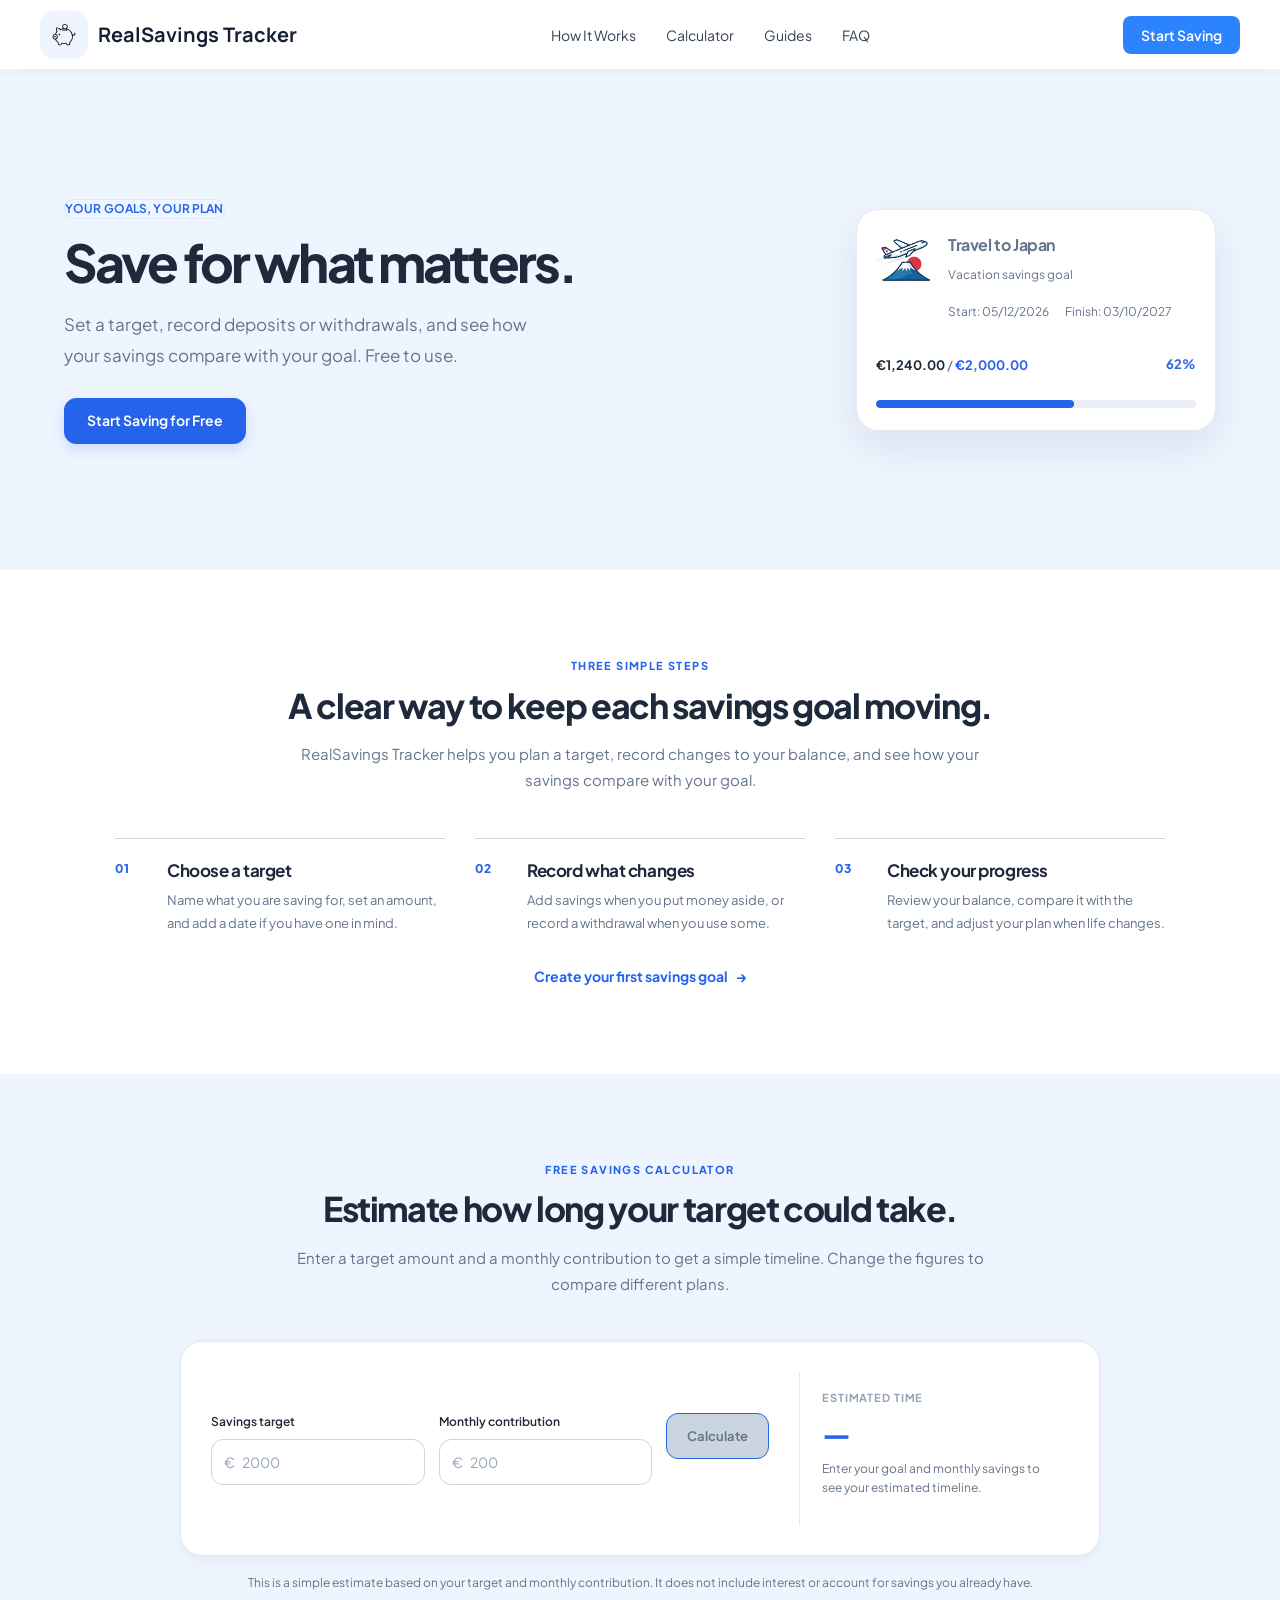
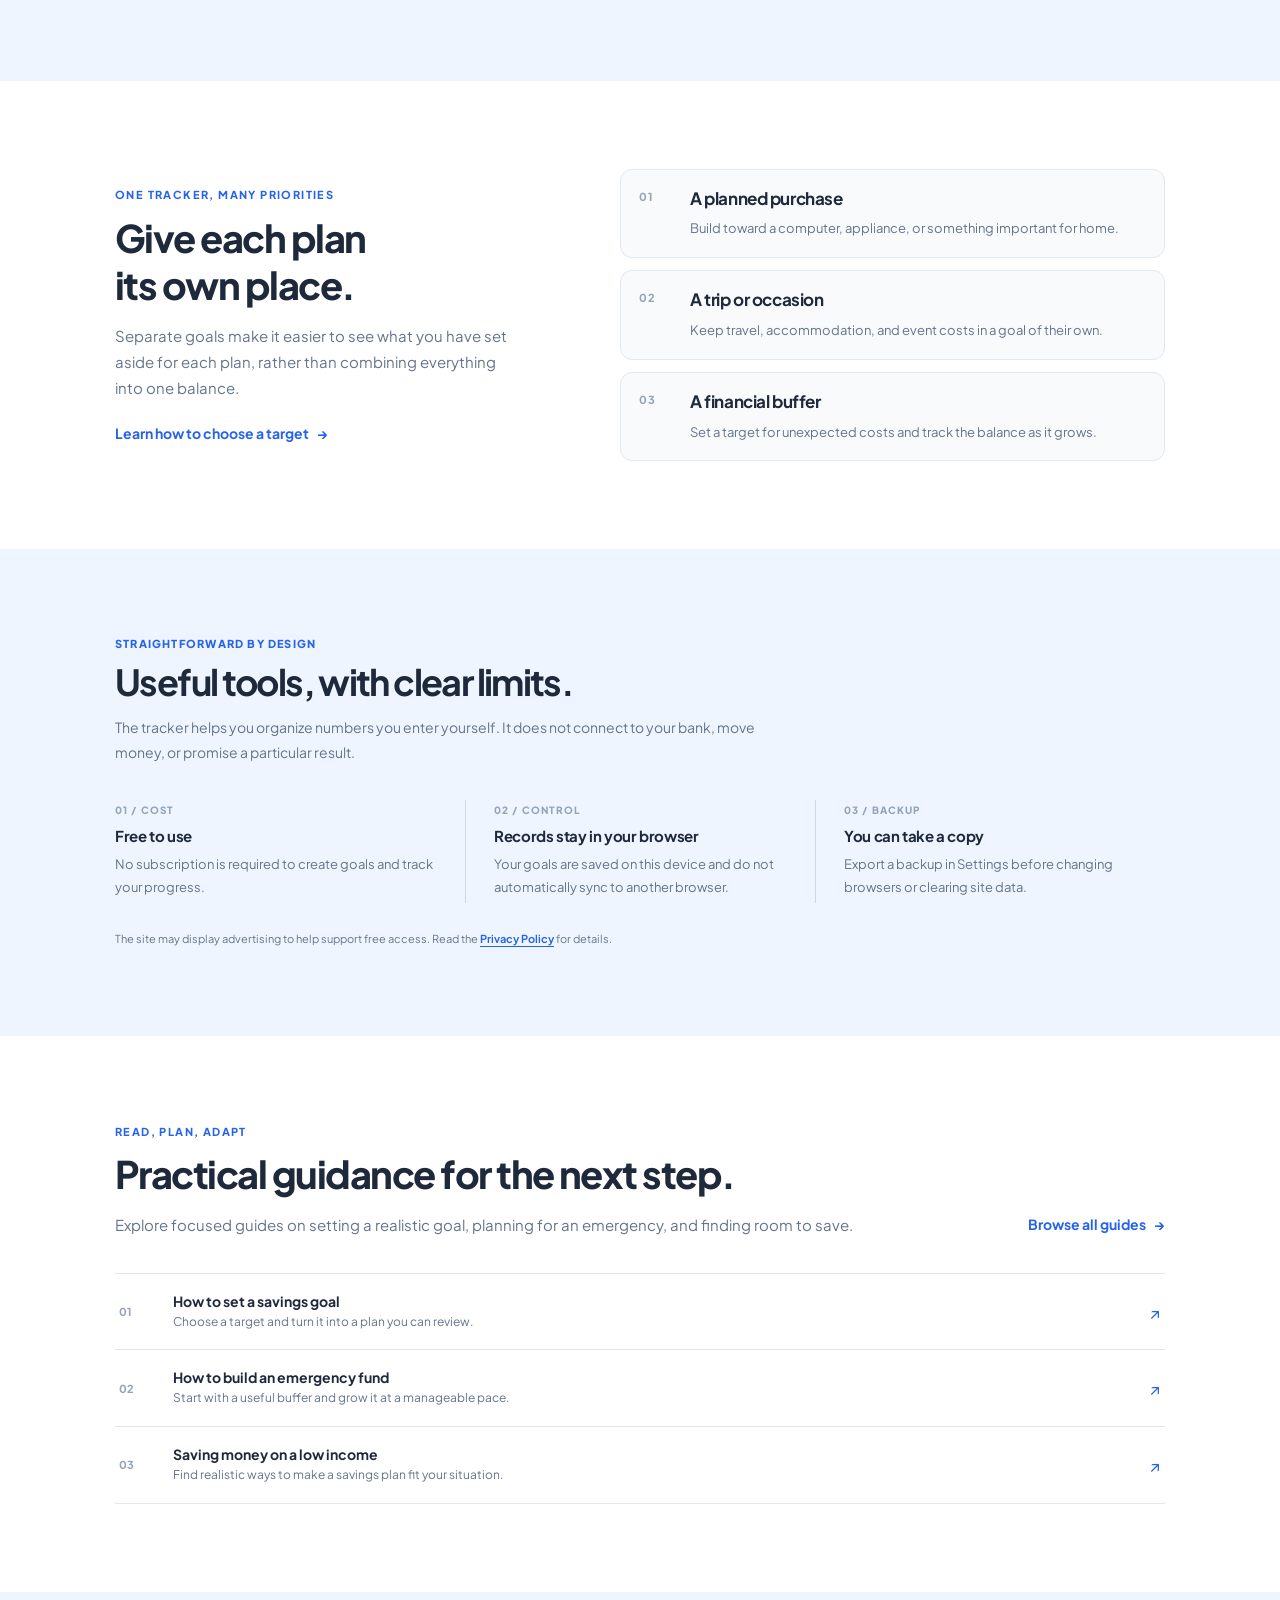
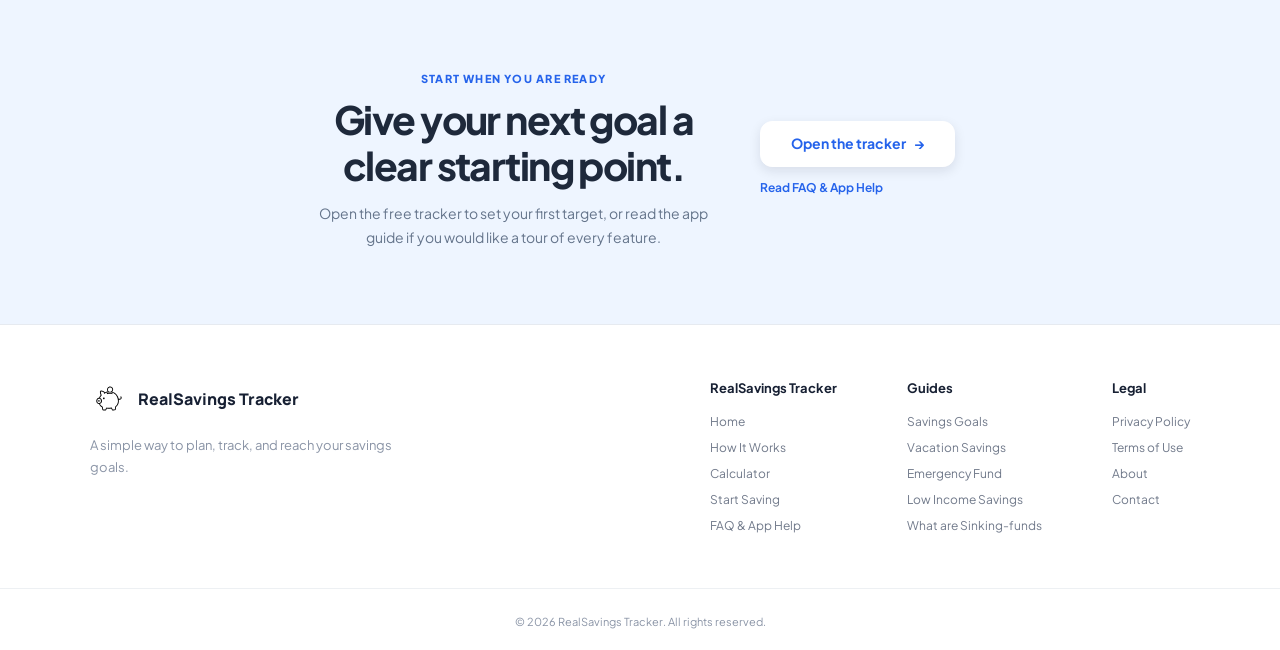
<file: index.html>
<!DOCTYPE html>
<html lang="en">
    <head>
        <meta charset="UTF-8">
        <meta name="viewport" content="width=device-width, initial-scale=1.0">
        <meta name="theme-color" content="#2563EB">

        <title>Free Savings Goal Tracker | RealSavings Tracker</title>

        <meta name="description" content="Track savings goals for free. Set targets, record deposits and withdrawals, and estimate timelines with RealSavings Tracker. Your records stay in your browser.">

        <meta name="robots" content="index, follow">
        <link rel="canonical" href="https://realsavingstracker.com/">

        <!-- OPEN GRAPH -->
        <meta property="og:title" content="RealSavings Tracker | Free Savings Goal Tracker">
        <meta property="og:description" content="Plan savings goals, record deposits and withdrawals, and review your progress with a free tracker. Your records stay in your browser.">
        <meta property="og:type" content="website">
        <meta property="og:url" content="https://realsavingstracker.com/">
        <meta property="og:image" content="https://realsavingstracker.com/assets/images/PiggyBank_Icon.svg">
        <meta property="og:site_name" content="RealSavings Tracker">

        <!-- TWITTER / X -->
        <meta name="twitter:card" content="summary">
        <meta name="twitter:title" content="RealSavings Tracker | Free Savings Goal Tracker">
        <meta name="twitter:description" content="A free savings goal tracker to plan targets, record deposits and withdrawals, and follow progress in your browser.">
        <meta name="twitter:image" content="https://realsavingstracker.com/assets/images/PiggyBank_Icon.svg">

        <!-- ADSENSE -->
        <script async
            src="https://pagead2.googlesyndication.com/pagead/js/adsbygoogle.js?client=ca-pub-4976959702384134"
            crossorigin="anonymous"></script>

        <!-- FONTS AND STYLES -->
        <link rel="icon" type="image/x-icon" href="./assets/images/favicon.ico">

        <link href="https://fonts.googleapis.com/css2?family=Inter:wght@400;500;600;700&family=Manrope:wght@400;500;600;700;800&family=Plus+Jakarta+Sans:wght@400;500;600;700;800&display=swap" rel="stylesheet">

        <link href="./assets/css/landing.css" rel="stylesheet">
        <link href="./assets/css/landing-refresh.css" rel="stylesheet">
        <link href="./assets/css/components.css" rel="stylesheet">

        <!-- STRUCTURED DATA -->
        <script type="application/ld+json">
        {
            "@context": "https://schema.org",
            "@type": "WebApplication",
            "name": "RealSavings Tracker",
            "url": "https://realsavingstracker.com/",
            "description": "A free, browser-based savings goal tracker for setting targets, recording deposits and withdrawals, and reviewing progress.",
            "applicationCategory": "FinanceApplication",
            "operatingSystem": "Any",
            "isAccessibleForFree": true
        }
        </script>


    </head>

    <body>
        <!-- HEADER -->
        <div id="header"></div>

        <main>
            <!-- HERO -->
            <section class="hero landingSection--tint">
                <div class="heroContent">
                    <span class="heroLabel">YOUR GOALS, YOUR PLAN</span>

                    <h1>Save for what matters.</h1>

                    <p>
                        Set a target, record deposits or withdrawals, and see
                        how your savings compare with your goal. Free to use.
                    </p>

                    <a href="./app.html" class="heroButton">Start Saving for Free</a>
                </div>

                <div class="heroVisual">
                    <div class="heroGoalCard">
                        <div class="heroGoalInfo">
                            <div class="heroGoalPicture">
                                <img
                                    draggable="false"
                                    src="./assets/images/travel.jpeg"
                                    alt="Airplane flying over Mount Fuji with the Japanese flag on its tail">
                            </div>

                            <div class="heroGoalDetails">
                                <p class="heroGoalTitle">Travel to Japan</p>
                                <p class="heroGoalSubtitle">Vacation savings goal</p>

                                <div class="heroGoalDates">
                                    <span id="heroGoalStartDate">Start:</span>
                                    <span id="heroGoalFinishDate">Finish:</span>
                                </div>
                            </div>
                        </div>

                        <div class="heroGoalProgressInfo">
                            <p><strong data-currency-value="1240">€1,240</strong> / <span data-currency-value="2000">€2,000</span></p>
                            <span>62%</span>
                        </div>

                        <div class="heroGoalProgressBar">
                            <div></div>
                        </div>
                    </div>
                </div>
            </section>

            <!-- HOW IT WORKS -->
            <section class="howItWorks landingSection--white" id="howItWorks">
                <div class="sectionHeading">
                    <span>THREE SIMPLE STEPS</span>
                    <h2>A clear way to keep each savings goal moving.</h2>
                    <p>
                        RealSavings Tracker helps you plan a target, record changes
                        to your balance, and see how your savings compare with your goal.
                    </p>
                </div>

                <ol class="journeySteps">
                    <li class="journeyStep">
                        <span class="journeyStepNumber">01</span>
                        <div>
                            <h3>Choose a target</h3>
                            <p>Name what you are saving for, set an amount, and add a date if you have one in mind.</p>
                        </div>
                    </li>
                    <li class="journeyStep">
                        <span class="journeyStepNumber">02</span>
                        <div>
                            <h3>Record what changes</h3>
                            <p>Add savings when you put money aside, or record a withdrawal when you use some.</p>
                        </div>
                    </li>
                    <li class="journeyStep">
                        <span class="journeyStepNumber">03</span>
                        <div>
                            <h3>Check your progress</h3>
                            <p>Review your balance, compare it with the target, and adjust your plan when life changes.</p>
                        </div>
                    </li>
                </ol>

                <div class="sectionAction">
                    <a href="./app.html" class="textActionLink">Create your first savings goal <span aria-hidden="true">→</span></a>
                </div>
            </section>

            <!-- SAVINGS CALCULATOR -->
            <section class="savingsCalculator landingSection--tint" id="savingsCalculator">
                <div class="sectionHeading">
                    <span>FREE SAVINGS CALCULATOR</span>
                    <h2>Estimate how long your target could take.</h2>
                    <p>
                        Enter a target amount and a monthly contribution to get a simple timeline.
                        Change the figures to compare different plans.
                    </p>
                </div>

                <div class="calculatorCard">
                    <div class="calculatorInputs">
                        <div class="calculatorInput">
                            <label for="calculatorTarget">Savings target</label>
                            <div class="inputWrapper">
                                <span data-currency-symbol>€</span>
                                <input type="number" id="calculatorTarget" placeholder="2000" min="0" step="0.01">
                            </div>
                        </div>

                        <div class="calculatorInput">
                            <label for="calculatorMonthly">Monthly contribution</label>
                            <div class="inputWrapper">
                                <span data-currency-symbol>€</span>
                                <input type="number" id="calculatorMonthly" placeholder="200" min="0" step="0.01">
                            </div>
                        </div>

                        <button type="button" id="calculateSavingsButton" disabled>Calculate</button>
                        <p id="calculatorError" aria-live="polite"></p>
                    </div>

                    <div class="calculatorResult" aria-live="polite">
                        <span>Estimated time</span>
                        <strong id="calculatorResultValue">—</strong>
                        <p>Enter a target and monthly amount to see an estimate.</p>
                        <p id="calculatorResultDate"></p>
                    </div>
                </div>

                <p class="calculatorNote">
                    This is a simple estimate based on your target and monthly contribution.
                    It does not include interest or account for savings you already have.
                </p>
            </section>

            <!-- EXAMPLES OF SAVINGS GOALS -->
            <section class="goalExamples landingSection--white" id="goalExamples">
                <div class="planLayout">
                    <div class="sectionHeading editorialHeading">
                        <span>ONE TRACKER, MANY PRIORITIES</span>
                        <h2>Give each plan its own place.</h2>
                        <p>
                            Separate goals make it easier to see what you have set aside
                            for each plan, rather than combining everything into one balance.
                        </p>
                        <a class="textActionLink" href="./guides/how-to-set-a-savings-goal.html">
                            Learn how to choose a target <span aria-hidden="true">→</span>
                        </a>
                    </div>

                    <ul class="savingsUseCases">
                        <li>
                            <span>01</span>
                            <div><h3>A planned purchase</h3><p>Build toward a computer, appliance, or something important for home.</p></div>
                        </li>
                        <li>
                            <span>02</span>
                            <div><h3>A trip or occasion</h3><p>Keep travel, accommodation, and event costs in a goal of their own.</p></div>
                        </li>
                        <li>
                            <span>03</span>
                            <div><h3>A financial buffer</h3><p>Set a target for unexpected costs and track the balance as it grows.</p></div>
                        </li>
                    </ul>
                </div>
            </section>

            <!-- FREE, MANUAL, LOCAL -->
            <section class="trustSection landingSection--tint" id="privacy">
                <div class="trustSectionIntro">
                    <span>STRAIGHTFORWARD BY DESIGN</span>
                    <h2>Useful tools, with clear limits.</h2>
                    <p>
                        The tracker helps you organize numbers you enter yourself.
                        It does not connect to your bank, move money, or promise a particular result.
                    </p>
                </div>

                <div class="trustFacts">
                    <article>
                        <span>01 / COST</span>
                        <h3>Free to use</h3>
                        <p>No subscription is required to create goals and track your progress.</p>
                    </article>
                    <article>
                        <span>02 / CONTROL</span>
                        <h3>Records stay in your browser</h3>
                        <p>Your goals are saved on this device and do not automatically sync to another browser.</p>
                    </article>
                    <article>
                        <span>03 / BACKUP</span>
                        <h3>You can take a copy</h3>
                        <p>Export a backup in Settings before changing browsers or clearing site data.</p>
                    </article>
                </div>

                <p class="trustFinePrint">
                    The site may display advertising to help support free access.
                    Read the <a href="./privacy.html">Privacy Policy</a> for details.
                </p>
            </section>

            <!-- SAVINGS GUIDES -->
            <section class="guideSection landingSection--white" id="savingsGuides">
                <div class="guideSectionIntro">
                    <div class="sectionHeading editorialHeading">
                        <span>READ, PLAN, ADAPT</span>
                        <h2>Practical guidance for the next step.</h2>
                        <p>
                            Explore focused guides on setting a realistic goal,
                            planning for an emergency, and finding room to save.
                        </p>
                    </div>
                    <a class="textActionLink guideIndexLink" href="./guides/">
                        Browse all guides <span aria-hidden="true">→</span>
                    </a>
                </div>

                <ul class="guideList">
                    <li>
                        <a href="./guides/how-to-set-a-savings-goal.html">
                            <span class="guideNumber">01</span>
                            <span class="guideLinkText"><strong>How to set a savings goal</strong><small>Choose a target and turn it into a plan you can review.</small></span>
                            <span class="guideArrow" aria-hidden="true">↗</span>
                        </a>
                    </li>
                    <li>
                        <a href="./guides/how-to-build-an-emergency-fund.html">
                            <span class="guideNumber">02</span>
                            <span class="guideLinkText"><strong>How to build an emergency fund</strong><small>Start with a useful buffer and grow it at a manageable pace.</small></span>
                            <span class="guideArrow" aria-hidden="true">↗</span>
                        </a>
                    </li>
                    <li>
                        <a href="./guides/how-to-save-money-on-a-low-income.html">
                            <span class="guideNumber">03</span>
                            <span class="guideLinkText"><strong>Saving money on a low income</strong><small>Find realistic ways to make a savings plan fit your situation.</small></span>
                            <span class="guideArrow" aria-hidden="true">↗</span>
                        </a>
                    </li>
                </ul>
            </section>

            <!-- APP HELP AND FINAL ACTION -->
            <section class="finalCta landingSection--tint">
                <div class="finalCtaContent">
                    <div>
                        <span>START WHEN YOU ARE READY</span>
                        <h2>Give your next goal a clear starting point.</h2>
                        <p>
                            Open the free tracker to set your first target, or read the app guide
                            if you would like a tour of every feature.
                        </p>
                    </div>
                    <div class="finalCtaActions">
                        <a href="./app.html" class="finalCtaButton">Open the tracker <span aria-hidden="true">→</span></a>
                        <a href="./faq.html">Read FAQ &amp; App Help</a>
                    </div>
                </div>
            </section>
        </main>

        <!-- FOOTER -->
        <div id="footer"></div>

        <!-- SHARED COMPONENTS AND LANDING PAGE FUNCTIONALITY -->
        <script src="./assets/script/currency.js"></script>
        <script src="./assets/script/components.js"></script>
        <script src="./assets/script/landing.js"></script>
    </body>
</html>
</file>
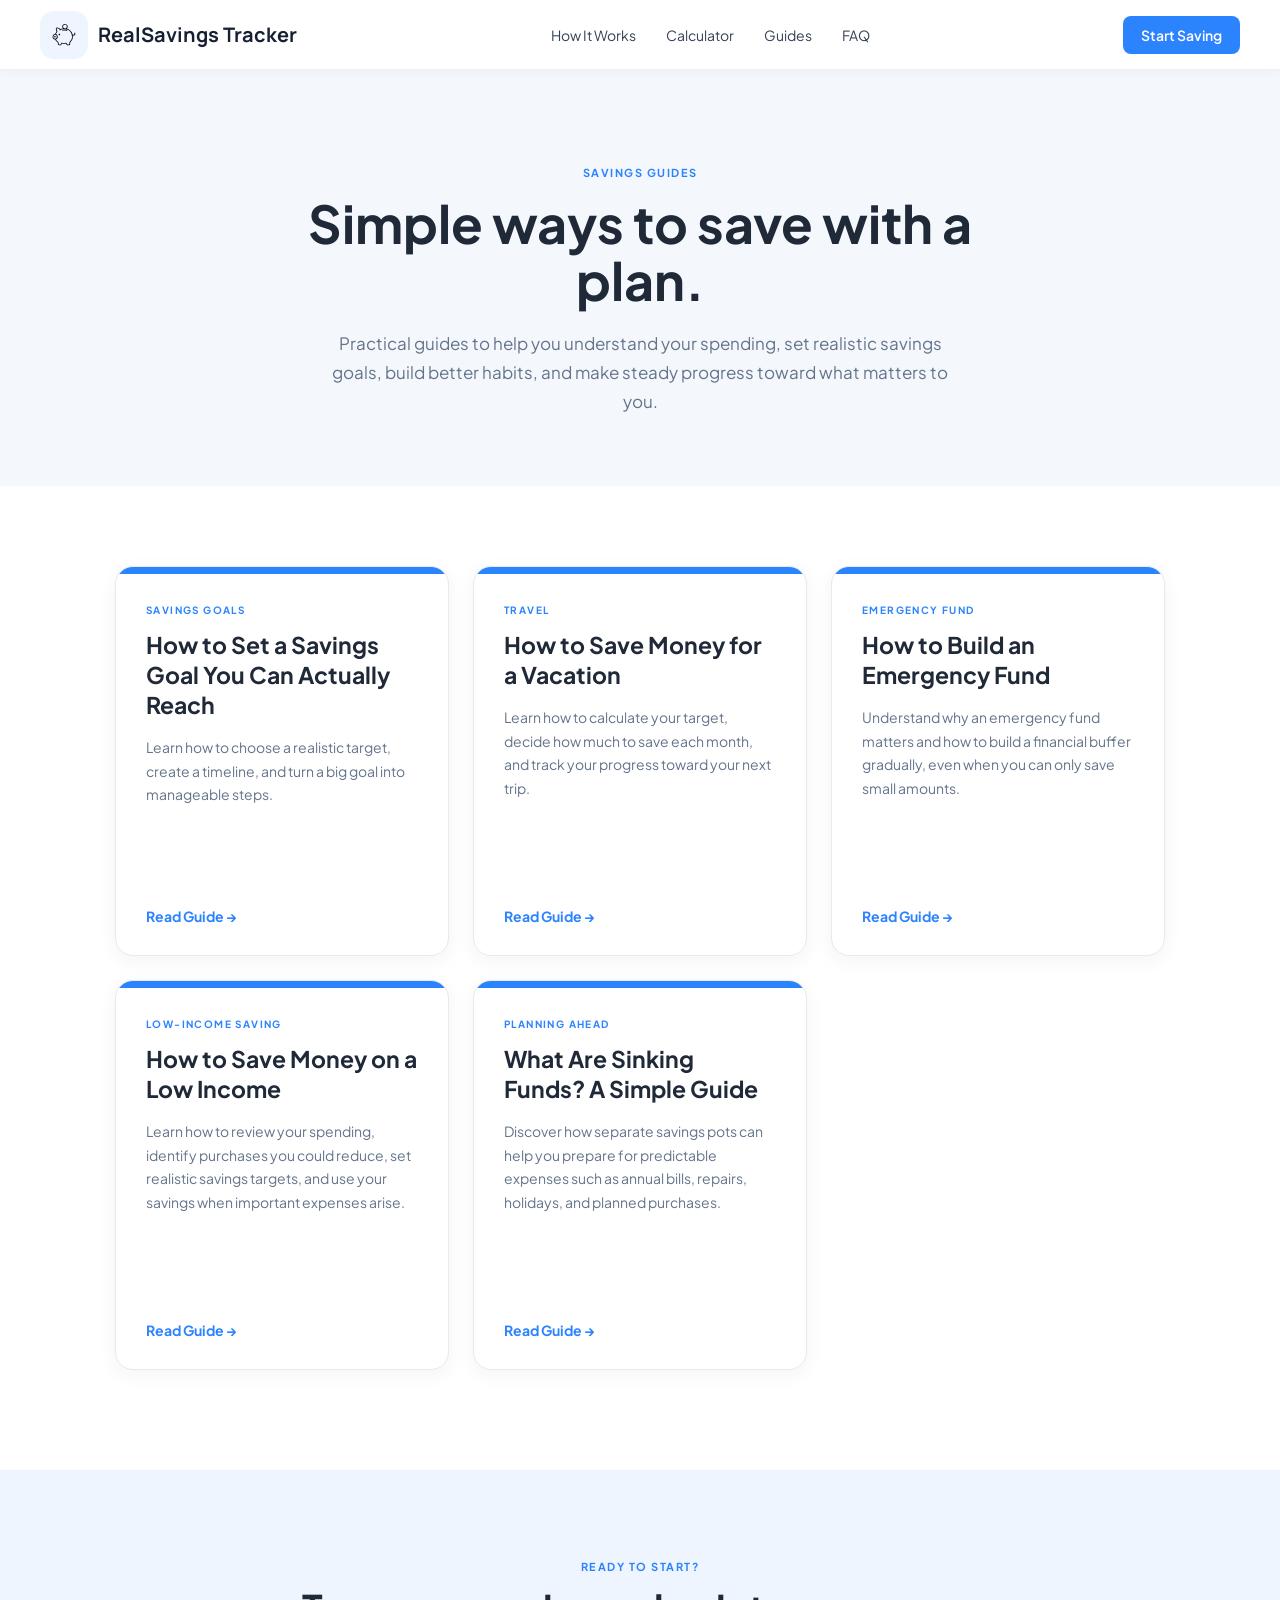
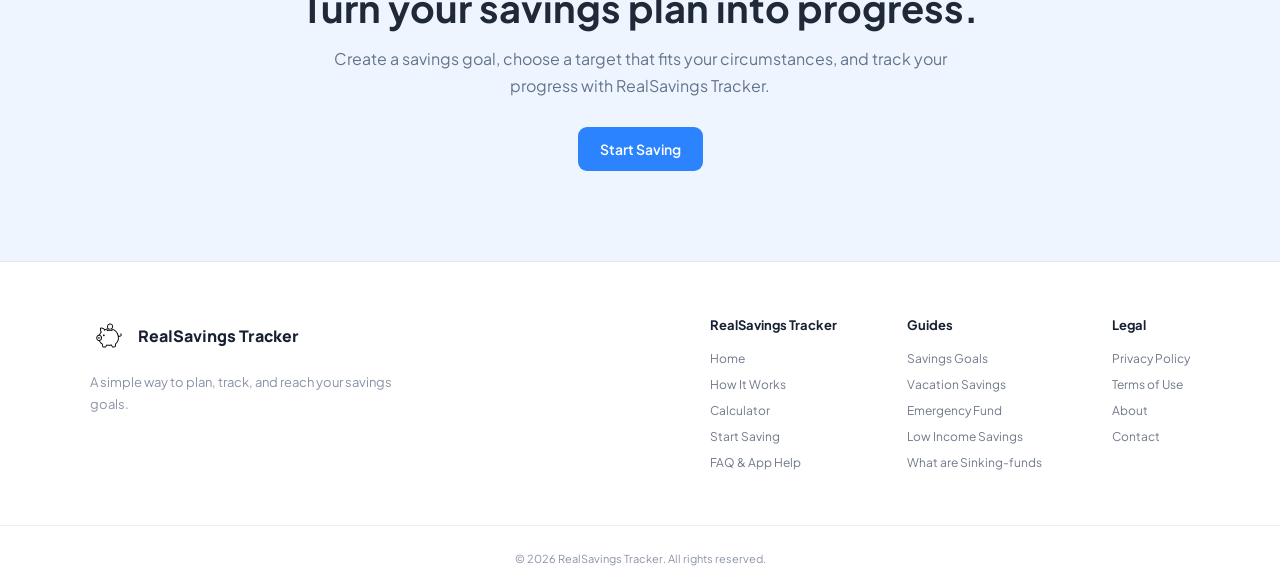
<file: guides/index.html>
<!DOCTYPE html>
<html lang="en">

<head>
    <meta charset="UTF-8">
    <meta name="viewport" content="width=device-width, initial-scale=1.0">

    <title>Savings Guides – RealSavings Tracker</title>
    <meta name="description" content="Explore practical savings guides covering realistic savings goals, vacations, emergency funds, saving on a low income, and sinking funds.">
    <meta name="robots" content="index, follow">

    <link rel="canonical" href="https://realsavingstracker.com/guides/">

    <!-- OPEN GRAPH -->
    <meta property="og:title" content="Savings Guides – RealSavings Tracker">
    <meta property="og:description" content="Practical guides to help you set savings goals, manage your money, prepare for unexpected costs, and build better saving habits.">
    <meta property="og:type" content="website">
    <meta property="og:url" content="https://realsavingstracker.com/guides/">

    <!-- TWITTER / X -->
    <meta name="twitter:card" content="summary">
    <meta name="twitter:title" content="Savings Guides – RealSavings Tracker">
    <meta name="twitter:description" content="Learn practical ways to save money, plan for future expenses, and reach your savings goals.">

    <link rel="icon" type="image/x-icon" href="../assets/images/favicon.ico">

    <link href="../assets/css/guides.css" rel="stylesheet">
    <link href="../assets/css/components.css" rel="stylesheet">

    <link href="https://fonts.googleapis.com/css2?family=Inter:wght@400;500;600;700&family=Manrope:wght@400;500;600;700;800&family=Plus+Jakarta+Sans:wght@400;500;600;700;800&display=swap" rel="stylesheet">
</head>

<body>

    <!-- HEADER -->
    <div id="header"></div>


    <!-- MAIN CONTENT -->
    <main>

        <!-- HERO -->
        <section class="guidesHero">
            <span class="sectionLabel">SAVINGS GUIDES</span>

            <h1>Simple ways to save with a plan.</h1>

            <p>
                Practical guides to help you understand your spending,
                set realistic savings goals, build better habits, and
                make steady progress toward what matters to you.
            </p>
        </section>


        <!-- GUIDES -->
        <section class="guidesSection">

            <div class="guidesGrid">

                <!-- GUIDE 1 -->
                <article class="guideCard">
                    <div class="guideCardContent">

                        <span class="guideCategory">SAVINGS GOALS</span>

                        <h2>How to Set a Savings Goal You Can Actually Reach</h2>

                        <p>
                            Learn how to choose a realistic target, create
                            a timeline, and turn a big goal into manageable
                            steps.
                        </p>

                        <a href="./how-to-set-a-savings-goal.html">Read Guide →</a>

                    </div>
                </article>


                <!-- GUIDE 2 -->
                <article class="guideCard">
                    <div class="guideCardContent">

                        <span class="guideCategory">TRAVEL</span>

                        <h2>How to Save Money for a Vacation</h2>

                        <p>
                            Learn how to calculate your target, decide
                            how much to save each month, and track your
                            progress toward your next trip.
                        </p>

                        <a href="./how-to-save-for-a-vacation.html">Read Guide →</a>

                    </div>
                </article>


                <!-- GUIDE 3 -->
                <article class="guideCard">
                    <div class="guideCardContent">

                        <span class="guideCategory">EMERGENCY FUND</span>

                        <h2>How to Build an Emergency Fund</h2>

                        <p>
                            Understand why an emergency fund matters
                            and how to build a financial buffer gradually,
                            even when you can only save small amounts.
                        </p>

                        <a href="./how-to-build-an-emergency-fund.html">Read Guide →</a>

                    </div>
                </article>


                <!-- GUIDE 4 -->
                <article class="guideCard">
                    <div class="guideCardContent">

                        <span class="guideCategory">LOW-INCOME SAVING</span>

                        <h2>How to Save Money on a Low Income</h2>

                        <p>
                            Learn how to review your spending, identify
                            purchases you could reduce, set realistic
                            savings targets, and use your savings when
                            important expenses arise.
                        </p>

                        <a href="./how-to-save-money-on-a-low-income.html">Read Guide →</a>

                    </div>
                </article>


                <!-- GUIDE 5 -->
                <article class="guideCard">
                    <div class="guideCardContent">

                        <span class="guideCategory">PLANNING AHEAD</span>

                        <h2>What Are Sinking Funds? A Simple Guide</h2>

                        <p>
                            Discover how separate savings pots can help
                            you prepare for predictable expenses such as
                            annual bills, repairs, holidays, and planned
                            purchases.
                        </p>

                        <a href="./what-are-sinking-funds.html">Read Guide →</a>

                    </div>
                </article>

            </div>

        </section>


        <!-- CTA -->
        <section class="guidesCta">
            <div>

                <span>READY TO START?</span>

                <h2>Turn your savings plan into progress.</h2>

                <p>
                    Create a savings goal, choose a target that fits
                    your circumstances, and track your progress with
                    RealSavings Tracker.
                </p>

                <a href="../app.html">Start Saving</a>

            </div>
        </section>

    </main>


    <!-- FOOTER -->
    <div id="footer"></div>

    <script src="../assets/script/components.js"></script>

</body>
</html>
</file>
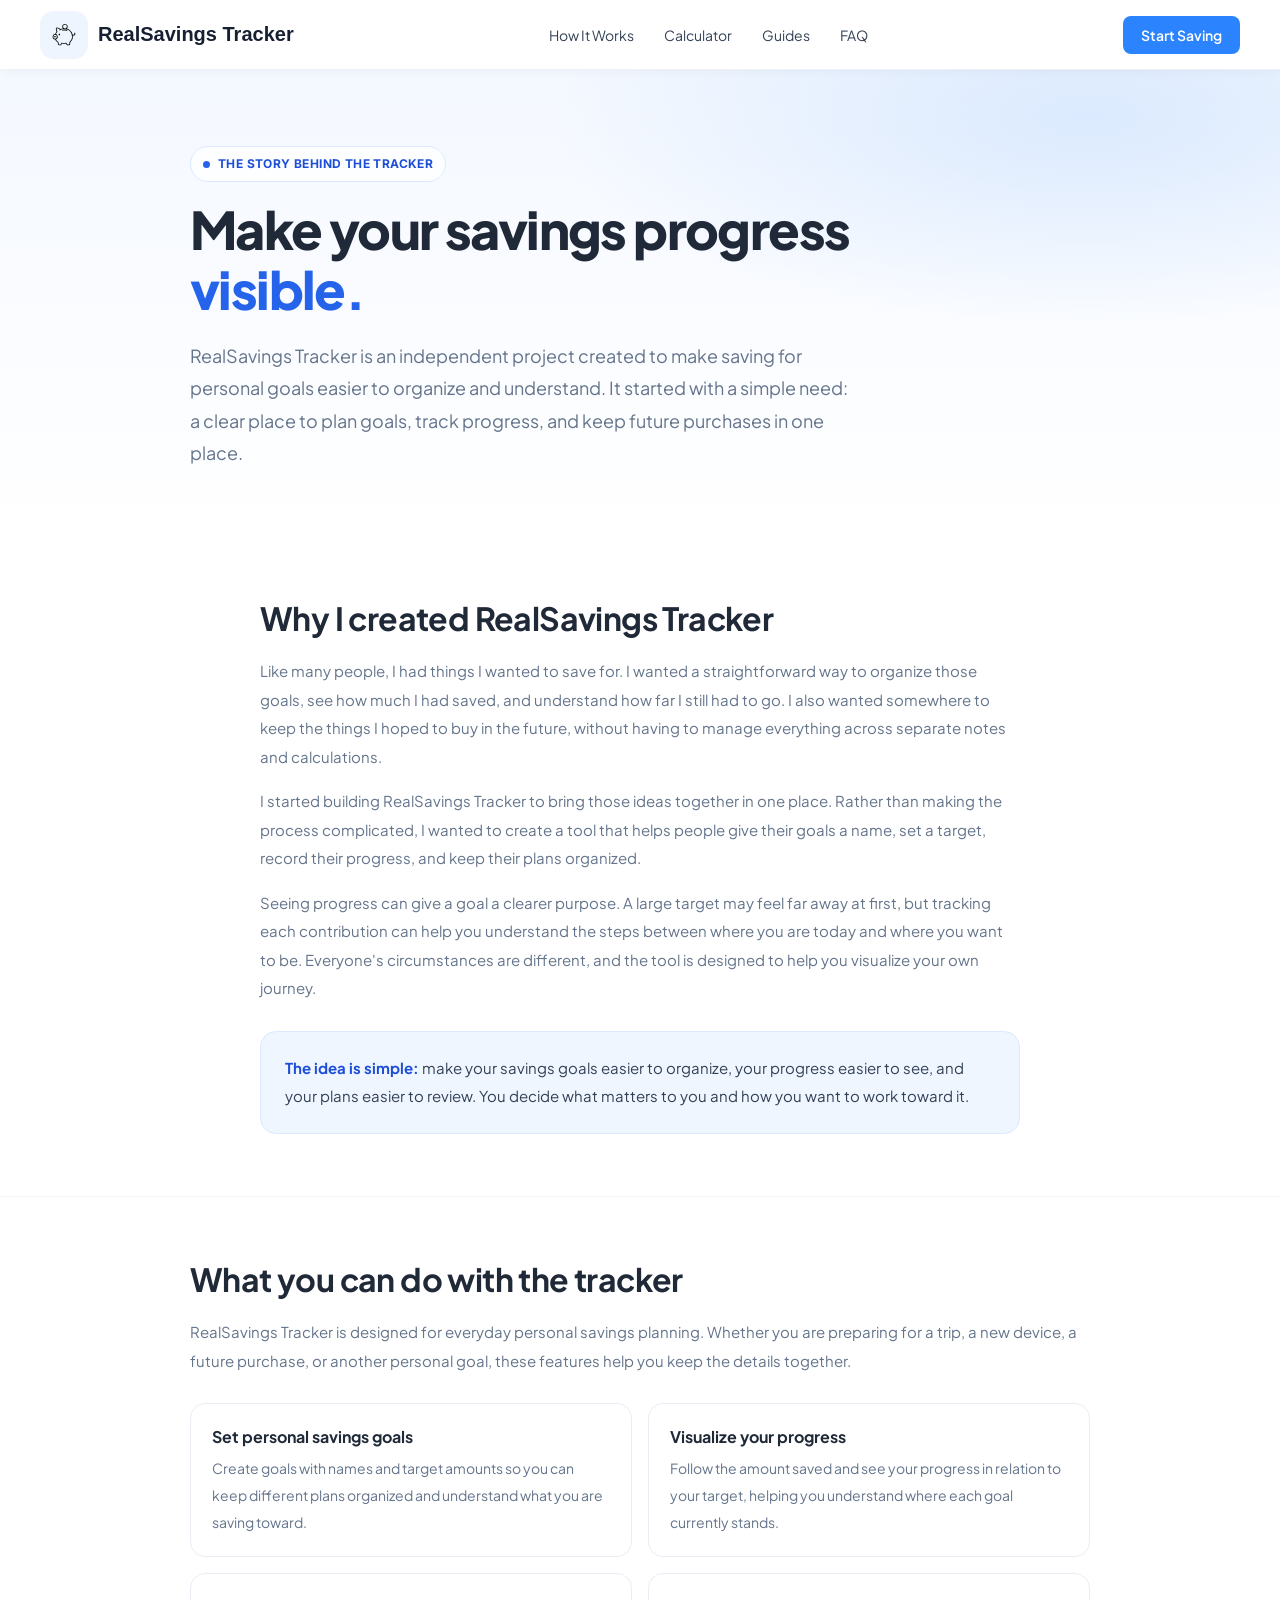
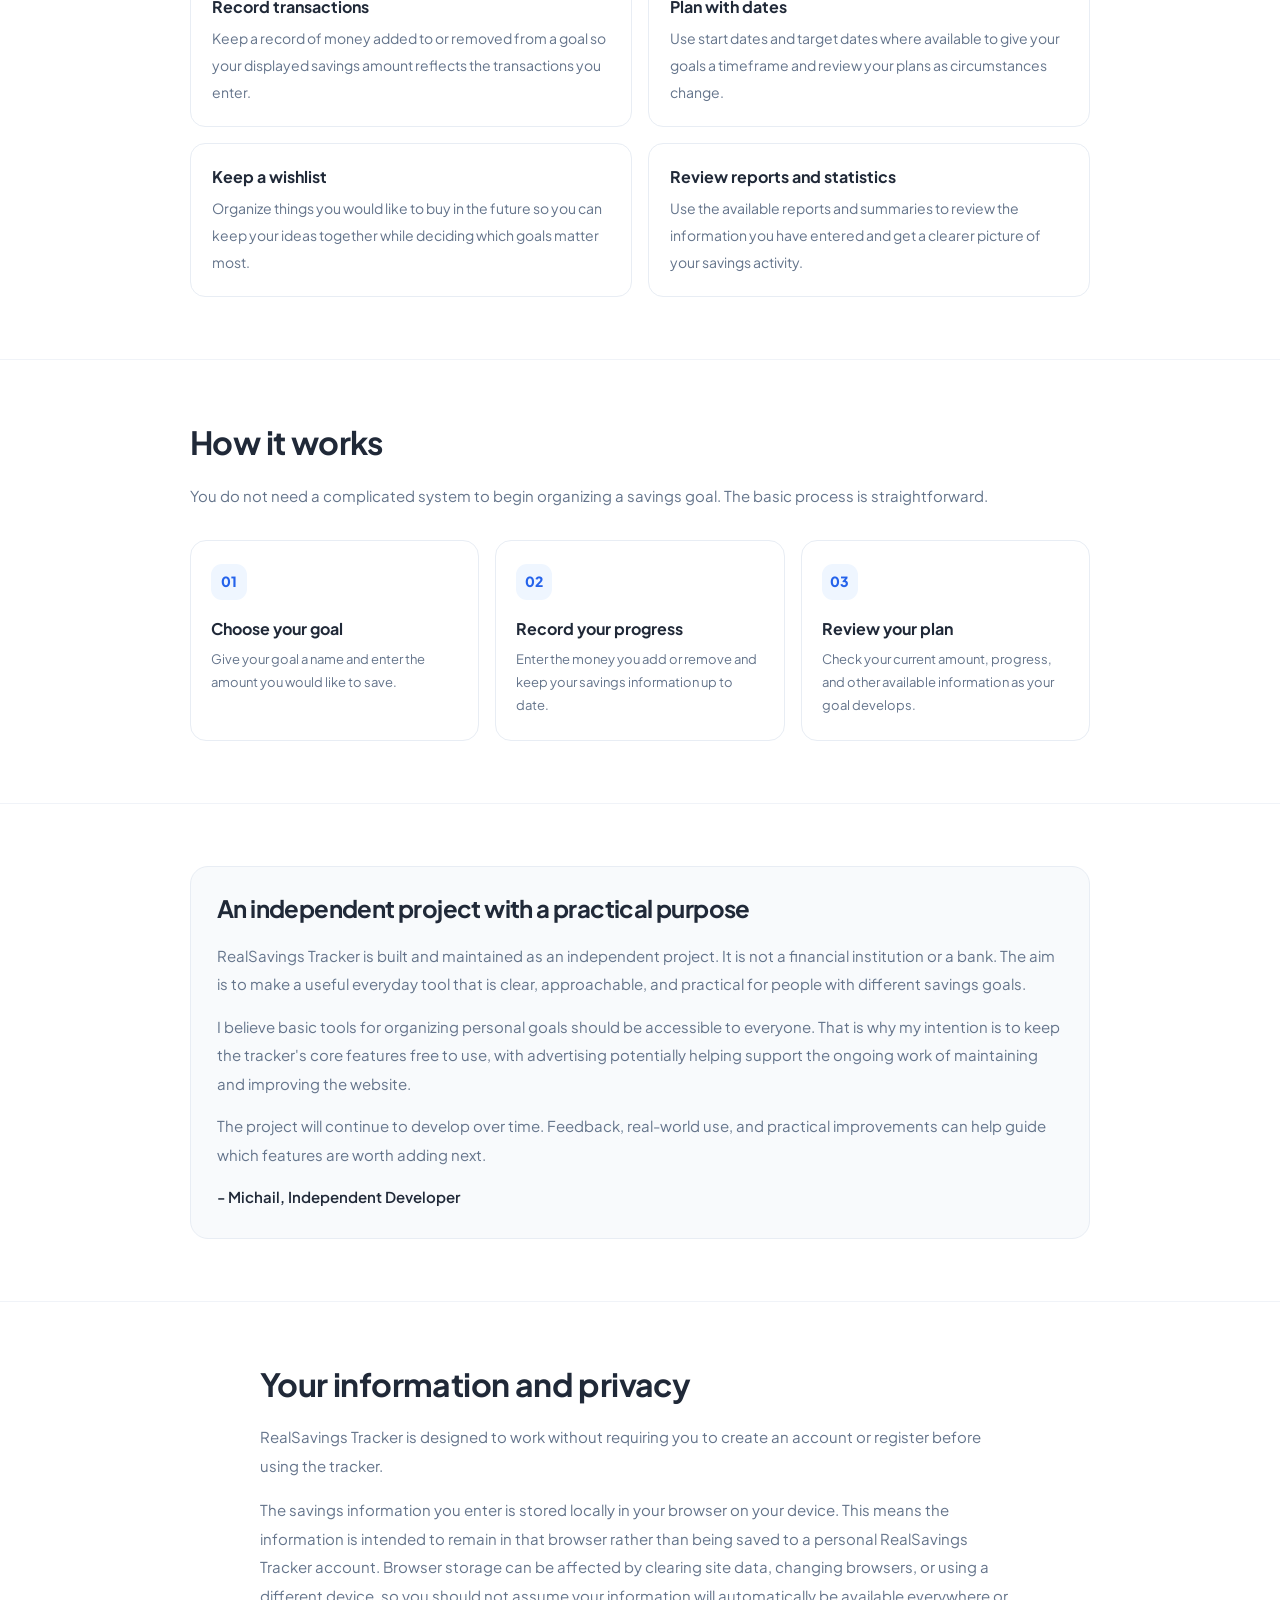
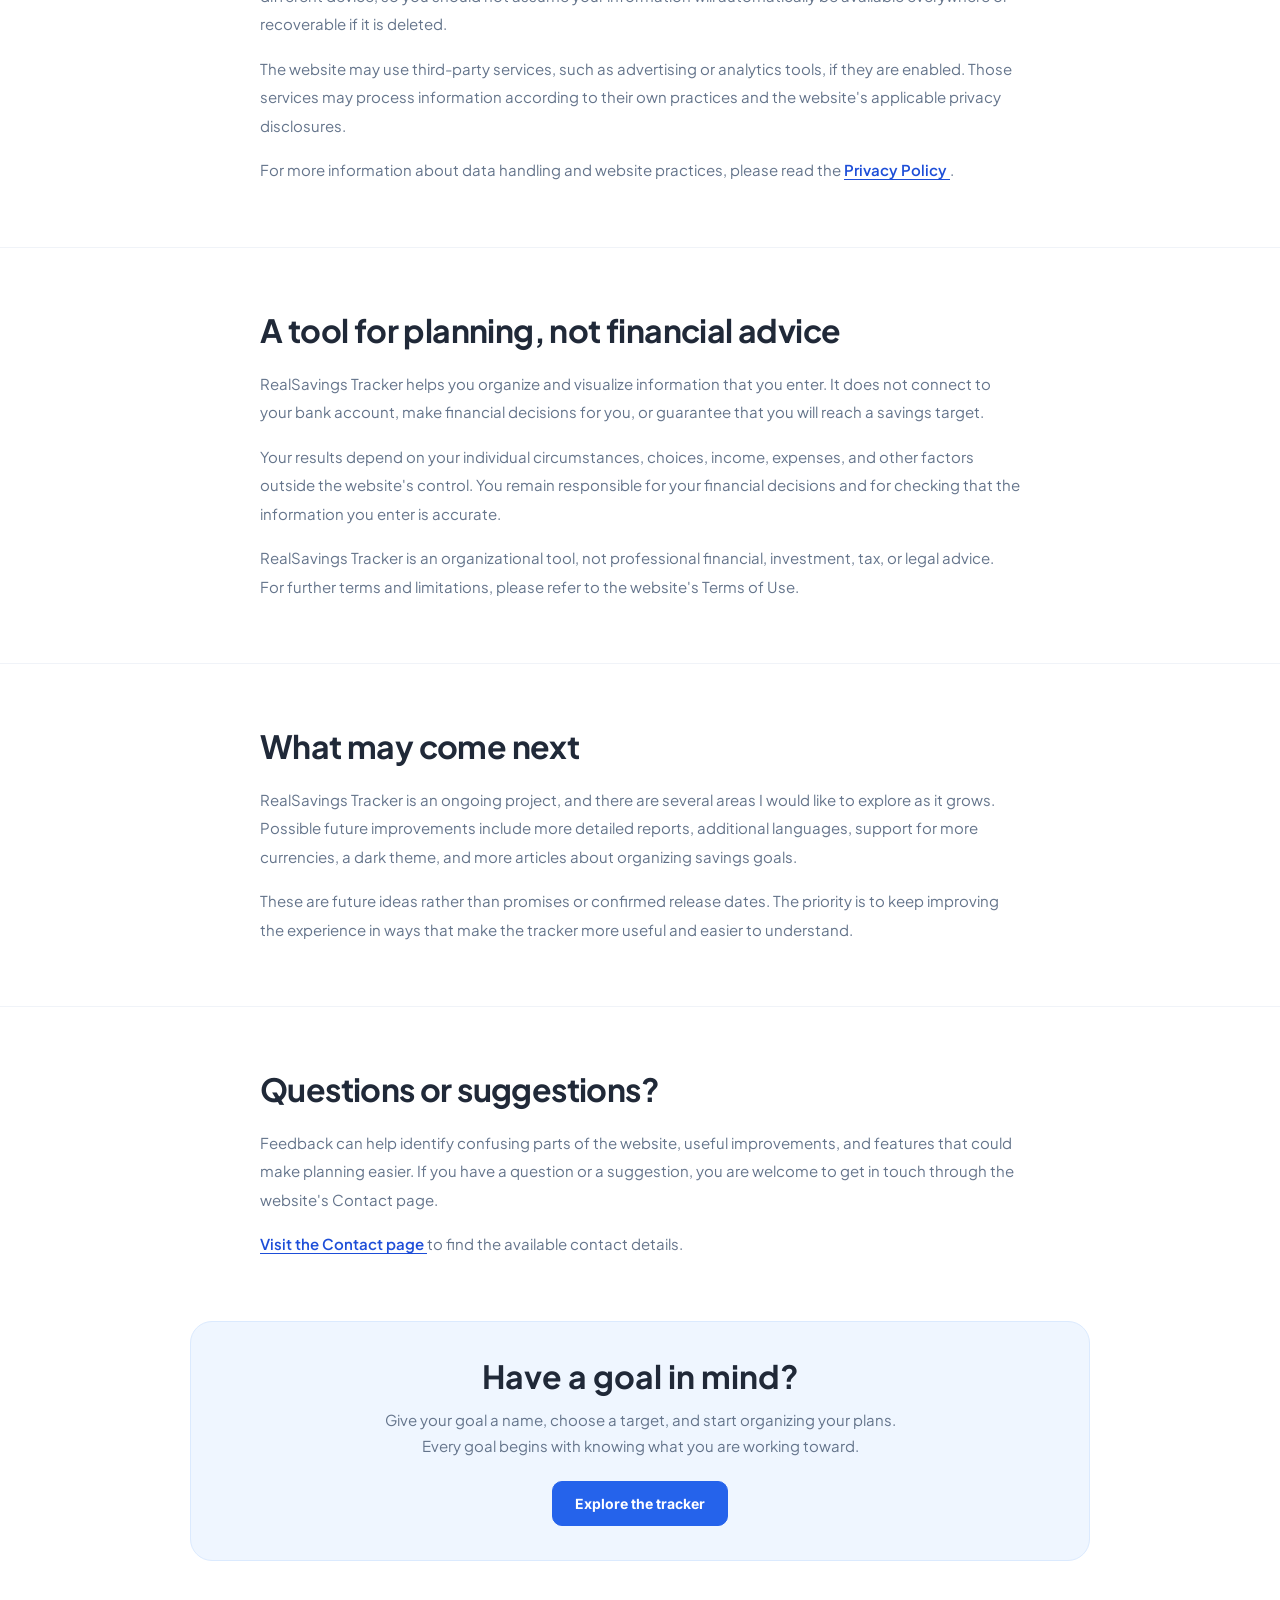
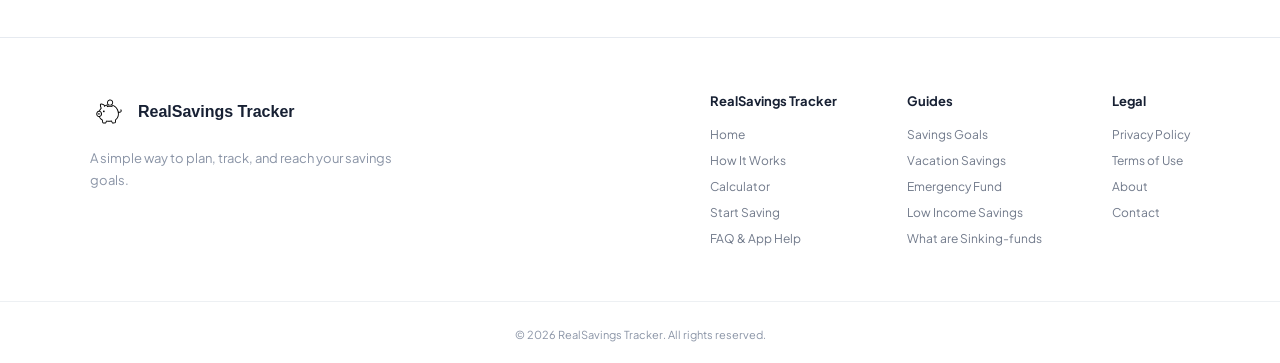
<file: about.html>
<!DOCTYPE html>
<html lang="en">
<head>
    <meta charset="UTF-8">
    <meta name="viewport" content="width=device-width, initial-scale=1.0">

    <title>About RealSavings Tracker | Our Story and Purpose</title>
    <meta name="description" content="Discover why RealSavings Tracker was created: a free, independent savings tracker to help you organize financial goals, visualize progress, and manage your wishlist.">
    <meta name="robots" content="index, follow">
    <link rel="canonical" href="https://realsavingstracker.com/about.html">

    <meta property="og:type" content="website">
    <meta property="og:site_name" content="RealSavings Tracker">
    <meta property="og:title" content="About RealSavings Tracker">
    <meta property="og:description" content="The story behind RealSavings Tracker, an independent project designed to make personal savings goals easier to organize and follow.">
    <meta property="og:url" content="https://realsavingstracker.com/about.html">

    <meta name="twitter:card" content="summary">
    <meta name="twitter:title" content="About RealSavings Tracker">
    <meta name="twitter:description" content="Learn why RealSavings Tracker was created and how it can help you visualize your savings goals.">

    <link rel="icon" type="image/x-icon" href="./assets/images/favicon.ico">
    <link href="./assets/css/components.css" rel="stylesheet">
    <link href="https://fonts.googleapis.com/css2?family=Inter:wght@400;500;600;700&family=Plus+Jakarta+Sans:wght@400;500;600;700;800&display=swap" rel="stylesheet">

    <style>
        :root {
            --about-blue: #2563eb;
            --about-blue-dark: #1d4ed8;
            --about-blue-light: #eff6ff;
            --about-blue-border: #dbeafe;
            --about-text: #202938;
            --about-muted: #64748b;
            --about-background: #f8fafc;
            --about-white: #ffffff;
            --about-border: #e8edf4;
        }

        .aboutPage,
        .aboutPage * {
            box-sizing: border-box;
        }

        .aboutPage {
            font-family: "Plus Jakarta Sans", "Inter", Arial, sans-serif;
            color: var(--about-text);
            background: var(--about-white);
            line-height: 1.7;
        }

        .aboutContainer {
            width: min(100% - 40px, 900px);
            margin: 0 auto;
        }

        .aboutIntro {
            padding: 76px 0 66px;
            background:
                radial-gradient(ellipse at 85% 10%, #dbeafe 0, transparent 35%),
                linear-gradient(180deg, #f4f8ff 0%, #ffffff 100%);
        }

        .aboutEyebrow {
            display: inline-flex;
            align-items: center;
            gap: 8px;
            margin-bottom: 18px;
            padding: 7px 12px;
            border: 1px solid var(--about-blue-border);
            border-radius: 999px;
            background: rgba(255, 255, 255, 0.8);
            color: var(--about-blue-dark);
            font-family: "Inter", Arial, sans-serif;
            font-size: 12px;
            font-weight: 700;
            letter-spacing: 0.4px;
        }

        .aboutEyebrow::before {
            content: "";
            width: 7px;
            height: 7px;
            border-radius: 50%;
            background: var(--about-blue);
        }

        .aboutIntro h1 {
            max-width: 720px;
            margin: 0 0 20px;
            font-size: clamp(34px, 5vw, 52px);
            line-height: 1.15;
            letter-spacing: -1.6px;
            font-weight: 800;
        }

        .aboutIntro h1 span {
            color: var(--about-blue);
        }

        .aboutLead {
            max-width: 660px;
            margin: 0;
            color: var(--about-muted);
            font-size: 18px;
            line-height: 1.8;
        }

        .aboutSection {
            padding: 62px 0;
        }

        .aboutSection + .aboutSection {
            border-top: 1px solid #f0f3f8;
        }

        .aboutSection h2 {
            margin: 0 0 18px;
            font-size: clamp(25px, 3vw, 32px);
            line-height: 1.3;
            letter-spacing: -0.6px;
        }

        .aboutSection p {
            margin: 0 0 16px;
            color: var(--about-muted);
            font-size: 15px;
            line-height: 1.9;
        }

        .aboutSection p:last-child {
            margin-bottom: 0;
        }

        .aboutStory {
            max-width: 760px;
        }

        .aboutCallout {
            margin-top: 28px;
            padding: 22px 24px;
            border: 1px solid var(--about-blue-border);
            border-radius: 16px;
            background: var(--about-blue-light);
        }

        .aboutCallout p {
            color: #334155;
        }

        .aboutCallout strong {
            color: var(--about-blue-dark);
        }

        .aboutSteps {
            display: grid;
            grid-template-columns: repeat(3, minmax(0, 1fr));
            gap: 16px;
            margin-top: 30px;
        }

        .aboutStep {
            padding: 23px 20px;
            border: 1px solid var(--about-border);
            border-radius: 16px;
            background: var(--about-white);
        }

        .aboutStepNumber {
            display: flex;
            align-items: center;
            justify-content: center;
            width: 36px;
            height: 36px;
            margin-bottom: 17px;
            border-radius: 11px;
            background: var(--about-blue-light);
            color: var(--about-blue);
            font-size: 14px;
            font-weight: 800;
        }

        .aboutStep h3 {
            margin: 0 0 8px;
            font-size: 16px;
            line-height: 1.45;
        }

        .aboutStep p {
            margin: 0;
            font-size: 13px;
            line-height: 1.75;
        }

        .aboutFeatureList {
            display: grid;
            grid-template-columns: repeat(2, minmax(0, 1fr));
            gap: 16px;
            margin-top: 28px;
        }

        .aboutFeature {
            padding: 21px;
            border: 1px solid var(--about-border);
            border-radius: 15px;
            background: #ffffff;
        }

        .aboutFeature h3 {
            margin: 0 0 7px;
            font-size: 16px;
            line-height: 1.45;
        }

        .aboutFeature p {
            margin: 0;
            font-size: 14px;
        }

        .aboutIndie {
            padding: 26px;
            border: 1px solid var(--about-border);
            border-radius: 18px;
            background: var(--about-background);
        }

        .aboutIndie h2 {
            font-size: 24px;
        }

        .aboutIndie p {
            margin-bottom: 14px;
        }

        .aboutIndie p:last-child {
            margin-bottom: 0;
        }

        .aboutSignoff {
            margin-top: 22px;
            color: var(--about-text) !important;
            font-weight: 600;
        }

        .aboutClosing {
            padding: 0 0 76px;
        }

        .aboutClosingCard {
            padding: 34px;
            border: 1px solid var(--about-blue-border);
            border-radius: 22px;
            background: var(--about-blue-light);
            text-align: center;
        }

        .aboutClosingCard h2 {
            margin: 0 0 10px;
            font-size: clamp(24px, 4vw, 32px);
            line-height: 1.3;
        }

        .aboutClosingCard p {
            max-width: 530px;
            margin: 0 auto 23px;
            color: var(--about-muted);
            font-size: 15px;
        }

        .aboutButton {
            display: inline-flex;
            align-items: center;
            justify-content: center;
            min-height: 45px;
            padding: 0 22px;
            border: 1px solid var(--about-blue);
            border-radius: 10px;
            background: var(--about-blue);
            color: #ffffff;
            font-family: "Inter", Arial, sans-serif;
            font-size: 14px;
            font-weight: 700;
            text-decoration: none;
            transition: background-color 0.2s ease, transform 0.2s ease;
        }

        .aboutButton:hover {
            background: var(--about-blue-dark);
            transform: translateY(-1px);
        }

        .aboutButton:focus-visible {
            outline: 3px solid #93c5fd;
            outline-offset: 3px;
        }

        .aboutTextLink {
            color: var(--about-blue-dark);
            font-weight: 600;
            text-decoration: underline;
            text-underline-offset: 3px;
        }

        .aboutTextLink:hover {
            color: var(--about-blue);
        }

        @media (max-width: 700px) {
            .aboutIntro {
                padding: 56px 0 48px;
            }

            .aboutLead {
                font-size: 16px;
            }

            .aboutSection {
                padding: 46px 0;
            }

            .aboutSteps,
            .aboutFeatureList {
                grid-template-columns: 1fr;
            }

            .aboutStep {
                padding: 21px;
            }

            .aboutClosing {
                padding-bottom: 55px;
            }

            .aboutClosingCard {
                padding: 28px 20px;
            }

            .aboutIndie {
                padding: 22px;
            }
        }

        @media (prefers-reduced-motion: reduce) {
            .aboutButton {
                transition: none;
            }

            .aboutButton:hover {
                transform: none;
            }
        }
    </style>
</head>

<body>
    <div id="header"></div>

    <main class="aboutPage">
        <section class="aboutIntro">
            <div class="aboutContainer">
                <span class="aboutEyebrow">THE STORY BEHIND THE TRACKER</span>

                <h1>Make your savings progress <span>visible.</span></h1>

                <p class="aboutLead">
                    RealSavings Tracker is an independent project created to
                    make saving for personal goals easier to organize and
                    understand. It started with a simple need: a clear place
                    to plan goals, track progress, and keep future purchases
                    in one place.
                </p>
            </div>
        </section>

        <section class="aboutSection">
            <div class="aboutContainer aboutStory">
                <h2>Why I created RealSavings Tracker</h2>

                <p>
                    Like many people, I had things I wanted to save for.
                    I wanted a straightforward way to organize those goals,
                    see how much I had saved, and understand how far I still
                    had to go. I also wanted somewhere to keep the things
                    I hoped to buy in the future, without having to manage
                    everything across separate notes and calculations.
                </p>

                <p>
                    I started building RealSavings Tracker to bring those
                    ideas together in one place. Rather than making the
                    process complicated, I wanted to create a tool that
                    helps people give their goals a name, set a target,
                    record their progress, and keep their plans organized.
                </p>

                <p>
                    Seeing progress can give a goal a clearer purpose.
                    A large target may feel far away at first, but tracking
                    each contribution can help you understand the steps
                    between where you are today and where you want to be.
                    Everyone's circumstances are different, and the tool
                    is designed to help you visualize your own journey.
                </p>

                <div class="aboutCallout">
                    <p>
                        <strong>The idea is simple:</strong> make your
                        savings goals easier to organize, your progress
                        easier to see, and your plans easier to review.
                        You decide what matters to you and how you want
                        to work toward it.
                    </p>
                </div>
            </div>
        </section>

        <section class="aboutSection">
            <div class="aboutContainer">
                <h2>What you can do with the tracker</h2>

                <p>
                    RealSavings Tracker is designed for everyday personal
                    savings planning. Whether you are preparing for a trip,
                    a new device, a future purchase, or another personal
                    goal, these features help you keep the details together.
                </p>

                <div class="aboutFeatureList">
                    <article class="aboutFeature">
                        <h3>Set personal savings goals</h3>
                        <p>
                            Create goals with names and target amounts so
                            you can keep different plans organized and
                            understand what you are saving toward.
                        </p>
                    </article>

                    <article class="aboutFeature">
                        <h3>Visualize your progress</h3>
                        <p>
                            Follow the amount saved and see your progress
                            in relation to your target, helping you
                            understand where each goal currently stands.
                        </p>
                    </article>

                    <article class="aboutFeature">
                        <h3>Record transactions</h3>
                        <p>
                            Keep a record of money added to or removed from
                            a goal so your displayed savings amount reflects
                            the transactions you enter.
                        </p>
                    </article>

                    <article class="aboutFeature">
                        <h3>Plan with dates</h3>
                        <p>
                            Use start dates and target dates where available
                            to give your goals a timeframe and review your
                            plans as circumstances change.
                        </p>
                    </article>

                    <article class="aboutFeature">
                        <h3>Keep a wishlist</h3>
                        <p>
                            Organize things you would like to buy in the
                            future so you can keep your ideas together
                            while deciding which goals matter most.
                        </p>
                    </article>

                    <article class="aboutFeature">
                        <h3>Review reports and statistics</h3>
                        <p>
                            Use the available reports and summaries to
                            review the information you have entered and
                            get a clearer picture of your savings activity.
                        </p>
                    </article>
                </div>
            </div>
        </section>

        <section class="aboutSection">
            <div class="aboutContainer">
                <h2>How it works</h2>

                <p>
                    You do not need a complicated system to begin organizing
                    a savings goal. The basic process is straightforward.
                </p>

                <div class="aboutSteps">
                    <article class="aboutStep">
                        <div class="aboutStepNumber">01</div>
                        <h3>Choose your goal</h3>
                        <p>
                            Give your goal a name and enter the amount you
                            would like to save.
                        </p>
                    </article>

                    <article class="aboutStep">
                        <div class="aboutStepNumber">02</div>
                        <h3>Record your progress</h3>
                        <p>
                            Enter the money you add or remove and keep
                            your savings information up to date.
                        </p>
                    </article>

                    <article class="aboutStep">
                        <div class="aboutStepNumber">03</div>
                        <h3>Review your plan</h3>
                        <p>
                            Check your current amount, progress, and other
                            available information as your goal develops.
                        </p>
                    </article>
                </div>
            </div>
        </section>

        <section class="aboutSection">
            <div class="aboutContainer">
                <div class="aboutIndie">
                    <h2>An independent project with a practical purpose</h2>

                    <p>
                        RealSavings Tracker is built and maintained as an
                        independent project. It is not a financial
                        institution or a bank. The aim is to make a useful
                        everyday tool that is clear, approachable, and
                        practical for people with different savings goals.
                    </p>

                    <p>
                        I believe basic tools for organizing personal goals
                        should be accessible to everyone. That is why my
                        intention is to keep the tracker's core features
                        free to use, with advertising potentially helping
                        support the ongoing work of maintaining and
                        improving the website.
                    </p>

                    <p>
                        The project will continue to develop over time.
                        Feedback, real-world use, and practical improvements
                        can help guide which features are worth adding next.
                    </p>

                    <p class="aboutSignoff">
                        - Michail, Independent Developer
                    </p>
                </div>
            </div>
        </section>

        <section class="aboutSection">
            <div class="aboutContainer aboutStory">
                <h2>Your information and privacy</h2>

                <p>
                    RealSavings Tracker is designed to work without
                    requiring you to create an account or register before
                    using the tracker.
                </p>

                <p>
                    The savings information you enter is stored locally
                    in your browser on your device. This means the
                    information is intended to remain in that browser
                    rather than being saved to a personal RealSavings
                    Tracker account. Browser storage can be affected by
                    clearing site data, changing browsers, or using a
                    different device, so you should not assume your
                    information will automatically be available
                    everywhere or recoverable if it is deleted.
                </p>

                <p>
                    The website may use third-party services, such as
                    advertising or analytics tools, if they are enabled.
                    Those services may process information according to
                    their own practices and the website's applicable
                    privacy disclosures.
                </p>

                <p>
                    For more information about data handling and website
                    practices, please read the
                    <a class="aboutTextLink" href="./privacy.html">
                        Privacy Policy
                    </a>.
                </p>
            </div>
        </section>

        <section class="aboutSection">
            <div class="aboutContainer aboutStory">
                <h2>A tool for planning, not financial advice</h2>

                <p>
                    RealSavings Tracker helps you organize and visualize
                    information that you enter. It does not connect to
                    your bank account, make financial decisions for you,
                    or guarantee that you will reach a savings target.
                </p>

                <p>
                    Your results depend on your individual circumstances,
                    choices, income, expenses, and other factors outside
                    the website's control. You remain responsible for
                    your financial decisions and for checking that the
                    information you enter is accurate.
                </p>

                <p>
                    RealSavings Tracker is an organizational tool, not
                    professional financial, investment, tax, or legal
                    advice. For further terms and limitations, please
                    refer to the website's Terms of Use.
                </p>
            </div>
        </section>

        <section class="aboutSection">
            <div class="aboutContainer aboutStory">
                <h2>What may come next</h2>

                <p>
                    RealSavings Tracker is an ongoing project, and there
                    are several areas I would like to explore as it grows.
                    Possible future improvements include more detailed
                    reports, additional languages, support for more
                    currencies, a dark theme, and more articles about
                    organizing savings goals.
                </p>

                <p>
                    These are future ideas rather than promises or
                    confirmed release dates. The priority is to keep
                    improving the experience in ways that make the
                    tracker more useful and easier to understand.
                </p>
            </div>
        </section>

        <section class="aboutSection">
            <div class="aboutContainer aboutStory">
                <h2>Questions or suggestions?</h2>

                <p>
                    Feedback can help identify confusing parts of the
                    website, useful improvements, and features that
                    could make planning easier. If you have a question
                    or a suggestion, you are welcome to get in touch
                    through the website's Contact page.
                </p>

                <p>
                    <a class="aboutTextLink" href="./contact.html">
                        Visit the Contact page
                    </a>
                    to find the available contact details.
                </p>
            </div>
        </section>

        <section class="aboutClosing">
            <div class="aboutContainer">
                <div class="aboutClosingCard">
                    <h2>Have a goal in mind?</h2>

                    <p>
                        Give your goal a name, choose a target, and start
                        organizing your plans. Every goal begins with
                        knowing what you are working toward.
                    </p>

                    <a class="aboutButton" href="./app.html">
                        Explore the tracker
                    </a>
                </div>
            </div>
        </section>
    </main>

    <div id="footer"></div>

    <script src="./assets/script/components.js"></script>
</body>
</html>
</file>
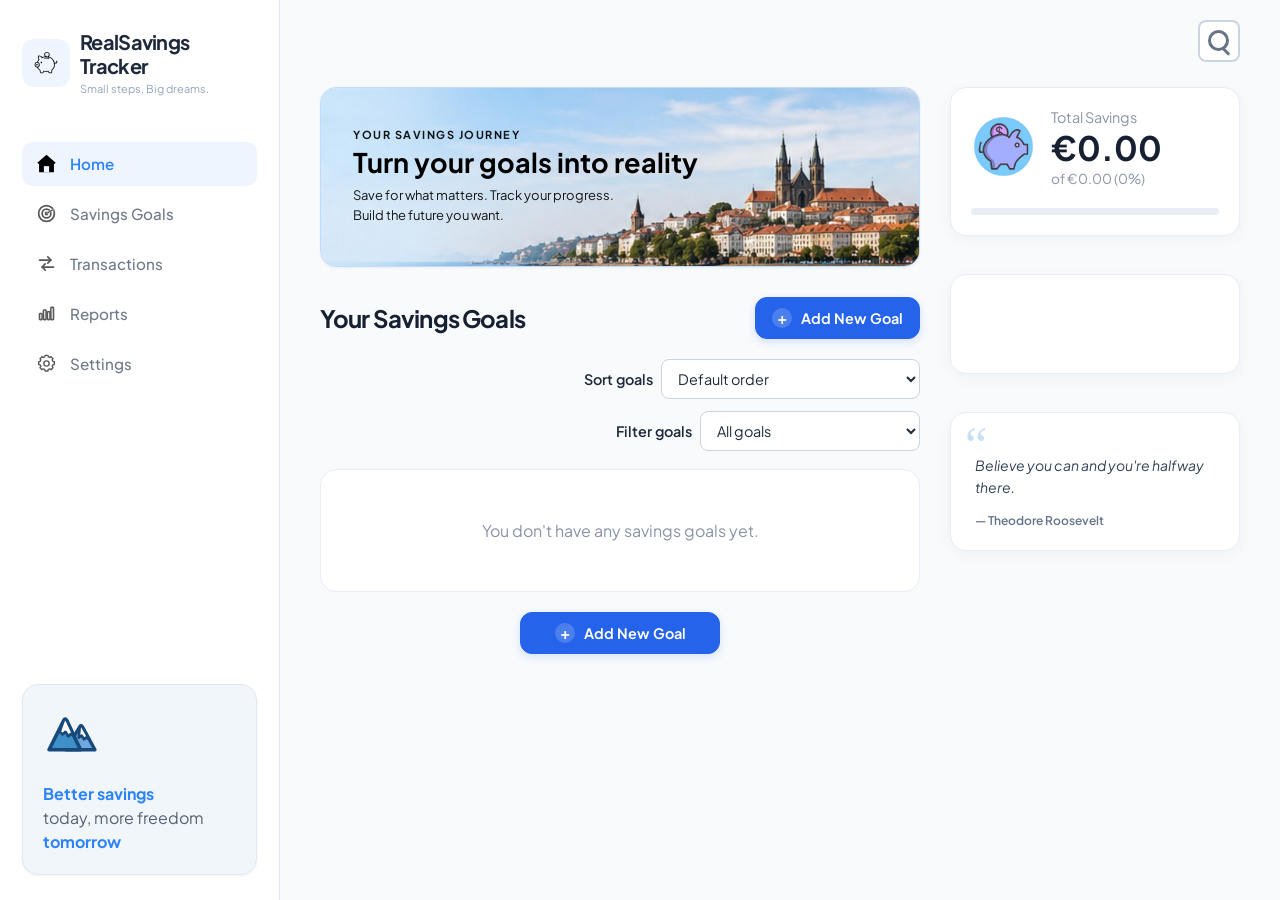
<file: app.html>
<!DOCTYPE html>
<html lang="en">

    <head>
        <meta charset="UTF-8">
        <meta name="viewport" content="width=device-width, initial-scale=1.0">

        <title>RealSavings Tracker</title>
        <link rel="icon" type="image/x-icon" href="./assets/images/favicon.ico">

        <!-- adsense -->
        <script async src="https://pagead2.googlesyndication.com/pagead/js/adsbygoogle.js?client=ca-pub-4976959702384134"
            crossorigin="anonymous"></script>

        <link href="./assets/css/style.css" rel="stylesheet">
        <link href="./assets/css/style-refresh.css" rel="stylesheet">
        <link href="https://fonts.googleapis.com/css2?family=Plus+Jakarta+Sans:wght@400;500;600;700;800&display=swap" rel="stylesheet">
    </head>

    <body>
        <button class="mobileMenuButton" id="mobileMenuButton">☰</button>

        <!-- LEFT SIDEBAR -->
        <div class="leftSidebar">
            <a href="./index.html" class="pageInfo">
                <div class="pageIcon">
                    <img src="./assets/images/PiggyBank_Icon.svg"
                        alt="RealSavings Tracker logo"
                        draggable="false">
                </div>

                <div class="pageText">
                    <h1>RealSavings Tracker</h1>
                    <h2>Small steps, Big dreams.</h2>
                </div>
            </a>

            <!-- Navigation -->
            <div class="navigation">
                <div class="button active" data-page="home">
                    <img src="./assets/images/home.svg"
                        alt="home icon"
                        draggable="false">
                    <p>Home</p>
                </div>

                <div class="button" data-page="savings">
                    <img src="./assets/images/savingsGoal.svg"
                        alt="savings goal icon"
                        draggable="false">
                    <p>Savings Goals</p>
                </div>

                <div class="button" data-page="transactions">
                    <img
                        src="./assets/images/transactions.svg"
                        alt="transactions icon"
                        draggable="false">
                    <p>Transactions</p>
                </div>

                <div class="button" data-page="reports">
                    <img src="./assets/images/reports.svg"
                        alt="reports icon"
                        draggable="false">
                    <p>Reports</p>
                </div>

                <div class="button" data-page="settings">
                    <img src="./assets/images/settings.svg"
                        alt="settings icon"
                        draggable="false">
                    <p>Settings</p>
                </div>
            </div>

            <!-- Sidebar quote -->
            <div class="quotes">
                <div>
                    <img src="./assets/images/mountains.svg"
                        alt="Two blue mountains with snow on top"
                        draggable="false">
                    <p class="quotesForLeftSidebar"><span>Better savings</span>today, more freedom<span>tomorrow</span>
                    </p>
                </div>
            </div>
        </div>

        <!-- BIG CONTAINER -->
        <div class="bigContainer">
            <!-- ACCOUNT ACTIONS -->
            <div class="accountActionsContainer">
                <!-- Search -->
                <form id="searchForm" class="searchForm">
                    <input type="text" id="goalSearchInput" autocomplete="off" aria-label="Search savings goals">
                    <button type="button" id="searchButton" class="searchButton" aria-label="Search"></button>
                </form>

                <!-- Notifications -->
                <!-- <img src="./assets/images/notifications.svg"
                    alt="notifications"
                    class="accountIcon"
                    draggable="false"> -->

                <!-- Profile -->
                <!-- <img src="./assets/images/profile-picture.svg"
                    alt="profile picture"
                    class="profilePicture"
                    draggable="false"> -->
            </div>

            <!-- MAIN CONTAINER -->
            <div class="mainContainer">
                <!-- MAIN CONTENT -->
                <div class="mainContentContainer">
                    <!-- HOME PAGE -->
                    <div class="pageSection homePage" id="homePage">
                        <div class="banner">
                            <img src="./assets/images/banner-1.jpg"
                                alt=""
                                draggable="false">

                            <div class="bannerText">
                                <span>YOUR SAVINGS JOURNEY</span>

                                <h1>Turn your goals into reality</h1>

                                <p>
                                    Save for what matters. Track your progress.<br>
                                    Build the future you want.
                                </p>
                            </div>
                        </div>
                        <!-- MOBILE ADVERTISEMENT -->
                        <div class="mobileAdContainer">
                            <ins class="adsbygoogle"
                                style="display:block"
                                data-ad-client="ca-pub-4976959702384134"
                                data-ad-slot="4903278164"
                                data-ad-format="auto"
                                data-full-width-responsive="true"></ins>

                            <script>
                                (adsbygoogle = window.adsbygoogle || []).push({});
                            </script>
                        </div>

                        <!-- other -->
                        <div class="action">
                            <p>Your Savings Goals</p>
                            <button class="addNewGoal" type="button" onclick="showAddNewGoalWindow();"><span>+</span>Add New Goal</button>
                        </div>

                        <!-- Goals generated by JavaScript -->
                        <div class="goalsSection">
                            <div class="goalFilters">
                                <div class="goalFilterControl">
                                    <label for="goalSortSelect">Sort goals</label>
                                    <select id="goalSortSelect">
                                        <option value="default">Default order</option>
                                        <option value="start-earliest">Start date · earliest first</option>
                                        <option value="start-latest">Start date · latest first</option>
                                        <option value="finish-earliest">Finish date · earliest first</option>
                                        <option value="finish-latest">Finish date · latest first</option>
                                        <option value="target-highest">Target · highest first</option>
                                        <option value="target-lowest">Target · lowest first</option>
                                        <option value="savings-highest">Current savings · highest first</option>
                                        <option value="savings-lowest">Current savings · lowest first</option>
                                    </select>
                                </div>
                                <div class="goalFilterControl">
                                    <label for="goalPrioritySelect">Filter goals</label>
                                    <select id="goalPrioritySelect">
                                        <option value="all">All goals</option>
                                        <option value="behind-first">Falling behind plan first</option>
                                    </select>
                                </div>
                            </div>

                            <div class="goals" id="activeGoals">
                                <!-- ACTIVE GOALS WILL BE RENDERED HERE -->
                            </div>
                            <div class="completedGoalsSection hidden" id="completedGoalsSection">
                                <div class="completedGoalsHeader">
                                    <h3>Completed</h3>
                                </div>

                                <div class="completedGoals" id="completedGoals">
                                    <!-- COMPLETED GOALS WILL BE RENDERED HERE -->
                                </div>
                            </div>

                            <div class="goalsFooterAction">
                                <button class="addNewGoal" type="button" onclick="showAddNewGoalWindow();">
                                    <span>+</span>Add New Goal
                                </button>
                            </div>
                        </div>
                    </div>

                    <!-- TRANSACTIONS PAGE -->
                    <div class="pageSection transactionsPage hidden" id="transactionsPage">
                        <div class="pageWithAdSidebar">
                            <div class="pageMainContent">
                                <div class="pageHeading">
                                    <div>
                                        <h2>Transactions</h2>
                                        <p>A history of money added and removed from your savings goals.</p>
                                    </div>
                                </div>

                                <!-- TRANSACTION SUMMARY -->
                                <div class="transactionSummary">
                                    <div class="transactionSummaryCard">
                                        <span>Total Added</span>
                                        <strong id="transactionTotalAdded" data-currency-value="0">€0.00</strong>
                                    </div>

                                    <div class="transactionSummaryCard">
                                        <span>Total Removed</span>
                                        <strong id="transactionTotalRemoved" data-currency-value="0">€0.00</strong>
                                    </div>

                                    <div class="transactionSummaryCard">
                                        <span>Net Change</span>
                                        <strong id="transactionNetChange" data-currency-value="0">€0.00</strong>
                                    </div>
                                </div>

                                <!-- TRANSACTION FILTERS -->
                                <div class="transactionFilters">
                                    <div class="transactionTypeFilters">
                                        <button type="button" class="transactionFilter active" data-filter="all">All</button>
                                        <button type="button" class="transactionFilter" data-filter="added">Added</button>
                                        <button type="button" class="transactionFilter" data-filter="removed">Removed</button>
                                    </div>

                                    <select id="transactionGoalFilter" class="transactionGoalFilter">
                                        <option value="all">All Goals</option>
                                    </select>
                                </div>

                                <div id="transactionsList" class="transactionsList"></div>
                            </div>

                            <!-- TRANSACTIONS AD SIDEBAR -->
                            <aside class="pageAdSidebar">
                                <ins class="adsbygoogle"
                                    style="display:block"
                                    data-ad-client="ca-pub-4976959702384134"
                                    data-ad-slot="4903278164"
                                    data-ad-format="auto"
                                    data-full-width-responsive="true"></ins>

                                <script>
                                    (adsbygoogle = window.adsbygoogle || []).push({});
                                </script>
                            </aside>
                        </div>
                    </div>

                    <!-- REPORTS PAGE -->
                    <div class="pageSection reportsPage hidden" id="reportsPage">
                        <div class="pageWithAdSidebar">
                            <div class="pageMainContent">
                                <div class="pageHeading">
                                    <div>
                                        <h2>Reports</h2>
                                        <p>A summary of your savings activity and progress.</p>
                                    </div>
                                </div>

                                <div class="reportSummary">
                                    <!-- SAVINGS OVERVIEW -->
                                    <div class="reportGroup">
                                        <div class="reportGroupHeader">
                                            <h3>Savings Overview</h3>
                                        </div>

                                        <div class="reportGroupCards">
                                            <div class="reportCard">
                                                <div class="reportCardInfo">
                                                    <span>Total Saved</span>
                                                    <strong id="reportTotalSaved" data-currency-value="0">€0.00</strong>
                                                </div>
                                            </div>

                                            <div class="reportCard">
                                                <div class="reportCardInfo">
                                                    <span>Total Added</span>
                                                    <strong id="reportTotalAdded" data-currency-value="0">€0.00</strong>
                                                </div>
                                            </div>

                                            <div class="reportCard">
                                                <div class="reportCardInfo">
                                                    <span>Total Removed</span>
                                                    <strong id="reportTotalRemoved" data-currency-value="0">€0.00</strong>
                                                </div>
                                            </div>

                                            <div class="reportCard reportCardHighlight">
                                                <div class="reportCardInfo">
                                                    <span>Highest Amount Added</span>
                                                    <strong id="reportHighestAmountAdded" data-currency-value="0">€0.00</strong>
                                                    <small id="reportHighestAmountGoal">No contributions yet</small>
                                                </div>
                                            </div>
                                        </div>
                                    </div>

                                    <!-- ACTIVITY -->
                                    <div class="reportGroup">
                                        <div class="reportGroupHeader">
                                            <h3>Activity</h3>
                                        </div>

                                        <div class="reportGroupCards">
                                            <div class="reportCard">
                                                <div class="reportCardInfo">
                                                    <span>Completed Goals</span>
                                                    <strong id="reportCompletedGoals">0</strong>
                                                </div>
                                            </div>

                                            <div class="reportCard">
                                                <div class="reportCardInfo">
                                                    <span>Most Active Goal</span>
                                                    <strong id="reportMostActiveGoal">—</strong>
                                                </div>
                                            </div>

                                            <div class="reportCard">
                                                <div class="reportCardInfo">
                                                    <span>Average Amount Added</span>
                                                    <strong id="reportAverageAdded" data-currency-value="0">€0.00</strong>
                                                </div>
                                            </div>
                                        </div>
                                    </div>

                                    <!-- MONTHLY SAVINGS -->
                                    <div class="reportGroup">
                                        <div class="reportGroupHeader">
                                            <h3>Monthly Savings</h3>
                                        </div>

                                        <div class="reportGroupCards">
                                            <div class="reportCard">
                                                <div class="reportCardInfo">
                                                    <span>Current Month Savings</span>
                                                    <strong id="reportMonthlySavings" data-currency-value="0">€0.00</strong>
                                                </div>
                                            </div>

                                            <div class="reportCard">
                                                <div class="reportCardInfo">
                                                    <span>Average Monthly Savings</span>
                                                    <strong id="reportAverageMonthlySavings" data-currency-value="0">€0.00</strong>
                                                </div>
                                            </div>

                                            <div class="reportCard">
                                                <div class="reportCardInfo">
                                                    <span>Best Saving Month</span>
                                                    <strong id="reportBestSavingMonth">—</strong>
                                                    <small id="reportBestSavingAmount" data-currency-value="0">€0.00</small>
                                                </div>
                                            </div>
                                        </div>
                                    </div>
                                </div>

                                <section class="reportSection savingsCalendarSection" id="savingsCalendarSection">
                                    <div class="reportSectionHeader">
                                        <h3>Savings Calendar</h3>
                                        <p>Explore deposits and withdrawals by date.</p>
                                    </div>

                                    <div class="savingsCalendarToolbar">
                                        <div class="calendarViewSwitch" role="group" aria-label="Calendar view">
                                            <button type="button" class="calendarViewButton active" data-calendar-view="yearly" aria-pressed="true">Yearly</button>
                                            <button type="button" class="calendarViewButton" data-calendar-view="monthly" aria-pressed="false">Monthly</button>
                                            <button type="button" class="calendarViewButton" data-calendar-view="week" aria-pressed="false">This week</button>
                                        </div>

                                        <div class="calendarPeriodControls" id="calendarPeriodControls">
                                            <button type="button" class="calendarPeriodButton" data-calendar-action="previous" aria-label="Previous period">‹</button>
                                            <strong id="calendarPeriodTitle"></strong>
                                            <button type="button" class="calendarPeriodButton" data-calendar-action="next" aria-label="Next period">›</button>
                                            <input type="month" id="calendarMonthPicker" aria-label="Choose month" class="hidden">
                                        </div>
                                    </div>

                                    <div id="calendarHighlights" class="calendarHighlights" aria-live="polite"></div>
                                    <div class="calendarLegend" aria-label="Calendar legend">
                                        <span><i class="calendarLegendSwatch deposit"></i>Money added</span>
                                        <span><i class="calendarLegendSwatch withdrawal"></i>Money withdrawn</span>
                                    </div>

                                    <div id="savingsCalendar" class="savingsCalendar" aria-live="polite"></div>

                                    <div class="calendarDateDetails" aria-live="polite">
                                        <div class="calendarDateDetailsHeader">
                                            <div>
                                                <h4 id="calendarSelectedDate">Select a date</h4>
                                                <p id="calendarSelectedDateSummary"></p>
                                            </div>
                                        </div>
                                        <div id="calendarDateTransactions" class="calendarDateTransactions"></div>
                                    </div>
                                </section>
                                <div class="reportSection">
                                    <div class="reportSectionHeader">
                                        <h3>Goal Progress</h3>
                                        <p>See how close you are to reaching each savings goal.</p>
                                    </div>

                                    <div id="reportGoalProgress" class="reportGoalProgress"></div>
                                </div>

                                <div class="reportSection">
                                    <div class="reportSectionHeader">
                                        <h3>Money Over Time</h3>
                                        <p>See how your total savings have changed over time.</p>
                                    </div>

                                    <div id="reportMoneyOverTime" class="reportMoneyOverTime"></div>
                                </div>
                            </div>

                            <!-- TRANSACTIONS AD SIDEBAR -->
                            <aside class="pageAdSidebar">
                                <ins class="adsbygoogle"
                                    style="display:block"
                                    data-ad-client="ca-pub-4976959702384134"
                                    data-ad-slot="4903278164"
                                    data-ad-format="auto"
                                    data-full-width-responsive="true"></ins>

                                <script>
                                    (adsbygoogle = window.adsbygoogle || []).push({});
                                </script>
                            </aside>
                        </div>
                    </div>

                    <!-- SETTINGS PAGE -->
                    <div class="pageSection settingsPage hidden" id="settingsPage">
                        <div class="pageHeading">
                            <div>
                                <h2>Settings</h2>
                                <p>Customize how RealSavings Tracker works.</p>
                            </div>
                        </div>

                        <div class="settingsContent">
                            <!-- CURRENCY -->
                            <div class="settingsSection">
                                <div class="settingsSectionHeader">
                                    <h2>Currency</h2>
                                    <p>Choose how amounts are shown throughout the app.</p>
                                </div>

                                <div class="currencyField">
                                    <label for="currencySelect">Display currency</label>
                                    <select id="currencySelect" aria-describedby="currencyHelp"></select>
                                    <p id="currencyHelp" class="currencyHelp">
                                        This changes the currency symbol and formatting only. It does not convert your saved amounts.
                                    </p>
                                </div>
                            </div>

                            <!-- HELP -->
                            <div class="settingsSection">
                                <div class="settingsSectionHeader">
                                    <h2>FAQ &amp; App Help</h2>
                                    <p>Learn how to set goals, record activity, use reports, and keep your data safe.</p>
                                </div>

                                <div class="settingsLinks">
                                    <a href="./faq.html?from=app">Read the FAQ and app guide</a>
                                </div>
                            </div>

                            <!-- DATA -->
                            <div class="settingsSection">
                                <div class="settingsSectionHeader">
                                    <h2>Data</h2>
                                    <p>Backup your savings goals and transactions or restore them later.</p>
                                </div>

                                <div class="settingsButtons">
                                    <button type="button" id="exportDataButton">Export Data</button>
                                    <button type="button" id="importDataButton">Import Data</button>
                                    <input type="file" id="importDataInput" accept=".json" hidden>
                                </div>
                            </div>

                            <!-- DANGER ZONE -->
                            <div class="settingsSection dangerSection">
                                <div class="settingsSectionHeader">
                                    <h2>Danger Zone</h2>
                                    <p>Permanently delete all of your savings goals and transactions.</p>
                                </div>

                                <button type="button" class="deleteAllDataButton" onclick="deleteAllData();">Delete All Data</button>
                            </div>

                            <!-- LEGAL -->
                            <div class="settingsSection">
                                <div class="settingsSectionHeader">
                                    <h2>Legal</h2>
                                    <p>Read about how RealSavings Tracker handles your data and your use of the app.</p>
                                </div>

                                <div class="settingsLinks">
                                    <a href="./privacy.html?from=app">Privacy Policy</a>
                                    <a href="./terms.html?from=app">Terms of Use</a>
                                    <a href="./about.html?from=app">About</a>
                                    <a href="./contact.html?from=app">Contact</a>
                                </div>
                            </div>
                        </div>
                    </div>
                </div>

                <!-- RIGHT SIDEBAR -->
                <div class="rightSidebar">
                    <div class="totalSavingsContainer" id="card0">
                        <div class="infoContainer">
                            <div class="leftSide">
                                <img
                                    src="./assets/images/piggy-bank-icon-design-png-image_1012404.png"
                                    alt="Purple piggy bank with a coin in its slot"
                                    draggable="false" >
                            </div>

                            <div class="mainSide">
                                <p class="title">Total Savings</p>
                                <p class="currentSavings" data-currency-value="0">€0.00</p>
                                <p class="totalGoalSavings">of <span data-currency-value="0">€0.00</span> (<span class="percentage">0%</span>)</p>
                            </div>
                        </div>

                        <div class="progressBarContainer">
                            <div class="progressBar"></div>
                        </div>
                    </div>

                    <!-- ADVERTISEMENT -->
                    <div class="adContainer">
                        <ins class="adsbygoogle"
                            style="display:block"
                            data-ad-client="ca-pub-4976959702384134"
                            data-ad-slot="4903278164"
                            data-ad-format="auto"
                            data-full-width-responsive="true"></ins>

                        <script>
                            (adsbygoogle = window.adsbygoogle || []).push({});
                        </script>
                    </div>

                    <!-- QUOTE -->
                    <div class="sidebarQuote">
                        <span class="quoteSymbol">“</span>
                        <p id="sidebarQuoteText"></p>
                        <p id="sidebarQuoteAuthor"></p>
                    </div>
                </div>
            </div>
        </div>

        <!-- MONEY FEEDBACK -->
        <div id="moneyFeedback"></div>

        <!-- IMPORT FEEDBACK -->
        <div id="importFeedback" role="status" aria-live="polite"></div>

        <!-- DARK OVERLAY -->
        <div id="darkOverlay"></div>

        <!-- IMPORT CONFIRMATION WINDOW -->
        <div id="importConfirmWindow" class="popupWindow hidden" role="dialog"
            aria-modal="true" aria-labelledby="importConfirmTitle">

            <div class="windowHeader">
                <h2 id="importConfirmTitle">Import Data</h2>
                <button type="button" class="closeWindow" id="cancelImportButton"
                    aria-label="Cancel import">×</button>
            </div>

            <div class="importConfirmContent">
                <p>
                    Importing a backup will replace your current savings goals
                    and transactions. Make sure you've exported a backup of your
                    current data if you want to keep it.
                </p>

                <div class="importConfirmButtons">
                    <button type="button" id="cancelImportButtonSecondary">
                        Cancel
                    </button>

                    <button type="button" id="confirmImportButton">
                        Continue
                    </button>
                </div>
            </div>
        </div>

        <!-- ADD NEW GOAL WINDOW -->
        <div class="newGoalForm popupWindow hidden">
            <div class="windowHeader">
                <h2>New Savings Goal</h2>
                <button type="button" class="closeWindow" onclick="closeAllWindows();">×</button>
            </div>

            <form>
                <!-- Image preview -->
                <div class="imagePreviewContainer">
                    <img
                        id="newGoalImagePreview"
                        src="./assets/images/piggy-bank-icon-design-png-image_1012404.png"
                        alt="Goal image preview"
                        draggable="false">
                </div>

                <label for="selectAnImageBtn">Image:</label>
                <input type="file" id="selectAnImageBtn" class="focusable" accept="image/*">

                <label for="goalNameInput">Goal Name:</label>
                <input type="text" id="goalNameInput" class="focusable" name="goalName" required>

                <label for="subtitleInput">Subtitle:</label>
                <input type="text" id="subtitleInput" class="focusable" name="subtitle">

                <div class="formRow">
                    <div class="formField">
                        <label for="startDateInput">Start Date:</label>
                        <input type="date" id="startDateInput" class="focusable" name="startDate" required>
                    </div>

                    <div class="formField">
                        <label for="endDateInput">End Date:</label>
                        <input type="date" id="endDateInput" class="focusable" name="endDate">
                    </div>
                </div>

                <p id="newGoalDateError" class="formError hidden">End date cannot be earlier than the start date.</p>
                
                <div class="formRow">
                    <div class="formField">
                        <label for="currentAmountInput">Current Amount:</label>
                        <input type="number" id="currentAmountInput" class="focusable" step="0.01" min="0" value="0">
                    </div>

                    <div class="formField">
                        <label for="targetAmountInput">Target Amount:</label>
                        <input type="number" id="targetAmountInput" class="focusable" step="0.01" min="0" required>
                    </div>
                </div>

                <p id="newGoalAmountError" class="formError hidden">Current amount cannot be greater than the target amount.</p>
                <p id="newGoalTargetError" class="formError hidden">Target amount must be greater than zero.</p>
                <p id="newGoalAmountNegativeError" class="formError hidden">Current amount cannot be negative.</p>

                <input type="button" value="Create Goal" class="focusable" onclick="addANewGoal();">
            </form>
        </div>

        <!-- EDIT GOAL WINDOW -->
        <div id="editGoalWindow" class="popupWindow hidden">
            <div class="windowHeader">
                <h2>Edit Goal</h2>
                <button type="button" class="closeWindow" onclick="closeAllWindows();">×</button>
            </div>

            <form>
                <p class="editingGoalName"></p>

                <label for="editGoalName">Goal Name:</label>
                <input type="text" id="editGoalName" class="focusable" required>

                <label for="editSubtitle">Subtitle:</label>
                <input type="text" id="editSubtitle" class="focusable">

                <label for="editStartDate">Start Date:</label>
                <input type="date" id="editStartDate" class="focusable" required>

                <label for="editEndDate">End Date:</label>
                <input type="date" id="editEndDate" class="focusable">

                <label for="editCurrentAmount">Current Amount:</label>
                <input type="number" id="editCurrentAmount" class="focusable" step="0.01" min="0">

                <p id="editGoalAmountNegativeError" class="formError hidden">Current amount cannot be negative.</p>

                <label for="editTargetAmount">Target Amount:</label>
                <input type="number" id="editTargetAmount" class="focusable" step="0.01" min="0" required>

                <p id="editGoalTargetError" class="formError hidden">Target amount must be greater than zero.</p>
                <p id="editGoalAmountError" class="formError hidden">Current amount cannot be greater than the target amount.</p>

                <label for="editGoalImage">Change Image:</label>
                <input type="file" id="editGoalImage" class="focusable" accept="image/*">

                <input type="button" value="Save Changes" class="focusable" onclick="saveEditedGoal();">
            </form>
        </div>

        <!-- ADD MONEY WINDOW -->
        <div id="addMoneyWindow" class="popupWindow hidden">
            <div class="windowHeader">
                <h2>Add Money</h2>
                <button type="button" class="closeWindow" onclick="closeAllWindows();">×</button>
            </div>

            <form>
                <p class="goalTitle"></p>

                <label for="addMoney">Add Money:</label>
                <input type="number" id="addMoney" class="focusable" step="0.01" min="0">

                <p class="displayAddMoney"></p>

                <label for="addTotalMoney">Update Total Money:</label>
                <input type="number" id="addTotalMoney" class="focusable" step="0.01" min="0">

                <p class="displayTotalMoney"></p>

                <input type="button" value="Submit" class="focusable" onclick="submitChanges();">
            </form>
        </div>

        <!-- REMOVE MONEY WINDOW -->
        <div id="removeMoneyWindow" class="popupWindow hidden">
            <div class="windowHeader">
                <h2>Remove Money</h2>
                <button type="button" class="closeWindow" onclick="closeAllWindows();">×</button>
            </div>

            <form>
                <p class="goalTitle"></p>
                
                <label for="removeMoney">Remove Money:</label>
                <input type="number" id="removeMoney" class="focusable" step="0.01" min="0">

                <p class="displayAddMoney"></p>

                <label for="updateTotalMoney">Update Total Money:</label>
                <input type="number" id="updateTotalMoney" class="focusable" step="0.01" min="0">

                <p class="displayTotalMoney"></p>

                <input type="button" value="Submit" class="focusable" onclick="submitChanges();">
            </form>
        </div>

        <script src="./assets/script/currency.js"></script>
        <script src="./assets/script/storage.js"></script>
        <script src="./assets/script/goals.js"></script>
        <script src="./assets/script/transactions.js"></script>
        <script src="./assets/script/reports.js"></script>
        <script src="./assets/script/settings.js"></script>
        <script src="./assets/script/navigation.js"></script>
        <script src="./assets/script/mobile-menu.js"></script>
        <script src="./assets/script/search.js"></script>
        <script src="./assets/script/windows.js"></script>
        <script src="./assets/script/goal-menus.js"></script>
        <script src="./assets/script/ui-events.js"></script>
        <script src="./assets/script/inputs.js"></script>
        <script src="./assets/script/money.js"></script>
        <script src="./assets/script/images.js"></script>
        <script src="./assets/script/feedback.js"></script>
        <script src="./assets/script/money-windows.js"></script>
        <script src="./assets/script/accessibility.js"></script>
        <script src="./assets/script/dates.js"></script>
        <script src="./assets/script/forms.js"></script>
        <script src="./assets/script/quotes.js"></script>
        <script src="./assets/script/index.js"></script>
        
    </body>
</html>
</file>
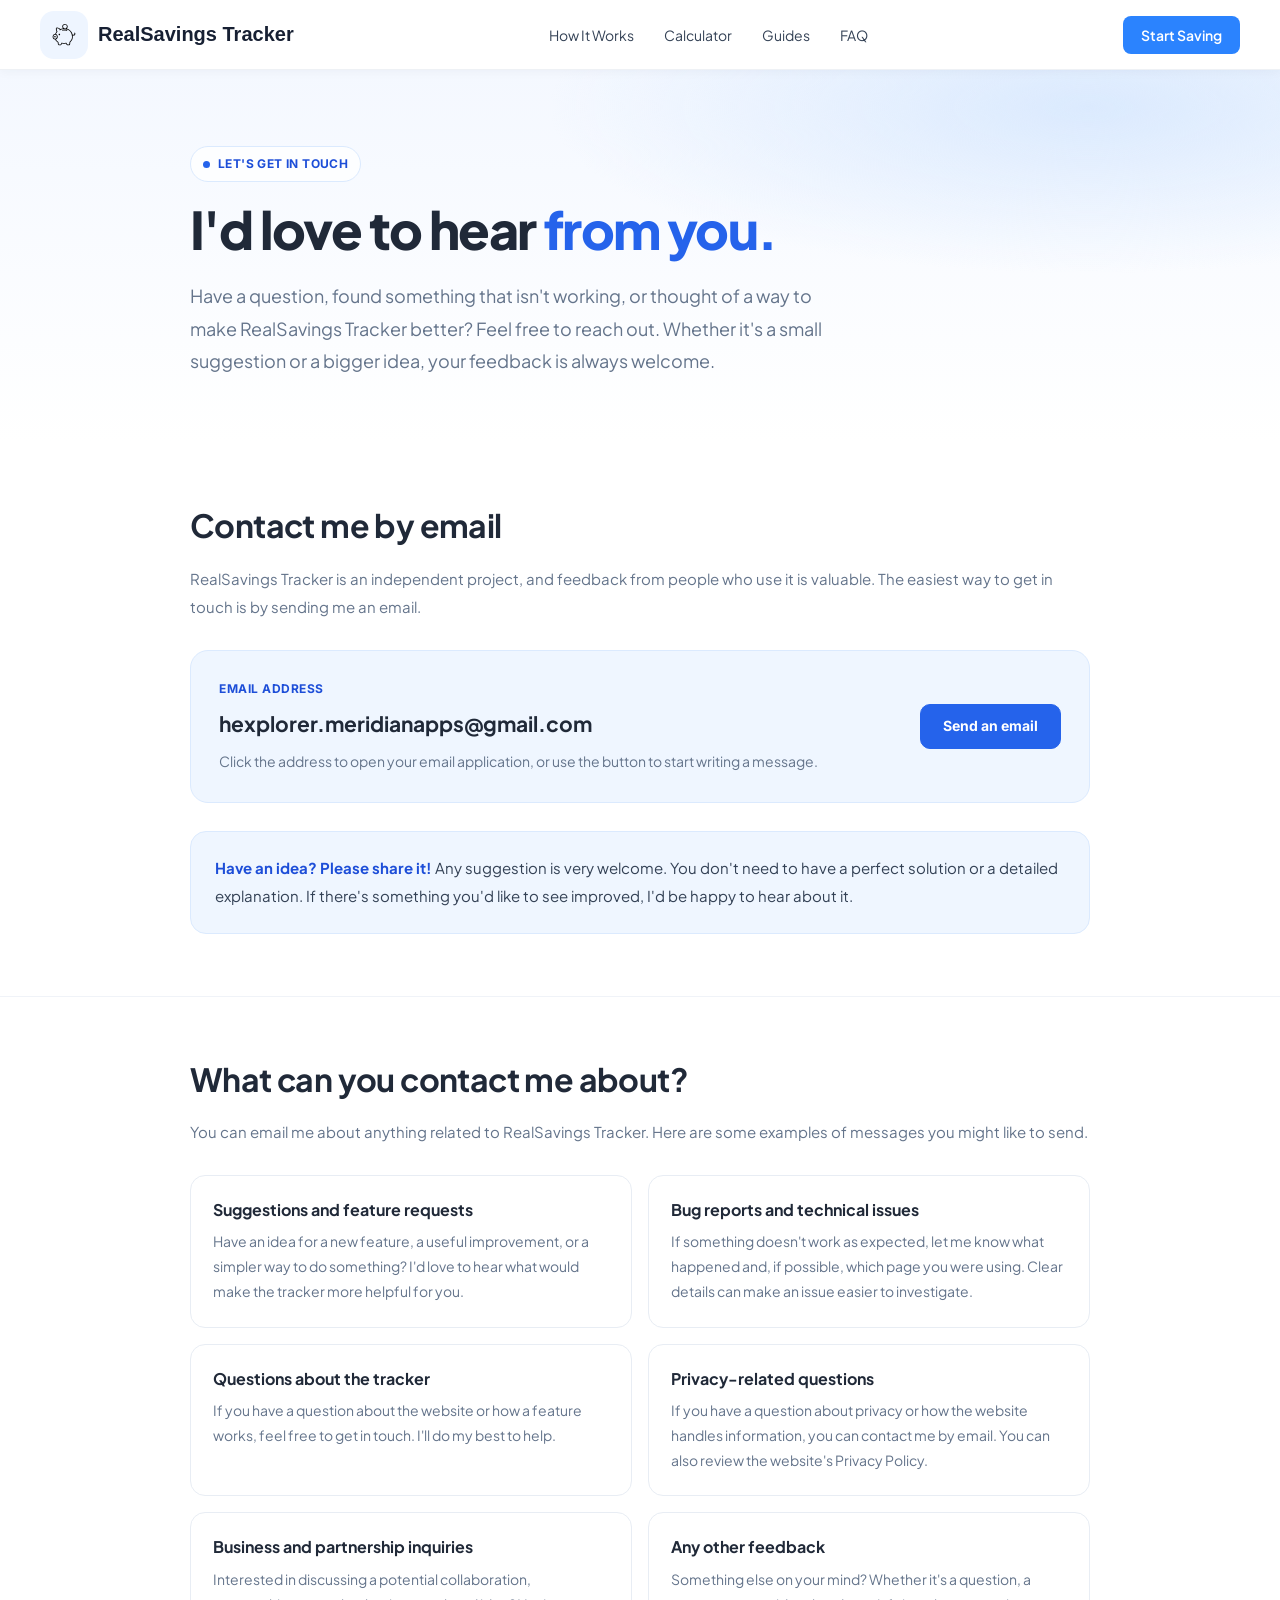
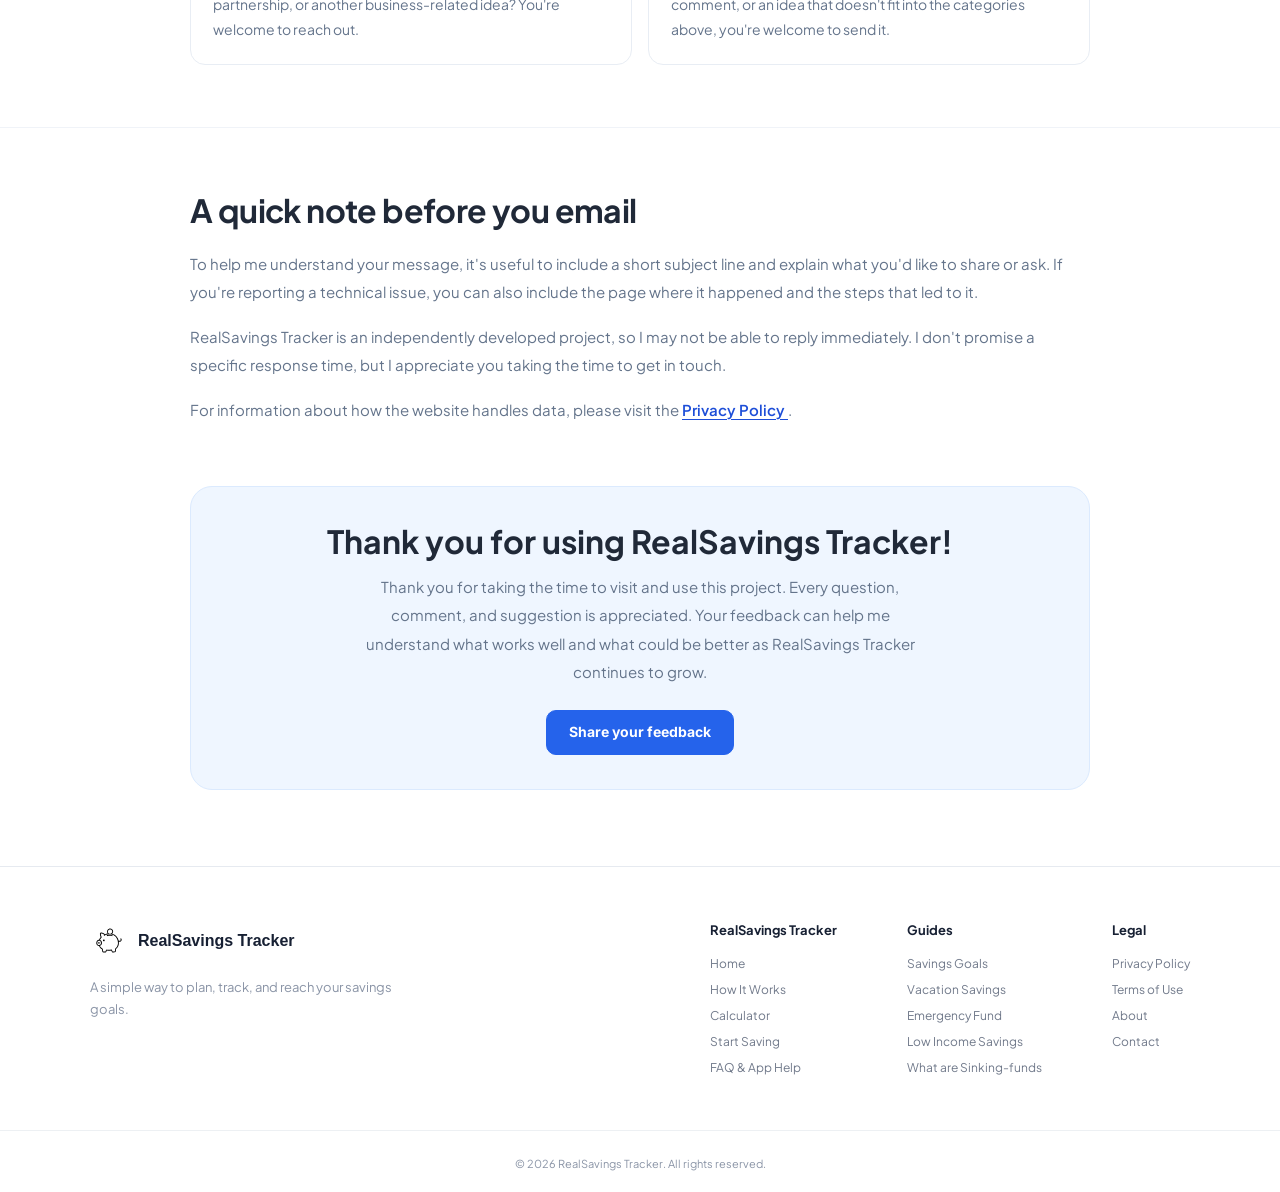
<file: contact.html>
<!DOCTYPE html>
<html lang="en">
<head>
    <meta charset="UTF-8">
    <meta name="viewport" content="width=device-width, initial-scale=1.0">

    <title>Contact RealSavings Tracker | Get in Touch</title>
    <meta name="description" content="Have a question, found a bug, or have an idea for RealSavings Tracker? Get in touch by email. Your feedback and suggestions are always welcome.">
    <meta name="robots" content="index, follow">
    <link rel="canonical" href="https://realsavingstracker.com/contact.html">

    <meta property="og:type" content="website">
    <meta property="og:site_name" content="RealSavings Tracker">
    <meta property="og:title" content="Contact RealSavings Tracker">
    <meta property="og:description" content="Questions, feedback, bug reports, or ideas? Get in touch with RealSavings Tracker. Any suggestion is very welcome.">
    <meta property="og:url" content="https://realsavingstracker.com/contact.html">

    <meta name="twitter:card" content="summary">
    <meta name="twitter:title" content="Contact RealSavings Tracker">
    <meta name="twitter:description" content="Get in touch, share feedback, or suggest an improvement for RealSavings Tracker.">

    <link rel="icon" type="image/x-icon" href="./assets/images/favicon.ico">
    <link href="./assets/css/components.css" rel="stylesheet">
    <link href="https://fonts.googleapis.com/css2?family=Inter:wght@400;500;600;700&family=Plus+Jakarta+Sans:wght@400;500;600;700;800&display=swap" rel="stylesheet">

    <style>
        :root {
            --contact-blue: #2563eb;
            --contact-blue-dark: #1d4ed8;
            --contact-blue-light: #eff6ff;
            --contact-blue-border: #dbeafe;
            --contact-text: #202938;
            --contact-muted: #64748b;
            --contact-background: #f8fafc;
            --contact-white: #ffffff;
            --contact-border: #e8edf4;
        }

        .contactPage,
        .contactPage * {
            box-sizing: border-box;
        }

        .contactPage {
            font-family: "Plus Jakarta Sans", "Inter", Arial, sans-serif;
            color: var(--contact-text);
            background: var(--contact-white);
            line-height: 1.7;
        }

        .contactContainer {
            width: min(100% - 40px, 900px);
            margin: 0 auto;
        }

        .contactIntro {
            padding: 76px 0 66px;
            background:
                radial-gradient(ellipse at 85% 10%, #dbeafe 0, transparent 35%),
                linear-gradient(180deg, #f4f8ff 0%, #ffffff 100%);
        }

        .contactEyebrow {
            display: inline-flex;
            align-items: center;
            gap: 8px;
            margin-bottom: 18px;
            padding: 7px 12px;
            border: 1px solid var(--contact-blue-border);
            border-radius: 999px;
            background: rgba(255, 255, 255, 0.8);
            color: var(--contact-blue-dark);
            font-family: "Inter", Arial, sans-serif;
            font-size: 12px;
            font-weight: 700;
            letter-spacing: 0.4px;
        }

        .contactEyebrow::before {
            content: "";
            width: 7px;
            height: 7px;
            border-radius: 50%;
            background: var(--contact-blue);
        }

        .contactIntro h1 {
            max-width: 720px;
            margin: 0 0 20px;
            font-size: clamp(34px, 5vw, 52px);
            line-height: 1.15;
            letter-spacing: -1.6px;
            font-weight: 800;
        }

        .contactIntro h1 span {
            color: var(--contact-blue);
        }

        .contactLead {
            max-width: 660px;
            margin: 0;
            color: var(--contact-muted);
            font-size: 18px;
            line-height: 1.8;
        }

        .contactSection {
            padding: 62px 0;
        }

        .contactSection + .contactSection {
            border-top: 1px solid #f0f3f8;
        }

        .contactSection h2 {
            margin: 0 0 18px;
            font-size: clamp(25px, 3vw, 32px);
            line-height: 1.3;
            letter-spacing: -0.6px;
        }

        .contactSection > .contactContainer > p {
            margin: 0 0 16px;
            color: var(--contact-muted);
            font-size: 15px;
            line-height: 1.9;
        }

        .contactSection p:last-child {
            margin-bottom: 0;
        }

        .contactEmailCard {
            display: flex;
            align-items: center;
            justify-content: space-between;
            gap: 24px;
            margin-top: 28px;
            padding: 28px;
            border: 1px solid var(--contact-blue-border);
            border-radius: 18px;
            background: var(--contact-blue-light);
        }

        .contactEmailInfo {
            min-width: 0;
        }

        .contactEmailLabel {
            display: block;
            margin-bottom: 7px;
            color: var(--contact-blue-dark);
            font-family: "Inter", Arial, sans-serif;
            font-size: 12px;
            font-weight: 700;
            letter-spacing: 0.5px;
            text-transform: uppercase;
        }

        .contactEmailAddress {
            display: inline-block;
            overflow-wrap: anywhere;
            color: var(--contact-text);
            font-size: clamp(16px, 2.5vw, 21px);
            font-weight: 700;
            text-decoration: none;
        }

        .contactEmailAddress:hover {
            color: var(--contact-blue-dark);
            text-decoration: underline;
            text-underline-offset: 4px;
        }

        .contactEmailDescription {
            margin: 8px 0 0;
            color: var(--contact-muted);
            font-size: 14px;
            line-height: 1.7;
        }

        .contactButton {
            display: inline-flex;
            flex-shrink: 0;
            align-items: center;
            justify-content: center;
            min-height: 45px;
            padding: 0 22px;
            border: 1px solid var(--contact-blue);
            border-radius: 10px;
            background: var(--contact-blue);
            color: #ffffff;
            font-family: "Inter", Arial, sans-serif;
            font-size: 14px;
            font-weight: 700;
            text-align: center;
            text-decoration: none;
            transition: background-color 0.2s ease, transform 0.2s ease;
        }

        .contactButton:hover {
            background: var(--contact-blue-dark);
            transform: translateY(-1px);
        }

        .contactButton:focus-visible,
        .contactEmailAddress:focus-visible,
        .contactTextLink:focus-visible {
            outline: 3px solid #93c5fd;
            outline-offset: 3px;
        }

        .contactReasons {
            display: grid;
            grid-template-columns: repeat(2, minmax(0, 1fr));
            gap: 16px;
            margin-top: 28px;
        }

        .contactReason {
            padding: 22px;
            border: 1px solid var(--contact-border);
            border-radius: 15px;
            background: var(--contact-white);
        }

        .contactReason h3 {
            margin: 0 0 8px;
            font-size: 16px;
            line-height: 1.45;
        }

        .contactReason p {
            margin: 0;
            color: var(--contact-muted);
            font-size: 14px;
            line-height: 1.8;
        }

        .contactCallout {
            margin-top: 28px;
            padding: 22px 24px;
            border: 1px solid var(--contact-blue-border);
            border-radius: 16px;
            background: var(--contact-blue-light);
        }

        .contactCallout p {
            margin: 0;
            color: #334155;
            font-size: 15px;
            line-height: 1.9;
        }

        .contactCallout strong {
            color: var(--contact-blue-dark);
        }

        .contactClosing {
            padding: 0 0 76px;
        }

        .contactClosingCard {
            padding: 34px;
            border: 1px solid var(--contact-blue-border);
            border-radius: 22px;
            background: var(--contact-blue-light);
            text-align: center;
        }

        .contactClosingCard h2 {
            margin: 0 0 10px;
            font-size: clamp(24px, 4vw, 32px);
            line-height: 1.3;
        }

        .contactClosingCard p {
            max-width: 550px;
            margin: 0 auto 23px;
            color: var(--contact-muted);
            font-size: 15px;
            line-height: 1.9;
        }

        .contactTextLink {
            color: var(--contact-blue-dark);
            font-weight: 600;
            text-decoration: underline;
            text-underline-offset: 3px;
        }

        .contactTextLink:hover {
            color: var(--contact-blue);
        }

        @media (max-width: 700px) {
            .contactIntro {
                padding: 56px 0 48px;
            }

            .contactLead {
                font-size: 16px;
            }

            .contactSection {
                padding: 46px 0;
            }

            .contactReasons {
                grid-template-columns: 1fr;
            }

            .contactEmailCard {
                align-items: stretch;
                flex-direction: column;
                gap: 20px;
                padding: 23px;
            }

            .contactButton {
                width: 100%;
            }

            .contactClosing {
                padding-bottom: 55px;
            }

            .contactClosingCard {
                padding: 28px 20px;
            }
        }

        @media (prefers-reduced-motion: reduce) {
            .contactButton {
                transition: none;
            }

            .contactButton:hover {
                transform: none;
            }
        }
    </style>
</head>

<body>
    <div id="header"></div>

    <main class="contactPage">
        <section class="contactIntro">
            <div class="contactContainer">
                <span class="contactEyebrow">LET'S GET IN TOUCH</span>

                <h1>I'd love to hear <span>from you.</span></h1>

                <p class="contactLead">
                    Have a question, found something that isn't working,
                    or thought of a way to make RealSavings Tracker better?
                    Feel free to reach out. Whether it's a small suggestion
                    or a bigger idea, your feedback is always welcome.
                </p>
            </div>
        </section>

        <section class="contactSection">
            <div class="contactContainer">
                <h2>Contact me by email</h2>

                <p>
                    RealSavings Tracker is an independent project, and
                    feedback from people who use it is valuable. The
                    easiest way to get in touch is by sending me an email.
                </p>

                <div class="contactEmailCard">
                    <div class="contactEmailInfo">
                        <span class="contactEmailLabel">Email address</span>

                        <a
                            class="contactEmailAddress"
                            href="mailto:hexplorer.meridianapps@gmail.com"
                        >
                            hexplorer.meridianapps@gmail.com
                        </a>

                        <p class="contactEmailDescription">
                            Click the address to open your email application,
                            or use the button to start writing a message.
                        </p>
                    </div>

                    <a
                        class="contactButton"
                        href="mailto:hexplorer.meridianapps@gmail.com?subject=RealSavings%20Tracker%20Enquiry"
                    >
                        Send an email
                    </a>
                </div>

                <div class="contactCallout">
                    <p>
                        <strong>Have an idea? Please share it!</strong>
                        Any suggestion is very welcome. You don't need to
                        have a perfect solution or a detailed explanation.
                        If there's something you'd like to see improved,
                        I'd be happy to hear about it.
                    </p>
                </div>
            </div>
        </section>

        <section class="contactSection">
            <div class="contactContainer">
                <h2>What can you contact me about?</h2>

                <p>
                    You can email me about anything related to RealSavings
                    Tracker. Here are some examples of messages you might
                    like to send.
                </p>

                <div class="contactReasons">
                    <article class="contactReason">
                        <h3>Suggestions and feature requests</h3>
                        <p>
                            Have an idea for a new feature, a useful
                            improvement, or a simpler way to do something?
                            I'd love to hear what would make the tracker
                            more helpful for you.
                        </p>
                    </article>

                    <article class="contactReason">
                        <h3>Bug reports and technical issues</h3>
                        <p>
                            If something doesn't work as expected, let me
                            know what happened and, if possible, which
                            page you were using. Clear details can make
                            an issue easier to investigate.
                        </p>
                    </article>

                    <article class="contactReason">
                        <h3>Questions about the tracker</h3>
                        <p>
                            If you have a question about the website or
                            how a feature works, feel free to get in touch.
                            I'll do my best to help.
                        </p>
                    </article>

                    <article class="contactReason">
                        <h3>Privacy-related questions</h3>
                        <p>
                            If you have a question about privacy or how
                            the website handles information, you can
                            contact me by email. You can also review
                            the website's Privacy Policy.
                        </p>
                    </article>

                    <article class="contactReason">
                        <h3>Business and partnership inquiries</h3>
                        <p>
                            Interested in discussing a potential
                            collaboration, partnership, or another
                            business-related idea? You're welcome
                            to reach out.
                        </p>
                    </article>

                    <article class="contactReason">
                        <h3>Any other feedback</h3>
                        <p>
                            Something else on your mind? Whether it's
                            a question, a comment, or an idea that doesn't
                            fit into the categories above, you're welcome
                            to send it.
                        </p>
                    </article>
                </div>
            </div>
        </section>

        <section class="contactSection">
            <div class="contactContainer">
                <h2>A quick note before you email</h2>

                <p>
                    To help me understand your message, it's useful to
                    include a short subject line and explain what you'd
                    like to share or ask. If you're reporting a technical
                    issue, you can also include the page where it happened
                    and the steps that led to it.
                </p>

                <p>
                    RealSavings Tracker is an independently developed
                    project, so I may not be able to reply immediately.
                    I don't promise a specific response time, but I
                    appreciate you taking the time to get in touch.
                </p>

                <p>
                    For information about how the website handles data,
                    please visit the
                    <a class="contactTextLink" href="./privacy.html">
                        Privacy Policy
                    </a>.

                </p>
            </div>
        </section>

        <section class="contactClosing">
            <div class="contactContainer">
                <div class="contactClosingCard">
                    <h2>Thank you for using RealSavings Tracker!</h2>

                    <p>
                        Thank you for taking the time to visit and use
                        this project. Every question, comment, and
                        suggestion is appreciated. Your feedback can
                        help me understand what works well and what
                        could be better as RealSavings Tracker continues
                        to grow.
                    </p>

                    <a
                        class="contactButton"
                        href="mailto:hexplorer.meridianapps@gmail.com?subject=RealSavings%20Tracker%20Feedback"
                    >
                        Share your feedback
                    </a>
                </div>
            </div>
        </section>
    </main>

    <div id="footer"></div>

    <script src="./assets/script/components.js"></script>
</body>
</html>
</file>
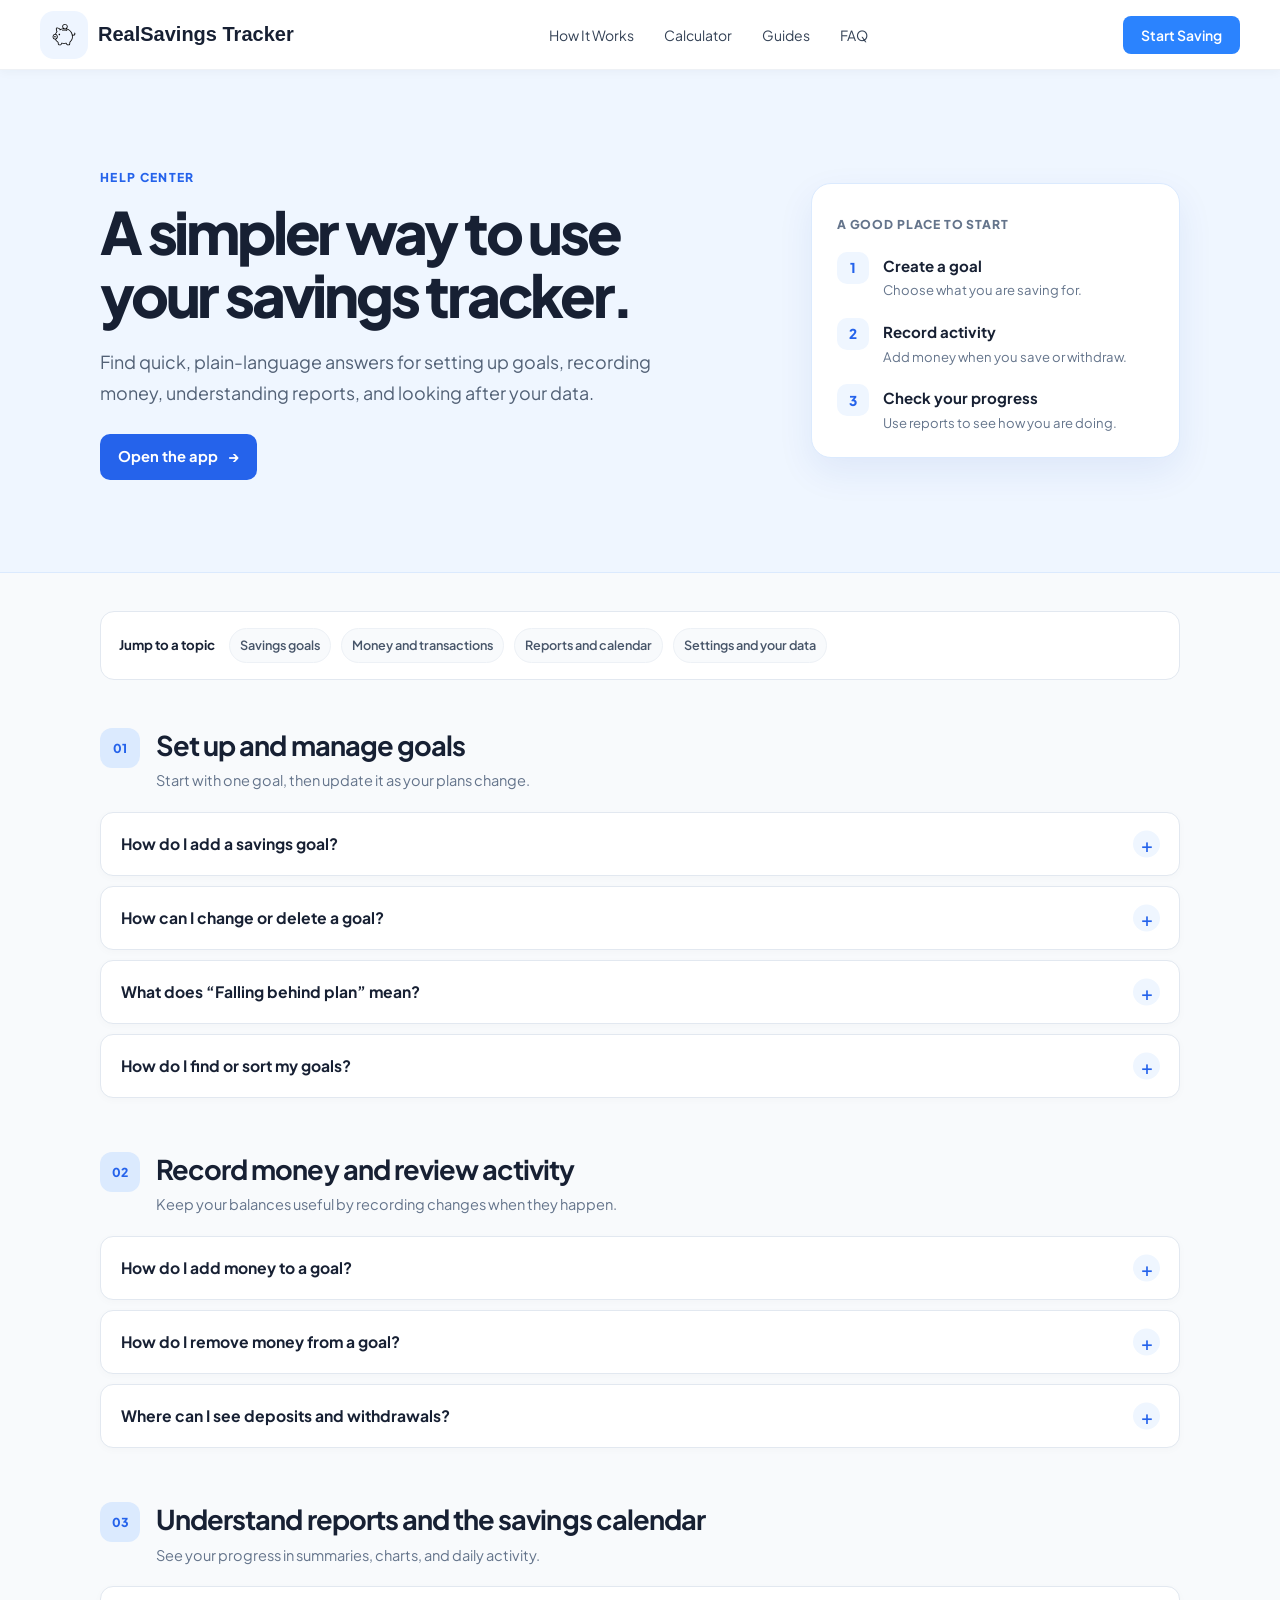
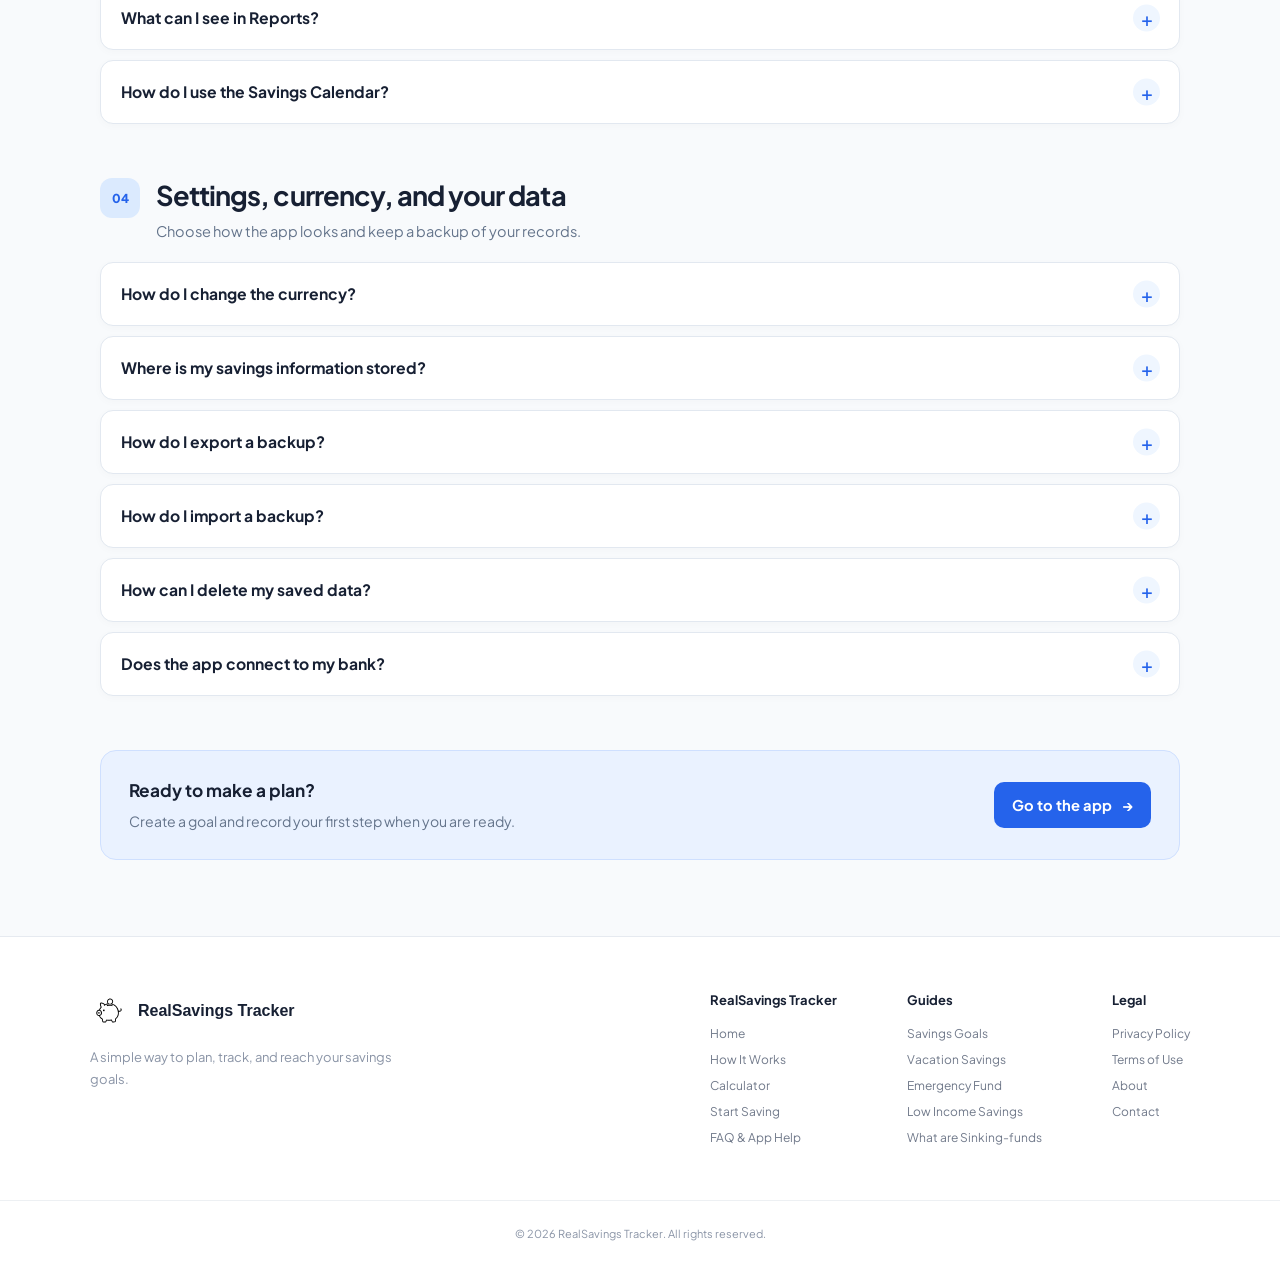
<file: faq.html>
<!DOCTYPE html>
<html lang="en">
<head>
    <meta charset="UTF-8">
    <meta name="viewport" content="width=device-width, initial-scale=1.0">
    <title>FAQ &amp; App Help | RealSavings Tracker</title>
    <meta name="description" content="Learn how to create savings goals, record deposits and withdrawals, explore reports, change display currency, and protect your RealSavings Tracker data.">
    <link rel="canonical" href="https://realsavingstracker.com/faq.html">
    <meta property="og:type" content="website">
    <meta property="og:title" content="FAQ &amp; App Help | RealSavings Tracker">
    <meta property="og:description" content="A friendly guide to using RealSavings Tracker and managing your savings records.">
    <meta property="og:url" content="https://realsavingstracker.com/faq.html">
    <link rel="icon" type="image/x-icon" href="./assets/images/favicon.ico">
    <link href="./assets/css/components.css" rel="stylesheet">
    <link href="./assets/css/faq.css" rel="stylesheet">
    <link href="https://fonts.googleapis.com/css2?family=Inter:wght@400;500;600;700&family=Plus+Jakarta+Sans:wght@400;500;600;700;800&display=swap" rel="stylesheet">
</head>

<body>
    <div id="header"></div>

    <main class="helpPage">
        <section class="helpHero">
            <div class="helpContainer helpHeroLayout">
                <div class="helpHeroCopy">
                    <span class="helpEyebrow">Help center</span>
                    <h1>A simpler way to use your savings tracker.</h1>
                    <p>
                        Find quick, plain-language answers for setting up goals,
                        recording money, understanding reports, and looking after your data.
                    </p>
                    <a class="helpPrimaryLink" href="./app.html">Open the app <span aria-hidden="true">→</span></a>
                </div>

                <aside class="helpQuickStart" aria-label="Three steps to get started">
                    <span class="helpQuickStartLabel">A good place to start</span>
                    <ol>
                        <li><span>1</span><div><strong>Create a goal</strong><small>Choose what you are saving for.</small></div></li>
                        <li><span>2</span><div><strong>Record activity</strong><small>Add money when you save or withdraw.</small></div></li>
                        <li><span>3</span><div><strong>Check your progress</strong><small>Use reports to see how you are doing.</small></div></li>
                    </ol>
                </aside>
            </div>
        </section>

        <div class="helpContainer helpBody">
            <nav class="helpContents" aria-label="FAQ topics">
                <strong>Jump to a topic</strong>
                <a href="#goals">Savings goals</a>
                <a href="#activity">Money and transactions</a>
                <a href="#reports">Reports and calendar</a>
                <a href="#settings-data">Settings and your data</a>
            </nav>

            <section class="helpSection" id="goals">
                <div class="helpSectionHeading">
                    <span>01</span>
                    <div><h2>Set up and manage goals</h2><p>Start with one goal, then update it as your plans change.</p></div>
                </div>

                <details class="helpFaq">
                    <summary>How do I add a savings goal?</summary>
                    <div class="helpAnswer">
                        <p>Open <strong>Savings Goals</strong> from the app menu and select <strong>Add New Goal</strong>. There is a button near the top and another after your goals, so you can add one without scrolling back up.</p>
                        <p>Give the goal a name and target amount, then choose a start date. You can also add a subtitle, an optional finish date, an optional starting balance, and a picture. Select <strong>Create Goal</strong> when you are ready. The target must be greater than zero, and the starting balance cannot be higher than the target.</p>
                    </div>
                </details>

                <details class="helpFaq">
                    <summary>How can I change or delete a goal?</summary>
                    <div class="helpAnswer">
                        <p>Open the goal's three-dot menu and choose <strong>Edit</strong> to change its name, dates, amounts, subtitle, or picture. Save your changes when you are done.</p>
                        <p>Choose <strong>Delete</strong> in the same menu to remove a goal. The app asks you to confirm. Deleting a goal also deletes its transaction history from this app, so export a backup first if you may need those records.</p>
                    </div>
                </details>

                <details class="helpFaq">
                    <summary>What does “Falling behind plan” mean?</summary>
                    <div class="helpAnswer">
                        <p>For a goal with both a start date and a finish date, the app estimates how much you would need to have saved by today to reach the target at a steady pace. If the current balance is below that estimate, the goal stays alongside your other goals and gets an attention badge.</p>
                        <p>This is a simple planning guide, not a prediction. Goals without a finish date, goals that have not started, and goals already at their target are not marked as falling behind.</p>
                    </div>
                </details>

                <details class="helpFaq">
                    <summary>How do I find or sort my goals?</summary>
                    <div class="helpAnswer">
                        <p>Use the search icon in the app's top bar, then type part of a goal's name. The list updates as you type. Close the search or clear the text to see your goals again.</p>
                        <p>In the Savings Goals section, use the goal filters to sort by start date, finish date, target amount, or current savings. You can choose earliest, latest, highest, or lowest first. Select <strong>Falling behind plan first</strong> to bring goals that need attention to the top of the list.</p>
                    </div>
                </details>
            </section>

            <section class="helpSection" id="activity">
                <div class="helpSectionHeading">
                    <span>02</span>
                    <div><h2>Record money and review activity</h2><p>Keep your balances useful by recording changes when they happen.</p></div>
                </div>

                <details class="helpFaq">
                    <summary>How do I add money to a goal?</summary>
                    <div class="helpAnswer">
                        <p>Select <strong>Add Money</strong> on the goal. Enter either the amount you saved or the new total balance in <strong>Update Total Money</strong>. Use one field at a time; typing in one clears the other.</p>
                        <p>The app records the difference as a transaction. When a balance reaches the target, the goal is marked complete automatically.</p>
                    </div>
                </details>

                <details class="helpFaq">
                    <summary>How do I remove money from a goal?</summary>
                    <div class="helpAnswer">
                        <p>Select <strong>Remove Money</strong> on the goal. Enter the amount you took out, or enter the new balance in <strong>Update Total Money</strong>. The app records the change as a withdrawal. A balance cannot be reduced below zero.</p>
                    </div>
                </details>

                <details class="helpFaq">
                    <summary>Where can I see deposits and withdrawals?</summary>
                    <div class="helpAnswer">
                        <p>Open <strong>Transactions</strong> to see your activity and totals for money added, money removed, and net change. Use the <strong>All</strong>, <strong>Added</strong>, and <strong>Removed</strong> buttons to filter by activity type, or use the goal dropdown to show transactions for one goal.</p>
                    </div>
                </details>
            </section>

            <section class="helpSection" id="reports">
                <div class="helpSectionHeading">
                    <span>03</span>
                    <div><h2>Understand reports and the savings calendar</h2><p>See your progress in summaries, charts, and daily activity.</p></div>
                </div>

                <details class="helpFaq">
                    <summary>What can I see in Reports?</summary>
                    <div class="helpAnswer">
                        <p><strong>Reports</strong> brings together total savings, amounts added and removed, your largest individual addition and the goal it went to, goal progress, and savings trends over time. “Best Saving Month” is based on the month's net activity: money added minus money withdrawn.</p>
                    </div>
                </details>

                <details class="helpFaq">
                    <summary>How do I use the Savings Calendar?</summary>
                    <div class="helpAnswer">
                        <p>In <strong>Reports</strong>, choose <strong>Yearly</strong>, <strong>Monthly</strong>, or <strong>This week</strong>. The yearly view shows every month. Use the arrows to move between years or months, or choose a month name or the month picker to open a specific month. Select a day to see its transactions below the calendar.</p>
                        <p>Green marks days with money added, and red marks days with money withdrawn. Stronger color means a larger amount. In the yearly view, the highlighted month is the one with the highest net savings for that year.</p>
                    </div>
                </details>
            </section>

            <section class="helpSection" id="settings-data">
                <div class="helpSectionHeading">
                    <span>04</span>
                    <div><h2>Settings, currency, and your data</h2><p>Choose how the app looks and keep a backup of your records.</p></div>
                </div>

                <details class="helpFaq">
                    <summary>How do I change the currency?</summary>
                    <div class="helpAnswer">
                        <p>Open <strong>Settings</strong> and select a display currency. The app supports EUR, USD, GBP, JPY, PHP, CAD, AUD, INR, CNY, and CHF.</p>
                        <p>This changes the symbol and number formatting throughout the app. It does <strong>not</strong> convert or recalculate your saved amounts. For example, a saved amount of 100 will display as 100 in the selected currency, not as its exchange-rate equivalent.</p>
                    </div>
                </details>

                <details class="helpFaq">
                    <summary>Where is my savings information stored?</summary>
                    <div class="helpAnswer">
                        <p>Your goals and transactions are saved locally in this browser on this device. You do not need an account, and the app does not sync these records between devices or browsers.</p>
                        <p>If you clear this site's browser data, switch browsers, or use a private browsing window that is later closed, your records may no longer be available. Use <strong>Settings → Export Data</strong> to keep a backup.</p>
                    </div>
                </details>

                <details class="helpFaq">
                    <summary>How do I export a backup?</summary>
                    <div class="helpAnswer">
                        <p>Open <strong>Settings</strong>, then under <strong>Data</strong> select <strong>Export Data</strong>. Your browser downloads a JSON backup containing your goals and transactions. Store it somewhere safe; anyone with the file can read the information in it.</p>
                    </div>
                </details>

                <details class="helpFaq">
                    <summary>How do I import a backup?</summary>
                    <div class="helpAnswer">
                        <p>Open <strong>Settings → Import Data</strong>, confirm that you want to continue, and choose a RealSavings Tracker JSON backup file. The app checks the file before loading it.</p>
                        <p>Importing <strong>replaces</strong> the goals and transactions currently in the app; it does not merge them. Export your current data first if you want to keep it.</p>
                    </div>
                </details>

                <details class="helpFaq">
                    <summary>How can I delete my saved data?</summary>
                    <div class="helpAnswer">
                        <p>Open <strong>Settings → Delete All Data</strong> and confirm the prompt. This permanently clears the goals and transaction records saved by the app in this browser. Your display-currency choice is stored separately and may remain selected. Export a backup first if you might want your records later.</p>
                    </div>
                </details>

                <details class="helpFaq">
                    <summary>Does the app connect to my bank?</summary>
                    <div class="helpAnswer">
                        <p>No. RealSavings Tracker is a manual planning and record-keeping tool. It does not connect to your bank or move money. You enter deposits and withdrawals yourself.</p>
                    </div>
                </details>
            </section>

            <aside class="helpBottomCallout">
                <div><strong>Ready to make a plan?</strong><p>Create a goal and record your first step when you are ready.</p></div>
                <a href="./app.html">Go to the app <span aria-hidden="true">→</span></a>
            </aside>
        </div>
    </main>

    <div id="footer"></div>
    <script src="./assets/script/components.js"></script>
</body>
</html>
</file>
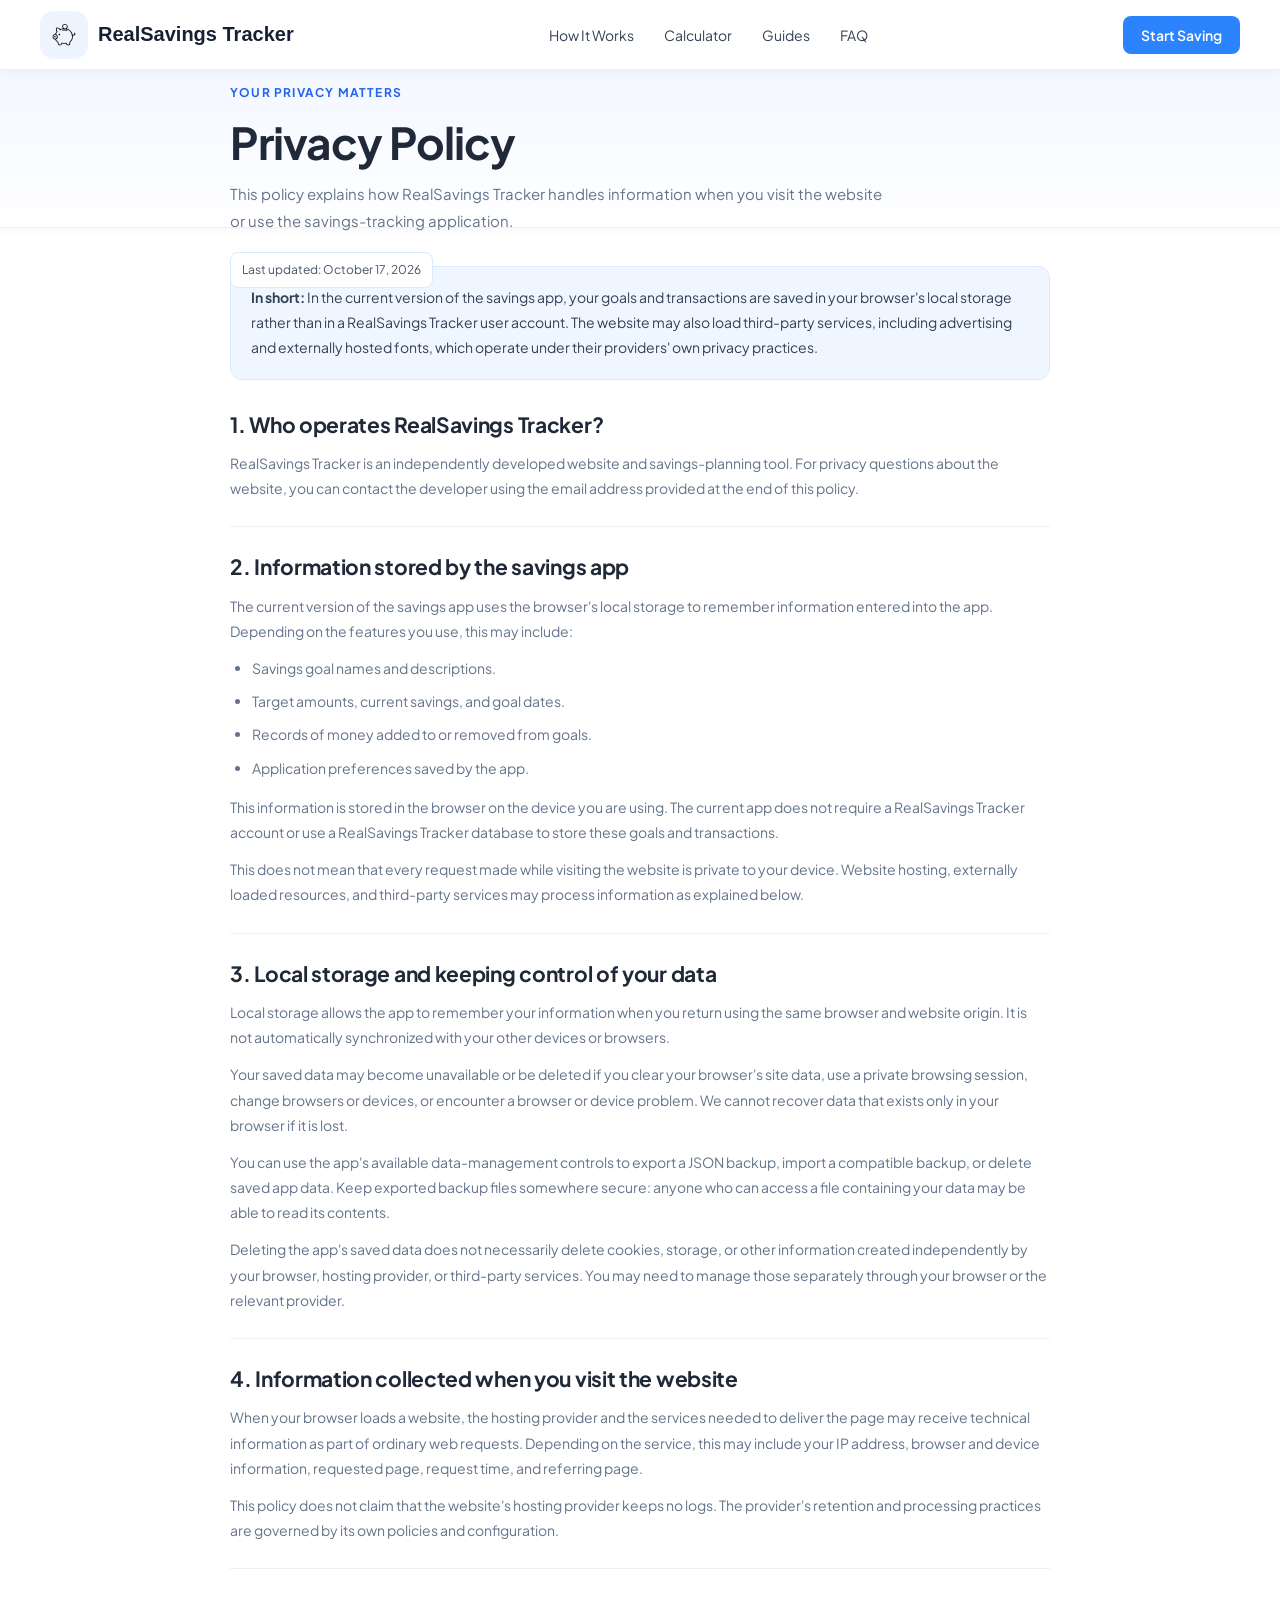
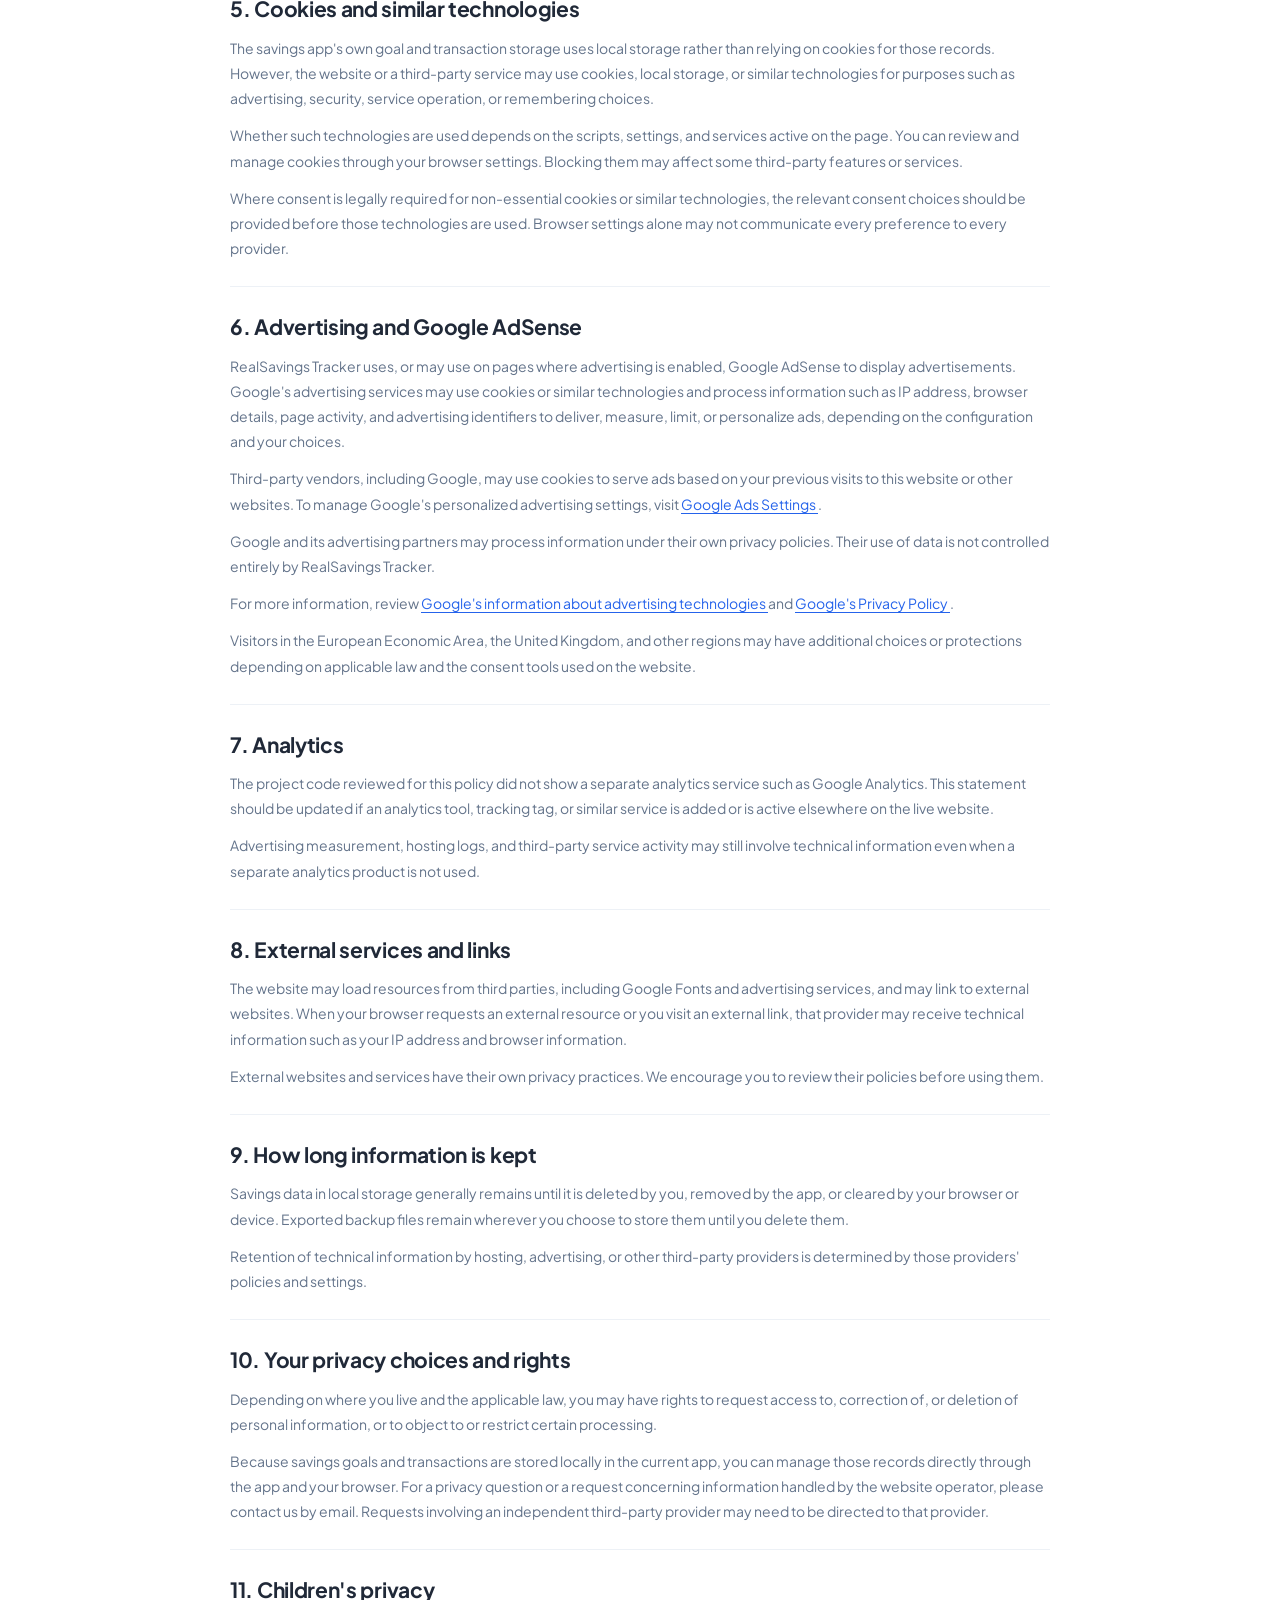
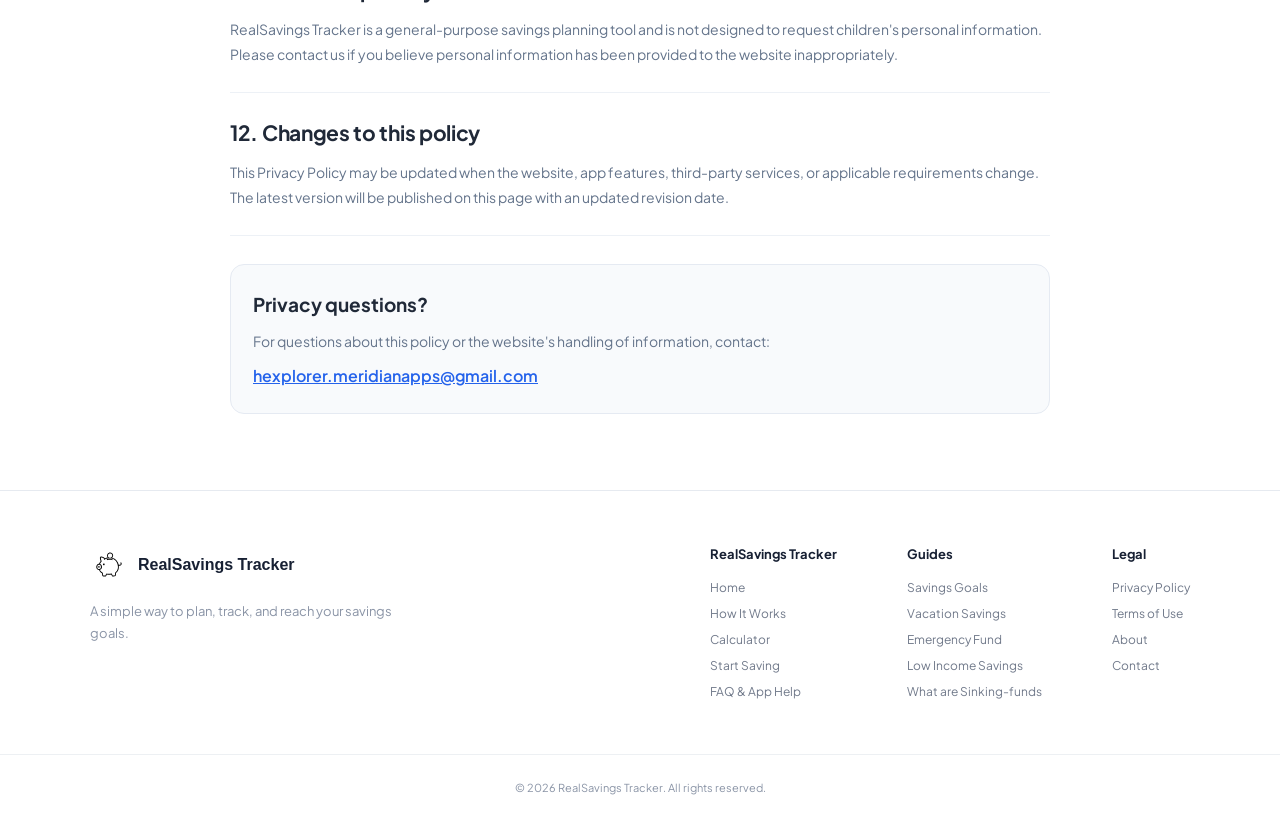
<file: privacy.html>
<!DOCTYPE html>
<html lang="en">
<head>
    <meta charset="UTF-8">
    <meta name="viewport" content="width=device-width, initial-scale=1.0">

    <title>Privacy Policy | RealSavings Tracker</title>
    <meta name="description" content="Learn how RealSavings Tracker handles savings data, browser storage, advertising, cookies, and third-party services.">
    <link rel="canonical" href="https://realsavingstracker.com/privacy.html">

    <meta property="og:type" content="website">
    <meta property="og:title" content="Privacy Policy | RealSavings Tracker">
    <meta property="og:description" content="Information about data storage, privacy, cookies, and advertising on RealSavings Tracker.">
    <meta property="og:url" content="https://realsavingstracker.com/privacy.html">

    <link rel="icon" type="image/x-icon" href="./assets/images/favicon.ico">
    <link href="./assets/css/components.css" rel="stylesheet">
    <link href="https://fonts.googleapis.com/css2?family=Inter:wght@400;500;600;700&family=Plus+Jakarta+Sans:wght@400;500;600;700;800&display=swap" rel="stylesheet">

    <style>
        .legalPage, .legalPage * { box-sizing: border-box; }

        .legalPage {
            --legal-blue: #2563eb;
            --legal-blue-light: #eff6ff;
            --legal-border: #e5eaf2;
            --legal-text: #202938;
            --legal-muted: #64748b;
            color: var(--legal-text);
            background: #fff;
            font-family: "Plus Jakarta Sans", "Inter", Arial, sans-serif;
            line-height: 1.8;
        }

        .legalIntro {
            padding: 115px 20px 42px;
            background: linear-gradient(180deg, #f3f7ff 0%, #fff 100%);
        }

        .legalContainer {
            width: min(100%, 820px);
            margin: 0 auto;
        }

        .legalEyebrow {
            display: block;
            margin-bottom: 12px;
            color: var(--legal-blue);
            font-size: 12px;
            font-weight: 700;
            letter-spacing: 1.2px;
            text-transform: uppercase;
        }

        .legalIntro h1 {
            margin: 0 0 12px;
            font-size: clamp(32px, 5vw, 44px);
            line-height: 1.2;
            letter-spacing: -1px;
        }

        .legalIntro p {
            max-width: 660px;
            margin: 0;
            color: var(--legal-muted);
            font-size: 15px;
        }

        .legalUpdated {
            display: inline-block;
            margin-top: 18px;
            padding: 6px 11px;
            border: 1px solid #dbeafe;
            border-radius: 8px;
            background: #fff;
            color: #475569;
            font-size: 12px;
        }

        .legalBody {
            padding: 38px 20px 76px;
        }

        .legalNotice {
            margin-bottom: 30px;
            padding: 18px 20px;
            border: 1px solid #dbeafe;
            border-radius: 12px;
            background: var(--legal-blue-light);
            color: #334155;
            font-size: 14px;
        }

        .legalSection {
            padding: 25px 0;
            border-bottom: 1px solid #edf1f6;
        }

        .legalSection:first-of-type { padding-top: 0; }
        .legalSection:last-child { border-bottom: 0; }

        .legalSection h2 {
            margin: 0 0 12px;
            font-size: 21px;
            line-height: 1.4;
            letter-spacing: -0.3px;
        }

        .legalSection h3 {
            margin: 18px 0 8px;
            font-size: 16px;
            line-height: 1.5;
        }

        .legalSection p {
            margin: 0 0 12px;
            color: var(--legal-muted);
            font-size: 14px;
        }

        .legalSection p:last-child { margin-bottom: 0; }

        .legalSection ul {
            display: grid;
            gap: 8px;
            margin: 10px 0 14px;
            padding-left: 22px;
            color: var(--legal-muted);
            font-size: 14px;
        }

        .legalSection a {
            color: var(--legal-blue);
            overflow-wrap: anywhere;
            text-underline-offset: 3px;
        }

        .legalSection a:hover { color: #1d4ed8; }

        .legalContact {
            margin-top: 28px;
            padding: 22px;
            border: 1px solid var(--legal-border);
            border-radius: 14px;
            background: #f8fafc;
        }

        .legalContact h2 {
            margin: 0 0 8px;
            font-size: 19px;
        }

        .legalContact p {
            margin: 0 0 8px;
            color: var(--legal-muted);
            font-size: 14px;
        }

        .legalContact a {
            color: var(--legal-blue);
            overflow-wrap: anywhere;
            font-weight: 600;
        }

        .legalPage .legalIntro {
            position: static;
            top: auto;
            z-index: auto;
        }

        @media (max-width: 600px) {
            .legalIntro { padding: 42px 18px 32px; }
            .legalBody { padding: 28px 18px 55px; }
            .legalSection { padding: 21px 0; }
            .legalSection h2 { font-size: 19px; }
            .legalPage { margin-top: 20px; }
            .legalUpdated { margin-top: 0px; }
        }

        @media (max-width: 500px) {
            .legalPage, .legalPage * {  margin-top: 20px; }
        }
    </style>
</head>

<body>
    <div id="header"></div>

    <main class="legalPage">
        <header class="legalIntro">
            <div class="legalContainer">
                <span class="legalEyebrow">Your privacy matters</span>
                <h1>Privacy Policy</h1>
                <p>
                    This policy explains how RealSavings Tracker handles
                    information when you visit the website or use the
                    savings-tracking application.
                </p>
                <span class="legalUpdated">Last updated: October 17, 2026</span>
            </div>
        </header>

        <div class="legalBody">
            <div class="legalContainer">
                <div class="legalNotice">
                    <strong>In short:</strong> In the current version of the
                    savings app, your goals and transactions are saved in
                    your browser's local storage rather than in a
                    RealSavings Tracker user account. The website may also
                    load third-party services, including advertising and
                    externally hosted fonts, which operate under their
                    providers' own privacy practices.
                </div>

                <section class="legalSection">
                    <h2>1. Who operates RealSavings Tracker?</h2>
                    <p>
                        RealSavings Tracker is an independently developed
                        website and savings-planning tool. For privacy
                        questions about the website, you can contact the
                        developer using the email address provided at the
                        end of this policy.
                    </p>
                </section>

                <section class="legalSection">
                    <h2>2. Information stored by the savings app</h2>
                    <p>
                        The current version of the savings app uses the
                        browser's local storage to remember information
                        entered into the app. Depending on the features
                        you use, this may include:
                    </p>
                    <ul>
                        <li>Savings goal names and descriptions.</li>
                        <li>Target amounts, current savings, and goal dates.</li>
                        <li>Records of money added to or removed from goals.</li>
                        <li>Application preferences saved by the app.</li>
                    </ul>
                    <p>
                        This information is stored in the browser on the
                        device you are using. The current app does not
                        require a RealSavings Tracker account or use a
                        RealSavings Tracker database to store these goals
                        and transactions.
                    </p>
                    <p>
                        This does not mean that every request made while
                        visiting the website is private to your device.
                        Website hosting, externally loaded resources, and
                        third-party services may process information as
                        explained below.
                    </p>
                </section>

                <section class="legalSection">
                    <h2>3. Local storage and keeping control of your data</h2>
                    <p>
                        Local storage allows the app to remember your
                        information when you return using the same browser
                        and website origin. It is not automatically
                        synchronized with your other devices or browsers.
                    </p>
                    <p>
                        Your saved data may become unavailable or be deleted
                        if you clear your browser's site data, use a private
                        browsing session, change browsers or devices, or
                        encounter a browser or device problem. We cannot
                        recover data that exists only in your browser if
                        it is lost.
                    </p>
                    <p>
                        You can use the app's available data-management
                        controls to export a JSON backup, import a
                        compatible backup, or delete saved app data.
                        Keep exported backup files somewhere secure:
                        anyone who can access a file containing your data
                        may be able to read its contents.
                    </p>
                    <p>
                        Deleting the app's saved data does not necessarily
                        delete cookies, storage, or other information
                        created independently by your browser, hosting
                        provider, or third-party services. You may need to
                        manage those separately through your browser or
                        the relevant provider.
                    </p>
                </section>

                <section class="legalSection">
                    <h2>4. Information collected when you visit the website</h2>
                    <p>
                        When your browser loads a website, the hosting
                        provider and the services needed to deliver the
                        page may receive technical information as part of
                        ordinary web requests. Depending on the service,
                        this may include your IP address, browser and
                        device information, requested page, request time,
                        and referring page.
                    </p>
                    <p>
                        This policy does not claim that the website's
                        hosting provider keeps no logs. The provider's
                        retention and processing practices are governed
                        by its own policies and configuration.
                    </p>
                </section>

                <section class="legalSection">
                    <h2>5. Cookies and similar technologies</h2>
                    <p>
                        The savings app's own goal and transaction storage
                        uses local storage rather than relying on cookies
                        for those records. However, the website or a
                        third-party service may use cookies, local storage,
                        or similar technologies for purposes such as
                        advertising, security, service operation, or
                        remembering choices.
                    </p>
                    <p>
                        Whether such technologies are used depends on the
                        scripts, settings, and services active on the page.
                        You can review and manage cookies through your
                        browser settings. Blocking them may affect some
                        third-party features or services.
                    </p>
                    <p>
                        Where consent is legally required for non-essential
                        cookies or similar technologies, the relevant
                        consent choices should be provided before those
                        technologies are used. Browser settings alone may
                        not communicate every preference to every provider.
                    </p>
                </section>

                <section class="legalSection">
                    <h2>6. Advertising and Google AdSense</h2>
                    <p>
                        RealSavings Tracker uses, or may use on pages where
                        advertising is enabled, Google AdSense to display
                        advertisements. Google's advertising services may
                        use cookies or similar technologies and process
                        information such as IP address, browser details,
                        page activity, and advertising identifiers to
                        deliver, measure, limit, or personalize ads,
                        depending on the configuration and your choices.
                    </p>

                    <p>
                        Third-party vendors, including Google, may use
                        cookies to serve ads based on your previous visits
                        to this website or other websites. To manage
                        Google's personalized advertising settings, visit
                        <a href="https://adssettings.google.com/"
                           target="_blank" rel="noopener noreferrer">
                            Google Ads Settings
                        </a>.
                    </p>
                    <p>
                        Google and its advertising partners may process
                        information under their own privacy policies.
                        Their use of data is not controlled entirely by
                        RealSavings Tracker.
                    </p>
                    <p>
                        For more information, review
                        <a href="https://policies.google.com/technologies/ads"
                           target="_blank" rel="noopener noreferrer">
                            Google's information about advertising technologies
                        </a>
                        and
                        <a href="https://policies.google.com/privacy"
                           target="_blank" rel="noopener noreferrer">
                            Google's Privacy Policy
                        </a>.
                    </p>
                    <p>
                        Visitors in the European Economic Area, the United
                        Kingdom, and other regions may have additional
                        choices or protections depending on applicable law
                        and the consent tools used on the website.
                    </p>
                </section>

                <section class="legalSection">
                    <h2>7. Analytics</h2>
                    <p>
                        The project code reviewed for this policy did not
                        show a separate analytics service such as Google
                        Analytics. This statement should be updated if an
                        analytics tool, tracking tag, or similar service is
                        added or is active elsewhere on the live website.
                    </p>
                    <p>
                        Advertising measurement, hosting logs, and
                        third-party service activity may still involve
                        technical information even when a separate
                        analytics product is not used.
                    </p>
                </section>

                <section class="legalSection">
                    <h2>8. External services and links</h2>
                    <p>
                        The website may load resources from third parties,
                        including Google Fonts and advertising services,
                        and may link to external websites. When your browser
                        requests an external resource or you visit an
                        external link, that provider may receive technical
                        information such as your IP address and browser
                        information.
                    </p>
                    <p>
                        External websites and services have their own
                        privacy practices. We encourage you to review their
                        policies before using them.
                    </p>
                </section>

                <section class="legalSection">
                    <h2>9. How long information is kept</h2>
                    <p>
                        Savings data in local storage generally remains
                        until it is deleted by you, removed by the app, or
                        cleared by your browser or device. Exported backup
                        files remain wherever you choose to store them
                        until you delete them.
                    </p>
                    <p>
                        Retention of technical information by hosting,
                        advertising, or other third-party providers is
                        determined by those providers' policies and
                        settings.
                    </p>
                </section>

                <section class="legalSection">
                    <h2>10. Your privacy choices and rights</h2>
                    <p>
                        Depending on where you live and the applicable law,
                        you may have rights to request access to, correction
                        of, or deletion of personal information, or to
                        object to or restrict certain processing.
                    </p>
                    <p>
                        Because savings goals and transactions are stored
                        locally in the current app, you can manage those
                        records directly through the app and your browser.
                        For a privacy question or a request concerning
                        information handled by the website operator, please
                        contact us by email. Requests involving an
                        independent third-party provider may need to be
                        directed to that provider.
                    </p>
                </section>

                <section class="legalSection">
                    <h2>11. Children's privacy</h2>
                    <p>
                        RealSavings Tracker is a general-purpose savings
                        planning tool and is not designed to request
                        children's personal information. Please contact us
                        if you believe personal information has been
                        provided to the website inappropriately.
                    </p>
                </section>

                <section class="legalSection">
                    <h2>12. Changes to this policy</h2>
                    <p>
                        This Privacy Policy may be updated when the website,
                        app features, third-party services, or applicable
                        requirements change. The latest version will be
                        published on this page with an updated revision
                        date.
                    </p>
                </section>

                <section class="legalContact">
                    <h2>Privacy questions?</h2>
                    <p>
                        For questions about this policy or the website's
                        handling of information, contact:
                    </p>
                    <a href="mailto:hexplorer.meridianapps@gmail.com">
                        hexplorer.meridianapps@gmail.com
                    </a>
                </section>
            </div>
        </div>
    </main>

    <div id="footer"></div>
    <script src="./assets/script/components.js"></script>
</body>
</html>
</file>
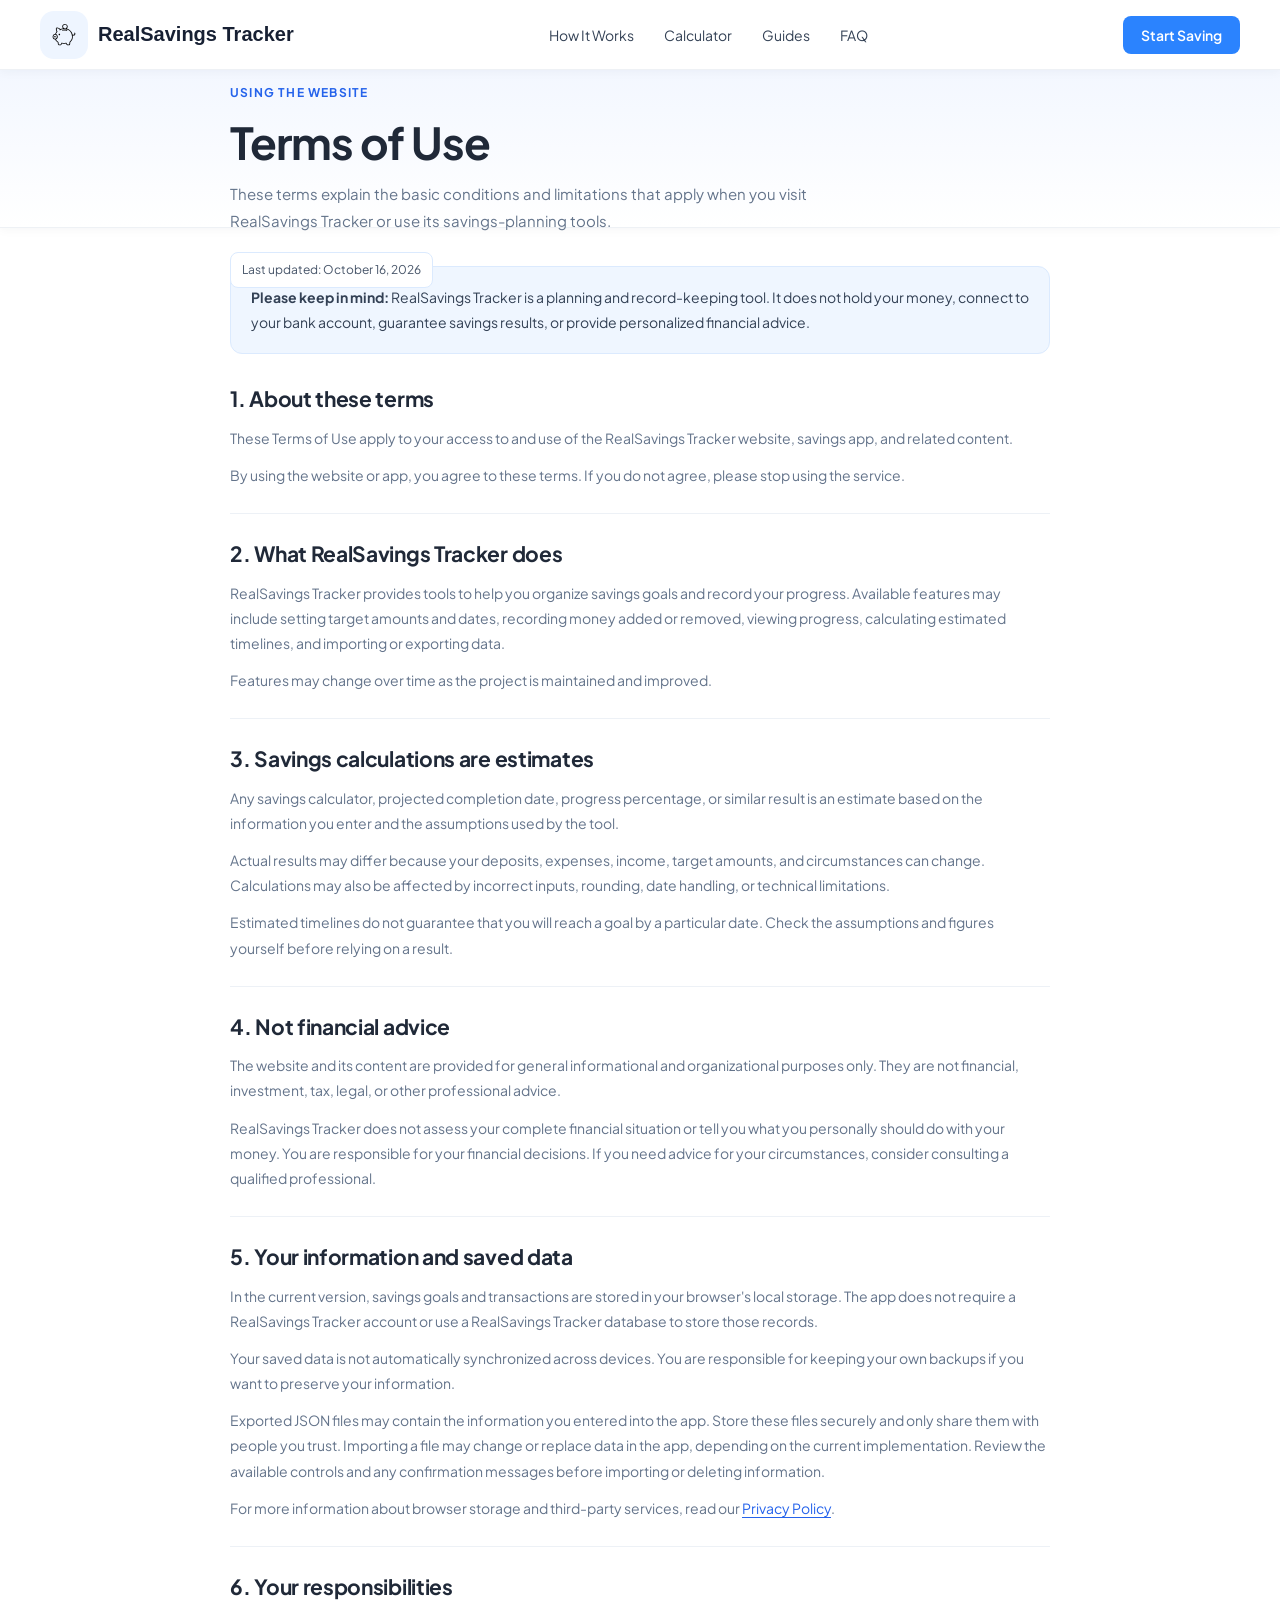
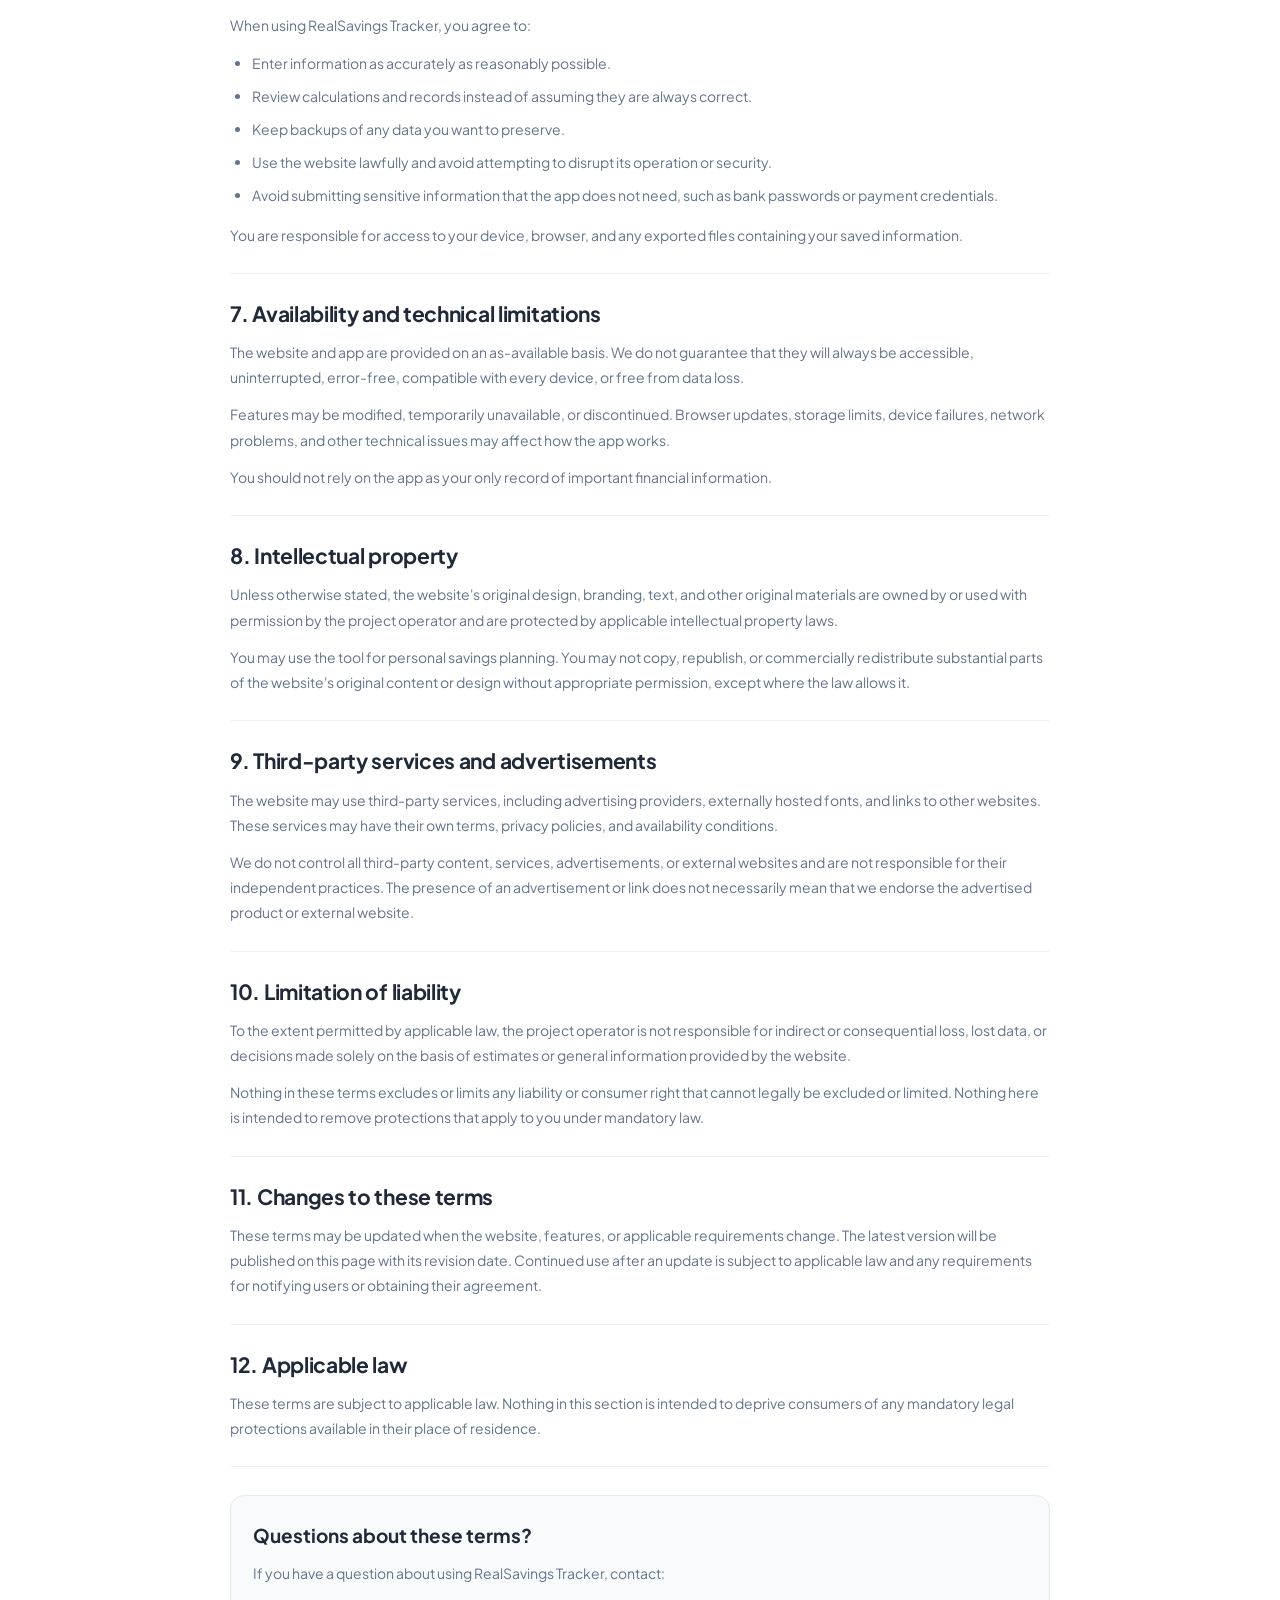
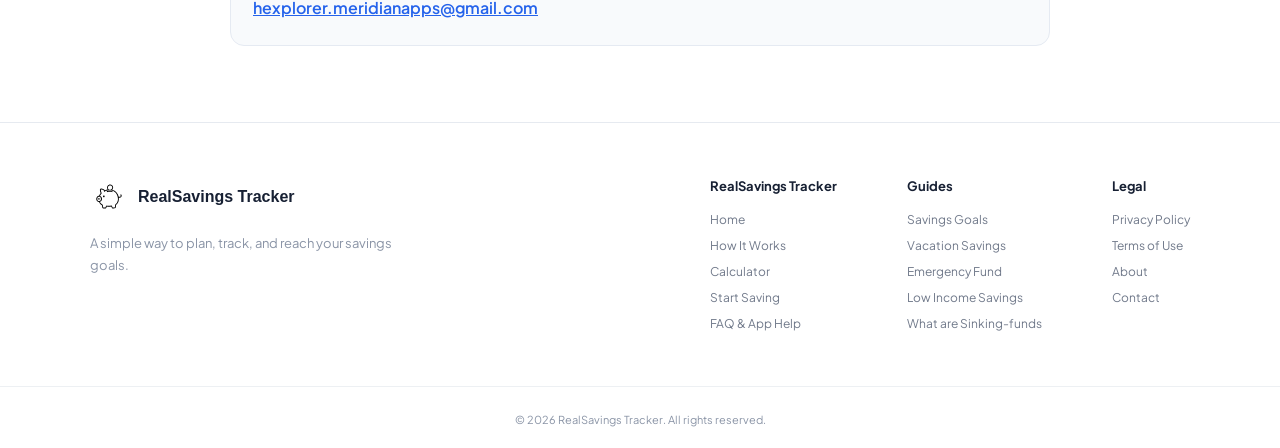
<file: terms.html>
<!DOCTYPE html>
<html lang="en">
<head>
    <meta charset="UTF-8">
    <meta name="viewport" content="width=device-width, initial-scale=1.0">

    <title>Terms of Use | RealSavings Tracker</title>
    <meta name="description" content="Read the Terms of Use for RealSavings Tracker, including app limitations, savings estimates, user responsibilities, and third-party services.">
    <link rel="canonical" href="https://realsavingstracker.com/terms.html">

    <meta property="og:type" content="website">
    <meta property="og:title" content="Terms of Use | RealSavings Tracker">
    <meta property="og:description" content="The terms and limitations that apply when using RealSavings Tracker.">
    <meta property="og:url" content="https://realsavingstracker.com/terms.html">

    <link rel="icon" type="image/x-icon" href="./assets/images/favicon.ico">
    <link href="./assets/css/components.css" rel="stylesheet">
    <link href="https://fonts.googleapis.com/css2?family=Inter:wght@400;500;600;700&family=Plus+Jakarta+Sans:wght@400;500;600;700;800&display=swap" rel="stylesheet">

    <style>
        .legalPage, .legalPage * { box-sizing: border-box; }

        .legalPage {
            --legal-blue: #2563eb;
            --legal-blue-light: #eff6ff;
            --legal-border: #e5eaf2;
            --legal-text: #202938;
            --legal-muted: #64748b;
            color: var(--legal-text);
            background: #fff;
            font-family: "Plus Jakarta Sans", "Inter", Arial, sans-serif;
            line-height: 1.8;
        }

        .legalIntro {
            padding: 115px 20px 42px;
            background: linear-gradient(180deg, #f3f7ff 0%, #fff 100%);
        }

        .legalContainer {
            width: min(100%, 820px);
            margin: 0 auto;
        }

        .legalEyebrow {
            display: block;
            margin-bottom: 12px;
            color: var(--legal-blue);
            font-size: 12px;
            font-weight: 700;
            letter-spacing: 1.2px;
            text-transform: uppercase;
        }

        .legalIntro h1 {
            margin: 0 0 12px;
            font-size: clamp(32px, 5vw, 44px);
            line-height: 1.2;
            letter-spacing: -1px;
        }

        .legalIntro p {
            max-width: 660px;
            margin: 0;
            color: var(--legal-muted);
            font-size: 15px;
        }

        .legalUpdated {
            display: inline-block;
            margin-top: 18px;
            padding: 6px 11px;
            border: 1px solid #dbeafe;
            border-radius: 8px;
            background: #fff;
            color: #475569;
            font-size: 12px;
        }

        .legalBody { padding: 38px 20px 76px; }

        .legalNotice {
            margin-bottom: 30px;
            padding: 18px 20px;
            border: 1px solid #dbeafe;
            border-radius: 12px;
            background: var(--legal-blue-light);
            color: #334155;
            font-size: 14px;
        }

        .legalSection {
            padding: 25px 0;
            border-bottom: 1px solid #edf1f6;
        }

        .legalSection:first-of-type { padding-top: 0; }
        .legalSection:last-child { border-bottom: 0; }

        .legalSection h2 {
            margin: 0 0 12px;
            font-size: 21px;
            line-height: 1.4;
            letter-spacing: -0.3px;
        }

        .legalSection p {
            margin: 0 0 12px;
            color: var(--legal-muted);
            font-size: 14px;
        }

        .legalSection p:last-child { margin-bottom: 0; }

        .legalSection ul {
            display: grid;
            gap: 8px;
            margin: 10px 0 14px;
            padding-left: 22px;
            color: var(--legal-muted);
            font-size: 14px;
        }

        .legalSection a {
            color: var(--legal-blue);
            overflow-wrap: anywhere;
            text-underline-offset: 3px;
        }

        .legalSection a:hover { color: #1d4ed8; }

        .legalContact {
            margin-top: 28px;
            padding: 22px;
            border: 1px solid var(--legal-border);
            border-radius: 14px;
            background: #f8fafc;
        }

        .legalContact h2 {
            margin: 0 0 8px;
            font-size: 19px;
        }

        .legalContact p {
            margin: 0 0 8px;
            color: var(--legal-muted);
            font-size: 14px;
        }

        .legalContact a {
            color: var(--legal-blue);
            overflow-wrap: anywhere;
            font-weight: 600;
        }

        .legalPage .legalIntro {
            position: static;
            top: auto;
            z-index: auto;
        }

        @media (max-width: 600px) {
            .legalIntro { padding: 42px 18px 32px; }
            .legalBody { padding: 28px 18px 55px; }
            .legalSection { padding: 21px 0; }
            .legalSection h2 { font-size: 19px; }
            .legalPage { margin-top: 20px; }
            .legalUpdated { margin-top: 0px; }
        }

        @media (max-width: 500px) {
            .legalPage, .legalPage * {  margin-top: 20px; }
        }
    </style>
</head>

<body>
    <div id="header"></div>

    <main class="legalPage">
        <header class="legalIntro">
            <div class="legalContainer">
                <span class="legalEyebrow">Using the website</span>
                <h1>Terms of Use</h1>
                <p>
                    These terms explain the basic conditions and limitations
                    that apply when you visit RealSavings Tracker or use
                    its savings-planning tools.
                </p>
                <span class="legalUpdated">Last updated: October 16, 2026</span>
            </div>
        </header>

        <div class="legalBody">
            <div class="legalContainer">
                <div class="legalNotice">
                    <strong>Please keep in mind:</strong> RealSavings Tracker
                    is a planning and record-keeping tool. It does not hold
                    your money, connect to your bank account, guarantee
                    savings results, or provide personalized financial advice.
                </div>

                <section class="legalSection">
                    <h2>1. About these terms</h2>
                    <p>
                        These Terms of Use apply to your access to and use
                        of the RealSavings Tracker website, savings app,
                        and related content.
                    </p>
                    <p>
                        By using the website or app, you agree to these
                        terms. If you do not agree, please stop using
                        the service.
                    </p>
                </section>

                <section class="legalSection">
                    <h2>2. What RealSavings Tracker does</h2>
                    <p>
                        RealSavings Tracker provides tools to help you
                        organize savings goals and record your progress.
                        Available features may include setting target
                        amounts and dates, recording money added or
                        removed, viewing progress, calculating estimated
                        timelines, and importing or exporting data.
                    </p>
                    <p>
                        Features may change over time as the project is
                        maintained and improved.
                    </p>
                </section>

                <section class="legalSection">
                    <h2>3. Savings calculations are estimates</h2>
                    <p>
                        Any savings calculator, projected completion date,
                        progress percentage, or similar result is an
                        estimate based on the information you enter and
                        the assumptions used by the tool.
                    </p>
                    <p>
                        Actual results may differ because your deposits,
                        expenses, income, target amounts, and circumstances
                        can change. Calculations may also be affected by
                        incorrect inputs, rounding, date handling, or
                        technical limitations.
                    </p>
                    <p>
                        Estimated timelines do not guarantee that you will
                        reach a goal by a particular date. Check the
                        assumptions and figures yourself before relying
                        on a result.
                    </p>
                </section>

                <section class="legalSection">
                    <h2>4. Not financial advice</h2>
                    <p>
                        The website and its content are provided for general
                        informational and organizational purposes only.
                        They are not financial, investment, tax, legal, or
                        other professional advice.
                    </p>
                    <p>
                        RealSavings Tracker does not assess your complete
                        financial situation or tell you what you personally
                        should do with your money. You are responsible for
                        your financial decisions. If you need advice for
                        your circumstances, consider consulting a qualified
                        professional.
                    </p>
                </section>

                <section class="legalSection">
                    <h2>5. Your information and saved data</h2>
                    <p>
                        In the current version, savings goals and
                        transactions are stored in your browser's local
                        storage. The app does not require a RealSavings
                        Tracker account or use a RealSavings Tracker
                        database to store those records.
                    </p>
                    <p>
                        Your saved data is not automatically synchronized
                        across devices. You are responsible for keeping
                        your own backups if you want to preserve your
                        information.
                    </p>
                    <p>
                        Exported JSON files may contain the information
                        you entered into the app. Store these files
                        securely and only share them with people you trust.
                        Importing a file may change or replace data in
                        the app, depending on the current implementation.
                        Review the available controls and any confirmation
                        messages before importing or deleting information.
                    </p>
                    <p>
                        For more information about browser storage and
                        third-party services, read our
                        <a href="./privacy.html">Privacy Policy</a>.
                    </p>
                </section>

                <section class="legalSection">
                    <h2>6. Your responsibilities</h2>
                    <p>When using RealSavings Tracker, you agree to:</p>
                    <ul>
                        <li>Enter information as accurately as reasonably possible.</li>
                        <li>Review calculations and records instead of assuming they are always correct.</li>
                        <li>Keep backups of any data you want to preserve.</li>
                        <li>Use the website lawfully and avoid attempting to disrupt its operation or security.</li>
                        <li>Avoid submitting sensitive information that the app does not need, such as bank passwords or payment credentials.</li>
                    </ul>
                    <p>
                        You are responsible for access to your device,
                        browser, and any exported files containing your
                        saved information.
                    </p>
                </section>

                <section class="legalSection">
                    <h2>7. Availability and technical limitations</h2>
                    <p>
                        The website and app are provided on an
                        as-available basis. We do not guarantee that they
                        will always be accessible, uninterrupted, error-free,
                        compatible with every device, or free from data loss.
                    </p>
                    <p>
                        Features may be modified, temporarily unavailable,
                        or discontinued. Browser updates, storage limits,
                        device failures, network problems, and other
                        technical issues may affect how the app works.
                    </p>
                    <p>
                        You should not rely on the app as your only record
                        of important financial information.
                    </p>
                </section>

                <section class="legalSection">
                    <h2>8. Intellectual property</h2>
                    <p>
                        Unless otherwise stated, the website's original
                        design, branding, text, and other original
                        materials are owned by or used with permission
                        by the project operator and are protected by
                        applicable intellectual property laws.
                    </p>
                    <p>
                        You may use the tool for personal savings planning.
                        You may not copy, republish, or commercially
                        redistribute substantial parts of the website's
                        original content or design without appropriate
                        permission, except where the law allows it.
                    </p>
                </section>

                <section class="legalSection">
                    <h2>9. Third-party services and advertisements</h2>
                    <p>
                        The website may use third-party services, including
                        advertising providers, externally hosted fonts,
                        and links to other websites. These services may
                        have their own terms, privacy policies, and
                        availability conditions.
                    </p>
                    <p>
                        We do not control all third-party content, services,
                        advertisements, or external websites and are not
                        responsible for their independent practices.
                        The presence of an advertisement or link does not
                        necessarily mean that we endorse the advertised
                        product or external website.
                    </p>
                </section>

                <section class="legalSection">
                    <h2>10. Limitation of liability</h2>
                    <p>
                        To the extent permitted by applicable law, the
                        project operator is not responsible for indirect
                        or consequential loss, lost data, or decisions
                        made solely on the basis of estimates or general
                        information provided by the website.
                    </p>
                    <p>
                        Nothing in these terms excludes or limits any
                        liability or consumer right that cannot legally
                        be excluded or limited. Nothing here is intended
                        to remove protections that apply to you under
                        mandatory law.
                    </p>
                </section>

                <section class="legalSection">
                    <h2>11. Changes to these terms</h2>
                    <p>
                        These terms may be updated when the website,
                        features, or applicable requirements change.
                        The latest version will be published on this page
                        with its revision date. Continued use after an
                        update is subject to applicable law and any
                        requirements for notifying users or obtaining
                        their agreement.
                    </p>
                </section>

                <section class="legalSection">
                    <h2>12. Applicable law</h2>
                    <p>
                        These terms are subject to applicable law.
                        Nothing in this section is intended to deprive
                        consumers of any mandatory legal protections
                        available in their place of residence.
                    </p>
                </section>

                <section class="legalContact">
                    <h2>Questions about these terms?</h2>
                    <p>
                        If you have a question about using RealSavings
                        Tracker, contact:
                    </p>
                    <a href="mailto:hexplorer.meridianapps@gmail.com">
                        hexplorer.meridianapps@gmail.com
                    </a>
                </section>
            </div>
        </div>
    </main>

    <div id="footer"></div>
    <script src="./assets/script/components.js"></script>
</body>
</html>
</file>
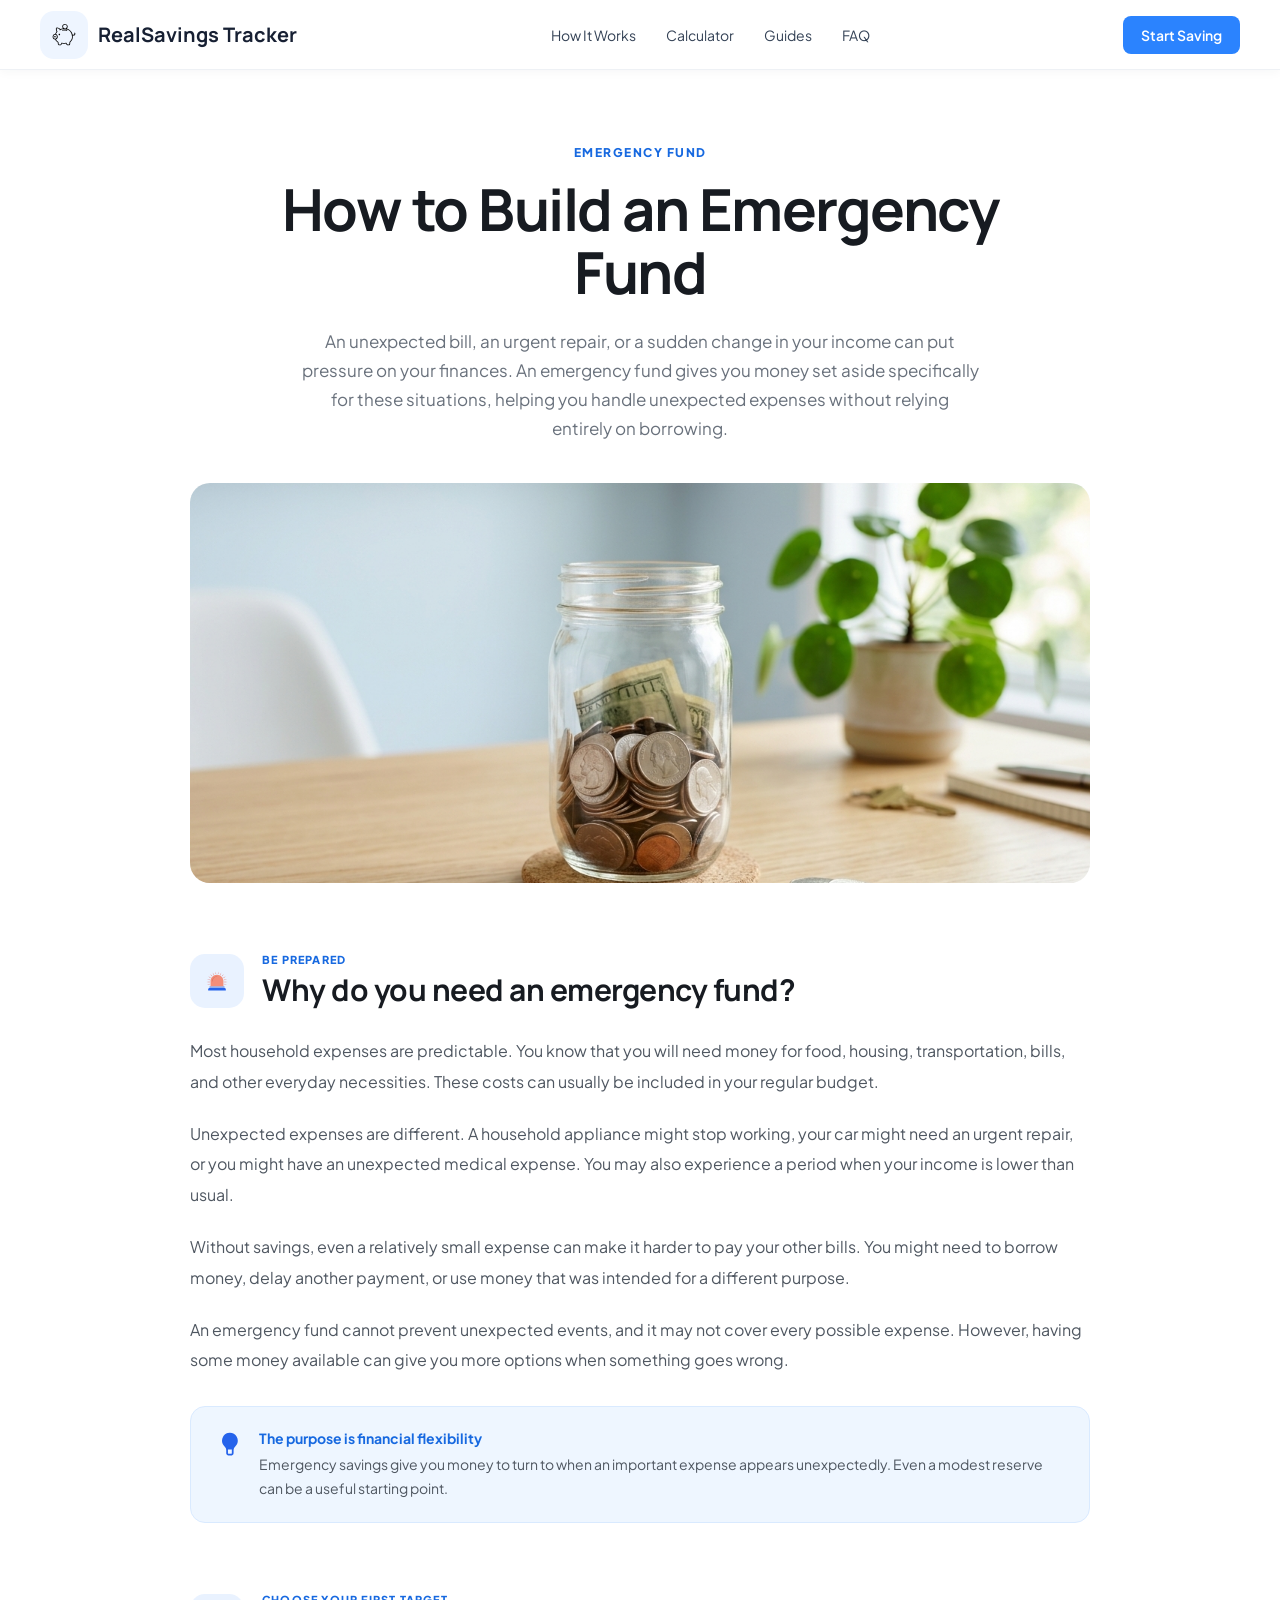
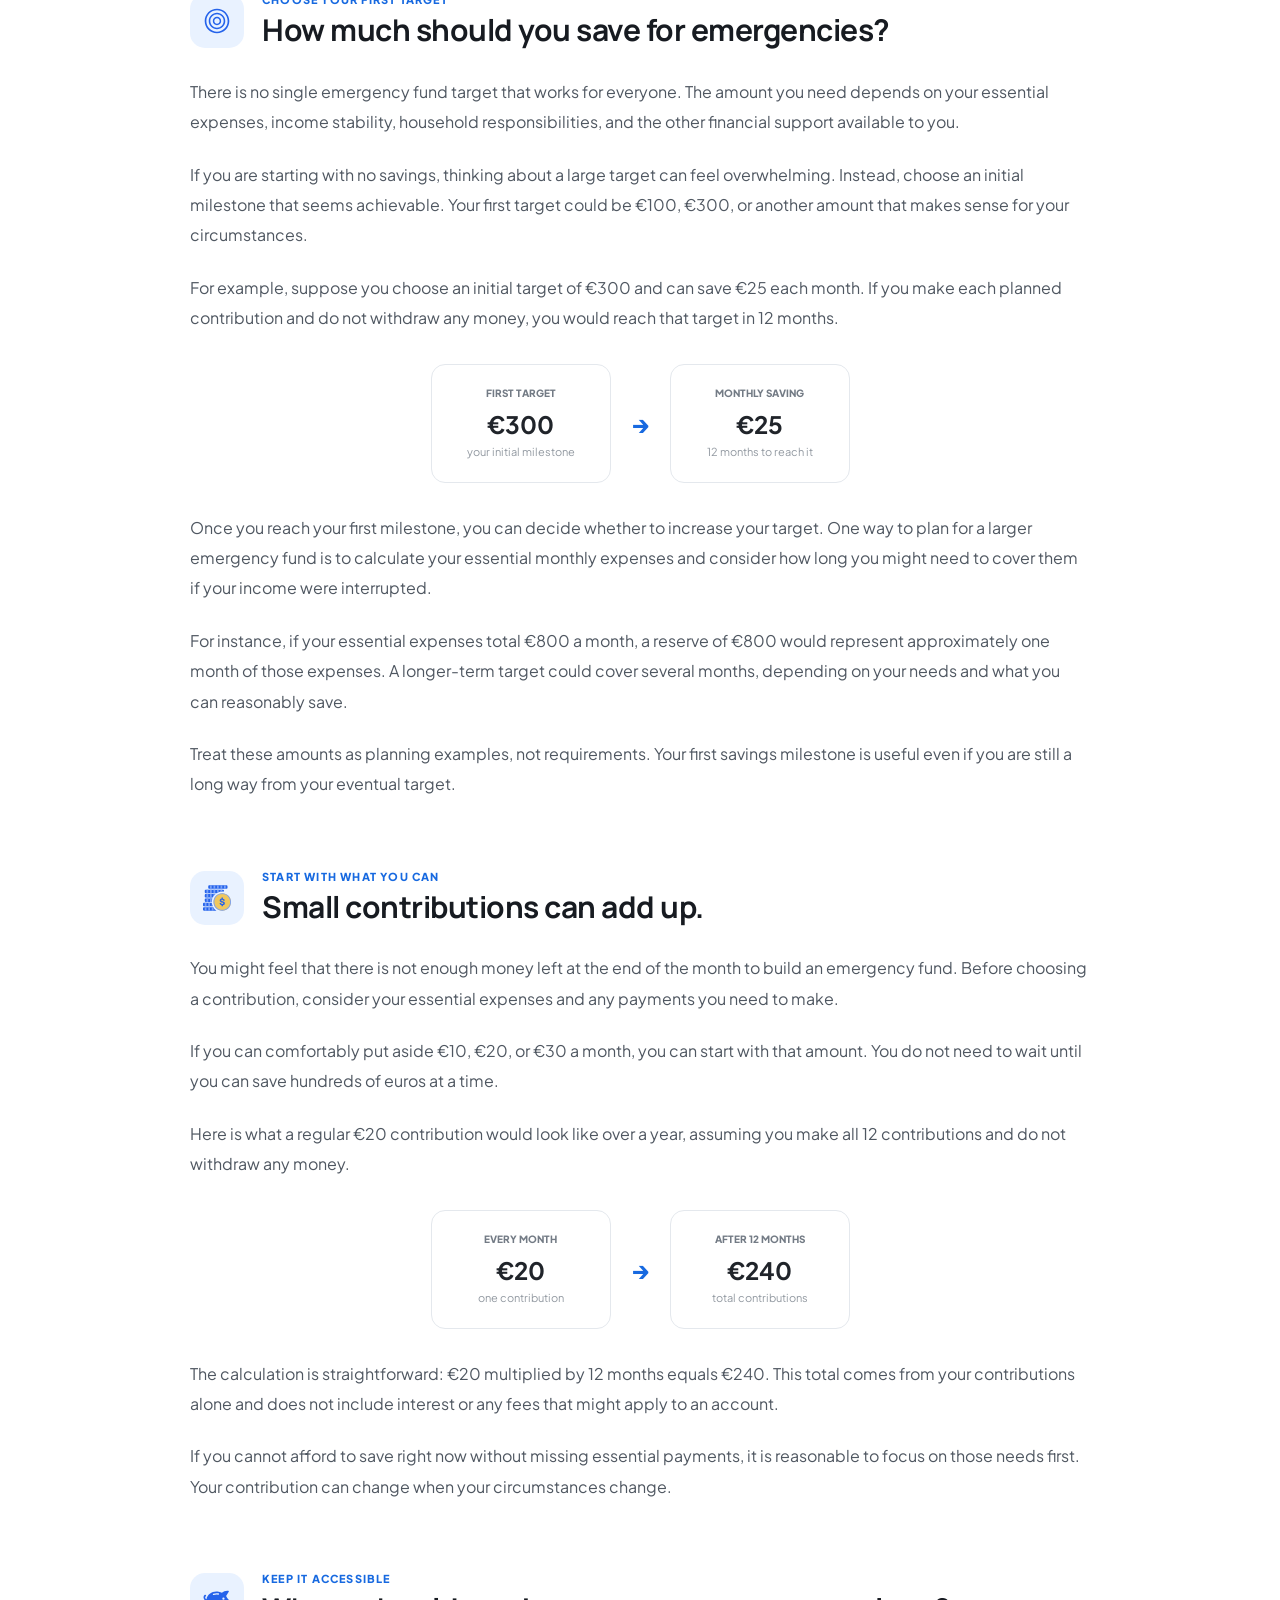
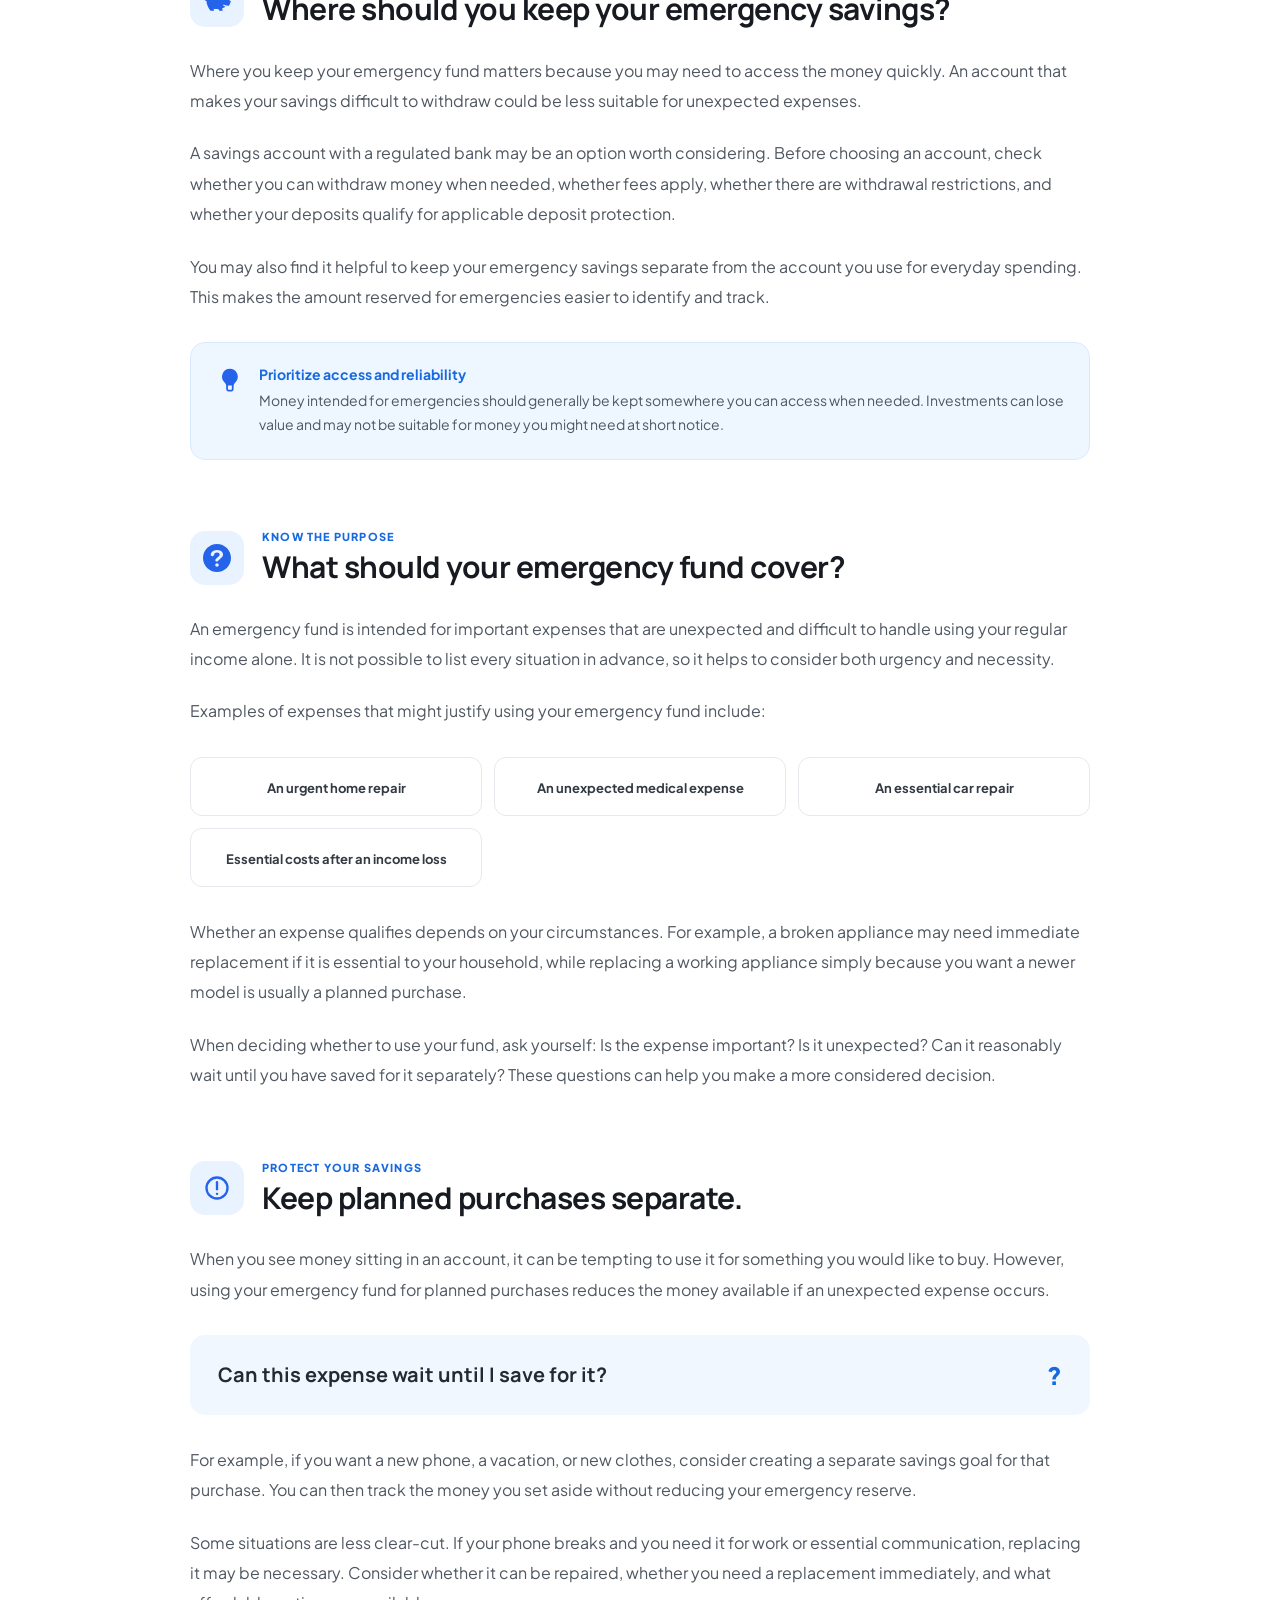
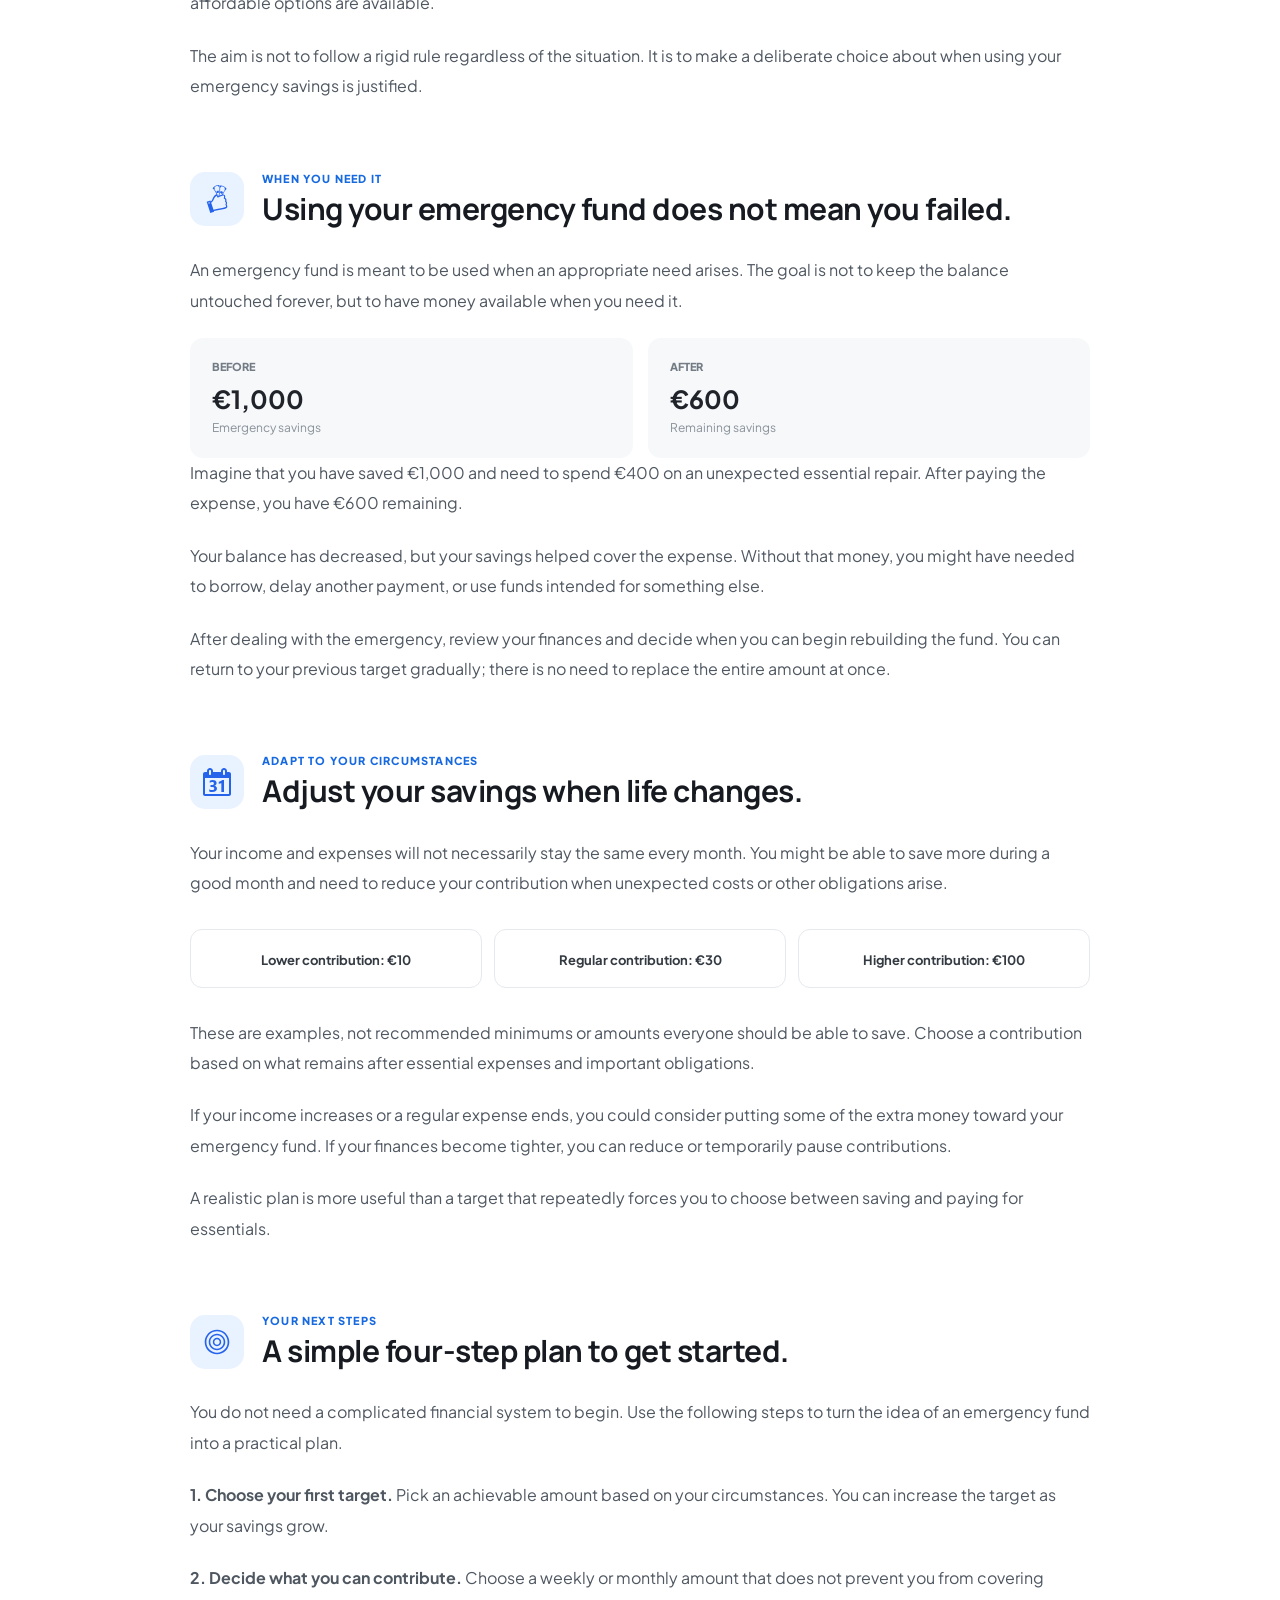
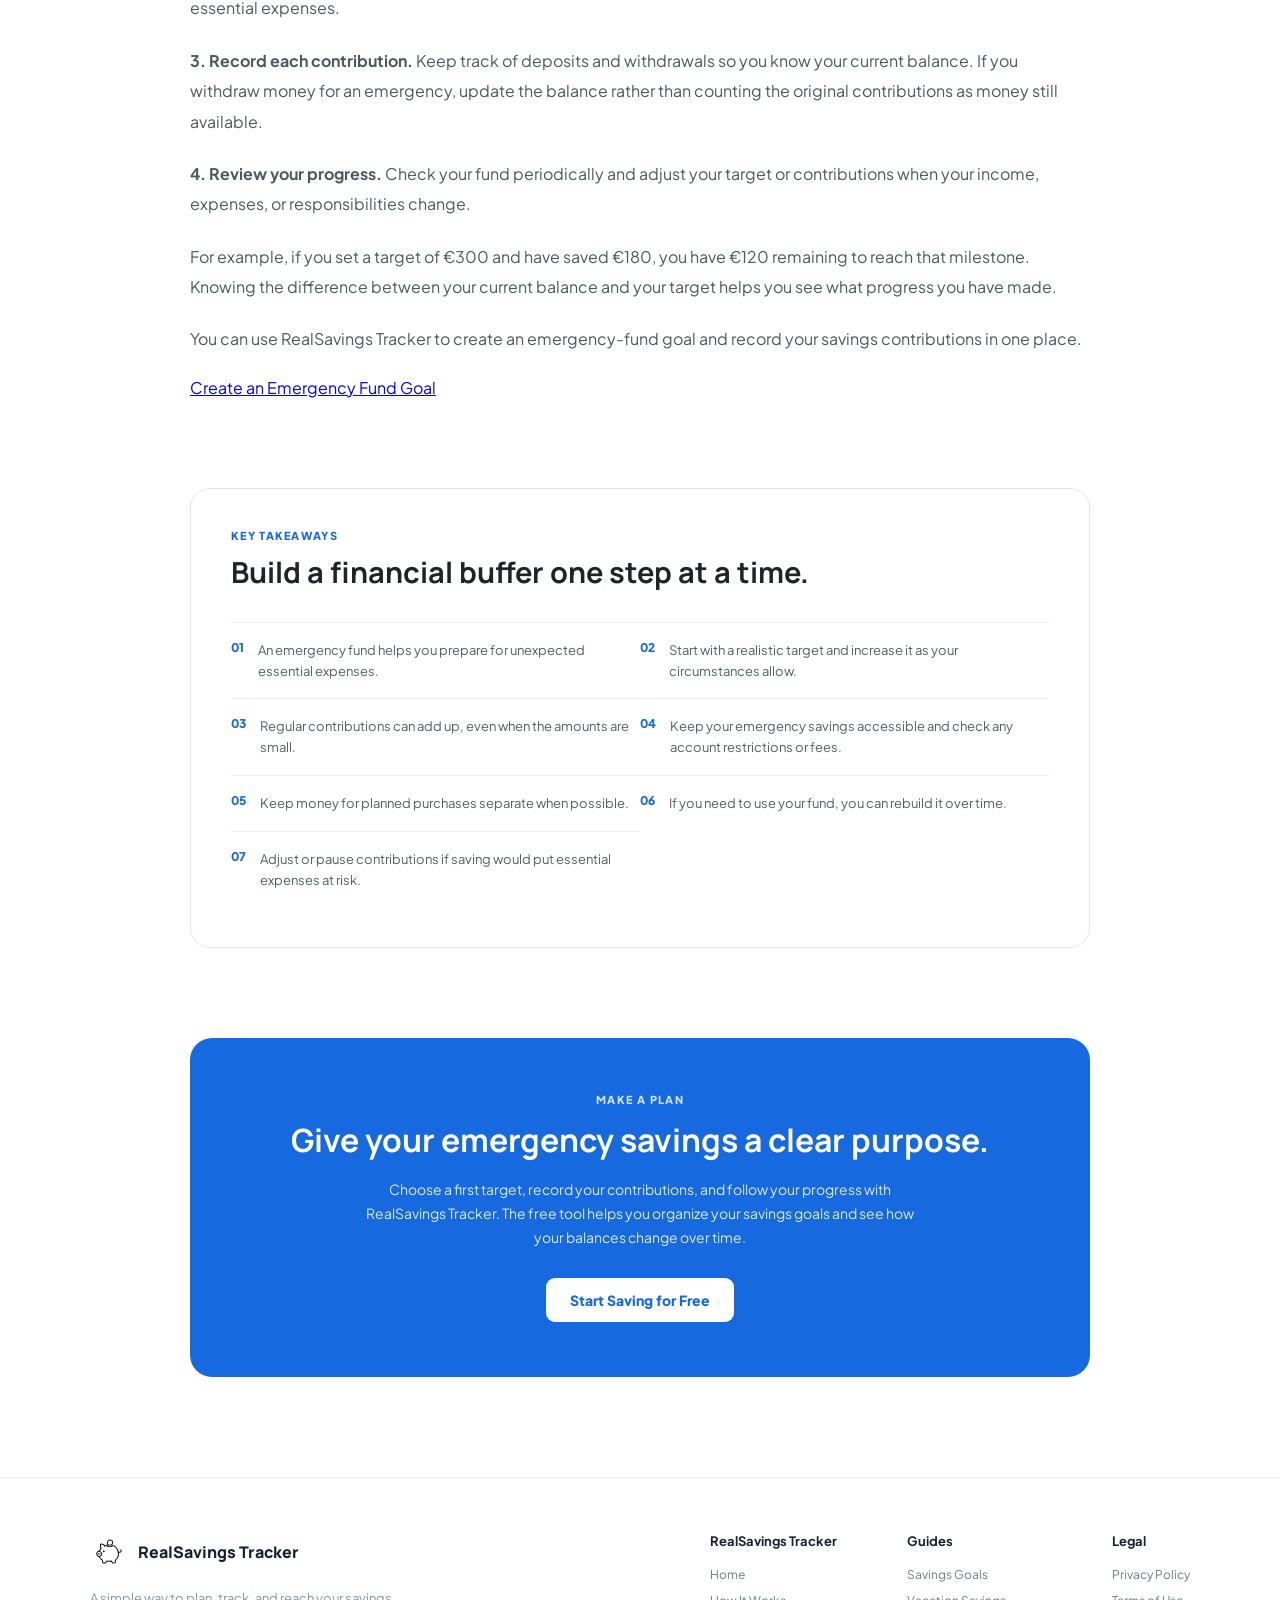
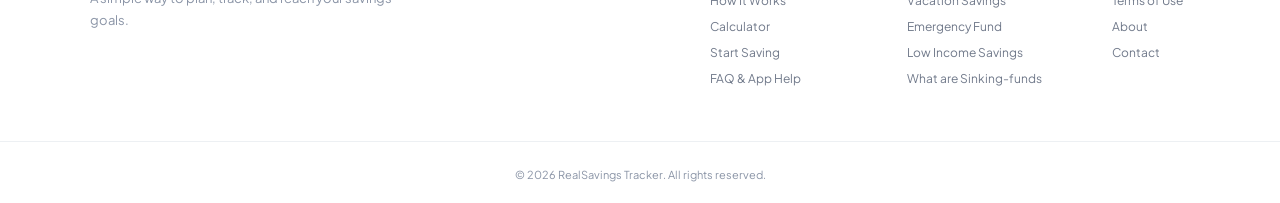
<file: guides/how-to-build-an-emergency-fund.html>
<!DOCTYPE html>
<html lang="en">

    <head>
        <meta charset="UTF-8">
        <meta name="viewport" content="width=device-width, initial-scale=1.0">

        <title>How to Build an Emergency Fund: A Practical Guide | RealSavings Tracker</title>

        <meta name="description" content="Learn how to build an emergency fund step by step, choose a realistic savings target, calculate your progress, and prepare for unexpected expenses.">

        <link rel="canonical" href="https://realsavingstracker.com/guides/how-to-build-an-emergency-fund.html">

        <!-- OPEN GRAPH -->
        <meta property="og:title" content="How to Build an Emergency Fund: A Practical Guide | RealSavings Tracker">
        <meta property="og:description" content="Discover how to set your first emergency savings target, build a sustainable saving habit, and prepare for unexpected expenses.">
        <meta property="og:type" content="article">
        <meta property="og:url" content="https://realsavingstracker.com/guides/how-to-build-an-emergency-fund.html">

        <!-- TWITTER / X -->
        <meta name="twitter:card" content="summary">
        <meta name="twitter:title" content="How to Build an Emergency Fund: A Practical Guide | RealSavings Tracker">
        <meta name="twitter:description" content="Learn how to choose a savings target, calculate your progress, and build an emergency fund at your own pace.">

        <!-- ADSENSE -->
        <script async src="https://pagead2.googlesyndication.com/pagead/js/adsbygoogle.js?client=ca-pub-4976959702384134"
            crossorigin="anonymous"></script>

        <link rel="icon" type="image/x-icon" href="../assets/images/favicon.ico">

        <link href="../assets/css/guides.css" rel="stylesheet">
        <link href="../assets/css/components.css" rel="stylesheet">

        <link href="https://fonts.googleapis.com/css2?family=Inter:wght@400;500;600;700;800&family=Manrope:wght@400;500;600;700;800&family=Plus+Jakarta+Sans:wght@400;500;600;700;800&display=swap" rel="stylesheet">
    </head>

    <body>

        <!-- HEADER -->
        <div id="header"></div>

        <!-- ARTICLE -->
        <main class="guideArticle">

            <!-- ARTICLE HERO -->
            <section class="articleHero">

                <div class="articleHeader">

                    <span class="sectionLabel">EMERGENCY FUND</span>

                    <h1>How to Build an Emergency Fund</h1>

                    <p>
                        An unexpected bill, an urgent repair, or a sudden change
                        in your income can put pressure on your finances.
                        An emergency fund gives you money set aside specifically
                        for these situations, helping you handle unexpected
                        expenses without relying entirely on borrowing.
                    </p>

                </div>

                <div class="articleHeroImage">
                    <img src="../assets/images/EmergencyFundExample.jpg"
                        alt="A savings jar filled with coins and cash on a wooden table">
                </div>

            </section>


            <!-- WHY IT MATTERS -->
            <section class="articleSection">

                <div class="articleSectionHeading">

                    <div class="articleIcon">
                        <img src="../assets/images/emergency-article.svg"
                            alt=""
                            draggable="false">
                    </div>

                    <div>
                        <span>BE PREPARED</span>
                        <h2>Why do you need an emergency fund?</h2>
                    </div>

                </div>

                <p>
                    Most household expenses are predictable. You know that
                    you will need money for food, housing, transportation,
                    bills, and other everyday necessities. These costs can
                    usually be included in your regular budget.
                </p>

                <p>
                    Unexpected expenses are different. A household appliance
                    might stop working, your car might need an urgent repair,
                    or you might have an unexpected medical expense. You may
                    also experience a period when your income is lower than usual.
                </p>

                <p>
                    Without savings, even a relatively small expense can make
                    it harder to pay your other bills. You might need to borrow
                    money, delay another payment, or use money that was intended
                    for a different purpose.
                </p>

                <!-- IN-ARTICLE AD -->
                <ins class="adsbygoogle"
                     style="display:block; text-align:center;"
                     data-ad-layout="in-article"
                     data-ad-format="fluid"
                     data-ad-client="ca-pub-4976959702384134"
                     data-ad-slot="5877448487"></ins>

                <script>
                    (adsbygoogle = window.adsbygoogle || []).push({});
                </script>

                <p>
                    An emergency fund cannot prevent unexpected events, and
                    it may not cover every possible expense. However, having
                    some money available can give you more options when
                    something goes wrong.
                </p>

                <div class="rememberBox">

                    <img src="../assets/images/lightbulb-article.svg"
                        alt=""
                        draggable="false">

                    <div>
                        <strong>The purpose is financial flexibility</strong>

                        <p>
                            Emergency savings give you money to turn to when
                            an important expense appears unexpectedly. Even
                            a modest reserve can be a useful starting point.
                        </p>
                    </div>

                </div>

            </section>


            <!-- CHOOSING A TARGET -->
            <section class="articleSection">

                <div class="articleSectionHeading">

                    <div class="articleIcon">
                        <img src="../assets/images/target-article.svg"
                            alt=""
                            draggable="false">
                    </div>

                    <div>
                        <span>CHOOSE YOUR FIRST TARGET</span>
                        <h2>How much should you save for emergencies?</h2>
                    </div>

                </div>

                <p>
                    There is no single emergency fund target that works for
                    everyone. The amount you need depends on your essential
                    expenses, income stability, household responsibilities,
                    and the other financial support available to you.
                </p>

                <p>
                    If you are starting with no savings, thinking about a
                    large target can feel overwhelming. Instead, choose an
                    initial milestone that seems achievable. Your first
                    target could be €100, €300, or another amount that makes
                    sense for your circumstances.
                </p>

                <p>
                    For example, suppose you choose an initial target of €300
                    and can save €25 each month. If you make each planned
                    contribution and do not withdraw any money, you would
                    reach that target in 12 months.
                </p>

                <div class="goalTransferExample">

                    <div class="transferGoal">
                        <span>FIRST TARGET</span>
                        <strong>€300</strong>
                        <small>your initial milestone</small>
                    </div>

                    <div class="transferArrow">→</div>

                    <div class="transferGoal">
                        <span>MONTHLY SAVING</span>
                        <strong>€25</strong>
                        <small>12 months to reach it</small>
                    </div>

                </div>

                <p>
                    Once you reach your first milestone, you can decide
                    whether to increase your target. One way to plan for a
                    larger emergency fund is to calculate your essential
                    monthly expenses and consider how long you might need
                    to cover them if your income were interrupted.
                </p>

                <p>
                    For instance, if your essential expenses total €800 a
                    month, a reserve of €800 would represent approximately
                    one month of those expenses. A longer-term target could
                    cover several months, depending on your needs and what
                    you can reasonably save.
                </p>

                <p>
                    Treat these amounts as planning examples, not requirements.
                    Your first savings milestone is useful even if you are
                    still a long way from your eventual target.
                </p>

            </section>


            <!-- START SMALL -->
            <section class="articleSection">

                <div class="articleSectionHeading">

                    <div class="articleIcon">
                        <img src="../assets/images/coins-article.svg"
                            alt=""
                            draggable="false">
                    </div>

                    <div>
                        <span>START WITH WHAT YOU CAN</span>
                        <h2>Small contributions can add up.</h2>
                    </div>

                </div>

                <p>
                    You might feel that there is not enough money left at
                    the end of the month to build an emergency fund. Before
                    choosing a contribution, consider your essential expenses
                    and any payments you need to make.
                </p>

                <p>
                    If you can comfortably put aside €10, €20, or €30 a month,
                    you can start with that amount. You do not need to wait
                    until you can save hundreds of euros at a time.
                </p>

                <p>
                    Here is what a regular €20 contribution would look like
                    over a year, assuming you make all 12 contributions and
                    do not withdraw any money.
                </p>

                <div class="goalTransferExample">

                    <div class="transferGoal">
                        <span>EVERY MONTH</span>
                        <strong>€20</strong>
                        <small>one contribution</small>
                    </div>

                    <div class="transferArrow">→</div>

                    <div class="transferGoal">
                        <span>AFTER 12 MONTHS</span>
                        <strong>€240</strong>
                        <small>total contributions</small>
                    </div>

                </div>

                <p>
                    The calculation is straightforward: €20 multiplied by
                    12 months equals €240. This total comes from your
                    contributions alone and does not include interest or
                    any fees that might apply to an account.
                </p>

                <p>
                    If you cannot afford to save right now without missing
                    essential payments, it is reasonable to focus on those
                    needs first. Your contribution can change when your
                    circumstances change.
                </p>

            </section>


            <!-- WHERE TO KEEP IT -->
            <section class="articleSection">

                <div class="articleSectionHeading">

                    <div class="articleIcon">
                        <img src="../assets/images/savings-article.svg"
                            alt=""
                            draggable="false">
                    </div>

                    <div>
                        <span>KEEP IT ACCESSIBLE</span>
                        <h2>Where should you keep your emergency savings?</h2>
                    </div>

                </div>

                <p>
                    Where you keep your emergency fund matters because you
                    may need to access the money quickly. An account that
                    makes your savings difficult to withdraw could be less
                    suitable for unexpected expenses.
                </p>

                <p>
                    A savings account with a regulated bank may be an option
                    worth considering. Before choosing an account, check
                    whether you can withdraw money when needed, whether fees
                    apply, whether there are withdrawal restrictions, and
                    whether your deposits qualify for applicable deposit
                    protection.
                </p>

                <p>
                    You may also find it helpful to keep your emergency
                    savings separate from the account you use for everyday
                    spending. This makes the amount reserved for emergencies
                    easier to identify and track.
                </p>

                <div class="rememberBox">

                    <img src="../assets/images/lightbulb-article.svg"
                        alt=""
                        draggable="false">

                    <div>
                        <strong>Prioritize access and reliability</strong>

                        <p>
                            Money intended for emergencies should generally
                            be kept somewhere you can access when needed.
                            Investments can lose value and may not be
                            suitable for money you might need at short notice.
                        </p>
                    </div>

                </div>

            </section>


            <!-- WHAT COUNTS -->
            <section class="articleSection">

                <div class="articleSectionHeading">

                    <div class="articleIcon">
                        <img src="../assets/images/question-article.svg"
                            alt=""
                            draggable="false">
                    </div>

                    <div>
                        <span>KNOW THE PURPOSE</span>
                        <h2>What should your emergency fund cover?</h2>
                    </div>

                </div>

                <p>
                    An emergency fund is intended for important expenses
                    that are unexpected and difficult to handle using your
                    regular income alone. It is not possible to list every
                    situation in advance, so it helps to consider both
                    urgency and necessity.
                </p>

                <p>
                    Examples of expenses that might justify using your
                    emergency fund include:
                </p>

                <div class="goalExamples">

                    <div class="goalExample">
                        <span>An urgent home repair</span>
                    </div>

                    <div class="goalExample">
                        <span>An unexpected medical expense</span>
                    </div>

                    <div class="goalExample">
                        <span>An essential car repair</span>
                    </div>

                    <div class="goalExample">
                        <span>Essential costs after an income loss</span>
                    </div>

                </div>

                <p>
                    Whether an expense qualifies depends on your circumstances.
                    For example, a broken appliance may need immediate
                    replacement if it is essential to your household, while
                    replacing a working appliance simply because you want a
                    newer model is usually a planned purchase.
                </p>

                <p>
                    When deciding whether to use your fund, ask yourself:
                    Is the expense important? Is it unexpected? Can it
                    reasonably wait until you have saved for it separately?
                    These questions can help you make a more considered decision.
                </p>

            </section>


            <!-- PROTECT THE FUND -->
            <section class="articleSection">

                <div class="articleSectionHeading">

                    <div class="articleIcon">
                        <img src="../assets/images/warning-article.svg"
                            alt=""
                            draggable="false">
                    </div>

                    <div>
                        <span>PROTECT YOUR SAVINGS</span>
                        <h2>Keep planned purchases separate.</h2>
                    </div>

                </div>

                <p>
                    When you see money sitting in an account, it can be
                    tempting to use it for something you would like to buy.
                    However, using your emergency fund for planned purchases
                    reduces the money available if an unexpected expense occurs.
                </p>

                <div class="questionBox">

                    <strong>Can this expense wait until I save for it?</strong>

                    <span>?</span>

                </div>

                <p>
                    For example, if you want a new phone, a vacation, or new
                    clothes, consider creating a separate savings goal for
                    that purchase. You can then track the money you set aside
                    without reducing your emergency reserve.
                </p>

                <p>
                    Some situations are less clear-cut. If your phone breaks
                    and you need it for work or essential communication,
                    replacing it may be necessary. Consider whether it can
                    be repaired, whether you need a replacement immediately,
                    and what affordable options are available.
                </p>

                <p>
                    The aim is not to follow a rigid rule regardless of the
                    situation. It is to make a deliberate choice about when
                    using your emergency savings is justified.
                </p>

            </section>


            <!-- WHEN YOU USE IT -->
            <section class="articleSection">

                <div class="articleSectionHeading">

                    <div class="articleIcon">
                        <img src="../assets/images/hand-holding-money-bills-article.svg"
                            alt=""
                            draggable="false">
                    </div>

                    <div>
                        <span>WHEN YOU NEED IT</span>
                        <h2>Using your emergency fund does not mean you failed.</h2>
                    </div>

                </div>

                <p>
                    An emergency fund is meant to be used when an appropriate
                    need arises. The goal is not to keep the balance untouched
                    forever, but to have money available when you need it.
                </p>

                <div class="goalComparison">

                    <div class="goalComparisonCard">

                        <span>BEFORE</span>

                        <strong>€1,000</strong>

                        <small>Emergency savings</small>

                    </div>

                    <div class="goalComparisonCard">

                        <span>AFTER</span>

                        <strong>€600</strong>

                        <small>Remaining savings</small>

                    </div>

                </div>

                <p>
                    Imagine that you have saved €1,000 and need to spend
                    €400 on an unexpected essential repair. After paying
                    the expense, you have €600 remaining.
                </p>

                <p>
                    Your balance has decreased, but your savings helped
                    cover the expense. Without that money, you might have
                    needed to borrow, delay another payment, or use funds
                    intended for something else.
                </p>

                <p>
                    After dealing with the emergency, review your finances
                    and decide when you can begin rebuilding the fund.
                    You can return to your previous target gradually;
                    there is no need to replace the entire amount at once.
                </p>

            </section>


            <!-- ADJUST YOUR CONTRIBUTIONS -->
            <section class="articleSection">

                <div class="articleSectionHeading">

                    <div class="articleIcon">
                        <img src="../assets/images/calendar-article.svg"
                            alt=""
                            draggable="false">
                    </div>

                    <div>
                        <span>ADAPT TO YOUR CIRCUMSTANCES</span>
                        <h2>Adjust your savings when life changes.</h2>
                    </div>

                </div>

                <p>
                    Your income and expenses will not necessarily stay the
                    same every month. You might be able to save more during
                    a good month and need to reduce your contribution when
                    unexpected costs or other obligations arise.
                </p>

                <div class="goalExamples">

                    <div class="goalExample">
                        <span>Lower contribution: €10</span>
                    </div>

                    <div class="goalExample">
                        <span>Regular contribution: €30</span>
                    </div>

                    <div class="goalExample">
                        <span>Higher contribution: €100</span>
                    </div>

                </div>

                <p>
                    These are examples, not recommended minimums or amounts
                    everyone should be able to save. Choose a contribution
                    based on what remains after essential expenses and
                    important obligations.
                </p>

                <p>
                    If your income increases or a regular expense ends,
                    you could consider putting some of the extra money
                    toward your emergency fund. If your finances become
                    tighter, you can reduce or temporarily pause contributions.
                </p>

                <p>
                    A realistic plan is more useful than a target that
                    repeatedly forces you to choose between saving and
                    paying for essentials.
                </p>

            </section>


            <!-- FOUR-STEP PLAN -->
            <section class="articleSection">

                <div class="articleSectionHeading">

                    <div class="articleIcon">
                        <img src="../assets/images/target-article.svg"
                            alt=""
                            draggable="false">
                    </div>

                    <div>
                        <span>YOUR NEXT STEPS</span>
                        <h2>A simple four-step plan to get started.</h2>
                    </div>

                </div>

                <p>
                    You do not need a complicated financial system to begin.
                    Use the following steps to turn the idea of an emergency
                    fund into a practical plan.
                </p>

                <p>
                    <strong>1. Choose your first target.</strong>
                    Pick an achievable amount based on your circumstances.
                    You can increase the target as your savings grow.
                </p>

                <p>
                    <strong>2. Decide what you can contribute.</strong>
                    Choose a weekly or monthly amount that does not prevent
                    you from covering essential expenses.
                </p>

                <p>
                    <strong>3. Record each contribution.</strong>
                    Keep track of deposits and withdrawals so you know
                    your current balance. If you withdraw money for an
                    emergency, update the balance rather than counting
                    the original contributions as money still available.
                </p>

                <p>
                    <strong>4. Review your progress.</strong>
                    Check your fund periodically and adjust your target
                    or contributions when your income, expenses, or
                    responsibilities change.
                </p>

                <p>
                    For example, if you set a target of €300 and have
                    saved €180, you have €120 remaining to reach that
                    milestone. Knowing the difference between your
                    current balance and your target helps you see
                    what progress you have made.
                </p>

                <p>
                    You can use RealSavings Tracker to create an
                    emergency-fund goal and record your savings
                    contributions in one place.
                </p>

                <a href="../app.html">Create an Emergency Fund Goal</a>

            </section>


            <!-- TAKEAWAYS -->
            <section class="takeaways">

                <div class="takeawaysHeader">

                    <span>KEY TAKEAWAYS</span>

                    <h2>Build a financial buffer one step at a time.</h2>

                </div>

                <div class="takeawaysList">

                    <div>
                        <span>01</span>
                        <p>An emergency fund helps you prepare for unexpected essential expenses.</p>
                    </div>

                    <div>
                        <span>02</span>
                        <p>Start with a realistic target and increase it as your circumstances allow.</p>
                    </div>

                    <div>
                        <span>03</span>
                        <p>Regular contributions can add up, even when the amounts are small.</p>
                    </div>

                    <div>
                        <span>04</span>
                        <p>Keep your emergency savings accessible and check any account restrictions or fees.</p>
                    </div>

                    <div>
                        <span>05</span>
                        <p>Keep money for planned purchases separate when possible.</p>
                    </div>

                    <div>
                        <span>06</span>
                        <p>If you need to use your fund, you can rebuild it over time.</p>
                    </div>

                    <div>
                        <span>07</span>
                        <p>Adjust or pause contributions if saving would put essential expenses at risk.</p>
                    </div>

                </div>

            </section>


            <!-- CTA -->
            <section class="articleCta">

                <span>MAKE A PLAN</span>

                <h2>Give your emergency savings a clear purpose.</h2>

                <p>
                    Choose a first target, record your contributions, and
                    follow your progress with RealSavings Tracker. The free
                    tool helps you organize your savings goals and see how
                    your balances change over time.
                </p>

                <a href="../app.html">Start Saving for Free</a>

            </section>

        </main>


        <!-- FOOTER -->
        <div id="footer"></div>

        <script src="../assets/script/components.js"></script>

    </body>
</html>
</file>
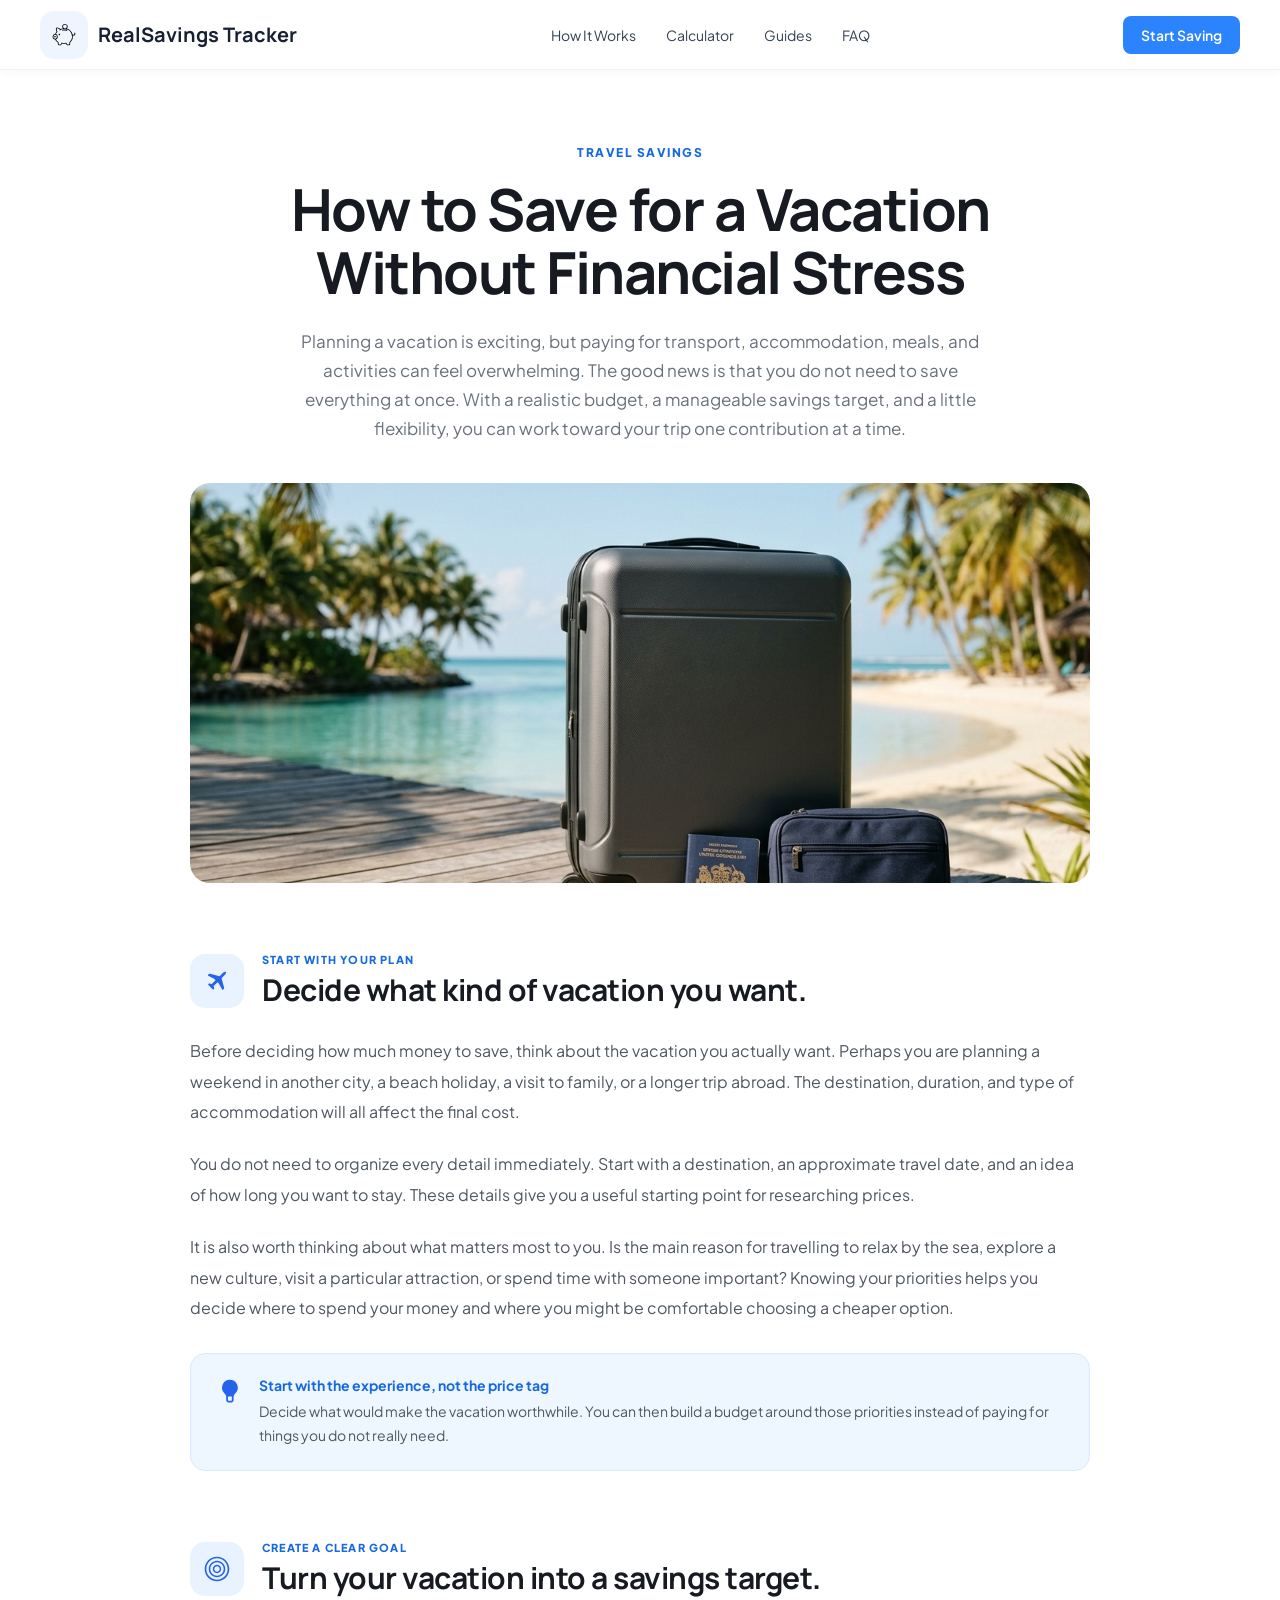
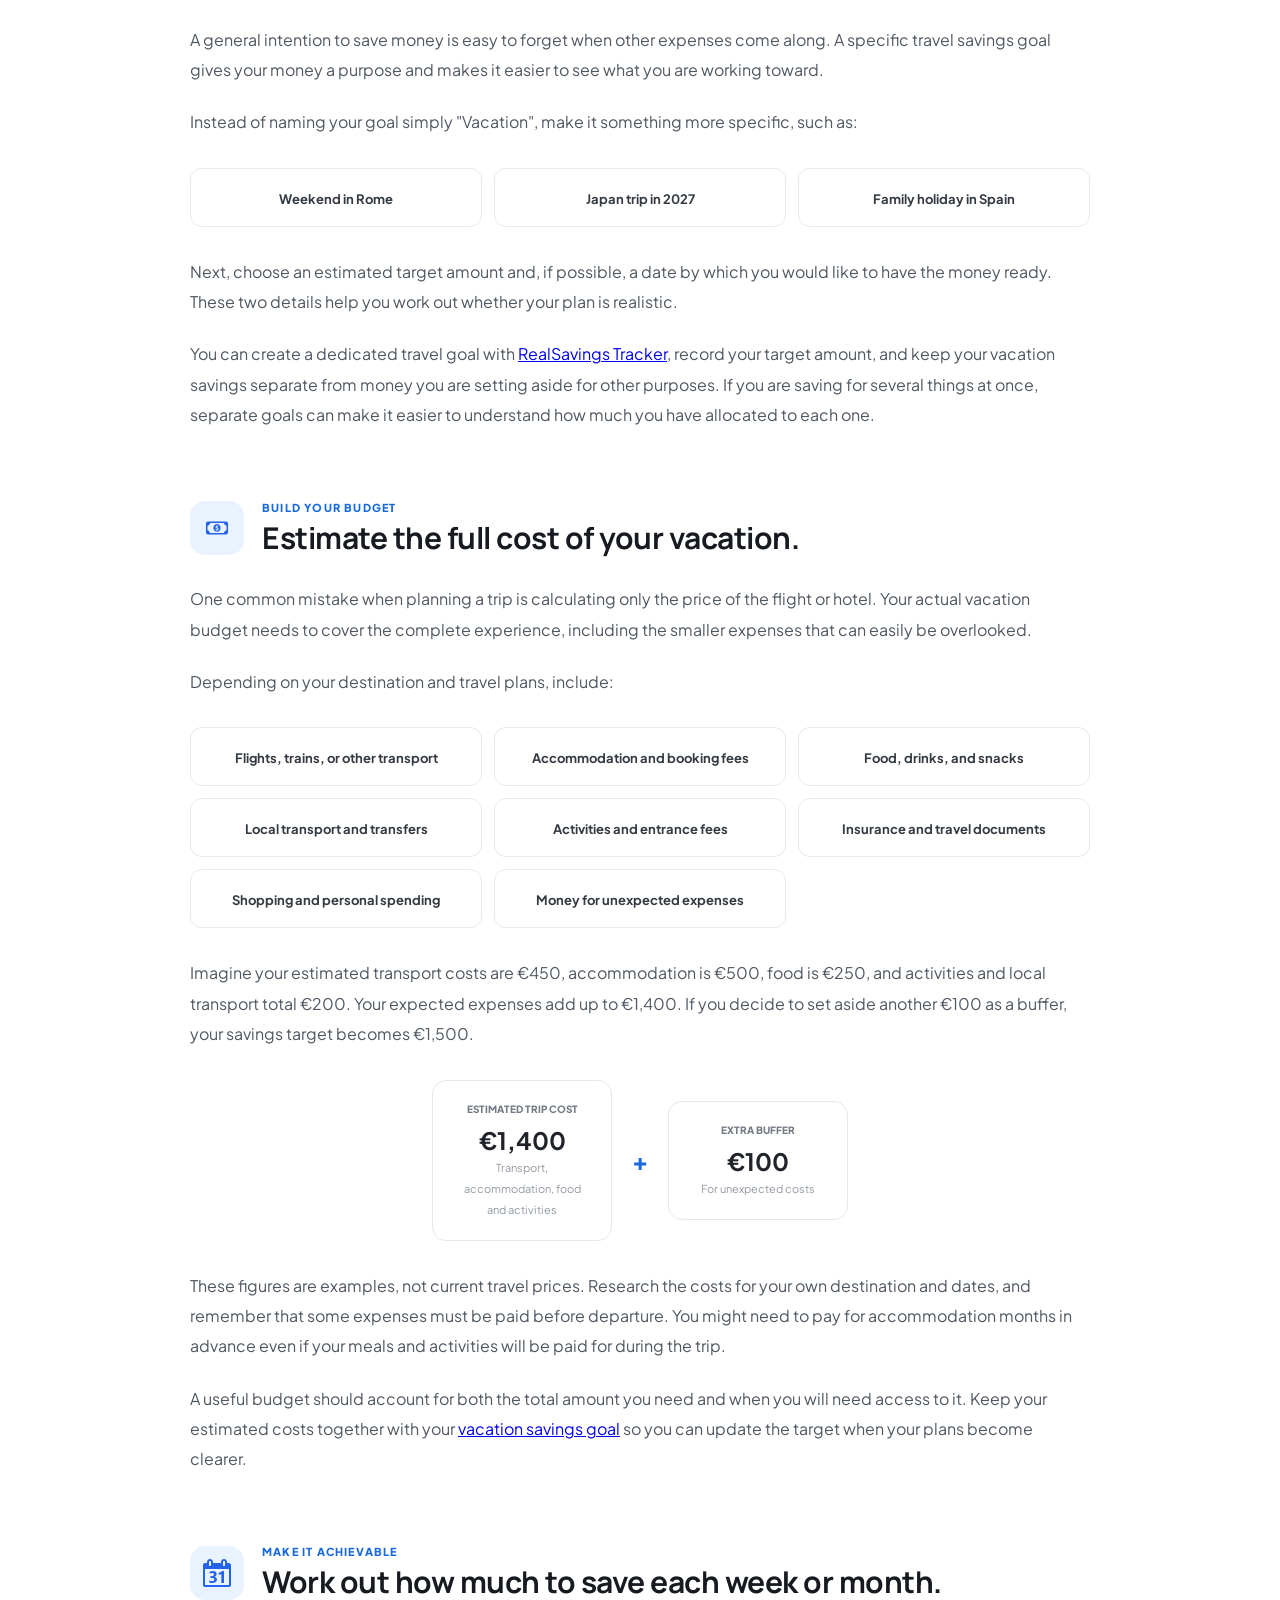
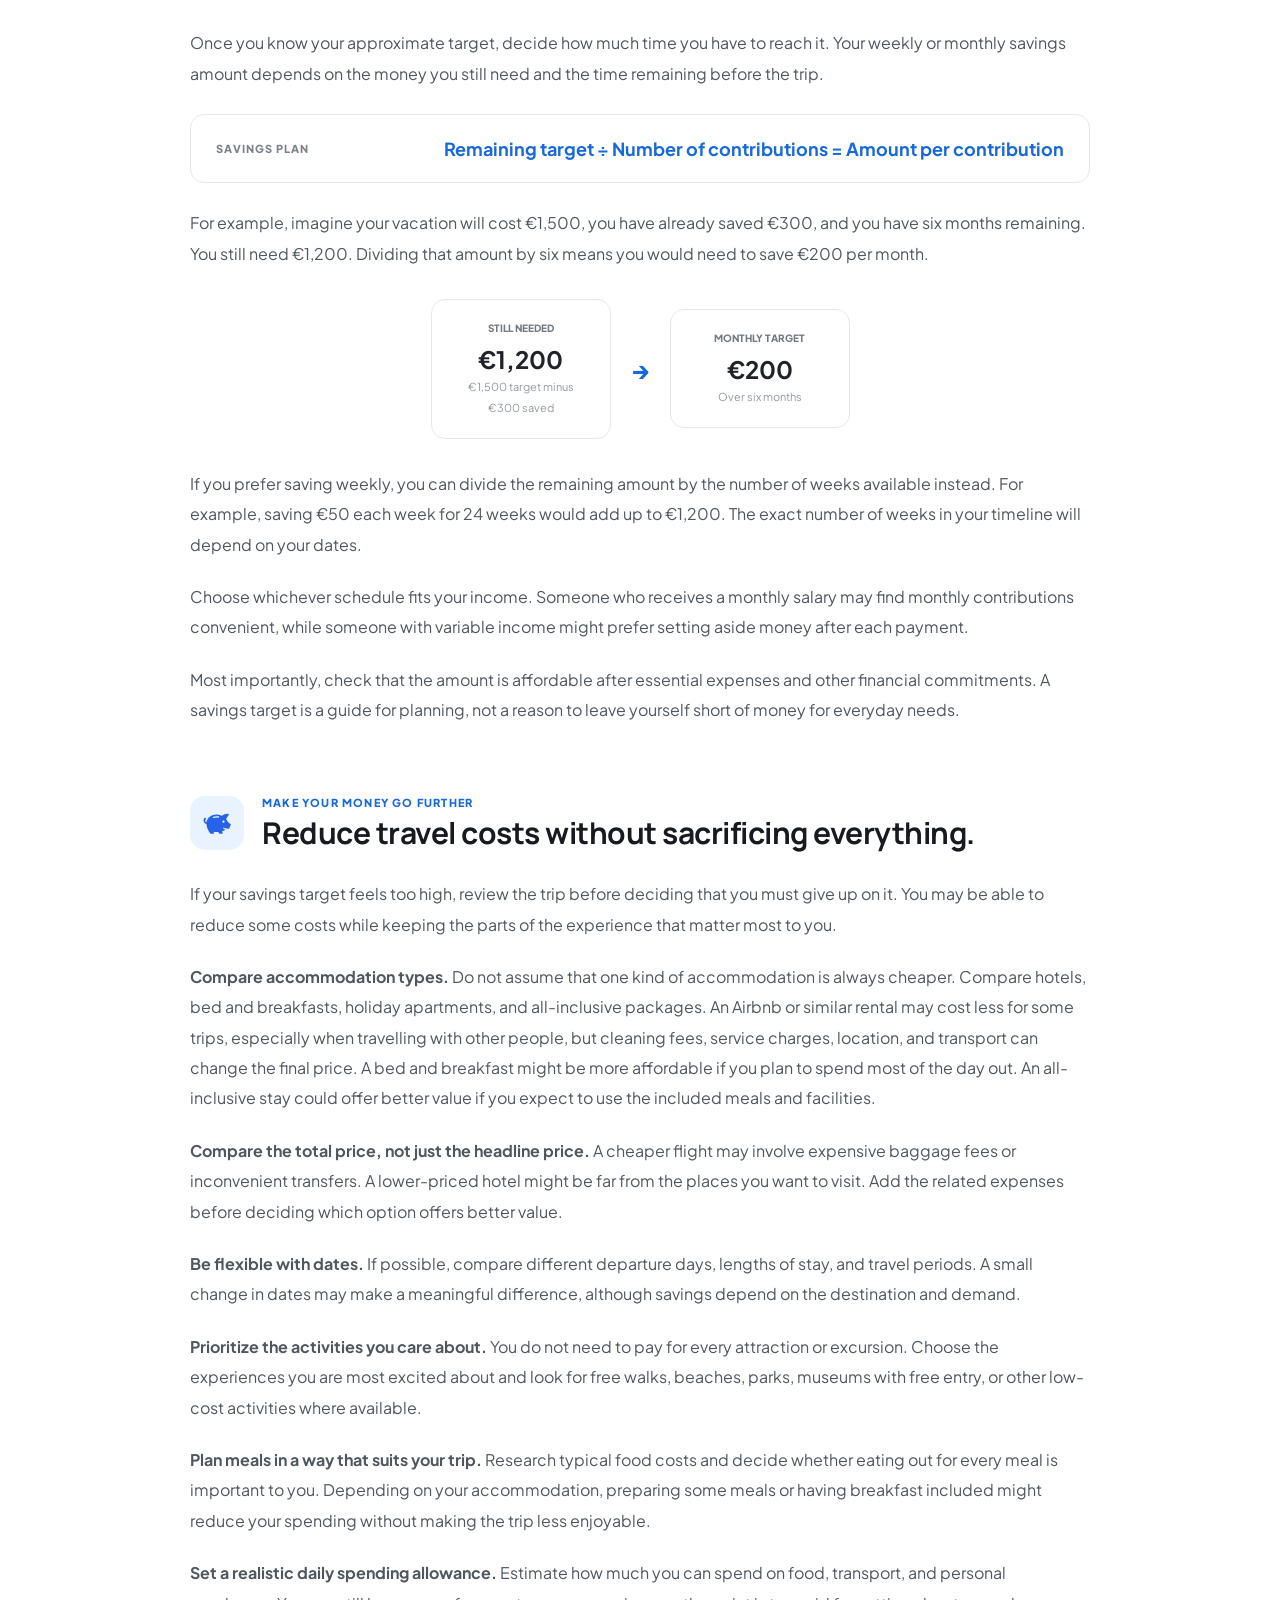
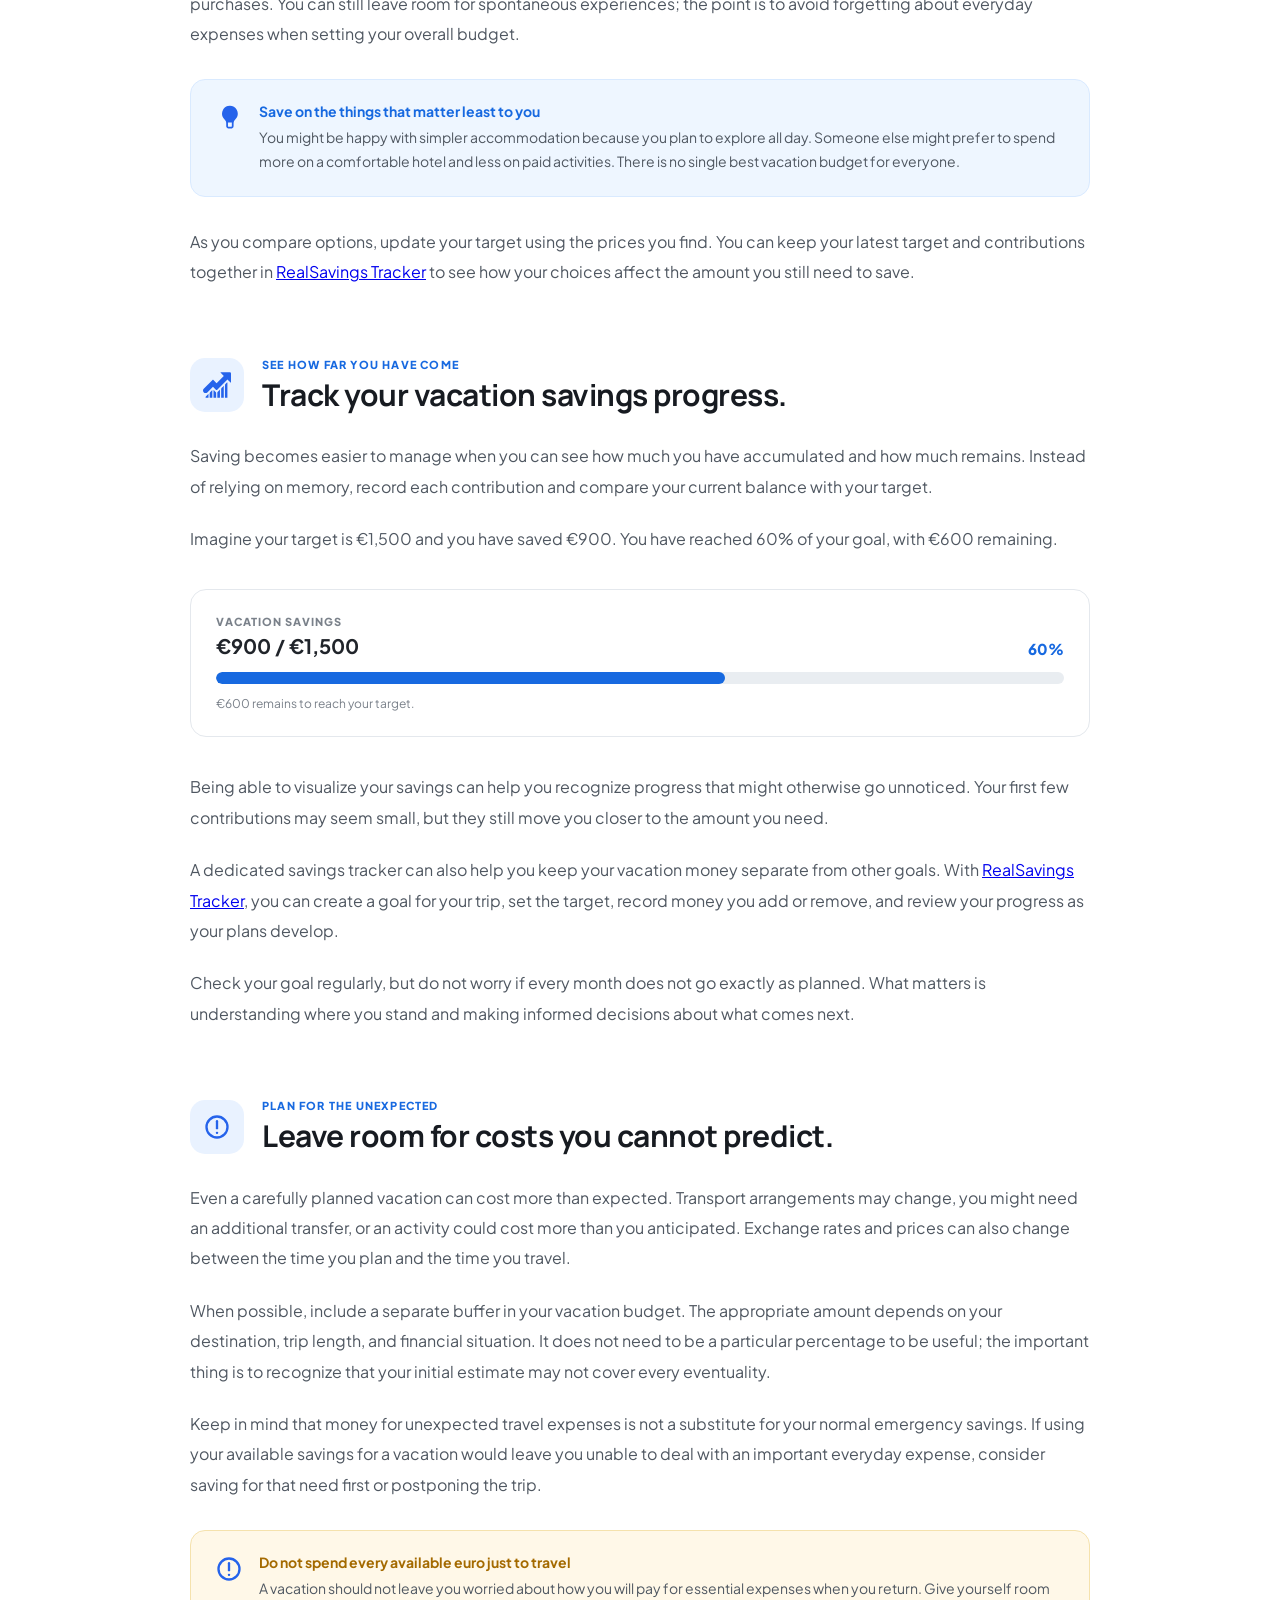
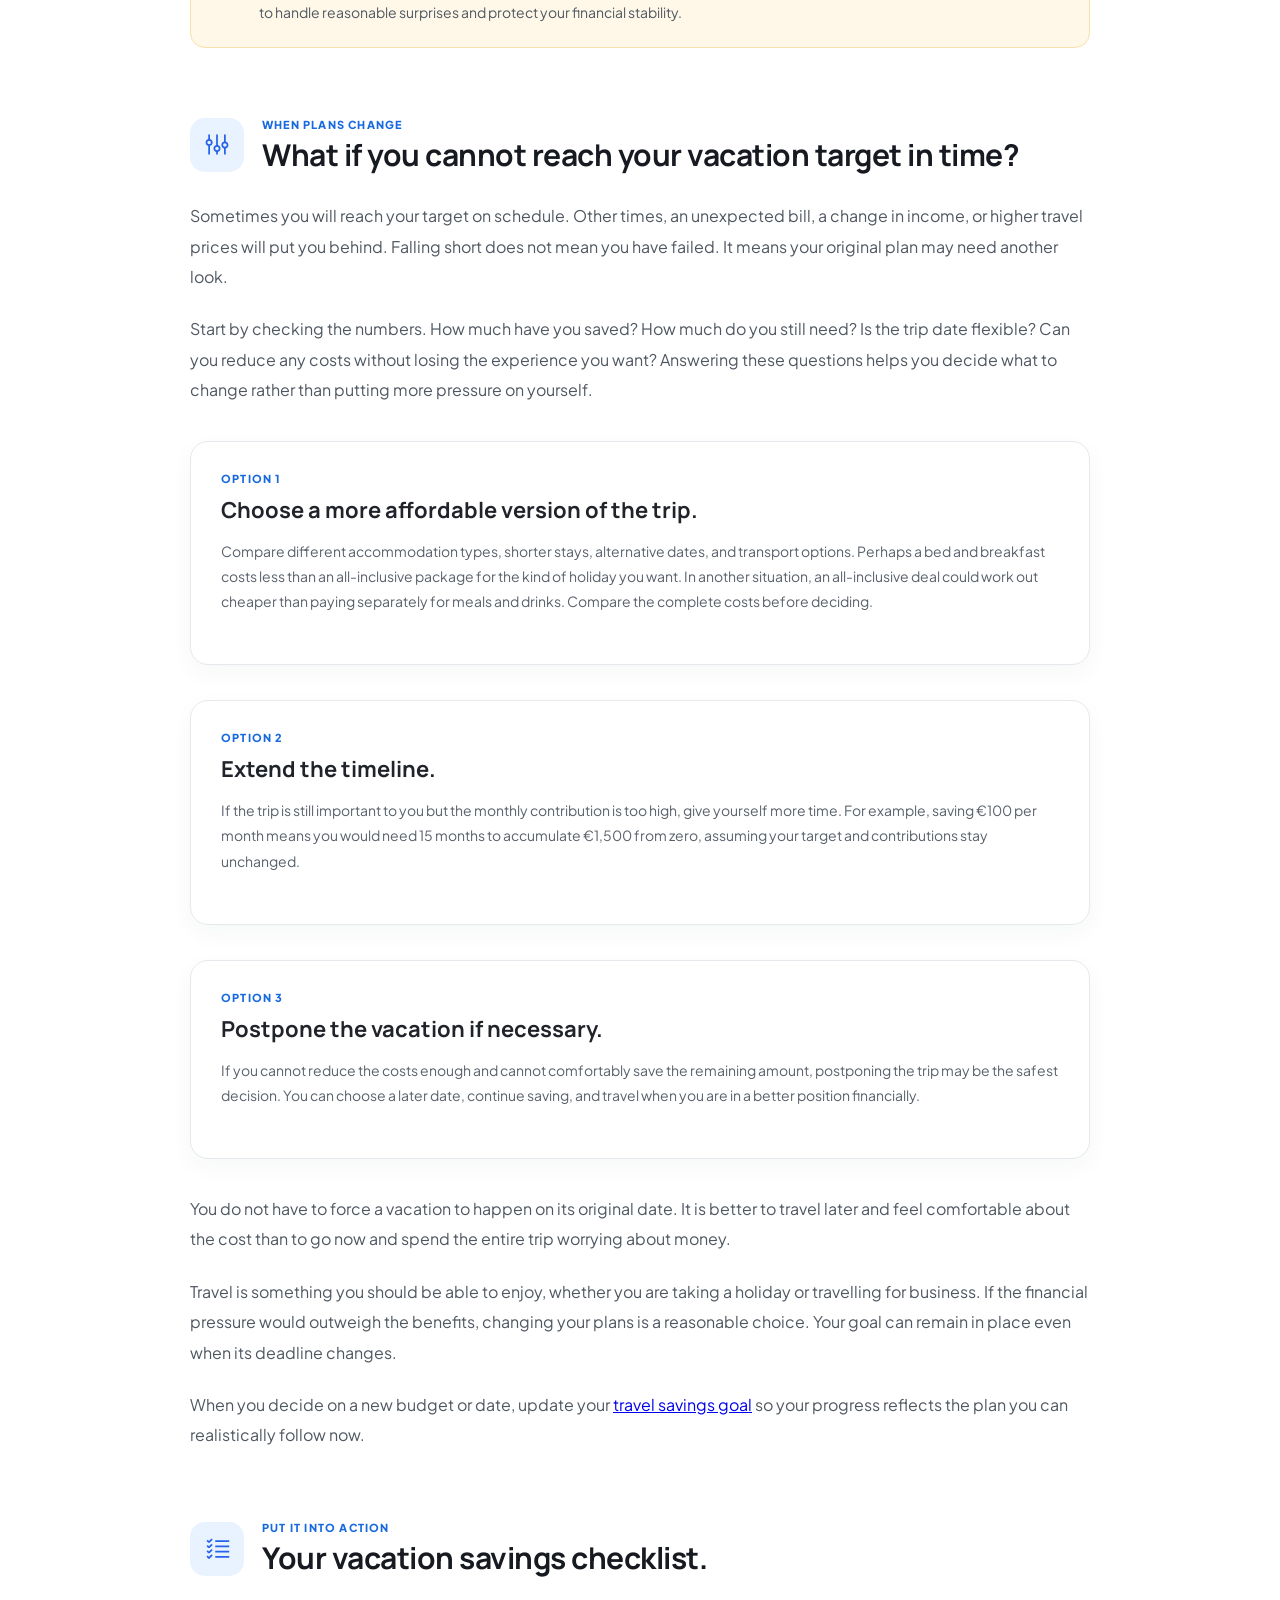
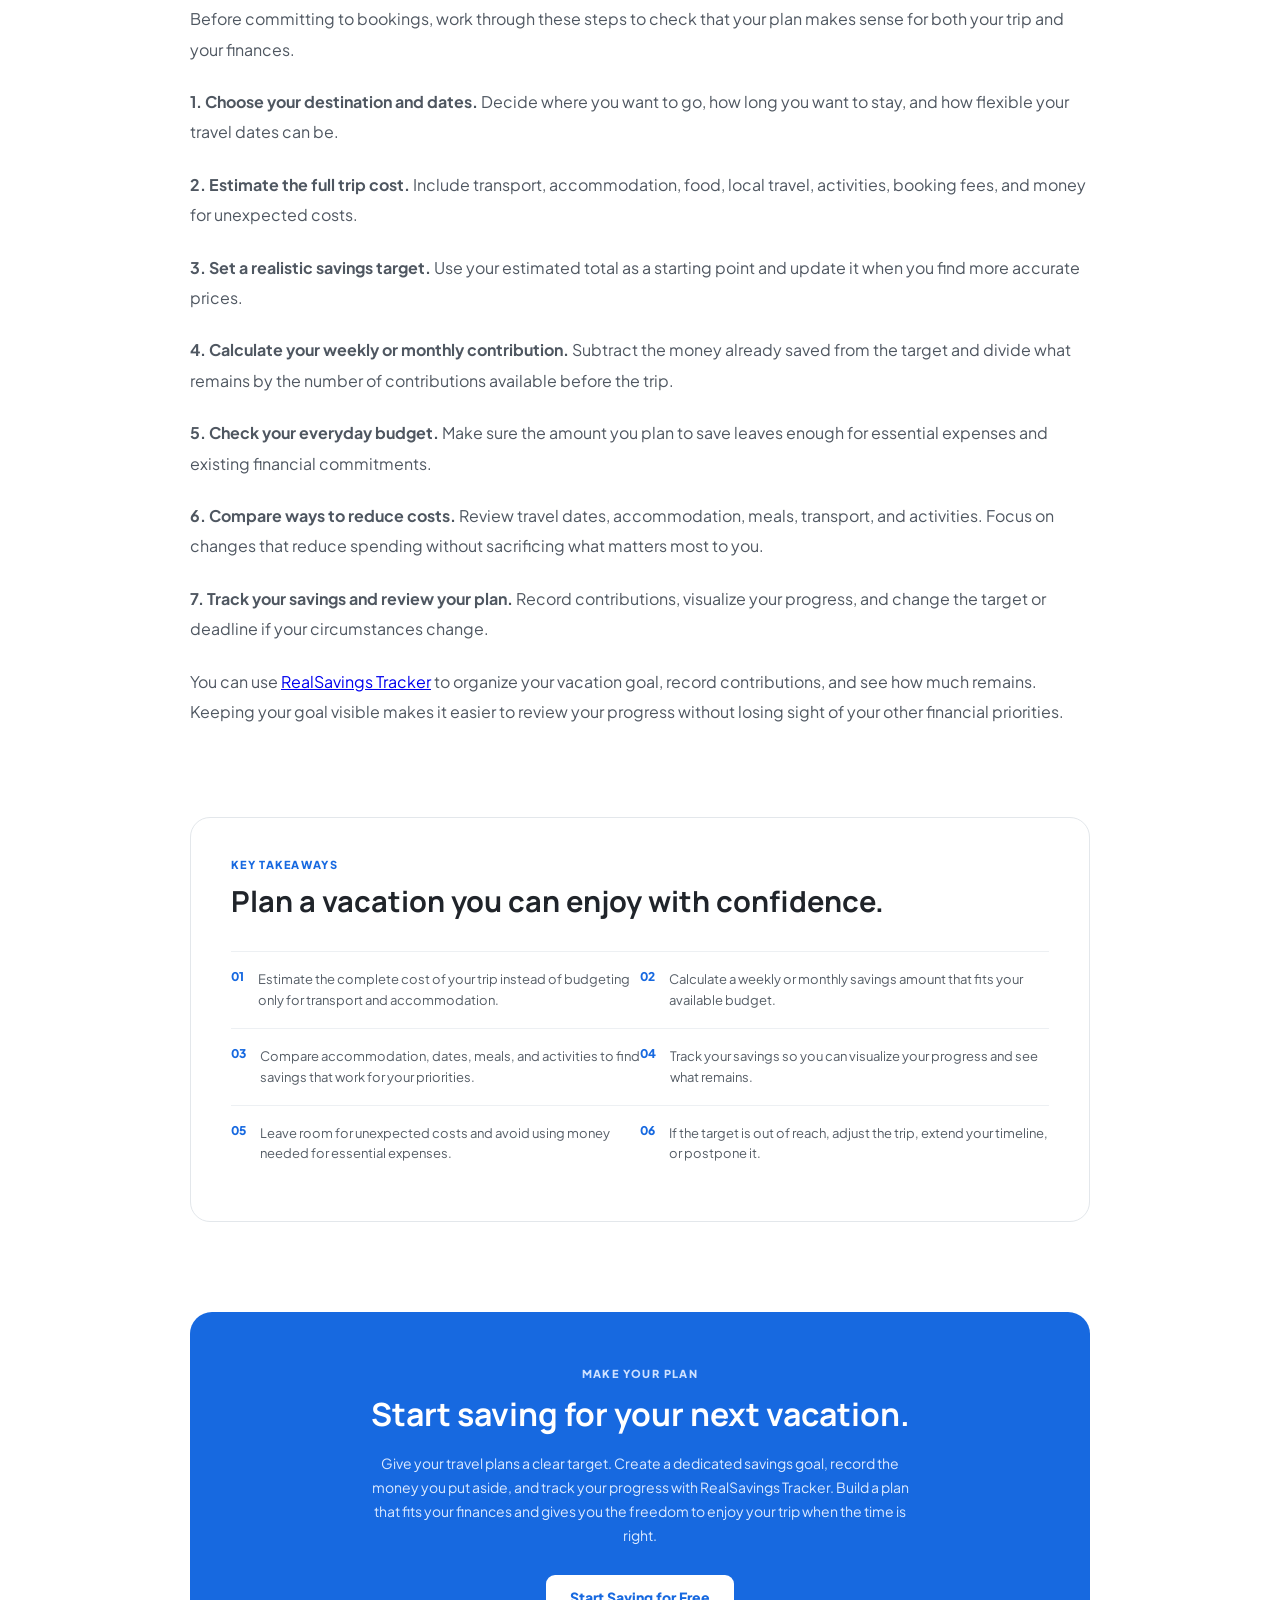
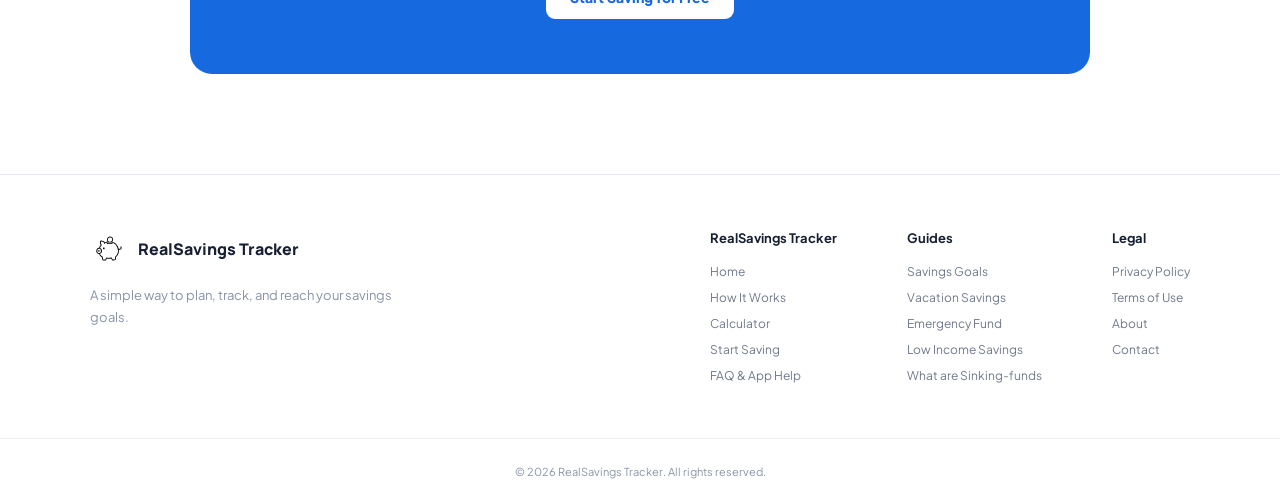
<file: guides/how-to-save-for-a-vacation.html>
<!DOCTYPE html>
<html lang="en">

<head>
    <meta charset="UTF-8">
    <meta name="viewport" content="width=device-width, initial-scale=1.0">

    <title>How to Save for a Vacation: A Practical Guide | RealSavings Tracker</title>

    <meta name="description" content="Learn how to save for a vacation with a realistic travel budget, weekly or monthly savings targets, practical ways to reduce costs, and a plan that fits your finances.">

    <meta name="keywords" content="vacation savings, how to save for a vacation, vacation savings calculator, travel savings goal, track your savings, visualize your savings">

    <link rel="canonical" href="https://realsavingstracker.com/guides/how-to-save-for-a-vacation.html">

    <!-- OPEN GRAPH -->
    <meta property="og:title" content="How to Save for a Vacation: A Practical Guide | RealSavings Tracker">
    <meta property="og:description" content="Estimate your full vacation budget, work out a realistic weekly or monthly savings target, and prepare for your next trip without putting your finances under pressure.">
    <meta property="og:type" content="article">
    <meta property="og:url" content="https://realsavingstracker.com/guides/how-to-save-for-a-vacation.html">

    <!-- TWITTER / X -->
    <meta name="twitter:card" content="summary">
    <meta name="twitter:title" content="How to Save for a Vacation | RealSavings Tracker">
    <meta name="twitter:description" content="Plan your travel budget, track your vacation savings, reduce costs, and decide when it makes sense to adjust your travel plans.">

    <!-- ADSENSE -->
    <script async src="https://pagead2.googlesyndication.com/pagead/js/adsbygoogle.js?client=ca-pub-4976959702384134"
        crossorigin="anonymous"></script>

    <link rel="icon" type="image/x-icon" href="../assets/images/favicon.ico">

    <link href="../assets/css/guides.css" rel="stylesheet">
    <link href="../assets/css/components.css" rel="stylesheet">

    <link href="https://fonts.googleapis.com/css2?family=Inter:wght@400;500;600;700;800&family=Manrope:wght@400;500;600;700;800&family=Plus+Jakarta+Sans:wght@400;500;600;700;800&display=swap" rel="stylesheet">
</head>

<body>

    <!-- HEADER -->
    <div id="header"></div>

    <!-- ARTICLE -->
    <main class="guideArticle">

        <!-- ARTICLE HERO -->
        <section class="articleHero">

            <div class="articleHeader">

                <span class="sectionLabel">TRAVEL SAVINGS</span>

                <h1>How to Save for a Vacation Without Financial Stress</h1>

                <p>
                    Planning a vacation is exciting, but paying for transport,
                    accommodation, meals, and activities can feel overwhelming.
                    The good news is that you do not need to save everything
                    at once. With a realistic budget, a manageable savings
                    target, and a little flexibility, you can work toward
                    your trip one contribution at a time.
                </p>

            </div>

            <div class="articleHeroImage">
                <img src="../assets/images/travelExample.jpg"
                    alt="A suitcase and passport beside a tropical beach">
            </div>

        </section>


        <!-- START WITH YOUR PLAN -->
        <section class="articleSection">

            <div class="articleSectionHeading">

                <div class="articleIcon">
                    <img src="../assets/images/travel-article.svg"
                        alt=""
                        draggable="false">
                </div>

                <div>
                    <span>START WITH YOUR PLAN</span>
                    <h2>Decide what kind of vacation you want.</h2>
                </div>

            </div>

            <p>
                Before deciding how much money to save, think about the
                vacation you actually want. Perhaps you are planning a
                weekend in another city, a beach holiday, a visit to family,
                or a longer trip abroad. The destination, duration, and
                type of accommodation will all affect the final cost.
            </p>

            <p>
                You do not need to organize every detail immediately.
                Start with a destination, an approximate travel date,
                and an idea of how long you want to stay. These details
                give you a useful starting point for researching prices.
            </p>

            <!-- IN-ARTICLE AD -->
            <ins class="adsbygoogle"
                 style="display:block; text-align:center;"
                 data-ad-layout="in-article"
                 data-ad-format="fluid"
                 data-ad-client="ca-pub-4976959702384134"
                 data-ad-slot="5877448487"></ins>

            <p>
                It is also worth thinking about what matters most to you.
                Is the main reason for travelling to relax by the sea,
                explore a new culture, visit a particular attraction, or
                spend time with someone important? Knowing your priorities
                helps you decide where to spend your money and where you
                might be comfortable choosing a cheaper option.
            </p>

            <div class="rememberBox">

                <img src="../assets/images/lightbulb-article.svg"
                    alt=""
                    draggable="false">

                <div>
                    <strong>Start with the experience, not the price tag</strong>

                    <p>
                        Decide what would make the vacation worthwhile.
                        You can then build a budget around those priorities
                        instead of paying for things you do not really need.
                    </p>
                </div>

            </div>

        </section>


        <!-- SET A SAVINGS GOAL -->
        <section class="articleSection">

            <div class="articleSectionHeading">

                <div class="articleIcon">
                    <img src="../assets/images/target-article.svg"
                        alt=""
                        draggable="false">
                </div>

                <div>
                    <span>CREATE A CLEAR GOAL</span>
                    <h2>Turn your vacation into a savings target.</h2>
                </div>

            </div>

            <p>
                A general intention to save money is easy to forget when
                other expenses come along. A specific travel savings goal
                gives your money a purpose and makes it easier to see
                what you are working toward.
            </p>

            <p>
                Instead of naming your goal simply "Vacation", make it
                something more specific, such as:
            </p>

            <div class="goalExamples">

                <div class="goalExample">
                    <span>Weekend in Rome</span>
                </div>

                <div class="goalExample">
                    <span>Japan trip in 2027</span>
                </div>

                <div class="goalExample">
                    <span>Family holiday in Spain</span>
                </div>

            </div>

            <p>
                Next, choose an estimated target amount and, if possible,
                a date by which you would like to have the money ready.
                These two details help you work out whether your plan
                is realistic.
            </p>

            <p>
                You can create a dedicated travel goal with
                <a href="../app.html">RealSavings Tracker</a>,
                record your target amount, and keep your vacation savings
                separate from money you are setting aside for other
                purposes. If you are saving for several things at once,
                separate goals can make it easier to understand how much
                you have allocated to each one.
            </p>

        </section>


        <!-- ESTIMATE THE FULL COST -->
        <section class="articleSection">

            <div class="articleSectionHeading">

                <div class="articleIcon">
                    <img src="../assets/images/money-article.svg"
                        alt=""
                        draggable="false">
                </div>

                <div>
                    <span>BUILD YOUR BUDGET</span>
                    <h2>Estimate the full cost of your vacation.</h2>
                </div>

            </div>

            <p>
                One common mistake when planning a trip is calculating
                only the price of the flight or hotel. Your actual vacation
                budget needs to cover the complete experience, including
                the smaller expenses that can easily be overlooked.
            </p>

            <p>
                Depending on your destination and travel plans, include:
            </p>

            <div class="goalExamples">

                <div class="goalExample">
                    <span>Flights, trains, or other transport</span>
                </div>

                <div class="goalExample">
                    <span>Accommodation and booking fees</span>
                </div>

                <div class="goalExample">
                    <span>Food, drinks, and snacks</span>
                </div>

                <div class="goalExample">
                    <span>Local transport and transfers</span>
                </div>

                <div class="goalExample">
                    <span>Activities and entrance fees</span>
                </div>

                <div class="goalExample">
                    <span>Insurance and travel documents</span>
                </div>

                <div class="goalExample">
                    <span>Shopping and personal spending</span>
                </div>

                <div class="goalExample">
                    <span>Money for unexpected expenses</span>
                </div>

            </div>

            <p>
                Imagine your estimated transport costs are €450,
                accommodation is €500, food is €250, and activities
                and local transport total €200. Your expected expenses
                add up to €1,400. If you decide to set aside another
                €100 as a buffer, your savings target becomes €1,500.
            </p>

            <div class="goalTransferExample">

                <div class="transferGoal">
                    <span>ESTIMATED TRIP COST</span>
                    <strong>€1,400</strong>
                    <small>Transport, accommodation, food and activities</small>
                </div>

                <div class="transferArrow">+</div>

                <div class="transferGoal">
                    <span>EXTRA BUFFER</span>
                    <strong>€100</strong>
                    <small>For unexpected costs</small>
                </div>

            </div>

            <p>
                These figures are examples, not current travel prices.
                Research the costs for your own destination and dates,
                and remember that some expenses must be paid before
                departure. You might need to pay for accommodation
                months in advance even if your meals and activities
                will be paid for during the trip.
            </p>

            <p>
                A useful budget should account for both the total amount
                you need and when you will need access to it. Keep your
                estimated costs together with your
                <a href="../app.html">vacation savings goal</a>
                so you can update the target when your plans become clearer.
            </p>

        </section>


        <!-- CHOOSE A SAVINGS TIMELINE -->
        <section class="articleSection">

            <div class="articleSectionHeading">

                <div class="articleIcon">
                    <img src="../assets/images/calendar-article.svg"
                        alt=""
                        draggable="false">
                </div>

                <div>
                    <span>MAKE IT ACHIEVABLE</span>
                    <h2>Work out how much to save each week or month.</h2>
                </div>

            </div>

            <p>
                Once you know your approximate target, decide how much
                time you have to reach it. Your weekly or monthly savings
                amount depends on the money you still need and the time
                remaining before the trip.
            </p>

            <div class="formulaCard">

                <span>SAVINGS PLAN</span>

                <strong>Remaining target ÷ Number of contributions = Amount per contribution</strong>

            </div>

            <p>
                For example, imagine your vacation will cost €1,500,
                you have already saved €300, and you have six months
                remaining. You still need €1,200. Dividing that amount
                by six means you would need to save €200 per month.
            </p>

            <div class="goalTransferExample">

                <div class="transferGoal">
                    <span>STILL NEEDED</span>
                    <strong>€1,200</strong>
                    <small>€1,500 target minus €300 saved</small>
                </div>

                <div class="transferArrow">→</div>

                <div class="transferGoal">
                    <span>MONTHLY TARGET</span>
                    <strong>€200</strong>
                    <small>Over six months</small>
                </div>

            </div>

            <p>
                If you prefer saving weekly, you can divide the remaining
                amount by the number of weeks available instead. For
                example, saving €50 each week for 24 weeks would add
                up to €1,200. The exact number of weeks in your timeline
                will depend on your dates.
            </p>

            <p>
                Choose whichever schedule fits your income. Someone who
                receives a monthly salary may find monthly contributions
                convenient, while someone with variable income might
                prefer setting aside money after each payment.
            </p>

            <p>
                Most importantly, check that the amount is affordable
                after essential expenses and other financial commitments.
                A savings target is a guide for planning, not a reason
                to leave yourself short of money for everyday needs.
            </p>

        </section>


        <!-- REDUCE COSTS -->
        <section class="articleSection">

            <div class="articleSectionHeading">

                <div class="articleIcon">
                    <img src="../assets/images/savings-article.svg"
                        alt=""
                        draggable="false">
                </div>

                <div>
                    <span>MAKE YOUR MONEY GO FURTHER</span>
                    <h2>Reduce travel costs without sacrificing everything.</h2>
                </div>

            </div>

            <p>
                If your savings target feels too high, review the trip
                before deciding that you must give up on it. You may
                be able to reduce some costs while keeping the parts
                of the experience that matter most to you.
            </p>

            <p>
                <strong>Compare accommodation types.</strong>
                Do not assume that one kind of accommodation is always
                cheaper. Compare hotels, bed and breakfasts, holiday
                apartments, and all-inclusive packages. An Airbnb or
                similar rental may cost less for some trips, especially
                when travelling with other people, but cleaning fees,
                service charges, location, and transport can change
                the final price. A bed and breakfast might be more
                affordable if you plan to spend most of the day out.
                An all-inclusive stay could offer better value if you
                expect to use the included meals and facilities.
            </p>

            <p>
                <strong>Compare the total price, not just the headline price.</strong>
                A cheaper flight may involve expensive baggage fees
                or inconvenient transfers. A lower-priced hotel might
                be far from the places you want to visit. Add the
                related expenses before deciding which option offers
                better value.
            </p>

            <p>
                <strong>Be flexible with dates.</strong>
                If possible, compare different departure days, lengths
                of stay, and travel periods. A small change in dates
                may make a meaningful difference, although savings
                depend on the destination and demand.
            </p>

            <p>
                <strong>Prioritize the activities you care about.</strong>
                You do not need to pay for every attraction or excursion.
                Choose the experiences you are most excited about and
                look for free walks, beaches, parks, museums with free
                entry, or other low-cost activities where available.
            </p>

            <p>
                <strong>Plan meals in a way that suits your trip.</strong>
                Research typical food costs and decide whether eating
                out for every meal is important to you. Depending on
                your accommodation, preparing some meals or having
                breakfast included might reduce your spending without
                making the trip less enjoyable.
            </p>

            <p>
                <strong>Set a realistic daily spending allowance.</strong>
                Estimate how much you can spend on food, transport,
                and personal purchases. You can still leave room for
                spontaneous experiences; the point is to avoid forgetting
                about everyday expenses when setting your overall budget.
            </p>

            <div class="rememberBox">

                <img src="../assets/images/lightbulb-article.svg"
                    alt=""
                    draggable="false">

                <div>
                    <strong>Save on the things that matter least to you</strong>

                    <p>
                        You might be happy with simpler accommodation
                        because you plan to explore all day. Someone
                        else might prefer to spend more on a comfortable
                        hotel and less on paid activities. There is no
                        single best vacation budget for everyone.
                    </p>
                </div>

            </div>

            <p>
                As you compare options, update your target using the
                prices you find. You can keep your latest target and
                contributions together in
                <a href="../app.html">RealSavings Tracker</a>
                to see how your choices affect the amount you still
                need to save.
            </p>

        </section>


        <!-- TRACK YOUR PROGRESS -->
        <section class="articleSection">

            <div class="articleSectionHeading">

                <div class="articleIcon">
                    <img src="../assets/images/progress-article.svg"
                        alt=""
                        draggable="false">
                </div>

                <div>
                    <span>SEE HOW FAR YOU HAVE COME</span>
                    <h2>Track your vacation savings progress.</h2>
                </div>

            </div>

            <p>
                Saving becomes easier to manage when you can see how
                much you have accumulated and how much remains. Instead
                of relying on memory, record each contribution and
                compare your current balance with your target.
            </p>

            <p>
                Imagine your target is €1,500 and you have saved €900.
                You have reached 60% of your goal, with €600 remaining.
            </p>

            <div class="progressExample">

                <div class="progressExampleHeader">

                    <div>
                        <span>VACATION SAVINGS</span>
                        <strong>€900 / €1,500</strong>
                    </div>

                    <span>60%</span>

                </div>

                <div class="progressExampleBar">
                    <div style="width: 60%;"></div>
                </div>

                <p>
                    €600 remains to reach your target.
                </p>

            </div>

            <p>
                Being able to visualize your savings can help you
                recognize progress that might otherwise go unnoticed.
                Your first few contributions may seem small, but they
                still move you closer to the amount you need.
            </p>

            <p>
                A dedicated savings tracker can also help you keep
                your vacation money separate from other goals. With
                <a href="../app.html">RealSavings Tracker</a>,
                you can create a goal for your trip, set the target,
                record money you add or remove, and review your progress
                as your plans develop.
            </p>

            <p>
                Check your goal regularly, but do not worry if every
                month does not go exactly as planned. What matters is
                understanding where you stand and making informed
                decisions about what comes next.
            </p>

        </section>


        <!-- PREPARE FOR UNEXPECTED EXPENSES -->
        <section class="articleSection">

            <div class="articleSectionHeading">

                <div class="articleIcon">
                    <img src="../assets/images/warning-article.svg"
                        alt=""
                        draggable="false">
                </div>

                <div>
                    <span>PLAN FOR THE UNEXPECTED</span>
                    <h2>Leave room for costs you cannot predict.</h2>
                </div>

            </div>

            <p>
                Even a carefully planned vacation can cost more than
                expected. Transport arrangements may change, you might
                need an additional transfer, or an activity could cost
                more than you anticipated. Exchange rates and prices
                can also change between the time you plan and the time
                you travel.
            </p>

            <p>
                When possible, include a separate buffer in your
                vacation budget. The appropriate amount depends on
                your destination, trip length, and financial situation.
                It does not need to be a particular percentage to be
                useful; the important thing is to recognize that your
                initial estimate may not cover every eventuality.
            </p>

            <p>
                Keep in mind that money for unexpected travel expenses
                is not a substitute for your normal emergency savings.
                If using your available savings for a vacation would
                leave you unable to deal with an important everyday
                expense, consider saving for that need first or
                postponing the trip.
            </p>

            <div class="rememberBox warning">

                <img src="../assets/images/warning-article.svg"
                    alt=""
                    draggable="false">

                <div>
                    <strong>Do not spend every available euro just to travel</strong>

                    <p>
                        A vacation should not leave you worried about
                        how you will pay for essential expenses when
                        you return. Give yourself room to handle
                        reasonable surprises and protect your financial
                        stability.
                    </p>
                </div>

            </div>

        </section>


        <!-- WHAT IF YOU FALL SHORT -->
        <section class="articleSection">

            <div class="articleSectionHeading">

                <div class="articleIcon">
                    <img src="../assets/images/adjust-article.svg"
                        alt=""
                        draggable="false">
                </div>

                <div>
                    <span>WHEN PLANS CHANGE</span>
                    <h2>What if you cannot reach your vacation target in time?</h2>
                </div>

            </div>

            <p>
                Sometimes you will reach your target on schedule.
                Other times, an unexpected bill, a change in income,
                or higher travel prices will put you behind. Falling
                short does not mean you have failed. It means your
                original plan may need another look.
            </p>

            <p>
                Start by checking the numbers. How much have you saved?
                How much do you still need? Is the trip date flexible?
                Can you reduce any costs without losing the experience
                you want? Answering these questions helps you decide
                what to change rather than putting more pressure on
                yourself.
            </p>

            <div class="realLifeExample">

                <span>OPTION 1</span>

                <h3>Choose a more affordable version of the trip.</h3>

                <p>
                    Compare different accommodation types, shorter stays,
                    alternative dates, and transport options. Perhaps
                    a bed and breakfast costs less than an all-inclusive
                    package for the kind of holiday you want. In another
                    situation, an all-inclusive deal could work out
                    cheaper than paying separately for meals and drinks.
                    Compare the complete costs before deciding.
                </p>

            </div>

            <div class="realLifeExample">

                <span>OPTION 2</span>

                <h3>Extend the timeline.</h3>

                <p>
                    If the trip is still important to you but the
                    monthly contribution is too high, give yourself
                    more time. For example, saving €100 per month
                    means you would need 15 months to accumulate
                    €1,500 from zero, assuming your target and
                    contributions stay unchanged.
                </p>

            </div>

            <div class="realLifeExample">

                <span>OPTION 3</span>

                <h3>Postpone the vacation if necessary.</h3>

                <p>
                    If you cannot reduce the costs enough and cannot
                    comfortably save the remaining amount, postponing
                    the trip may be the safest decision. You can choose
                    a later date, continue saving, and travel when
                    you are in a better position financially.
                </p>

            </div>

            <p>
                You do not have to force a vacation to happen on its
                original date. It is better to travel later and feel
                comfortable about the cost than to go now and spend
                the entire trip worrying about money.
            </p>

            <p>
                Travel is something you should be able to enjoy,
                whether you are taking a holiday or travelling for
                business. If the financial pressure would outweigh
                the benefits, changing your plans is a reasonable
                choice. Your goal can remain in place even when
                its deadline changes.
            </p>

            <p>
                When you decide on a new budget or date, update your
                <a href="../app.html">travel savings goal</a>
                so your progress reflects the plan you can realistically
                follow now.
            </p>

        </section>


        <!-- YOUR VACATION SAVINGS CHECKLIST -->
        <section class="articleSection">

            <div class="articleSectionHeading">

                <div class="articleIcon">
                    <img src="../assets/images/checklist-article.svg"
                        alt=""
                        draggable="false">
                </div>

                <div>
                    <span>PUT IT INTO ACTION</span>
                    <h2>Your vacation savings checklist.</h2>
                </div>

            </div>

            <p>
                Before committing to bookings, work through these steps
                to check that your plan makes sense for both your trip
                and your finances.
            </p>

            <p>
                <strong>1. Choose your destination and dates.</strong>
                Decide where you want to go, how long you want to stay,
                and how flexible your travel dates can be.
            </p>

            <p>
                <strong>2. Estimate the full trip cost.</strong>
                Include transport, accommodation, food, local travel,
                activities, booking fees, and money for unexpected costs.
            </p>

            <p>
                <strong>3. Set a realistic savings target.</strong>
                Use your estimated total as a starting point and update
                it when you find more accurate prices.
            </p>

            <p>
                <strong>4. Calculate your weekly or monthly contribution.</strong>
                Subtract the money already saved from the target and
                divide what remains by the number of contributions
                available before the trip.
            </p>

            <p>
                <strong>5. Check your everyday budget.</strong>
                Make sure the amount you plan to save leaves enough
                for essential expenses and existing financial commitments.
            </p>

            <p>
                <strong>6. Compare ways to reduce costs.</strong>
                Review travel dates, accommodation, meals, transport,
                and activities. Focus on changes that reduce spending
                without sacrificing what matters most to you.
            </p>

            <p>
                <strong>7. Track your savings and review your plan.</strong>
                Record contributions, visualize your progress, and
                change the target or deadline if your circumstances
                change.
            </p>

            <p>
                You can use
                <a href="../app.html">RealSavings Tracker</a>
                to organize your vacation goal, record contributions,
                and see how much remains. Keeping your goal visible
                makes it easier to review your progress without
                losing sight of your other financial priorities.
            </p>

        </section>


        <!-- TAKEAWAYS -->
        <section class="takeaways">

            <div class="takeawaysHeader">

                <span>KEY TAKEAWAYS</span>

                <h2>Plan a vacation you can enjoy with confidence.</h2>

            </div>

            <div class="takeawaysList">

                <div>
                    <span>01</span>
                    <p>Estimate the complete cost of your trip instead of budgeting only for transport and accommodation.</p>
                </div>

                <div>
                    <span>02</span>
                    <p>Calculate a weekly or monthly savings amount that fits your available budget.</p>
                </div>

                <div>
                    <span>03</span>
                    <p>Compare accommodation, dates, meals, and activities to find savings that work for your priorities.</p>
                </div>

                <div>
                    <span>04</span>
                    <p>Track your savings so you can visualize your progress and see what remains.</p>
                </div>

                <div>
                    <span>05</span>
                    <p>Leave room for unexpected costs and avoid using money needed for essential expenses.</p>
                </div>

                <div>
                    <span>06</span>
                    <p>If the target is out of reach, adjust the trip, extend your timeline, or postpone it.</p>
                </div>

            </div>

        </section>


        <!-- CTA -->
        <section class="articleCta">

            <span>MAKE YOUR PLAN</span>

            <h2>Start saving for your next vacation.</h2>

            <p>
                Give your travel plans a clear target. Create a dedicated
                savings goal, record the money you put aside, and track
                your progress with RealSavings Tracker. Build a plan that
                fits your finances and gives you the freedom to enjoy
                your trip when the time is right.
            </p>

            <a href="../app.html">Start Saving for Free</a>

        </section>

    </main>


    <!-- FOOTER -->
    <div id="footer"></div>

    <script src="../assets/script/components.js"></script>

</body>
</html>
</file>
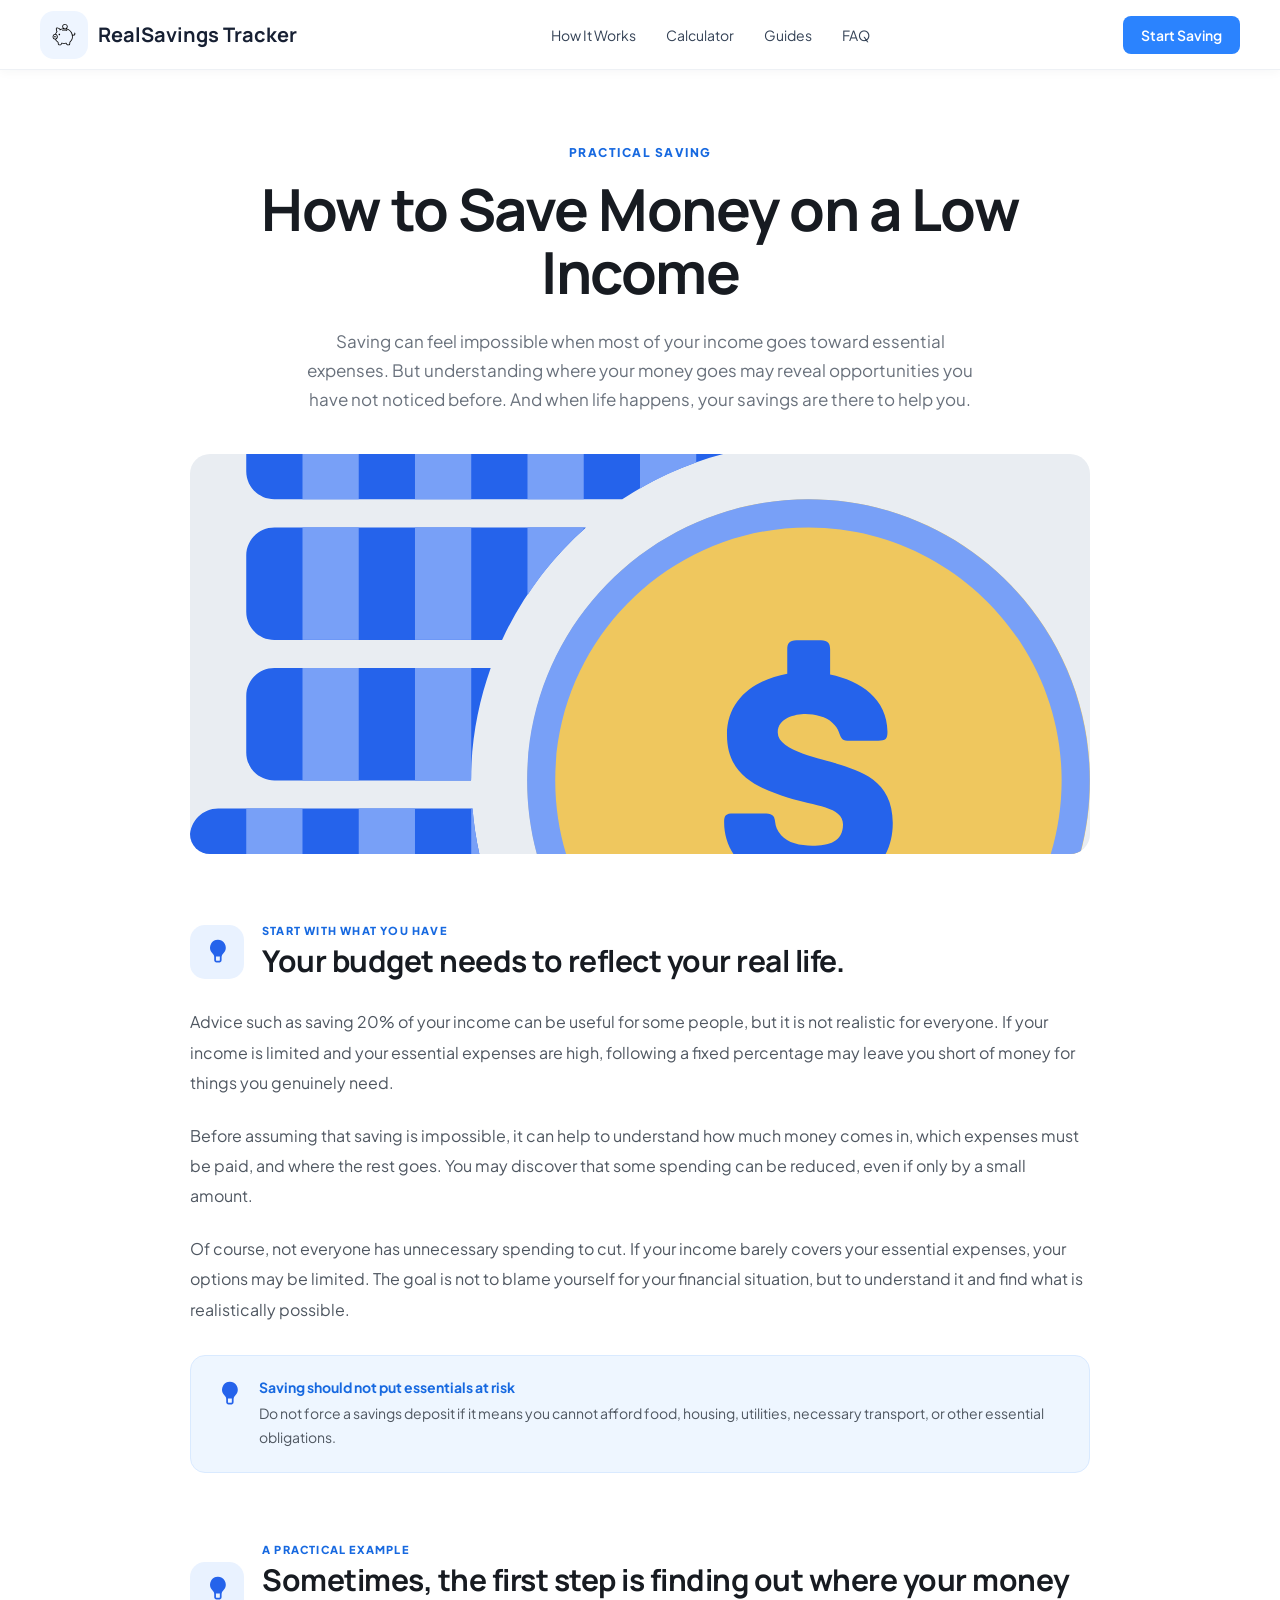
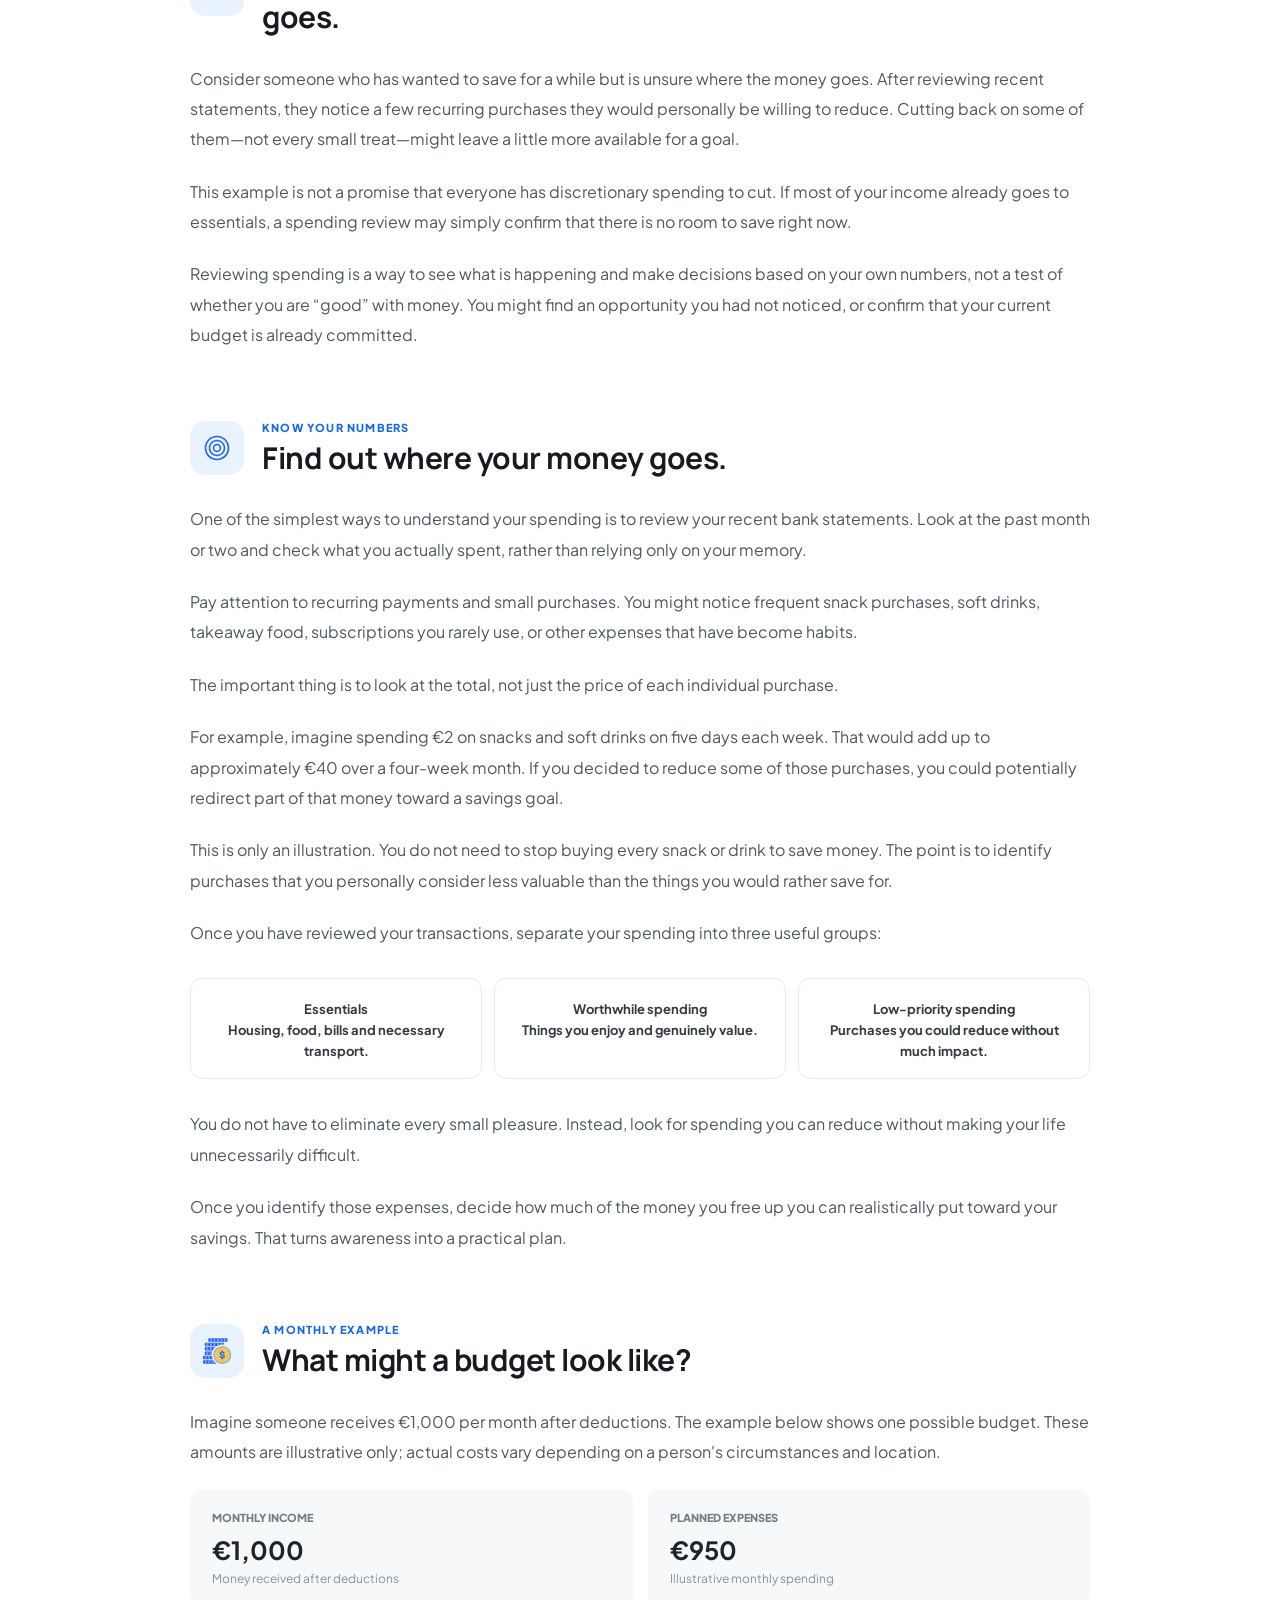
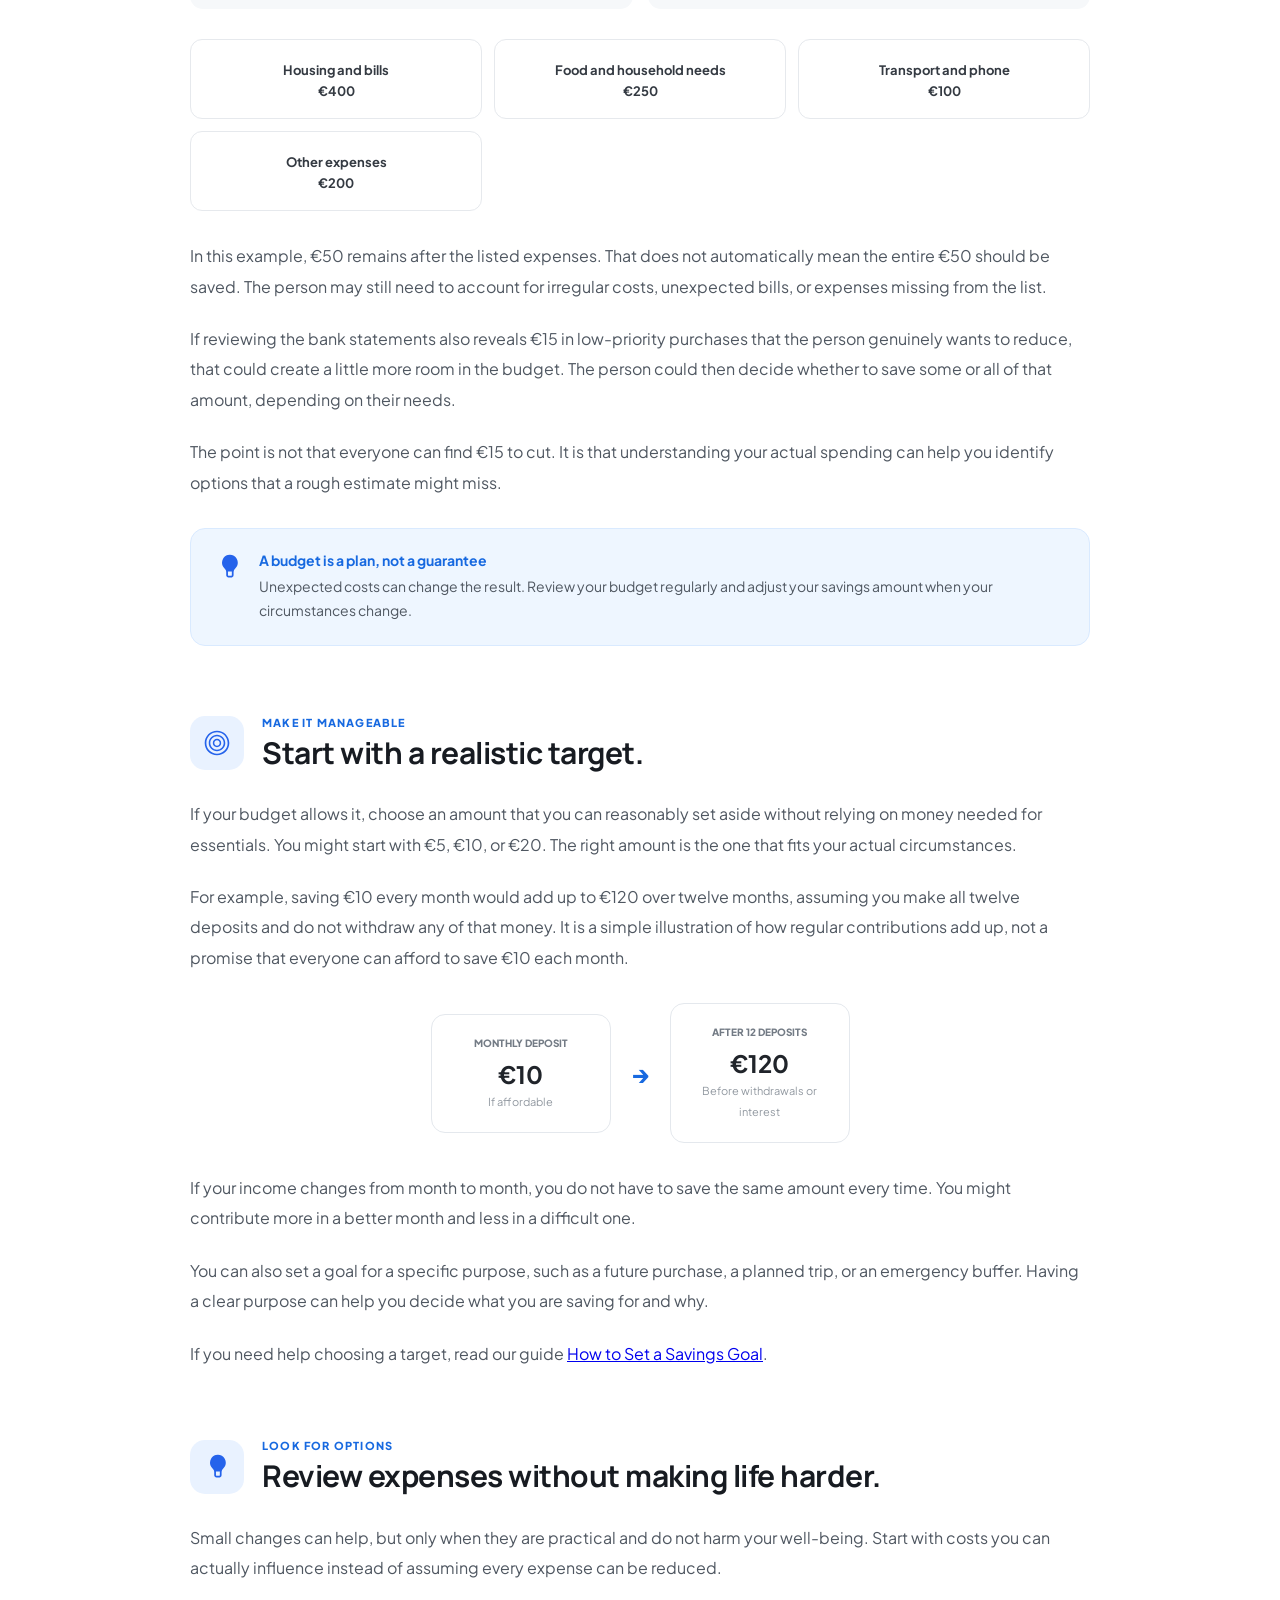
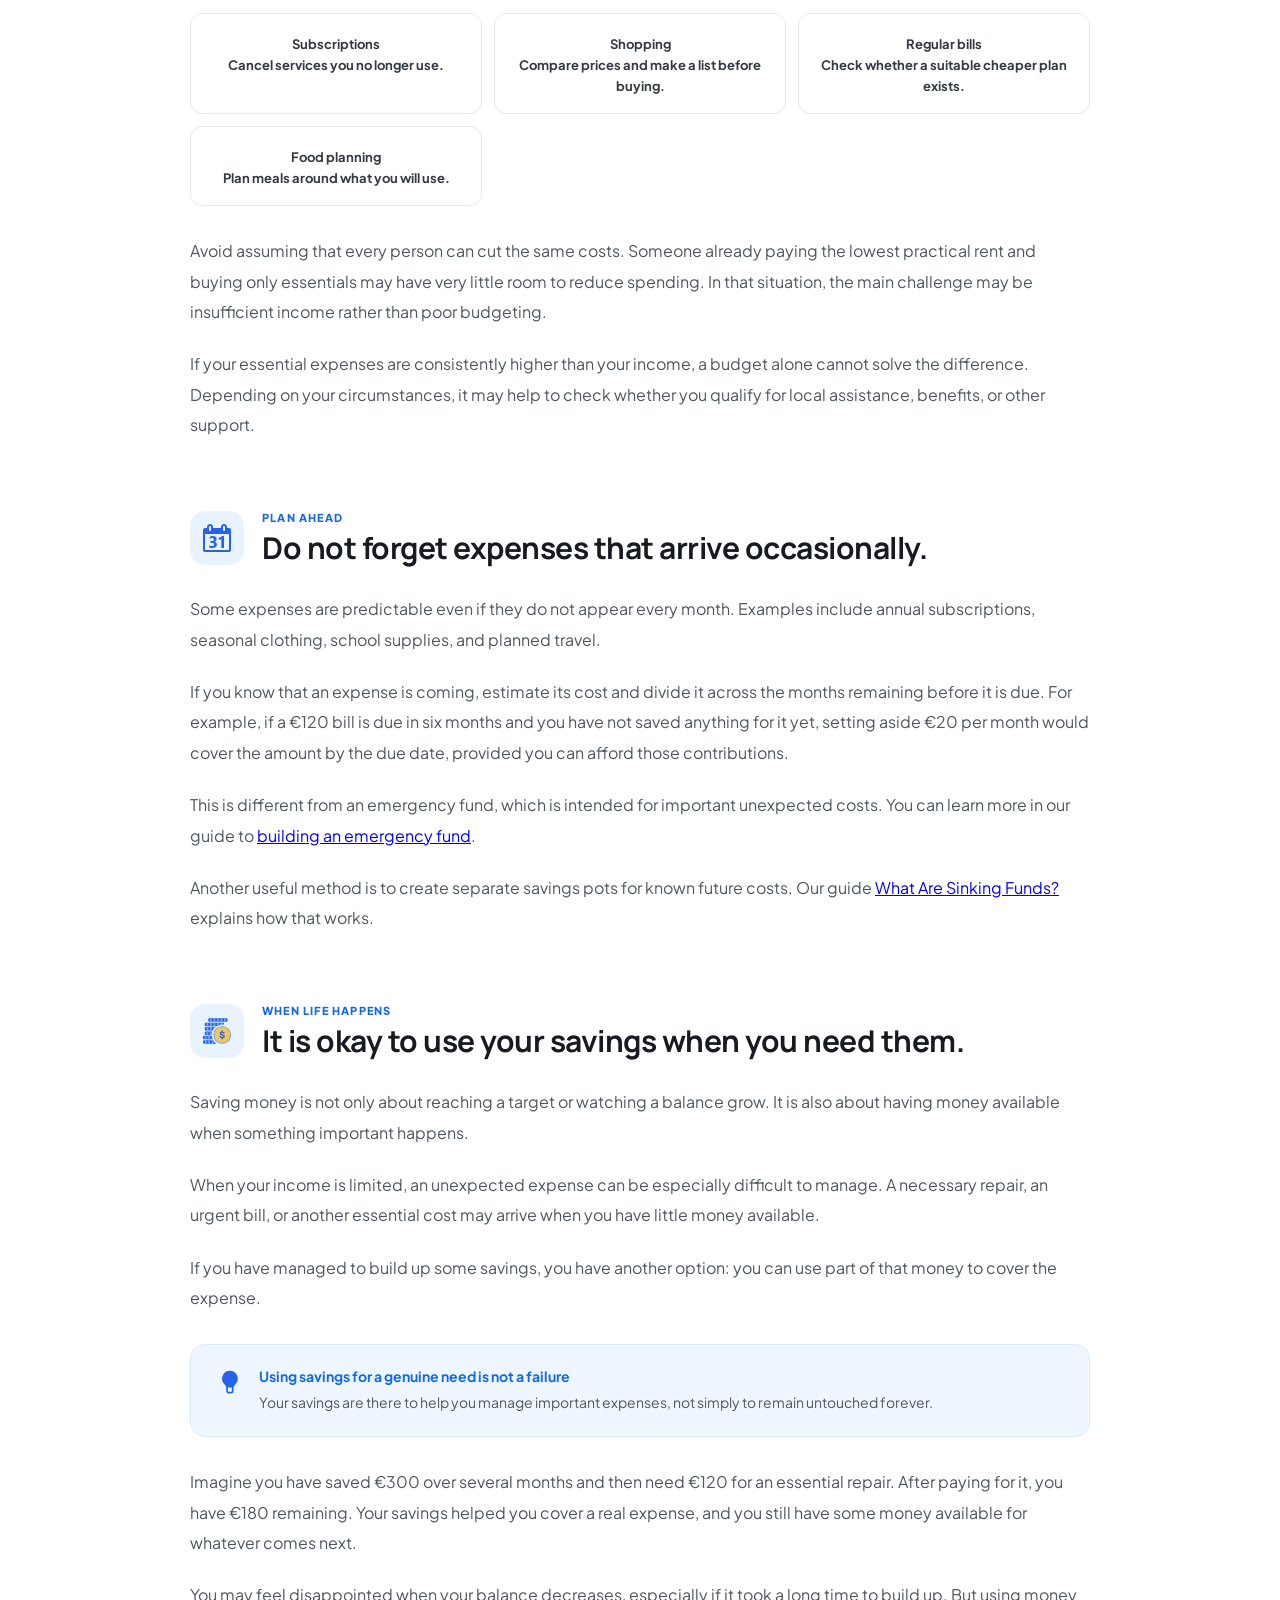
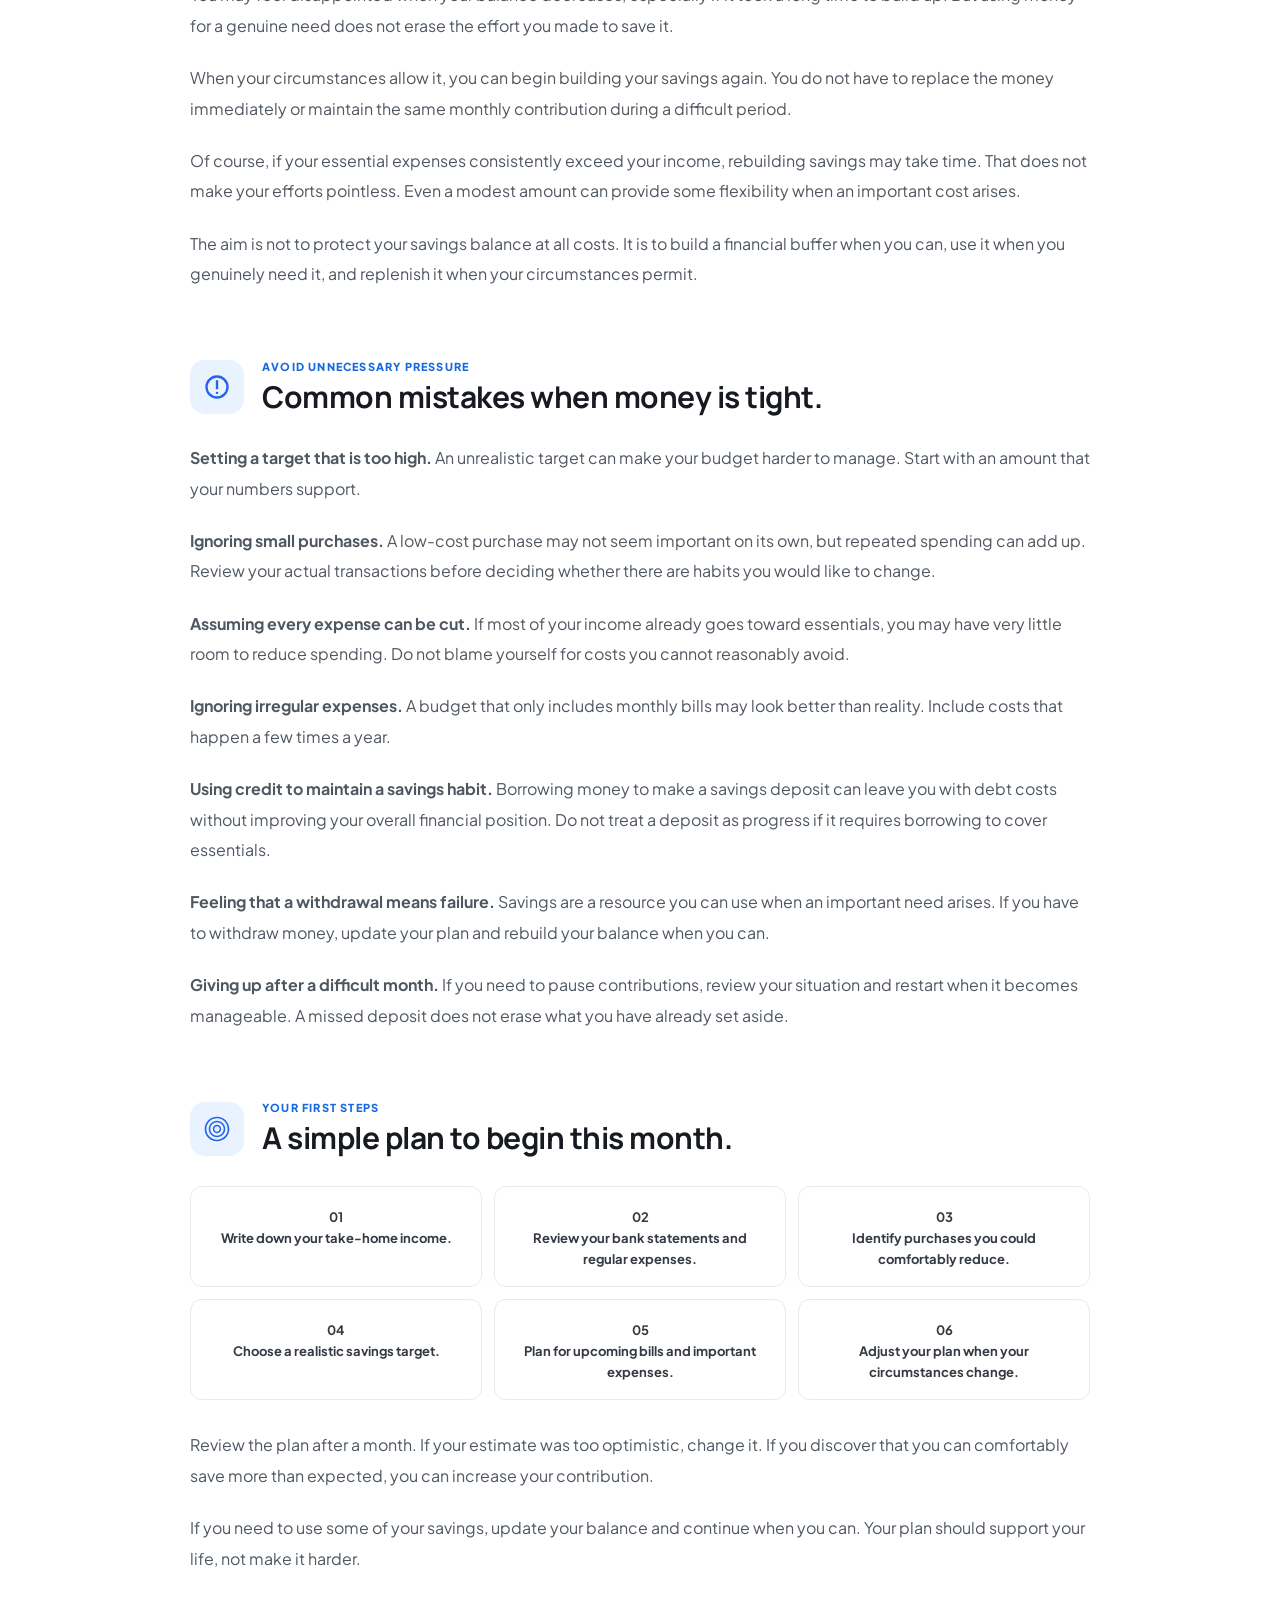
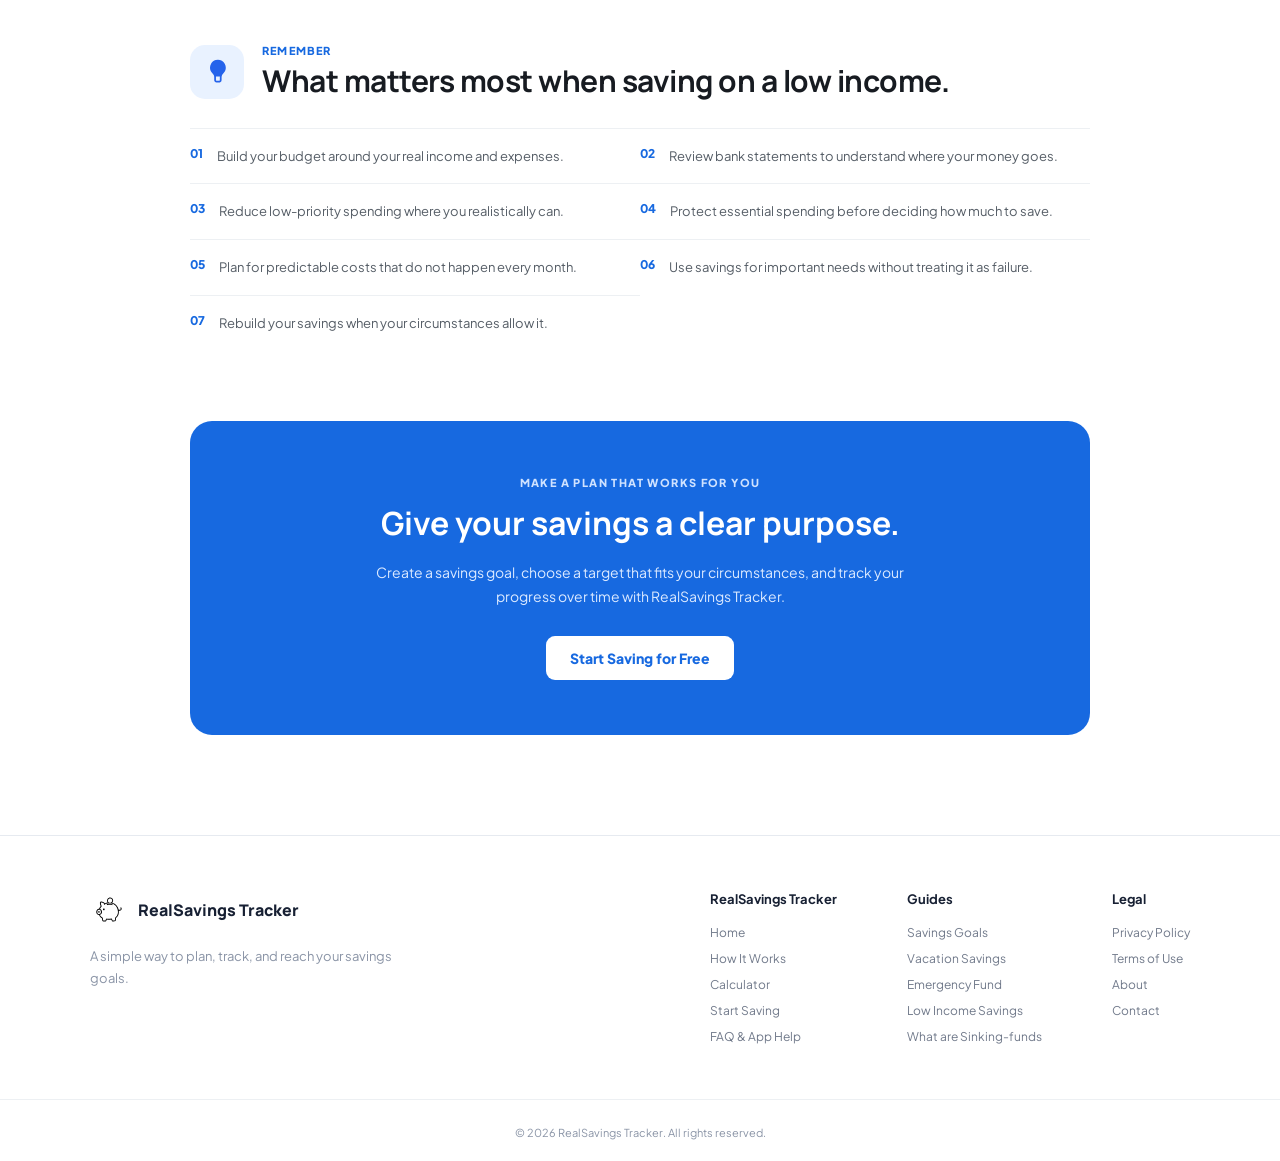
<file: guides/how-to-save-money-on-a-low-income.html>
<!DOCTYPE html>
<html lang="en">

<head>
    <meta charset="UTF-8">
    <meta name="viewport" content="width=device-width, initial-scale=1.0">

    <title>How to Save Money on a Low Income | RealSavings Tracker</title>
    <meta name="description" content="Learn how to save money on a low income by reviewing bank statements, identifying unnecessary spending, setting realistic goals, and building savings for important expenses.">
    <meta name="robots" content="index, follow">

    <link rel="canonical" href="https://realsavingstracker.com/guides/how-to-save-money-on-a-low-income.html">

    <meta property="og:title" content="How to Save Money on a Low Income | RealSavings Tracker">
    <meta property="og:description" content="Discover where your money goes, find realistic ways to save, and learn why using savings for important expenses is not a failure.">
    <meta property="og:type" content="article">
    <meta property="og:url" content="https://realsavingstracker.com/guides/how-to-save-money-on-a-low-income.html">

    <meta name="twitter:card" content="summary">
    <meta name="twitter:title" content="How to Save Money on a Low Income | RealSavings Tracker">
    <meta name="twitter:description" content="Practical advice for understanding your spending, starting to save, and using your savings when you need them.">

    <!-- Adsense -->
    <script async src="https://pagead2.googlesyndication.com/pagead/js/adsbygoogle.js?client=ca-pub-4976959702384134"
        crossorigin="anonymous"></script>

    <link rel="icon" type="image/x-icon" href="../assets/images/favicon.ico">
    <link href="../assets/css/guides.css" rel="stylesheet">
    <link href="../assets/css/components.css" rel="stylesheet">

    <link href="https://fonts.googleapis.com/css2?family=Inter:wght@400;500;600;700;800&family=Manrope:wght@400;500;600;700;800&family=Plus+Jakarta+Sans:wght@400;500;600;700;800&display=swap" rel="stylesheet">
</head>

<body>

    <div id="header"></div>

    <main class="guideArticle">

        <!-- ARTICLE HERO -->
        <section class="articleHero">

            <div class="articleHeader">
                <span class="sectionLabel">PRACTICAL SAVING</span>

                <h1>How to Save Money on a Low Income</h1>

                <p>
                    Saving can feel impossible when most of your income
                    goes toward essential expenses. But understanding
                    where your money goes may reveal opportunities you
                    have not noticed before. And when life happens, your
                    savings are there to help you.
                </p>
            </div>

            <div class="articleHeroImage">
                <img src="../assets/images/coins-article.svg"
                    alt=""
                    draggable="false">
            </div>

        </section>


        <!-- START WITH REALITY -->
        <section class="articleSection">

            <div class="articleSectionHeading">
                <div class="articleIcon">
                    <img src="../assets/images/lightbulb-article.svg"
                        alt=""
                        draggable="false">
                </div>

                <div>
                    <span>START WITH WHAT YOU HAVE</span>
                    <h2>Your budget needs to reflect your real life.</h2>
                </div>
            </div>

            <p>
                Advice such as saving 20% of your income can be useful
                for some people, but it is not realistic for everyone.
                If your income is limited and your essential expenses
                are high, following a fixed percentage may leave you
                short of money for things you genuinely need.
            </p>

            <p>
                Before assuming that saving is impossible, it can help
                to understand how much money comes in, which expenses
                must be paid, and where the rest goes. You may discover
                that some spending can be reduced, even if only by a
                small amount.
            </p>

            <p>
                Of course, not everyone has unnecessary spending to cut.
                If your income barely covers your essential expenses,
                your options may be limited. The goal is not to blame
                yourself for your financial situation, but to understand
                it and find what is realistically possible.
            </p>

            <div class="rememberBox">
                <img src="../assets/images/lightbulb-article.svg"
                    alt=""
                    draggable="false">

                <div>
                    <strong>Saving should not put essentials at risk</strong>
                    <p>
                        Do not force a savings deposit if it means you
                        cannot afford food, housing, utilities, necessary
                        transport, or other essential obligations.
                    </p>
                </div>
            </div>

            <!-- IN-ARTICLE AD -->
            <ins class="adsbygoogle"
                    style="display:block; text-align:center;"
                    data-ad-layout="in-article"
                    data-ad-format="fluid"
                    data-ad-client="ca-pub-4976959702384134"
                    data-ad-slot="5877448487"></ins>
        </section>

        <!-- A PERSONAL EXAMPLE -->
        <section class="articleSection">

            <div class="articleSectionHeading">
                <div class="articleIcon">
                    <img src="../assets/images/lightbulb-article.svg"
                        alt=""
                        draggable="false">
                </div>

                <div>

                    <span>A PRACTICAL EXAMPLE</span>
                    <h2>Sometimes, the first step is finding out where your money goes.</h2>
                </div>
            </div>




            <p>
                Consider someone who has wanted to save for a while but
                is unsure where the money goes. After reviewing recent
                statements, they notice a few recurring purchases they
                would personally be willing to reduce. Cutting back on
                some of them—not every small treat—might leave a little
                more available for a goal.
            </p>

            <p>
                This example is not a promise that everyone has
                discretionary spending to cut. If most of your income
                already goes to essentials, a spending review may simply
                confirm that there is no room to save right now.
            </p>

            <p>
                Reviewing spending is a way to see what is happening
                and make decisions based on your own numbers, not a test
                of whether you are “good” with money. You might find an
                opportunity you had not noticed, or confirm that your
                current budget is already committed.
            </p>
        </section>


        <!-- UNDERSTAND THE MONEY -->
        <section class="articleSection">

            <div class="articleSectionHeading">
                <div class="articleIcon">
                    <img src="../assets/images/target-article.svg"
                        alt=""
                        draggable="false">
                </div>

                <div>
                    <span>KNOW YOUR NUMBERS</span>
                    <h2>Find out where your money goes.</h2>
                </div>
            </div>

            <p>
                One of the simplest ways to understand your spending
                is to review your recent bank statements. Look at the
                past month or two and check what you actually spent,
                rather than relying only on your memory.
            </p>

            <p>
                Pay attention to recurring payments and small purchases.
                You might notice frequent snack purchases, soft drinks,
                takeaway food, subscriptions you rarely use, or other
                expenses that have become habits.
            </p>

            <p>
                The important thing is to look at the total, not just
                the price of each individual purchase.
            </p>

            <p>
                For example, imagine spending €2 on snacks and soft
                drinks on five days each week. That would add up to
                approximately €40 over a four-week month. If you
                decided to reduce some of those purchases, you could
                potentially redirect part of that money toward a
                savings goal.
            </p>

            <p>
                This is only an illustration. You do not need to stop
                buying every snack or drink to save money. The point
                is to identify purchases that you personally consider
                less valuable than the things you would rather save for.
            </p>

            <p>
                Once you have reviewed your transactions, separate
                your spending into three useful groups:
            </p>

            <div class="goalExamples">
                <div class="goalExample">
                    <span>
                        <strong>Essentials</strong><br>
                        Housing, food, bills and necessary transport.
                    </span>
                </div>

                <div class="goalExample">
                    <span>
                        <strong>Worthwhile spending</strong><br>
                        Things you enjoy and genuinely value.
                    </span>
                </div>

                <div class="goalExample">
                    <span>
                        <strong>Low-priority spending</strong><br>
                        Purchases you could reduce without much impact.
                    </span>
                </div>
            </div>

            <p>
                You do not have to eliminate every small pleasure.
                Instead, look for spending you can reduce without
                making your life unnecessarily difficult.
            </p>

            <p>
                Once you identify those expenses, decide how much of
                the money you free up you can realistically put toward
                your savings. That turns awareness into a practical plan.
            </p>

        </section>


        <!-- WORKED EXAMPLE -->
        <section class="articleSection">

            <div class="articleSectionHeading">
                <div class="articleIcon">
                    <img src="../assets/images/coins-article.svg"
                        alt=""
                        draggable="false">
                </div>

                <div>
                    <span>A MONTHLY EXAMPLE</span>
                    <h2>What might a budget look like?</h2>
                </div>
            </div>

            <p>
                Imagine someone receives €1,000 per month after
                deductions. The example below shows one possible
                budget. These amounts are illustrative only; actual
                costs vary depending on a person's circumstances
                and location.
            </p>

            <div class="goalComparison">
                <div class="goalComparisonCard">
                    <span>MONTHLY INCOME</span>
                    <strong>€1,000</strong>
                    <small>Money received after deductions</small>
                </div>

                <div class="goalComparisonCard">
                    <span>PLANNED EXPENSES</span>
                    <strong>€950</strong>
                    <small>Illustrative monthly spending</small>
                </div>
            </div>

            <div class="goalExamples">
                <div class="goalExample">
                    <span>
                        Housing and bills<br>
                        <strong>€400</strong>
                    </span>
                </div>

                <div class="goalExample">
                    <span>
                        Food and household needs<br>
                        <strong>€250</strong>
                    </span>
                </div>

                <div class="goalExample">
                    <span>
                        Transport and phone<br>
                        <strong>€100</strong>
                    </span>
                </div>

                <div class="goalExample">
                    <span>
                        Other expenses<br>
                        <strong>€200</strong>
                    </span>
                </div>
            </div>

            <p>
                In this example, €50 remains after the listed expenses.
                That does not automatically mean the entire €50 should
                be saved. The person may still need to account for
                irregular costs, unexpected bills, or expenses missing
                from the list.
            </p>

            <p>
                If reviewing the bank statements also reveals €15 in
                low-priority purchases that the person genuinely wants
                to reduce, that could create a little more room in the
                budget. The person could then decide whether to save
                some or all of that amount, depending on their needs.
            </p>

            <p>
                The point is not that everyone can find €15 to cut.
                It is that understanding your actual spending can help
                you identify options that a rough estimate might miss.
            </p>

            <div class="rememberBox">
                <img src="../assets/images/lightbulb-article.svg"
                    alt=""
                    draggable="false">

                <div>
                    <strong>A budget is a plan, not a guarantee</strong>
                    <p>
                        Unexpected costs can change the result. Review
                        your budget regularly and adjust your savings
                        amount when your circumstances change.
                    </p>
                </div>
            </div>

        </section>


        <!-- START SMALL -->
        <section class="articleSection">

            <div class="articleSectionHeading">
                <div class="articleIcon">
                    <img src="../assets/images/target-article.svg"
                        alt=""
                        draggable="false">
                </div>

                <div>
                    <span>MAKE IT MANAGEABLE</span>
                    <h2>Start with a realistic target.</h2>
                </div>
            </div>

            <p>
                If your budget allows it, choose an amount that you
                can reasonably set aside without relying on money
                needed for essentials. You might start with €5, €10,
                or €20. The right amount is the one that fits your
                actual circumstances.
            </p>

            <p>
                For example, saving €10 every month would add up to
                €120 over twelve months, assuming you make all twelve
                deposits and do not withdraw any of that money. It is
                a simple illustration of how regular contributions
                add up, not a promise that everyone can afford to
                save €10 each month.
            </p>

            <div class="goalTransferExample">
                <div class="transferGoal">
                    <span>MONTHLY DEPOSIT</span>
                    <strong>€10</strong>
                    <small>If affordable</small>
                </div>

                <div class="transferArrow">→</div>

                <div class="transferGoal">
                    <span>AFTER 12 DEPOSITS</span>
                    <strong>€120</strong>
                    <small>Before withdrawals or interest</small>
                </div>
            </div>

            <p>
                If your income changes from month to month, you do
                not have to save the same amount every time. You
                might contribute more in a better month and less
                in a difficult one.
            </p>

            <p>
                You can also set a goal for a specific purpose, such
                as a future purchase, a planned trip, or an emergency
                buffer. Having a clear purpose can help you decide
                what you are saving for and why.
            </p>

            <p>
                If you need help choosing a target, read our guide
                <a href="how-to-set-a-savings-goal.html">How to Set a Savings Goal</a>.
            </p>

        </section>


        <!-- REDUCE COSTS -->
        <section class="articleSection">

            <div class="articleSectionHeading">
                <div class="articleIcon">
                    <img src="../assets/images/lightbulb-article.svg"
                        alt=""
                        draggable="false">
                </div>

                <div>
                    <span>LOOK FOR OPTIONS</span>
                    <h2>Review expenses without making life harder.</h2>
                </div>
            </div>

            <p>
                Small changes can help, but only when they are
                practical and do not harm your well-being. Start
                with costs you can actually influence instead of
                assuming every expense can be reduced.
            </p>

            <div class="goalExamples">
                <div class="goalExample">
                    <span>
                        <strong>Subscriptions</strong><br>
                        Cancel services you no longer use.
                    </span>
                </div>

                <div class="goalExample">
                    <span>
                        <strong>Shopping</strong><br>
                        Compare prices and make a list before buying.
                    </span>
                </div>

                <div class="goalExample">
                    <span>
                        <strong>Regular bills</strong><br>
                        Check whether a suitable cheaper plan exists.
                    </span>
                </div>

                <div class="goalExample">
                    <span>
                        <strong>Food planning</strong><br>
                        Plan meals around what you will use.
                    </span>
                </div>
            </div>

            <p>
                Avoid assuming that every person can cut the same
                costs. Someone already paying the lowest practical
                rent and buying only essentials may have very little
                room to reduce spending. In that situation, the main
                challenge may be insufficient income rather than
                poor budgeting.
            </p>

            <p>
                If your essential expenses are consistently higher
                than your income, a budget alone cannot solve the
                difference. Depending on your circumstances, it may
                help to check whether you qualify for local assistance,
                benefits, or other support.
            </p>

        </section>


        <!-- PLAN IRREGULAR COSTS -->
        <section class="articleSection">

            <div class="articleSectionHeading">
                <div class="articleIcon">
                    <img src="../assets/images/calendar-article.svg"
                        alt=""
                        draggable="false">
                </div>

                <div>
                    <span>PLAN AHEAD</span>
                    <h2>Do not forget expenses that arrive occasionally.</h2>
                </div>
            </div>

            <p>
                Some expenses are predictable even if they do not
                appear every month. Examples include annual
                subscriptions, seasonal clothing, school supplies,
                and planned travel.
            </p>

            <p>
                If you know that an expense is coming, estimate its
                cost and divide it across the months remaining before
                it is due. For example, if a €120 bill is due in six
                months and you have not saved anything for it yet,
                setting aside €20 per month would cover the amount
                by the due date, provided you can afford those
                contributions.
            </p>

            <p>
                This is different from an emergency fund, which is
                intended for important unexpected costs. You can
                learn more in our guide to
                <a href="how-to-build-an-emergency-fund.html">building an emergency fund</a>.
            </p>

            <p>
                Another useful method is to create separate savings
                pots for known future costs. Our guide
                <a href="what-are-sinking-funds.html">What Are Sinking Funds?</a>
                explains how that works.
            </p>

        </section>


        <!-- SAVINGS WHEN YOU NEED THEM -->
        <section class="articleSection">

            <div class="articleSectionHeading">
                <div class="articleIcon">
                    <img src="../assets/images/coins-article.svg"
                        alt=""
                        draggable="false">
                </div>

                <div>
                    <span>WHEN LIFE HAPPENS</span>
                    <h2>It is okay to use your savings when you need them.</h2>
                </div>
            </div>

            <p>
                Saving money is not only about reaching a target or
                watching a balance grow. It is also about having
                money available when something important happens.
            </p>

            <p>
                When your income is limited, an unexpected expense
                can be especially difficult to manage. A necessary
                repair, an urgent bill, or another essential cost
                may arrive when you have little money available.
            </p>

            <p>
                If you have managed to build up some savings, you
                have another option: you can use part of that money
                to cover the expense.
            </p>

            <div class="rememberBox">
                <img src="../assets/images/lightbulb-article.svg"
                    alt=""
                    draggable="false">

                <div>
                    <strong>Using savings for a genuine need is not a failure</strong>
                    <p>
                        Your savings are there to help you manage
                        important expenses, not simply to remain
                        untouched forever.
                    </p>
                </div>
            </div>

            <p>
                Imagine you have saved €300 over several months and
                then need €120 for an essential repair. After paying
                for it, you have €180 remaining. Your savings helped
                you cover a real expense, and you still have some
                money available for whatever comes next.
            </p>

            <p>
                You may feel disappointed when your balance decreases,
                especially if it took a long time to build up. But
                using money for a genuine need does not erase the
                effort you made to save it.
            </p>

            <p>
                When your circumstances allow it, you can begin
                building your savings again. You do not have to
                replace the money immediately or maintain the same
                monthly contribution during a difficult period.
            </p>

            <p>
                Of course, if your essential expenses consistently
                exceed your income, rebuilding savings may take time.
                That does not make your efforts pointless. Even a
                modest amount can provide some flexibility when an
                important cost arises.
            </p>

            <p>
                The aim is not to protect your savings balance at
                all costs. It is to build a financial buffer when
                you can, use it when you genuinely need it, and
                replenish it when your circumstances permit.
            </p>

        </section>


        <!-- COMMON MISTAKES -->
        <section class="articleSection">

            <div class="articleSectionHeading">
                <div class="articleIcon">
                    <img src="../assets/images/warning-article.svg"
                        alt=""
                        draggable="false">
                </div>

                <div>
                    <span>AVOID UNNECESSARY PRESSURE</span>
                    <h2>Common mistakes when money is tight.</h2>
                </div>
            </div>

            <p>
                <strong>Setting a target that is too high.</strong>
                An unrealistic target can make your budget harder
                to manage. Start with an amount that your numbers
                support.
            </p>

            <p>
                <strong>Ignoring small purchases.</strong>
                A low-cost purchase may not seem important on its
                own, but repeated spending can add up. Review your
                actual transactions before deciding whether there
                are habits you would like to change.
            </p>

            <p>
                <strong>Assuming every expense can be cut.</strong>
                If most of your income already goes toward essentials,
                you may have very little room to reduce spending.
                Do not blame yourself for costs you cannot reasonably
                avoid.
            </p>

            <p>
                <strong>Ignoring irregular expenses.</strong>
                A budget that only includes monthly bills may look
                better than reality. Include costs that happen a
                few times a year.
            </p>

            <p>
                <strong>Using credit to maintain a savings habit.</strong>
                Borrowing money to make a savings deposit can leave
                you with debt costs without improving your overall
                financial position. Do not treat a deposit as
                progress if it requires borrowing to cover essentials.
            </p>

            <p>
                <strong>Feeling that a withdrawal means failure.</strong>
                Savings are a resource you can use when an important
                need arises. If you have to withdraw money, update
                your plan and rebuild your balance when you can.
            </p>

            <p>
                <strong>Giving up after a difficult month.</strong>
                If you need to pause contributions, review your
                situation and restart when it becomes manageable.
                A missed deposit does not erase what you have
                already set aside.
            </p>

        </section>


        <!-- SIMPLE PLAN -->
        <section class="articleSection">

            <div class="articleSectionHeading">
                <div class="articleIcon">
                    <img src="../assets/images/target-article.svg"
                        alt=""
                        draggable="false">
                </div>

                <div>
                    <span>YOUR FIRST STEPS</span>
                    <h2>A simple plan to begin this month.</h2>
                </div>
            </div>

            <div class="goalExamples">
                <div class="goalExample">
                    <span>
                        <strong>01</strong><br>
                        Write down your take-home income.
                    </span>
                </div>

                <div class="goalExample">
                    <span>
                        <strong>02</strong><br>
                        Review your bank statements and regular expenses.
                    </span>
                </div>

                <div class="goalExample">
                    <span>
                        <strong>03</strong><br>
                        Identify purchases you could comfortably reduce.
                    </span>
                </div>

                <div class="goalExample">
                    <span>
                        <strong>04</strong><br>
                        Choose a realistic savings target.
                    </span>
                </div>

                <div class="goalExample">
                    <span>
                        <strong>05</strong><br>
                        Plan for upcoming bills and important expenses.
                    </span>
                </div>

                <div class="goalExample">
                    <span>
                        <strong>06</strong><br>
                        Adjust your plan when your circumstances change.
                    </span>
                </div>
            </div>

            <p>
                Review the plan after a month. If your estimate was
                too optimistic, change it. If you discover that you
                can comfortably save more than expected, you can
                increase your contribution.
            </p>

            <p>
                If you need to use some of your savings, update your
                balance and continue when you can. Your plan should
                support your life, not make it harder.
            </p>

        </section>


        <!-- KEY TAKEAWAYS -->
        <section class="articleSection">

            <div class="articleSectionHeading">
                <div class="articleIcon">
                    <img src="../assets/images/lightbulb-article.svg"
                        alt=""
                        draggable="false">
                </div>

                <div>
                    <span>REMEMBER</span>
                    <h2>What matters most when saving on a low income.</h2>
                </div>
            </div>

            <div class="takeawaysList">
                <div>
                    <span>01</span>
                    <p>Build your budget around your real income and expenses.</p>
                </div>

                <div>
                    <span>02</span>
                    <p>Review bank statements to understand where your money goes.</p>
                </div>

                <div>
                    <span>03</span>
                    <p>Reduce low-priority spending where you realistically can.</p>
                </div>

                <div>
                    <span>04</span>
                    <p>Protect essential spending before deciding how much to save.</p>
                </div>

                <div>
                    <span>05</span>
                    <p>Plan for predictable costs that do not happen every month.</p>
                </div>

                <div>
                    <span>06</span>
                    <p>Use savings for important needs without treating it as failure.</p>
                </div>

                <div>
                    <span>07</span>
                    <p>Rebuild your savings when your circumstances allow it.</p>
                </div>
            </div>

        </section>


        <!-- CTA -->
        <section class="articleCta">

            <span>MAKE A PLAN THAT WORKS FOR YOU</span>

            <h2>Give your savings a clear purpose.</h2>

            <p>
                Create a savings goal, choose a target that fits your
                circumstances, and track your progress over time with
                RealSavings Tracker.
            </p>

            <a href="../app.html">Start Saving for Free</a>

        </section>

    </main>

    <div id="footer"></div>

    <script src="../assets/script/components.js"></script>

</body>
</html>
</file>
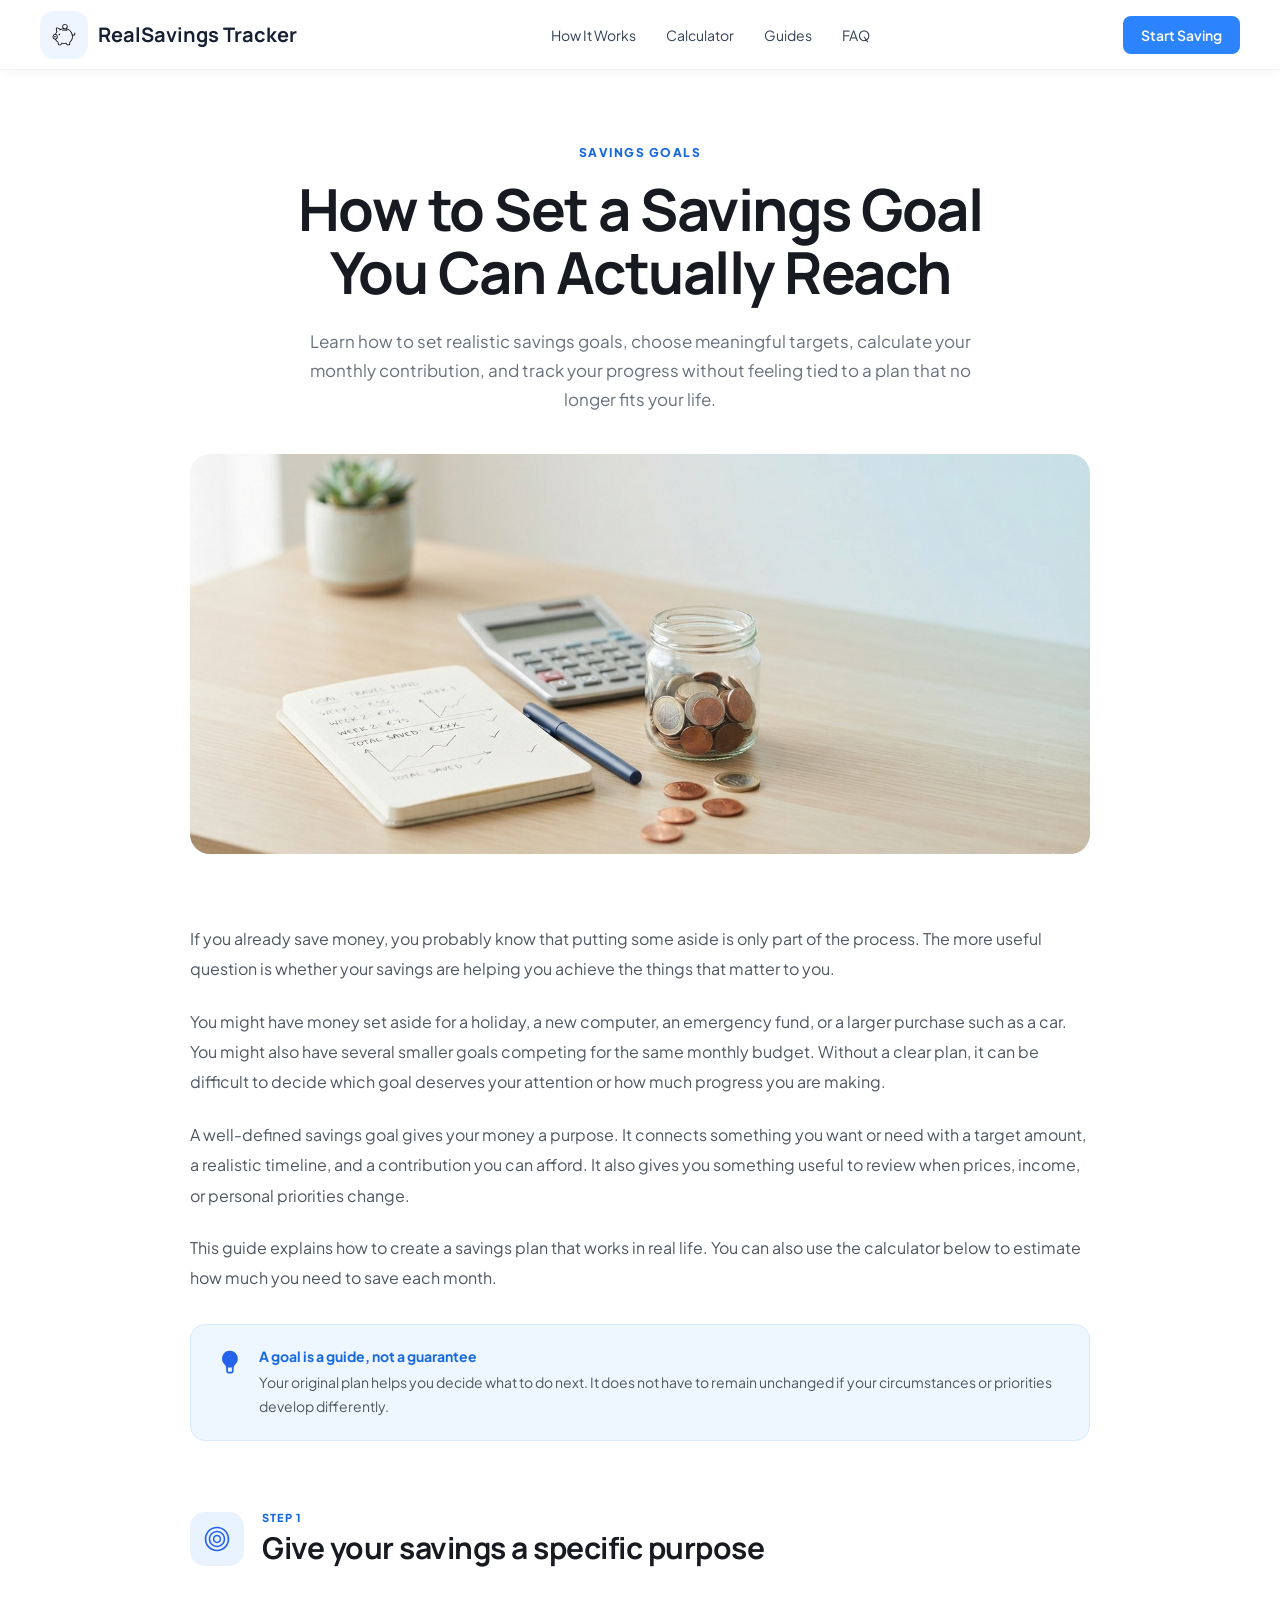
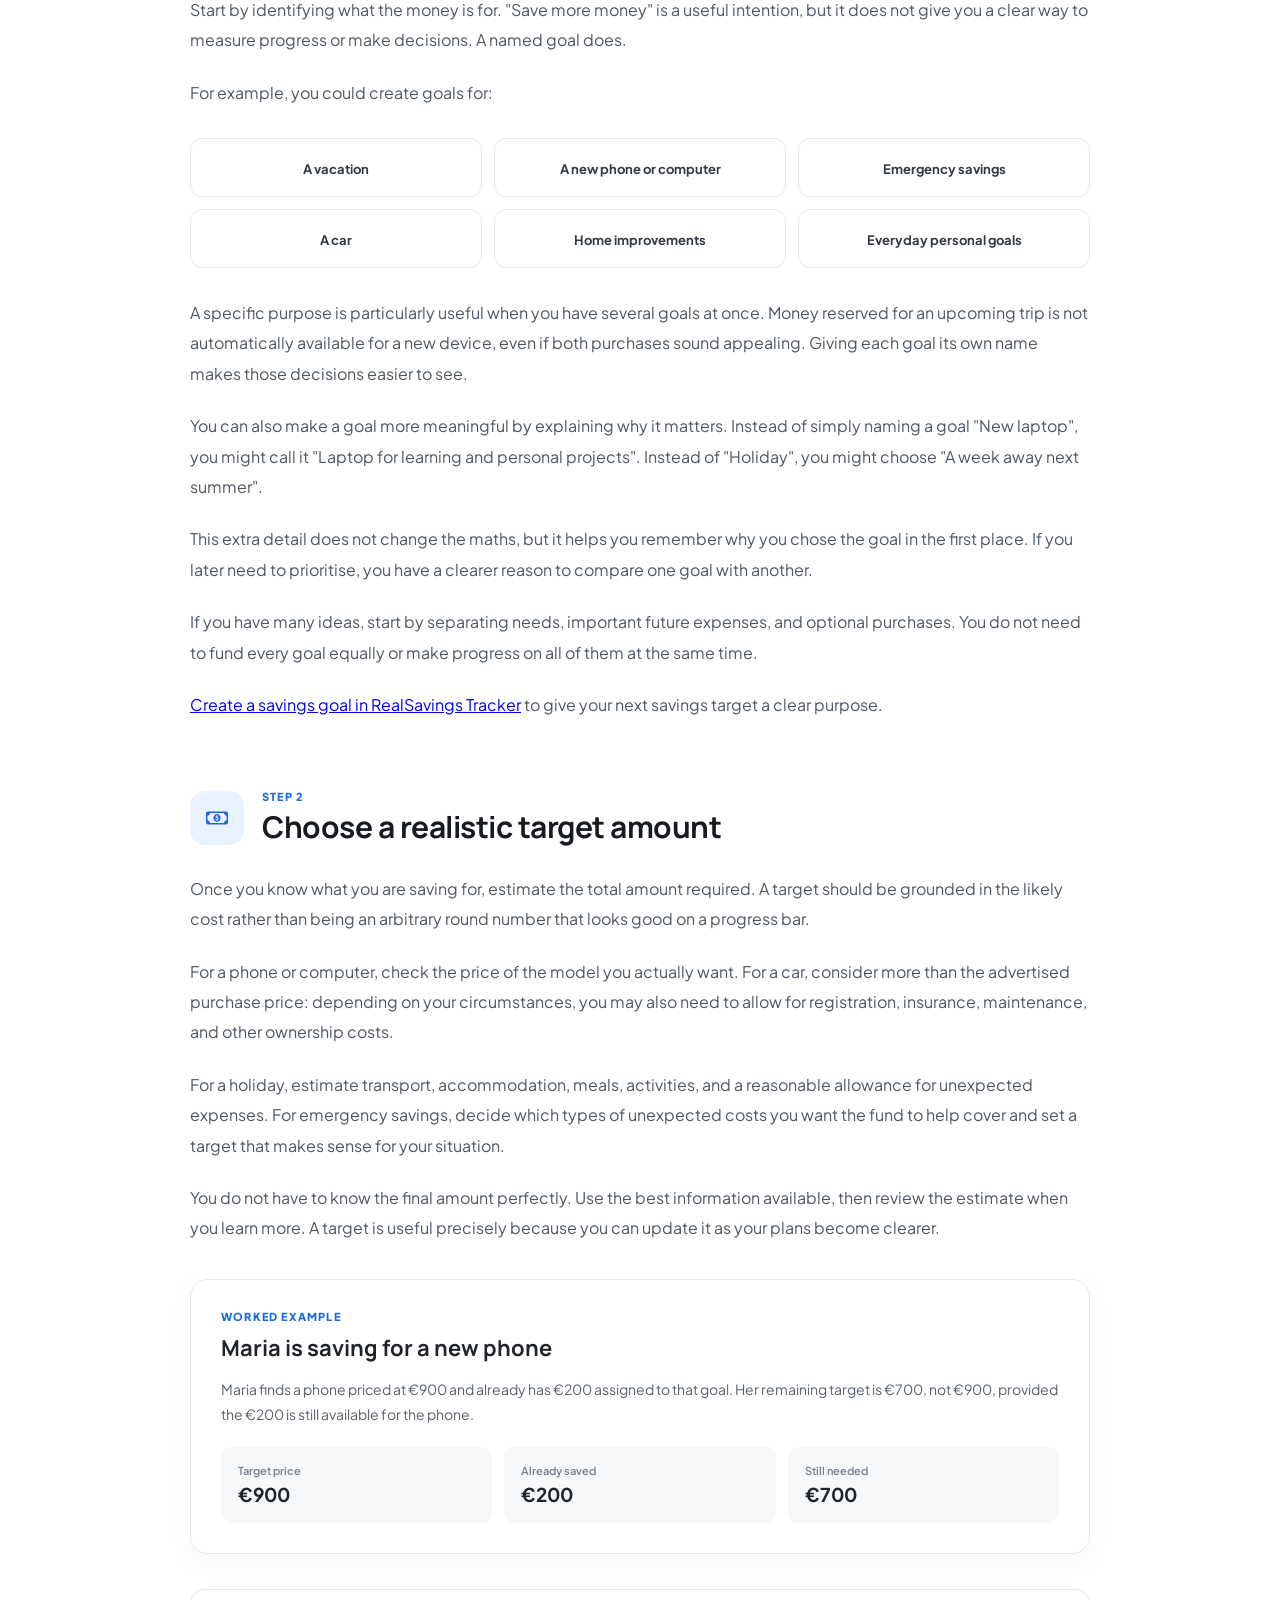
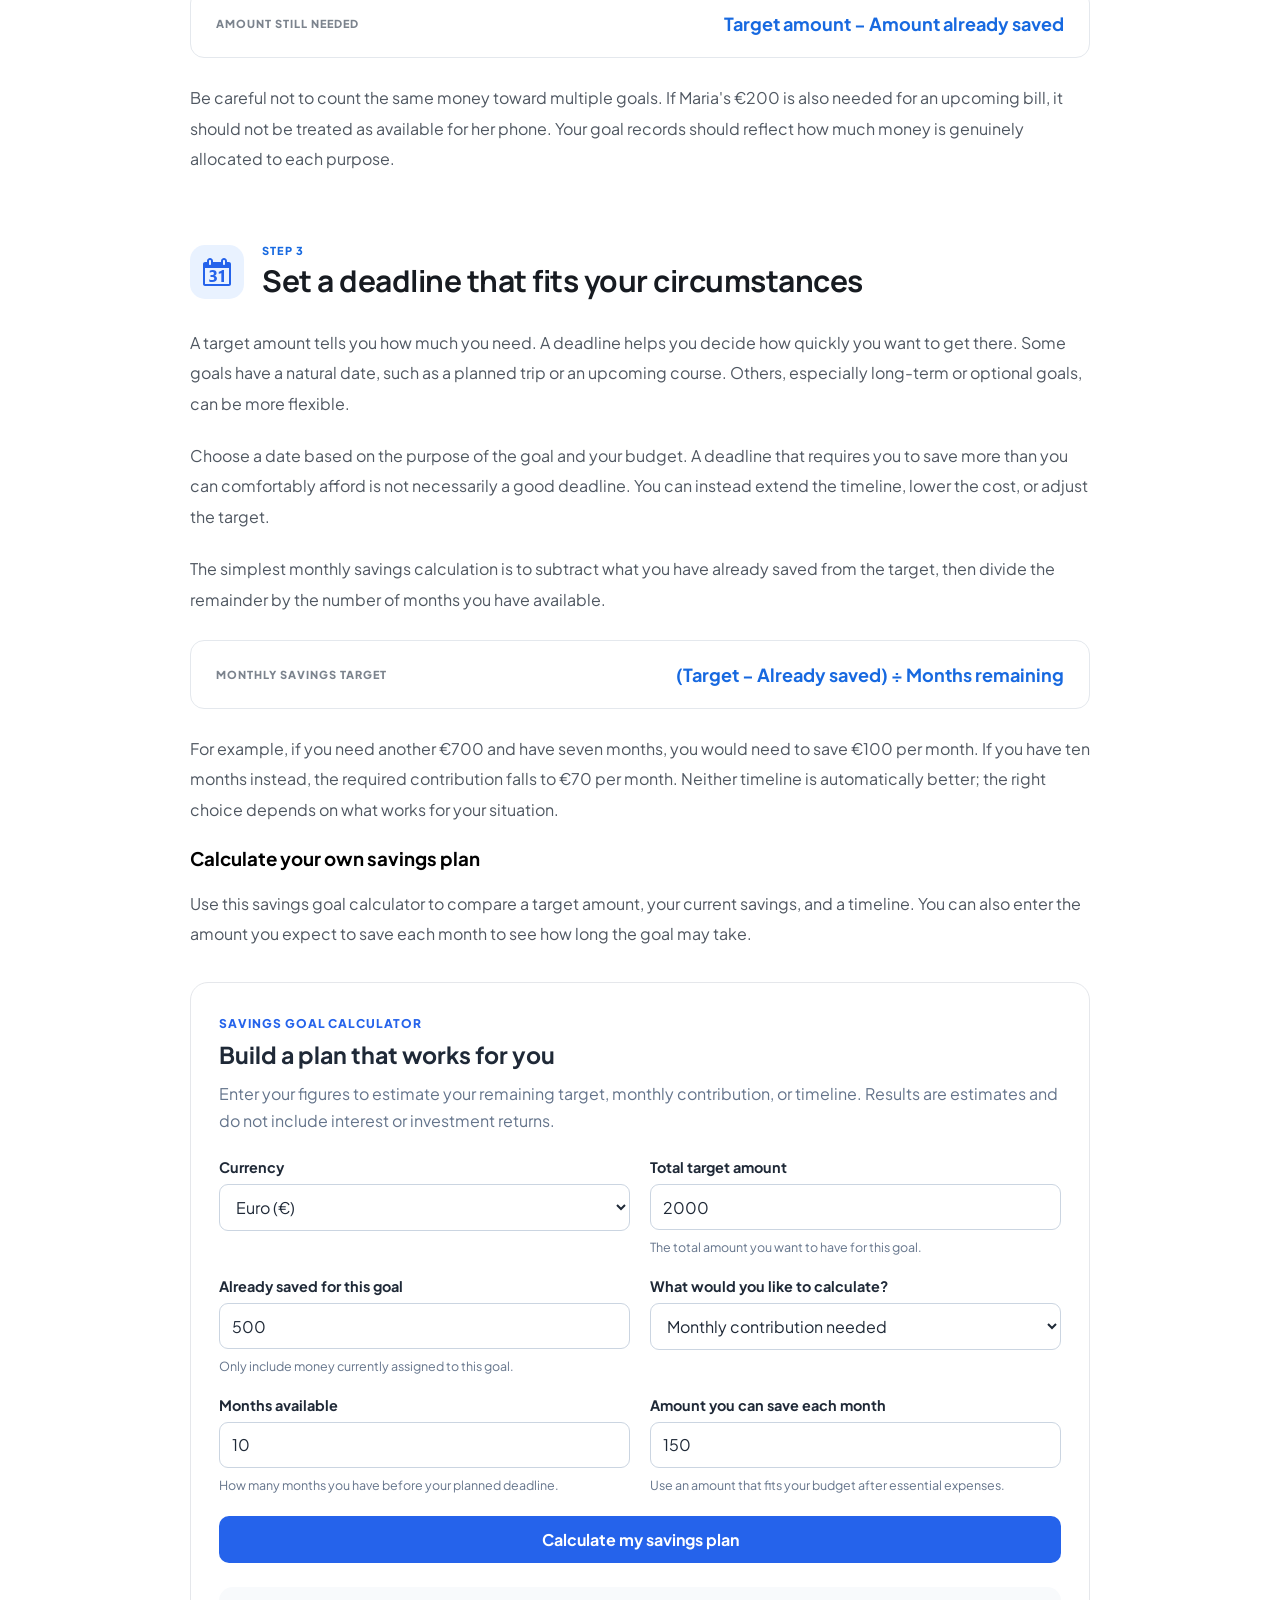
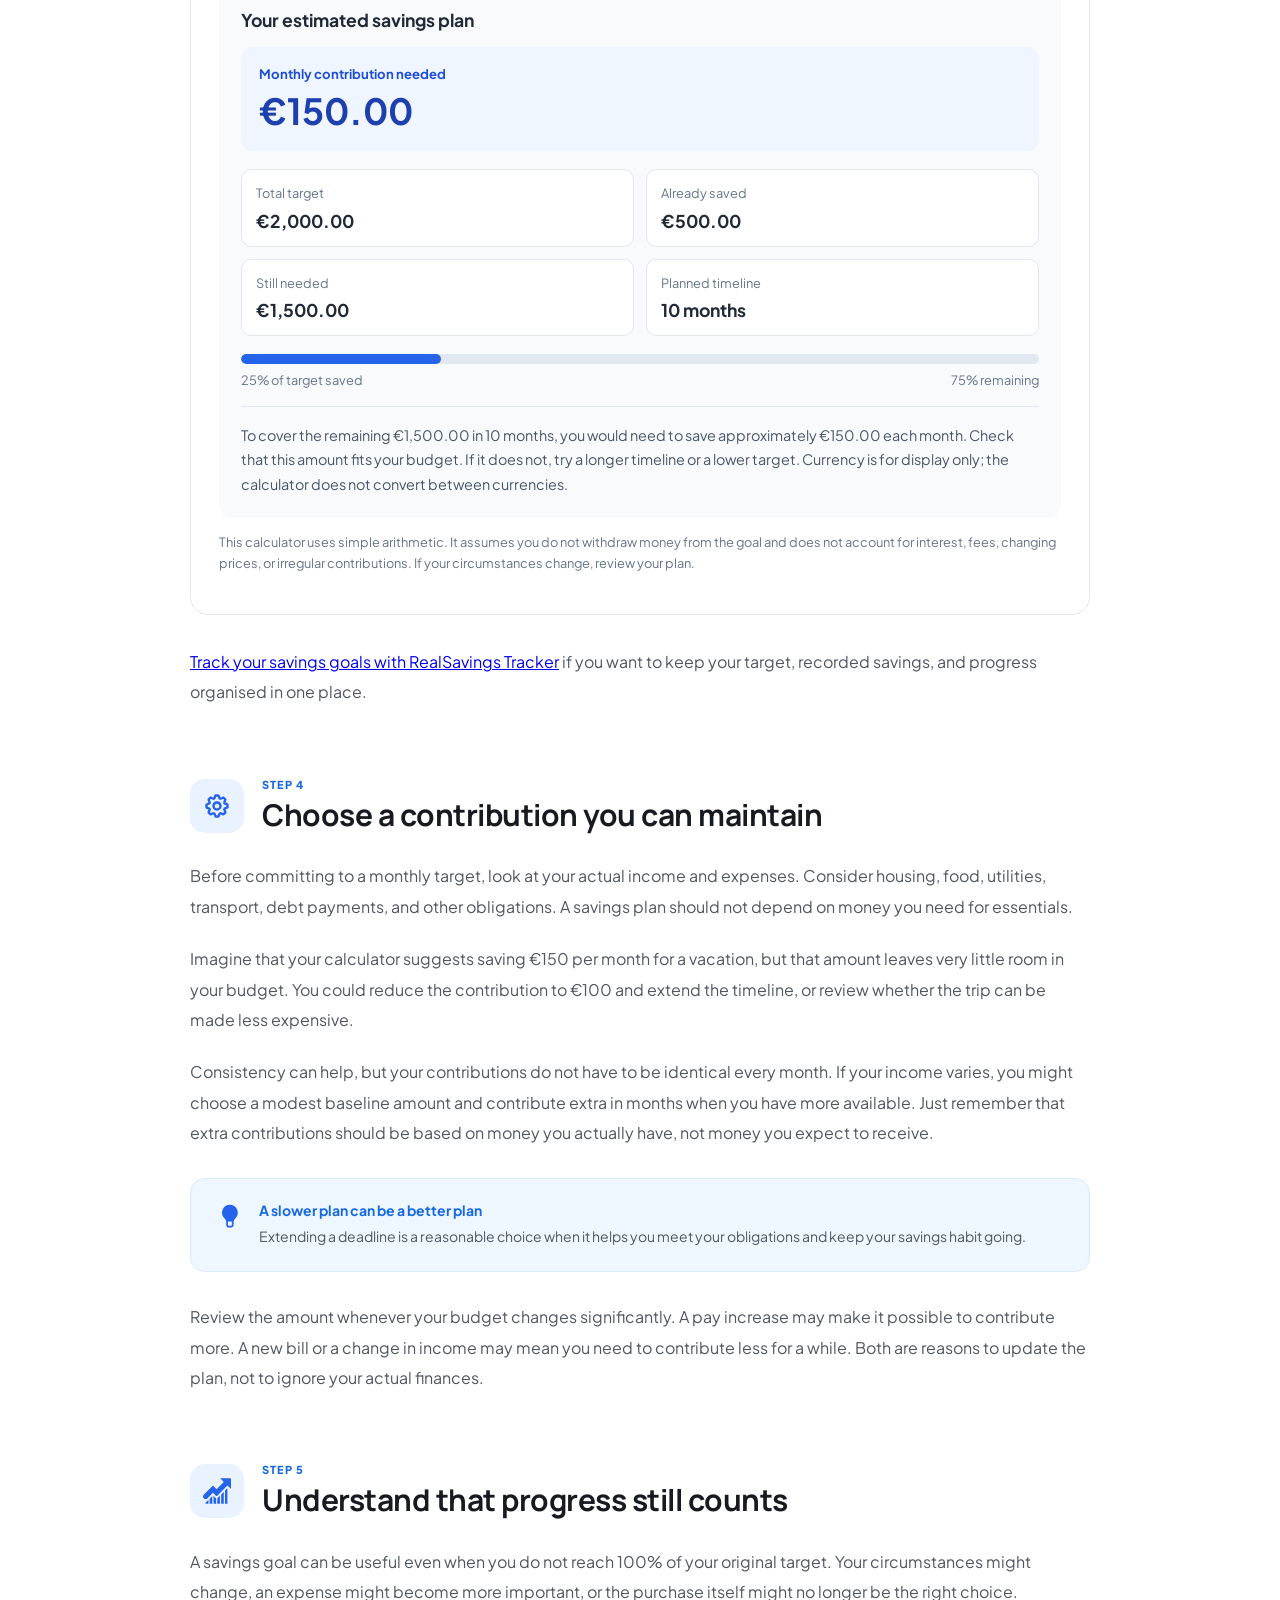
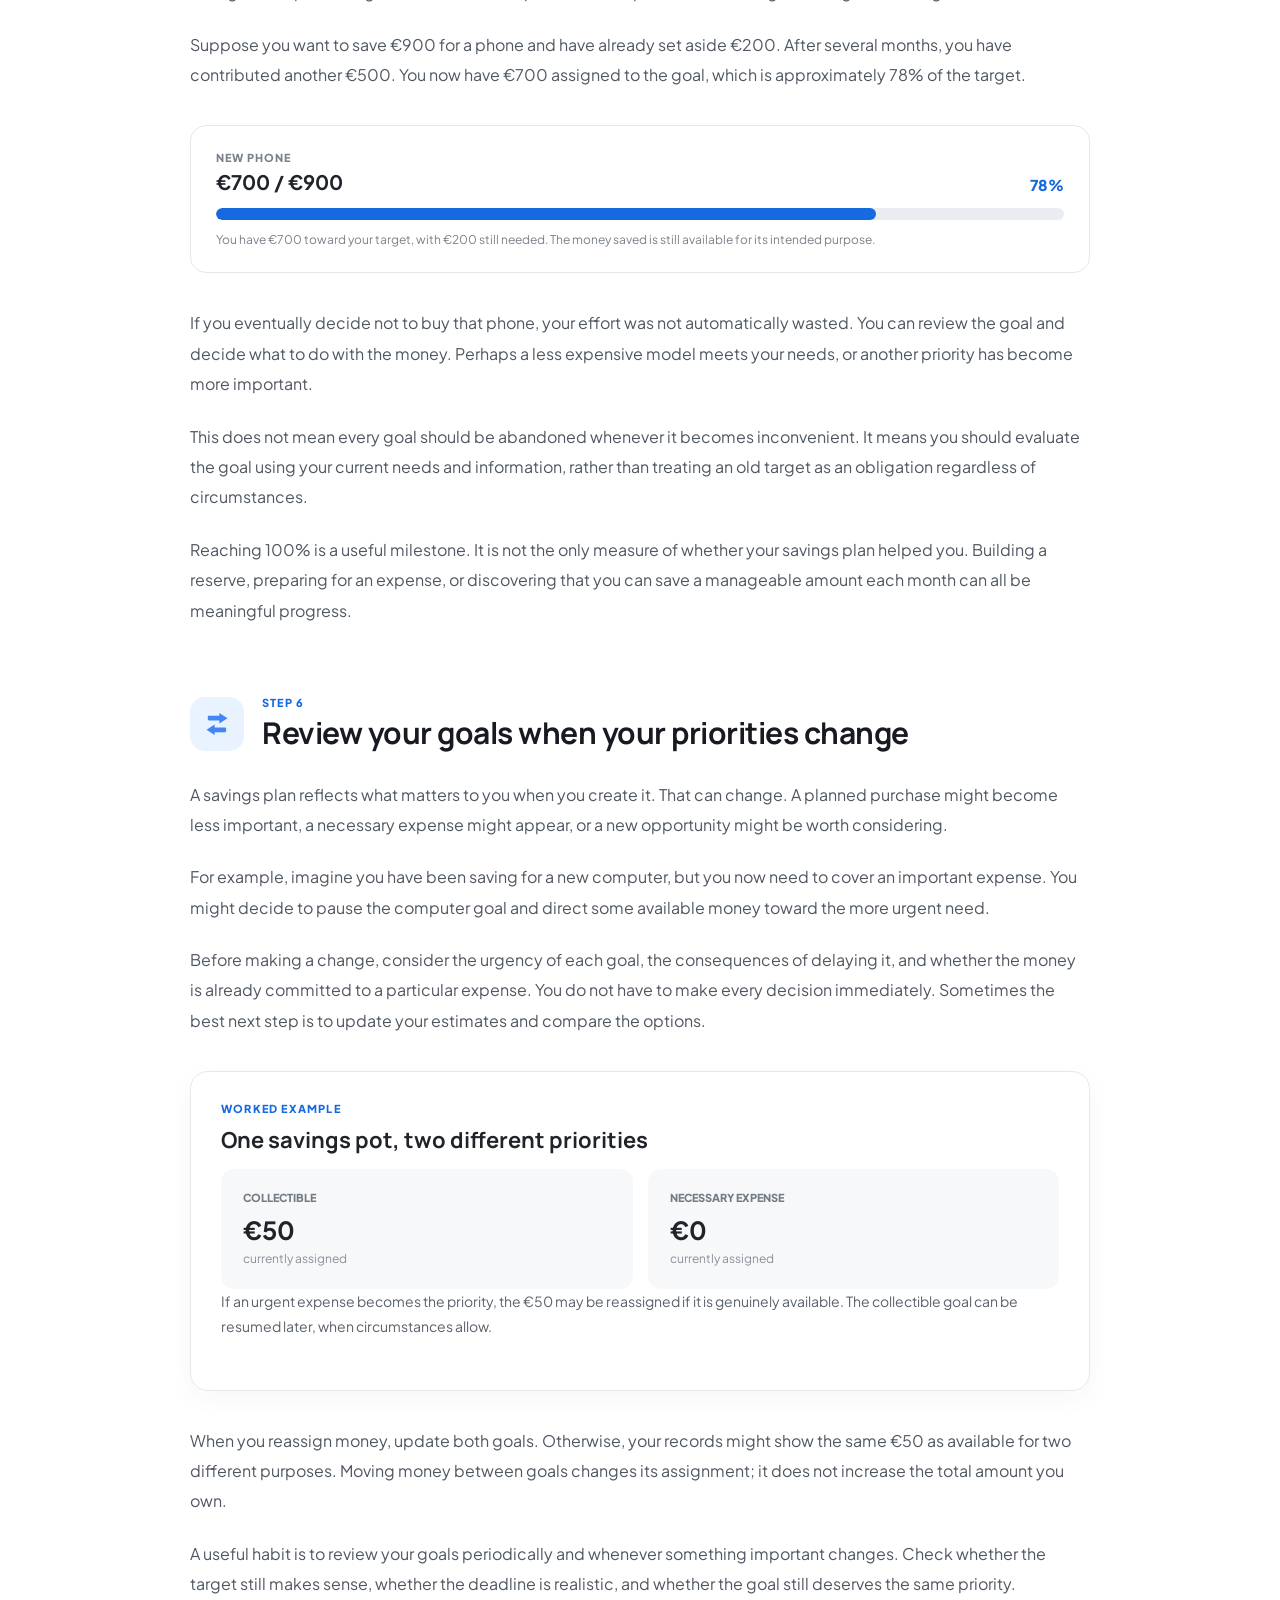
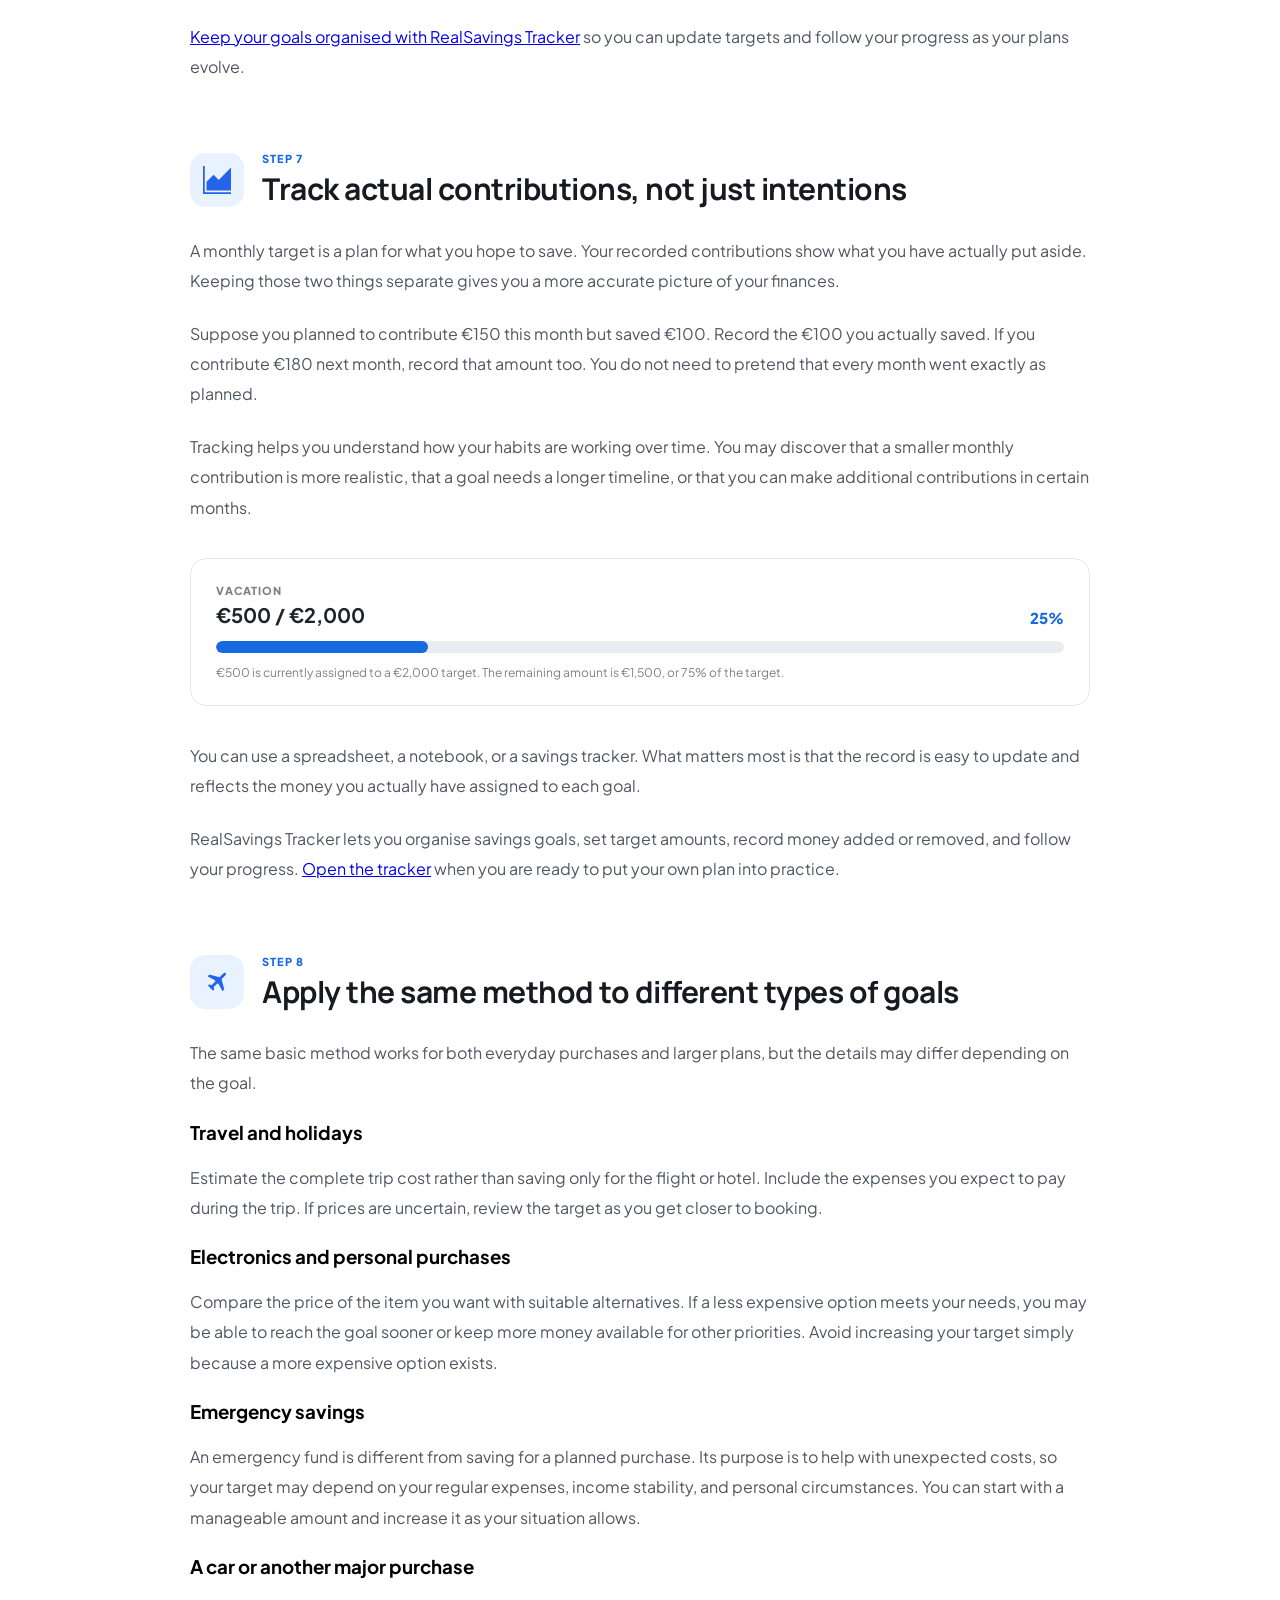
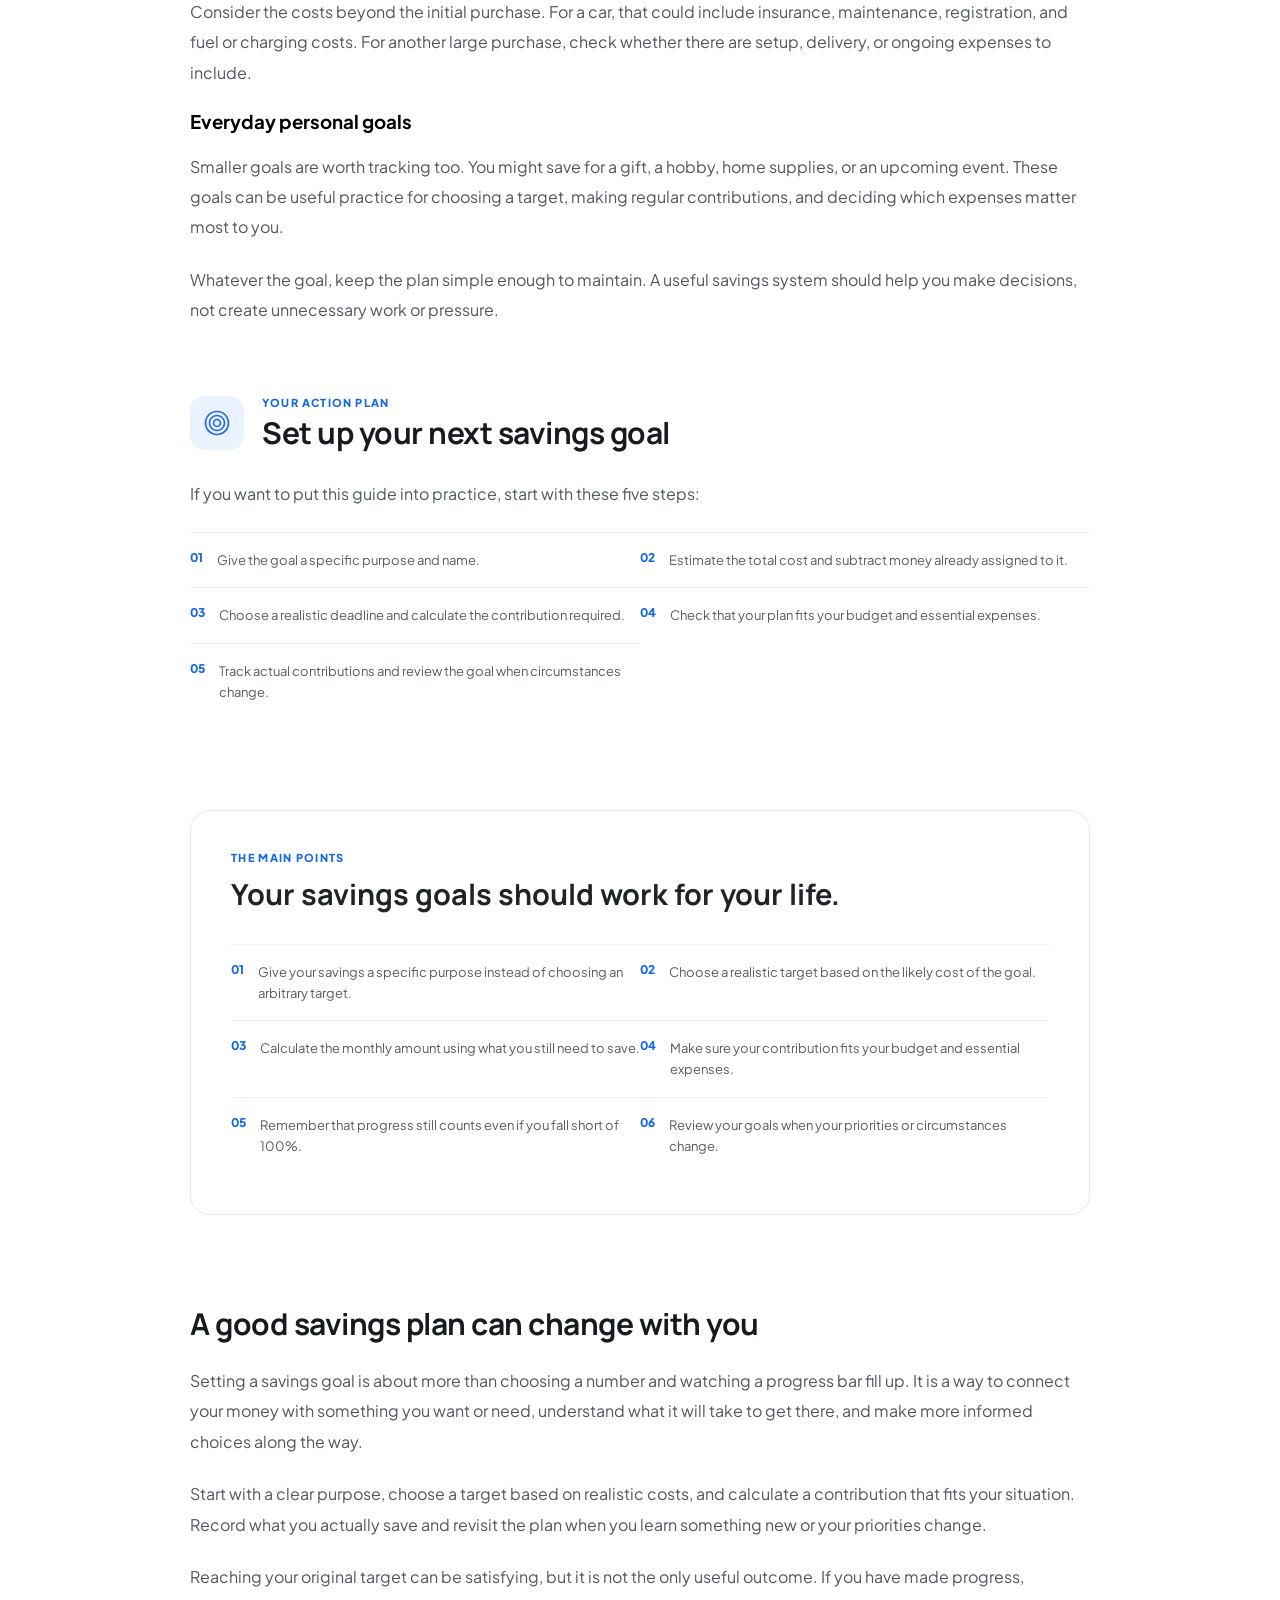
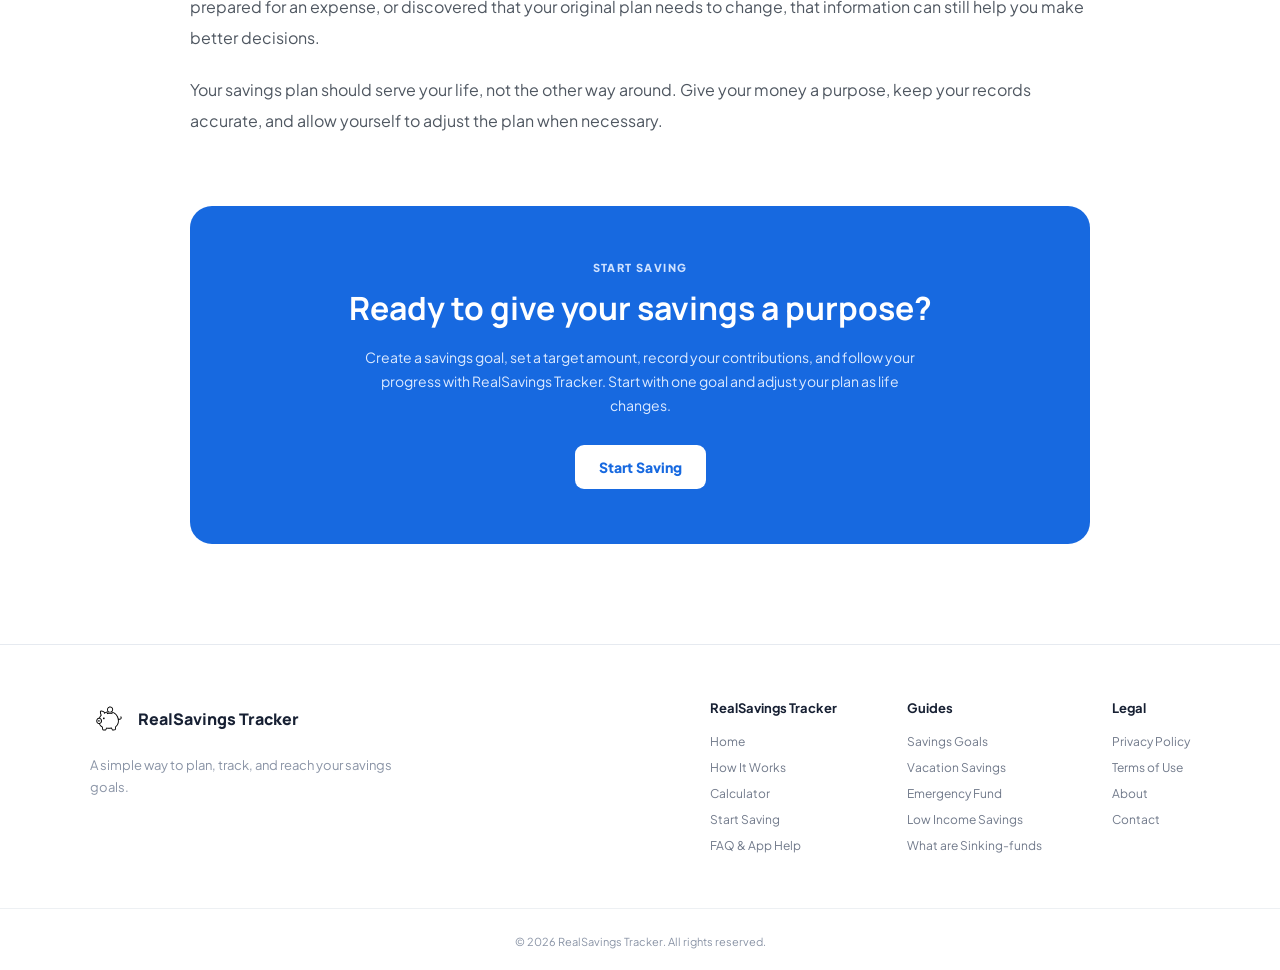
<file: guides/how-to-set-a-savings-goal.html>
<!DOCTYPE html>
<html lang="en">

<head>
    <meta charset="UTF-8">
    <meta name="viewport" content="width=device-width, initial-scale=1.0">

    <title>How to Set a Savings Goal: A Practical Guide | RealSavings Tracker</title>

    <meta name="description" content="Learn how to set realistic savings goals, calculate your monthly savings target, plan for big purchases, track progress, and adapt when priorities change.">

    <meta name="keywords" content="how to set a savings goal, savings goal calculator, realistic savings goals, monthly savings target, savings tracker, financial goals, saving money">

    <link rel="canonical" href="https://realsavingstracker.com/guides/how-to-set-a-savings-goal.html">

    <meta property="og:title" content="How to Set a Savings Goal: A Practical Guide">
    <meta property="og:description" content="Turn your savings goals into a realistic plan with a clear target, a manageable monthly contribution, and a flexible timeline.">
    <meta property="og:type" content="article">
    <meta property="og:url" content="https://realsavingstracker.com/guides/how-to-set-a-savings-goal.html">
    <meta property="og:image" content="https://realsavingstracker.com/assets/images/savings-guide.jpg">

    <meta name="twitter:card" content="summary_large_image">
    <meta name="twitter:title" content="How to Set a Savings Goal: A Practical Guide">
    <meta name="twitter:description" content="Learn how to calculate a savings target, plan your contributions, and adapt your goals as life changes.">
    <meta name="twitter:image" content="https://realsavingstracker.com/assets/images/savings-guide.jpg">

    <script async src="https://pagead2.googlesyndication.com/pagead/js/adsbygoogle.js?client=ca-pub-4976959702384134"
        crossorigin="anonymous"></script>

    <link rel="icon" type="image/x-icon" href="../assets/images/favicon.ico">
    <link href="../assets/css/components.css" rel="stylesheet">
    <link href="../assets/css/guides.css" rel="stylesheet">

    <link href="https://fonts.googleapis.com/css2?family=Inter:wght@400;500;600;700;800&family=Manrope:wght@400;500;600;700;800&family=Plus+Jakarta+Sans:wght@400;500;600;700;800&display=swap" rel="stylesheet">

    <style>
        /* Savings goal calculator */
        .goalCalculator {
            margin: 32px 0;
            padding: 28px;
            border: 1px solid #e5e7eb;
            border-radius: 18px;
            background: #ffffff;
            color: #1f2937;
        }

        .goalCalculator * {
            box-sizing: border-box;
        }

        .goalCalculatorHeader {
            margin-bottom: 24px;
        }

        .goalCalculatorHeader > span {
            display: inline-block;
            margin-bottom: 8px;
            color: #2563eb;
            font-size: 0.75rem;
            font-weight: 800;
            letter-spacing: 0.08em;
        }

        .goalCalculatorHeader h3 {
            margin: 0 0 10px;
            font-size: 1.45rem;
            line-height: 1.35;
        }

        .goalCalculatorHeader p {
            margin: 0;
            color: #64748b;
            line-height: 1.7;
        }

        .goalCalculatorFields {
            display: grid;
            grid-template-columns: repeat(2, minmax(0, 1fr));
            gap: 20px;
        }

        .goalCalculatorField {
            display: flex;
            flex-direction: column;
            gap: 8px;
            min-width: 0;
        }

        .goalCalculatorField label {
            font-size: 0.9rem;
            font-weight: 700;
        }

        .goalCalculatorField input,
        .goalCalculatorField select {
            width: 100%;
            min-height: 46px;
            padding: 11px 12px;
            border: 1px solid #cbd5e1;
            border-radius: 9px;
            background: #ffffff;
            color: #1f2937;
            font: inherit;
        }

        .goalCalculatorField input:focus,
        .goalCalculatorField select:focus {
            outline: 3px solid rgba(37, 99, 235, 0.18);
            border-color: #2563eb;
        }

        .goalCalculatorField small {
            color: #64748b;
            font-size: 0.78rem;
            line-height: 1.5;
        }

        .goalCalculatorButton {
            width: 100%;
            margin-top: 22px;
            padding: 13px 18px;
            border: 0;
            border-radius: 10px;
            background: #2563eb;
            color: #ffffff;
            font: inherit;
            font-weight: 700;
            cursor: pointer;
            transition: background 0.2s ease;
        }

        .goalCalculatorButton:hover {
            background: #1d4ed8;
        }

        .goalCalculatorButton:focus-visible {
            outline: 3px solid #93c5fd;
            outline-offset: 3px;
        }

        .goalCalculatorError {
            margin-top: 16px;
            color: #b91c1c;
            font-size: 0.9rem;
            line-height: 1.6;
        }

        .goalCalculatorResults {
            margin-top: 24px;
            padding: 22px;
            border-radius: 14px;
            background: #f8fafc;
        }

        .goalCalculatorResults[hidden],
        .goalCalculatorError[hidden] {
            display: none;
        }

        .goalCalculatorResults h4 {
            margin: 0 0 16px;
            font-size: 1.1rem;
        }

        .goalCalculatorMainResult {
            margin-bottom: 18px;
            padding: 18px;
            border-radius: 12px;
            background: #eff6ff;
        }

        .goalCalculatorMainResult span {
            display: block;
            margin-bottom: 6px;
            color: #1d4ed8;
            font-size: 0.82rem;
            font-weight: 700;
        }

        .goalCalculatorMainResult strong {
            display: block;
            color: #1e40af;
            font-size: clamp(1.7rem, 5vw, 2.25rem);
            line-height: 1.25;
            overflow-wrap: anywhere;
        }

        .goalCalculatorResultGrid {
            display: grid;
            grid-template-columns: repeat(2, minmax(0, 1fr));
            gap: 12px;
        }

        .goalCalculatorResultItem {
            padding: 14px;
            border: 1px solid #e2e8f0;
            border-radius: 10px;
            background: #ffffff;
        }

        .goalCalculatorResultItem span {
            display: block;
            margin-bottom: 6px;
            color: #64748b;
            font-size: 0.8rem;
            line-height: 1.5;
        }

        .goalCalculatorResultItem strong {
            font-size: 1.1rem;
            overflow-wrap: anywhere;
        }

        .goalCalculatorProgress {
            height: 10px;
            margin: 18px 0 8px;
            overflow: hidden;
            border-radius: 99px;
            background: #e2e8f0;
        }

        .goalCalculatorProgressFill {
            width: 0;
            height: 100%;
            border-radius: inherit;
            background: #2563eb;
            transition: width 0.25s ease;
        }

        .goalCalculatorProgressLabel {
            display: flex;
            justify-content: space-between;
            gap: 12px;
            color: #64748b;
            font-size: 0.8rem;
        }

        .goalCalculatorAdvice {
            margin: 18px 0 0;
            padding-top: 16px;
            border-top: 1px solid #e2e8f0;
            color: #475569;
            font-size: 0.9rem;
            line-height: 1.7;
        }

        .goalCalculatorNote {
            margin-top: 14px;
            color: #64748b;
            font-size: 0.8rem;
            line-height: 1.6;
        }

        @media (max-width: 600px) {
            .goalCalculator {
                padding: 19px;
            }

            .goalCalculatorFields,
            .goalCalculatorResultGrid {
                grid-template-columns: 1fr;
            }

            .goalCalculatorResults {
                padding: 16px;
            }
        }
    </style>
</head>

<body>

    <!-- HEADER -->
    <div id="header"></div>

    <main>
        <article class="guideArticle">

            <!-- HERO -->
            <div class="articleHero">
                <div class="articleHeader">
                    <span class="sectionLabel">SAVINGS GOALS</span>

                    <h1>How to Set a Savings Goal You Can Actually Reach</h1>

                    <p>
                        Learn how to set realistic savings goals, choose meaningful targets,
                        calculate your monthly contribution, and track your progress without
                        feeling tied to a plan that no longer fits your life.
                    </p>
                </div>

                <div class="articleHeroImage">
                    <img src="../assets/images/savings-guide.jpg"
                        alt="Notebook, calculator and coins representing a savings plan">
                </div>
            </div>

            <!-- INTRODUCTION -->
            <section class="articleSection">

                <p>
                    If you already save money, you probably know that putting some aside
                    is only part of the process. The more useful question is whether your
                    savings are helping you achieve the things that matter to you.
                </p>

                <p>
                    You might have money set aside for a holiday, a new computer, an
                    emergency fund, or a larger purchase such as a car. You might also
                    have several smaller goals competing for the same monthly budget.
                    Without a clear plan, it can be difficult to decide which goal deserves
                    your attention or how much progress you are making.
                </p>

                <p>
                    A well-defined savings goal gives your money a purpose. It connects
                    something you want or need with a target amount, a realistic timeline,
                    and a contribution you can afford. It also gives you something useful
                    to review when prices, income, or personal priorities change.
                </p>

                <p>
                    This guide explains how to create a savings plan that works in real
                    life. You can also use the calculator below to estimate how much you
                    need to save each month.
                </p>

                <ins class="adsbygoogle"
                    style="display:block; text-align:center;"
                    data-ad-layout="in-article"
                    data-ad-format="fluid"
                    data-ad-client="ca-pub-4976959702384134"
                    data-ad-slot="5877448487"></ins>

                <script>
                    (adsbygoogle = window.adsbygoogle || []).push({});
                </script>

                <div class="rememberBox">
                    <img src="../assets/images/lightbulb-article.svg" alt="" draggable="false">
                    <div>
                        <strong>A goal is a guide, not a guarantee</strong>
                        <p>
                            Your original plan helps you decide what to do next. It does
                            not have to remain unchanged if your circumstances or priorities
                            develop differently.
                        </p>
                    </div>
                </div>

            </section>

            <!-- STEP 1 -->
            <section class="articleSection">

                <div class="articleSectionHeading">
                    <div class="articleIcon">
                        <img src="../assets/images/target-article.svg" alt="" draggable="false">
                    </div>
                    <div>
                        <span>STEP 1</span>
                        <h2>Give your savings a specific purpose</h2>
                    </div>
                </div>

                <p>
                    Start by identifying what the money is for. "Save more money" is
                    a useful intention, but it does not give you a clear way to measure
                    progress or make decisions. A named goal does.
                </p>

                <p>For example, you could create goals for:</p>

                <div class="goalExamples">
                    <div class="goalExample"><span>A vacation</span></div>
                    <div class="goalExample"><span>A new phone or computer</span></div>
                    <div class="goalExample"><span>Emergency savings</span></div>
                    <div class="goalExample"><span>A car</span></div>
                    <div class="goalExample"><span>Home improvements</span></div>
                    <div class="goalExample"><span>Everyday personal goals</span></div>
                </div>

                <p>
                    A specific purpose is particularly useful when you have several goals
                    at once. Money reserved for an upcoming trip is not automatically
                    available for a new device, even if both purchases sound appealing.
                    Giving each goal its own name makes those decisions easier to see.
                </p>

                <p>
                    You can also make a goal more meaningful by explaining why it matters.
                    Instead of simply naming a goal "New laptop", you might call it
                    "Laptop for learning and personal projects". Instead of "Holiday",
                    you might choose "A week away next summer".
                </p>

                <p>
                    This extra detail does not change the maths, but it helps you remember
                    why you chose the goal in the first place. If you later need to
                    prioritise, you have a clearer reason to compare one goal with another.
                </p>

                <p>
                    If you have many ideas, start by separating needs, important future
                    expenses, and optional purchases. You do not need to fund every goal
                    equally or make progress on all of them at the same time.
                </p>

                <p>
                    <a href="../app.html">Create a savings goal in RealSavings Tracker</a>
                    to give your next savings target a clear purpose.
                </p>

            </section>

            <!-- STEP 2 -->
            <section class="articleSection">

                <div class="articleSectionHeading">
                    <div class="articleIcon">
                        <img src="../assets/images/money-article.svg" alt="" draggable="false">
                    </div>
                    <div>
                        <span>STEP 2</span>
                        <h2>Choose a realistic target amount</h2>
                    </div>
                </div>

                <p>
                    Once you know what you are saving for, estimate the total amount
                    required. A target should be grounded in the likely cost rather than
                    being an arbitrary round number that looks good on a progress bar.
                </p>

                <p>
                    For a phone or computer, check the price of the model you actually
                    want. For a car, consider more than the advertised purchase price:
                    depending on your circumstances, you may also need to allow for
                    registration, insurance, maintenance, and other ownership costs.
                </p>

                <p>
                    For a holiday, estimate transport, accommodation, meals, activities,
                    and a reasonable allowance for unexpected expenses. For emergency
                    savings, decide which types of unexpected costs you want the fund
                    to help cover and set a target that makes sense for your situation.
                </p>

                <p>
                    You do not have to know the final amount perfectly. Use the best
                    information available, then review the estimate when you learn more.
                    A target is useful precisely because you can update it as your plans
                    become clearer.
                </p>

                <div class="realLifeExample">
                    <span>WORKED EXAMPLE</span>
                    <h3>Maria is saving for a new phone</h3>

                    <p>
                        Maria finds a phone priced at €900 and already has €200 assigned
                        to that goal. Her remaining target is €700, not €900, provided
                        the €200 is still available for the phone.
                    </p>

                    <div class="exampleNumbers">
                        <div>
                            <span>Target price</span>
                            <strong>€900</strong>
                        </div>
                        <div>
                            <span>Already saved</span>
                            <strong>€200</strong>
                        </div>
                        <div>
                            <span>Still needed</span>
                            <strong>€700</strong>
                        </div>
                    </div>
                </div>

                <div class="formulaCard">
                    <span>AMOUNT STILL NEEDED</span>
                    <strong>Target amount − Amount already saved</strong>
                </div>

                <p>
                    Be careful not to count the same money toward multiple goals.
                    If Maria's €200 is also needed for an upcoming bill, it should not
                    be treated as available for her phone. Your goal records should
                    reflect how much money is genuinely allocated to each purpose.
                </p>

            </section>

            <!-- STEP 3 -->
            <section class="articleSection">

                <div class="articleSectionHeading">
                    <div class="articleIcon">
                        <img src="../assets/images/calendar-article.svg" alt="" draggable="false">
                    </div>
                    <div>
                        <span>STEP 3</span>
                        <h2>Set a deadline that fits your circumstances</h2>
                    </div>
                </div>

                <p>
                    A target amount tells you how much you need. A deadline helps you
                    decide how quickly you want to get there. Some goals have a natural
                    date, such as a planned trip or an upcoming course. Others, especially
                    long-term or optional goals, can be more flexible.
                </p>

                <p>
                    Choose a date based on the purpose of the goal and your budget.
                    A deadline that requires you to save more than you can comfortably
                    afford is not necessarily a good deadline. You can instead extend
                    the timeline, lower the cost, or adjust the target.
                </p>

                <p>
                    The simplest monthly savings calculation is to subtract what you
                    have already saved from the target, then divide the remainder by
                    the number of months you have available.
                </p>

                <div class="formulaCard">
                    <span>MONTHLY SAVINGS TARGET</span>
                    <strong>(Target − Already saved) ÷ Months remaining</strong>
                </div>

                <p>
                    For example, if you need another €700 and have seven months, you
                    would need to save €100 per month. If you have ten months instead,
                    the required contribution falls to €70 per month. Neither timeline
                    is automatically better; the right choice depends on what works
                    for your situation.
                </p>

                <h3>Calculate your own savings plan</h3>

                <p>
                    Use this savings goal calculator to compare a target amount, your
                    current savings, and a timeline. You can also enter the amount you
                    expect to save each month to see how long the goal may take.
                </p>

                <!-- INTERACTIVE SAVINGS CALCULATOR -->
                <div class="goalCalculator" id="goalCalculator">

                    <div class="goalCalculatorHeader">
                        <span>SAVINGS GOAL CALCULATOR</span>
                        <h3>Build a plan that works for you</h3>
                        <p>
                            Enter your figures to estimate your remaining target,
                            monthly contribution, or timeline. Results are estimates
                            and do not include interest or investment returns.
                        </p>
                    </div>

                    <div class="goalCalculatorFields">

                        <div class="goalCalculatorField">
                            <label for="goalCurrency">Currency</label>
                            <select id="goalCurrency">
                                <option value="EUR">Euro (€)</option>
                                <option value="USD">US dollar ($)</option>
                                <option value="GBP">British pound (£)</option>
                                <option value="JPY">Japanese yen (¥)</option>
                                <option value="PHP">Philippine peso (₱)</option>
                                <option value="CAD">Canadian dollar (CA$)</option>
                                <option value="AUD">Australian dollar (A$)</option>
                                <option value="INR">Indian rupee (₹)</option>
                                <option value="CNY">Chinese yuan (CN¥)</option>
                                <option value="CHF">Swiss franc (CHF)</option>
                            </select>
                        </div>

                        <div class="goalCalculatorField">
                            <label for="goalTarget">Total target amount</label>
                            <input id="goalTarget" type="number" min="0.01" max="1000000000000" step="0.01" value="2000" inputmode="decimal">
                            <small>The total amount you want to have for this goal.</small>
                        </div>

                        <div class="goalCalculatorField">
                            <label for="goalSaved">Already saved for this goal</label>
                            <input id="goalSaved" type="number" min="0" max="1000000000000" step="0.01" value="500" inputmode="decimal">
                            <small>Only include money currently assigned to this goal.</small>
                        </div>

                        <div class="goalCalculatorField">
                            <label for="goalMode">What would you like to calculate?</label>
                            <select id="goalMode">
                                <option value="monthly">Monthly contribution needed</option>
                                <option value="timeline">Time needed at my monthly contribution</option>
                            </select>
                        </div>

                        <div class="goalCalculatorField" id="goalMonthsField">
                            <label for="goalMonths">Months available</label>
                            <input id="goalMonths" type="number" min="1" max="12000" step="1" value="10" inputmode="numeric">
                            <small>How many months you have before your planned deadline.</small>
                        </div>

                        <div class="goalCalculatorField" id="goalContributionField" hidden>
                            <label for="goalContribution">Amount you can save each month</label>
                            <input id="goalContribution" type="number" min="0" max="1000000000000" step="0.01" value="150" inputmode="decimal">
                            <small>Use an amount that fits your budget after essential expenses.</small>
                        </div>

                    </div>

                    <button type="button" class="goalCalculatorButton" id="calculateGoal">
                        Calculate my savings plan
                    </button>

                    <p class="goalCalculatorError" id="goalCalculatorError" role="alert" hidden></p>

                    <div class="goalCalculatorResults" id="goalCalculatorResults" aria-live="polite" hidden>
                        <h4>Your estimated savings plan</h4>

                        <div class="goalCalculatorMainResult">
                            <span id="goalMainLabel">Monthly contribution needed</span>
                            <strong id="goalMainValue">€150.00</strong>
                        </div>

                        <div class="goalCalculatorResultGrid">
                            <div class="goalCalculatorResultItem">
                                <span>Total target</span>
                                <strong id="goalResultTarget">€2,000.00</strong>
                            </div>
                            <div class="goalCalculatorResultItem">
                                <span>Already saved</span>
                                <strong id="goalResultSaved">€500.00</strong>
                            </div>
                            <div class="goalCalculatorResultItem">
                                <span>Still needed</span>
                                <strong id="goalResultRemaining">€1,500.00</strong>
                            </div>
                            <div class="goalCalculatorResultItem">
                                <span id="goalSecondaryLabel">Estimated timeline</span>
                                <strong id="goalSecondaryValue">10 months</strong>
                            </div>
                        </div>

                        <div class="goalCalculatorProgress" role="progressbar"
                            aria-label="Current savings progress"
                            aria-valuemin="0"
                            aria-valuemax="100"
                            aria-valuenow="25"
                            id="goalProgress">
                            <div class="goalCalculatorProgressFill" id="goalProgressFill"></div>
                        </div>

                        <div class="goalCalculatorProgressLabel">
                            <span id="goalProgressText">25% saved</span>
                            <span id="goalPercentRemaining">75% remaining</span>
                        </div>

                        <p class="goalCalculatorAdvice" id="goalCalculatorAdvice"></p>
                    </div>

                    <p class="goalCalculatorNote">
                        This calculator uses simple arithmetic. It assumes you do not
                        withdraw money from the goal and does not account for interest,
                        fees, changing prices, or irregular contributions. If your
                        circumstances change, review your plan.
                    </p>

                </div>

                <p>
                    <a href="../app.html">Track your savings goals with RealSavings Tracker</a>
                    if you want to keep your target, recorded savings, and progress
                    organised in one place.
                </p>

            </section>

            <!-- STEP 4 -->
            <section class="articleSection">

                <div class="articleSectionHeading">
                    <div class="articleIcon">
                        <img src="../assets/images/settings-article.svg" alt="" draggable="false">
                    </div>
                    <div>
                        <span>STEP 4</span>
                        <h2>Choose a contribution you can maintain</h2>
                    </div>
                </div>

                <p>
                    Before committing to a monthly target, look at your actual income
                    and expenses. Consider housing, food, utilities, transport, debt
                    payments, and other obligations. A savings plan should not depend
                    on money you need for essentials.
                </p>

                <p>
                    Imagine that your calculator suggests saving €150 per month for
                    a vacation, but that amount leaves very little room in your budget.
                    You could reduce the contribution to €100 and extend the timeline,
                    or review whether the trip can be made less expensive.
                </p>

                <p>
                    Consistency can help, but your contributions do not have to be
                    identical every month. If your income varies, you might choose a
                    modest baseline amount and contribute extra in months when you
                    have more available. Just remember that extra contributions should
                    be based on money you actually have, not money you expect to receive.
                </p>

                <div class="rememberBox">
                    <img src="../assets/images/lightbulb-article.svg" alt="" draggable="false">
                    <div>
                        <strong>A slower plan can be a better plan</strong>
                        <p>
                            Extending a deadline is a reasonable choice when it helps
                            you meet your obligations and keep your savings habit going.
                        </p>
                    </div>
                </div>

                <p>
                    Review the amount whenever your budget changes significantly.
                    A pay increase may make it possible to contribute more. A new bill
                    or a change in income may mean you need to contribute less for a while.
                    Both are reasons to update the plan, not to ignore your actual finances.
                </p>

            </section>

            <!-- STEP 5 -->
            <section class="articleSection">

                <div class="articleSectionHeading">
                    <div class="articleIcon">
                        <img src="../assets/images/progress-article.svg" alt="" draggable="false">
                    </div>
                    <div>
                        <span>STEP 5</span>
                        <h2>Understand that progress still counts</h2>
                    </div>
                </div>

                <p>
                    A savings goal can be useful even when you do not reach 100% of
                    your original target. Your circumstances might change, an expense
                    might become more important, or the purchase itself might no longer
                    be the right choice.
                </p>

                <p>
                    Suppose you want to save €900 for a phone and have already set aside
                    €200. After several months, you have contributed another €500.
                    You now have €700 assigned to the goal, which is approximately 78%
                    of the target.
                </p>

                <div class="progressExample">
                    <div class="progressExampleHeader">
                        <div>
                            <span>NEW PHONE</span>
                            <strong>€700 / €900</strong>
                        </div>
                        <span>78%</span>
                    </div>
                    <div class="progressExampleBar">
                        <div style="width: 77.78%;"></div>
                    </div>
                    <p>
                        You have €700 toward your target, with €200 still needed.
                        The money saved is still available for its intended purpose.
                    </p>
                </div>

                <p>
                    If you eventually decide not to buy that phone, your effort was
                    not automatically wasted. You can review the goal and decide what
                    to do with the money. Perhaps a less expensive model meets your
                    needs, or another priority has become more important.
                </p>

                <p>
                    This does not mean every goal should be abandoned whenever it becomes
                    inconvenient. It means you should evaluate the goal using your
                    current needs and information, rather than treating an old target
                    as an obligation regardless of circumstances.
                </p>

                <p>
                    Reaching 100% is a useful milestone. It is not the only measure
                    of whether your savings plan helped you. Building a reserve, preparing
                    for an expense, or discovering that you can save a manageable amount
                    each month can all be meaningful progress.
                </p>

            </section>

            <!-- STEP 6 -->
            <section class="articleSection">

                <div class="articleSectionHeading">
                    <div class="articleIcon">
                        <img src="../assets/images/transfer-article.svg" alt="" draggable="false">
                    </div>
                    <div>
                        <span>STEP 6</span>
                        <h2>Review your goals when your priorities change</h2>
                    </div>
                </div>

                <p>
                    A savings plan reflects what matters to you when you create it.
                    That can change. A planned purchase might become less important,
                    a necessary expense might appear, or a new opportunity might be
                    worth considering.
                </p>

                <p>
                    For example, imagine you have been saving for a new computer,
                    but you now need to cover an important expense. You might decide
                    to pause the computer goal and direct some available money toward
                    the more urgent need.
                </p>

                <p>
                    Before making a change, consider the urgency of each goal, the
                    consequences of delaying it, and whether the money is already
                    committed to a particular expense. You do not have to make every
                    decision immediately. Sometimes the best next step is to update
                    your estimates and compare the options.
                </p>

                <div class="realLifeExample">
                    <span>WORKED EXAMPLE</span>
                    <h3>One savings pot, two different priorities</h3>

                    <div class="goalComparison">
                        <div class="goalComparisonCard">
                            <span>COLLECTIBLE</span>
                            <strong>€50</strong>
                            <small>currently assigned</small>
                        </div>
                        <div class="goalComparisonCard">
                            <span>NECESSARY EXPENSE</span>
                            <strong>€0</strong>
                            <small>currently assigned</small>
                        </div>
                    </div>

                    <p>
                        If an urgent expense becomes the priority, the €50 may be
                        reassigned if it is genuinely available. The collectible goal
                        can be resumed later, when circumstances allow.
                    </p>
                </div>

                <p>
                    When you reassign money, update both goals. Otherwise, your records
                    might show the same €50 as available for two different purposes.
                    Moving money between goals changes its assignment; it does not
                    increase the total amount you own.
                </p>

                <p>
                    A useful habit is to review your goals periodically and whenever
                    something important changes. Check whether the target still makes
                    sense, whether the deadline is realistic, and whether the goal
                    still deserves the same priority.
                </p>

                <p>
                    <a href="../app.html">Keep your goals organised with RealSavings Tracker</a>
                    so you can update targets and follow your progress as your plans evolve.
                </p>

            </section>

            <!-- STEP 7 -->
            <section class="articleSection">

                <div class="articleSectionHeading">
                    <div class="articleIcon">
                        <img src="../assets/images/chart-article.svg" alt="" draggable="false">
                    </div>
                    <div>
                        <span>STEP 7</span>
                        <h2>Track actual contributions, not just intentions</h2>
                    </div>
                </div>

                <p>
                    A monthly target is a plan for what you hope to save. Your recorded
                    contributions show what you have actually put aside. Keeping those
                    two things separate gives you a more accurate picture of your finances.
                </p>

                <p>
                    Suppose you planned to contribute €150 this month but saved €100.
                    Record the €100 you actually saved. If you contribute €180 next month,
                    record that amount too. You do not need to pretend that every month
                    went exactly as planned.
                </p>

                <p>
                    Tracking helps you understand how your habits are working over time.
                    You may discover that a smaller monthly contribution is more realistic,
                    that a goal needs a longer timeline, or that you can make additional
                    contributions in certain months.
                </p>

                <div class="progressExample">
                    <div class="progressExampleHeader">
                        <div>
                            <span>VACATION</span>
                            <strong>€500 / €2,000</strong>
                        </div>
                        <span>25%</span>
                    </div>
                    <div class="progressExampleBar">
                        <div class="quarter" style="width: 25%;"></div>
                    </div>
                    <p>
                        €500 is currently assigned to a €2,000 target. The remaining
                        amount is €1,500, or 75% of the target.
                    </p>
                </div>

                <p>
                    You can use a spreadsheet, a notebook, or a savings tracker.
                    What matters most is that the record is easy to update and reflects
                    the money you actually have assigned to each goal.
                </p>

                <p>
                    RealSavings Tracker lets you organise savings goals, set target
                    amounts, record money added or removed, and follow your progress.
                    <a href="../app.html">Open the tracker</a> when you are ready to
                    put your own plan into practice.
                </p>

            </section>

            <!-- STEP 8 -->
            <section class="articleSection">

                <div class="articleSectionHeading">
                    <div class="articleIcon">
                        <img src="../assets/images/travel-article.svg" alt="" draggable="false">
                    </div>
                    <div>
                        <span>STEP 8</span>
                        <h2>Apply the same method to different types of goals</h2>
                    </div>
                </div>

                <p>
                    The same basic method works for both everyday purchases and larger
                    plans, but the details may differ depending on the goal.
                </p>

                <h3>Travel and holidays</h3>
                <p>
                    Estimate the complete trip cost rather than saving only for the
                    flight or hotel. Include the expenses you expect to pay during
                    the trip. If prices are uncertain, review the target as you get
                    closer to booking.
                </p>

                <h3>Electronics and personal purchases</h3>
                <p>
                    Compare the price of the item you want with suitable alternatives.
                    If a less expensive option meets your needs, you may be able to
                    reach the goal sooner or keep more money available for other priorities.
                    Avoid increasing your target simply because a more expensive option
                    exists.
                </p>

                <h3>Emergency savings</h3>
                <p>
                    An emergency fund is different from saving for a planned purchase.
                    Its purpose is to help with unexpected costs, so your target may
                    depend on your regular expenses, income stability, and personal
                    circumstances. You can start with a manageable amount and increase
                    it as your situation allows.
                </p>

                <h3>A car or another major purchase</h3>
                <p>
                    Consider the costs beyond the initial purchase. For a car, that
                    could include insurance, maintenance, registration, and fuel or
                    charging costs. For another large purchase, check whether there
                    are setup, delivery, or ongoing expenses to include.
                </p>

                <h3>Everyday personal goals</h3>
                <p>
                    Smaller goals are worth tracking too. You might save for a gift,
                    a hobby, home supplies, or an upcoming event. These goals can be
                    useful practice for choosing a target, making regular contributions,
                    and deciding which expenses matter most to you.
                </p>

                <p>
                    Whatever the goal, keep the plan simple enough to maintain. A useful
                    savings system should help you make decisions, not create unnecessary
                    work or pressure.
                </p>

            </section>

            <!-- ACTION PLAN -->
            <section class="articleSection">

                <div class="articleSectionHeading">
                    <div class="articleIcon">
                        <img src="../assets/images/target-article.svg" alt="" draggable="false">
                    </div>
                    <div>
                        <span>YOUR ACTION PLAN</span>
                        <h2>Set up your next savings goal</h2>
                    </div>
                </div>

                <p>
                    If you want to put this guide into practice, start with these
                    five steps:
                </p>

                <div class="takeawaysList">
                    <div>
                        <span>01</span>
                        <p>Give the goal a specific purpose and name.</p>
                    </div>
                    <div>
                        <span>02</span>
                        <p>Estimate the total cost and subtract money already assigned to it.</p>
                    </div>
                    <div>
                        <span>03</span>
                        <p>Choose a realistic deadline and calculate the contribution required.</p>
                    </div>
                    <div>
                        <span>04</span>
                        <p>Check that your plan fits your budget and essential expenses.</p>
                    </div>
                    <div>
                        <span>05</span>
                        <p>Track actual contributions and review the goal when circumstances change.</p>
                    </div>
                </div>

            </section>

            <!-- KEY TAKEAWAYS -->
            <section class="takeaways">

                <div class="takeawaysHeader">
                    <span>THE MAIN POINTS</span>
                    <h2>Your savings goals should work for your life.</h2>
                </div>

                <div class="takeawaysList">
                    <div>
                        <span>01</span>
                        <p>Give your savings a specific purpose instead of choosing an arbitrary target.</p>
                    </div>
                    <div>
                        <span>02</span>
                        <p>Choose a realistic target based on the likely cost of the goal.</p>
                    </div>
                    <div>
                        <span>03</span>
                        <p>Calculate the monthly amount using what you still need to save.</p>
                    </div>
                    <div>
                        <span>04</span>
                        <p>Make sure your contribution fits your budget and essential expenses.</p>
                    </div>
                    <div>
                        <span>05</span>
                        <p>Remember that progress still counts even if you fall short of 100%.</p>
                    </div>
                    <div>
                        <span>06</span>
                        <p>Review your goals when your priorities or circumstances change.</p>
                    </div>
                </div>

            </section>

            <!-- CONCLUSION -->
            <section class="articleSection">

                <h2>A good savings plan can change with you</h2>

                <p>
                    Setting a savings goal is about more than choosing a number and
                    watching a progress bar fill up. It is a way to connect your money
                    with something you want or need, understand what it will take to
                    get there, and make more informed choices along the way.
                </p>

                <p>
                    Start with a clear purpose, choose a target based on realistic costs,
                    and calculate a contribution that fits your situation. Record what
                    you actually save and revisit the plan when you learn something new
                    or your priorities change.
                </p>

                <p>
                    Reaching your original target can be satisfying, but it is not the
                    only useful outcome. If you have made progress, prepared for an
                    expense, or discovered that your original plan needs to change,
                    that information can still help you make better decisions.
                </p>

                <p>
                    Your savings plan should serve your life, not the other way around.
                    Give your money a purpose, keep your records accurate, and allow
                    yourself to adjust the plan when necessary.
                </p>

            </section>

            <!-- CTA -->
            <section class="articleCta">

                <span>START SAVING</span>

                <h2>Ready to give your savings a purpose?</h2>

                <p>
                    Create a savings goal, set a target amount, record your contributions,
                    and follow your progress with RealSavings Tracker. Start with one
                    goal and adjust your plan as life changes.
                </p>

                <a href="../app.html">Start Saving</a>

            </section>

        </article>
    </main>

    <!-- FOOTER -->
    <div id="footer"></div>

    <script src="../assets/script/components.js"></script>
    <script src="../assets/script/currency.js"></script>

    <!-- SAVINGS CALCULATOR LOGIC -->
    <script>
        (() => {
            const targetInput = document.getElementById("goalTarget");
            const savedInput = document.getElementById("goalSaved");
            const currencyInput = document.getElementById("goalCurrency");
            const modeInput = document.getElementById("goalMode");
            const monthsInput = document.getElementById("goalMonths");
            const contributionInput = document.getElementById("goalContribution");

            const monthsField = document.getElementById("goalMonthsField");
            const contributionField = document.getElementById("goalContributionField");
            const calculateButton = document.getElementById("calculateGoal");
            const errorElement = document.getElementById("goalCalculatorError");
            const resultsElement = document.getElementById("goalCalculatorResults");

            const mainLabel = document.getElementById("goalMainLabel");
            const mainValue = document.getElementById("goalMainValue");
            const resultTarget = document.getElementById("goalResultTarget");
            const resultSaved = document.getElementById("goalResultSaved");
            const resultRemaining = document.getElementById("goalResultRemaining");
            const secondaryLabel = document.getElementById("goalSecondaryLabel");
            const secondaryValue = document.getElementById("goalSecondaryValue");
            const progress = document.getElementById("goalProgress");
            const progressFill = document.getElementById("goalProgressFill");
            const progressText = document.getElementById("goalProgressText");
            const percentRemaining = document.getElementById("goalPercentRemaining");
            const advice = document.getElementById("goalCalculatorAdvice");

            currencyInput.value = getSelectedCurrencyCode();

            const MAX_AMOUNT = 1_000_000_000_000;
            const MAX_MONTHS = 12000;

            const formatMoney = (amount) => formatCurrency(amount, currencyInput.value);

            const readNumber = (input) => {
                if (input.value.trim() === "") return NaN;
                return Number(input.value);
            };

            const showError = (message) => {
                errorElement.textContent = message;
                errorElement.hidden = false;
                resultsElement.hidden = true;
            };

            const clearError = () => {
                errorElement.textContent = "";
                errorElement.hidden = true;
            };

            const updateMode = () => {
                const isMonthlyMode = modeInput.value === "monthly";

                monthsField.hidden = !isMonthlyMode;
                contributionField.hidden = isMonthlyMode;

                monthsInput.required = isMonthlyMode;
                contributionInput.required = !isMonthlyMode;
            };

            const calculate = () => {
                clearError();

                const target = readNumber(targetInput);
                const saved = readNumber(savedInput);
                const mode = modeInput.value;

                if (!Number.isFinite(target) || target <= 0 || target > MAX_AMOUNT) {
                    showError("Enter a target greater than zero and within the calculator's supported range.");
                    targetInput.focus();
                    return;
                }

                if (!Number.isFinite(saved) || saved < 0 || saved > MAX_AMOUNT) {
                    showError("Enter an amount already saved that is zero or greater.");
                    savedInput.focus();
                    return;
                }

                const remaining = Math.max(0, target - saved);
                const rawProgress = (saved / target) * 100;
                const progressPercent = Math.min(100, rawProgress);
                const displayedProgress = Math.round(progressPercent);
                const currency = currencyInput.value;

                let mainResult;
                let secondResult;
                let secondLabel;
                let message;

                if (remaining === 0) {
                    mainLabel.textContent = "Target already reached";
                    mainResult = formatMoney(target);
                    secondLabel = "Additional amount needed";
                    secondResult = formatMoney(0);
                    message = "Your recorded savings meet or exceed this target. If the money is still available for this purpose, you can mark the goal as reached or review whether the target still reflects your plans.";
                } else if (mode === "monthly") {
                    const months = readNumber(monthsInput);

                    if (!Number.isInteger(months) || months < 1 || months > MAX_MONTHS) {
                        showError("Enter a whole number of months between 1 and 12,000.");
                        monthsInput.focus();
                        return;
                    }

                    const monthly = remaining / months;

                    mainLabel.textContent = "Monthly contribution needed";
                    mainResult = formatMoney(monthly);
                    secondLabel = "Planned timeline";
                    secondResult = months + (months === 1 ? " month" : " months");

                    message = "To cover the remaining " + formatMoney(remaining) +
                        " in " + months + (months === 1 ? " month, " : " months, ") +
                        "you would need to save approximately " + formatMoney(monthly) +
                        " each month. Check that this amount fits your budget. If it does not, try a longer timeline or a lower target.";
                } else {
                    const contribution = readNumber(contributionInput);

                    if (!Number.isFinite(contribution) || contribution < 0 || contribution > MAX_AMOUNT) {
                        showError("Enter a monthly contribution that is zero or greater and within the supported range.");
                        contributionInput.focus();
                        return;
                    }

                    if (contribution === 0) {
                        showError("Enter a monthly contribution greater than zero to estimate the timeline.");
                        contributionInput.focus();
                        return;
                    }

                    const months = Math.ceil(remaining / contribution);

                    if (!Number.isSafeInteger(months) || months > MAX_MONTHS) {
                        showError("At this contribution, the estimated timeline is longer than the calculator supports. Try a larger monthly contribution.");
                        contributionInput.focus();
                        return;
                    }

                    mainLabel.textContent = "Estimated time to reach your target";
                    mainResult = months + (months === 1 ? " month" : " months");
                    secondLabel = "Monthly contribution";
                    secondResult = formatMoney(contribution);

                    const finalContribution = remaining - (contribution * (months - 1));

                    message = "At " + formatMoney(contribution) +
                        " per month, you would need " + months +
                        (months === 1 ? " monthly contribution." : " monthly contributions.") +
                        " The final contribution may be smaller than the usual monthly amount (" +
                        formatMoney(Math.max(0, finalContribution)) +
                        "), depending on how you schedule your deposits. This estimate assumes your contributions arrive as planned.";
                }

                message += " Currency is for display only; the calculator does not convert between currencies.";

                resultTarget.textContent = formatMoney(target);
                resultSaved.textContent = formatMoney(saved);
                resultRemaining.textContent = formatMoney(remaining);
                mainValue.textContent = mainResult;
                secondaryLabel.textContent = secondLabel;
                secondaryValue.textContent = secondResult;

                progressFill.style.width = progressPercent + "%";
                progress.setAttribute("aria-valuenow", String(displayedProgress));
                progressText.textContent = displayedProgress + "% of target saved";
                percentRemaining.textContent = rawProgress >= 100
                    ? "Target reached"
                    : Math.round(100 - progressPercent) + "% remaining";

                advice.textContent = message;
                resultsElement.hidden = false;
            };

            modeInput.addEventListener("change", () => {
                updateMode();
                clearError();
            });

            calculateButton.addEventListener("click", calculate);

            [
                targetInput,
                savedInput,
                currencyInput,
                monthsInput,
                contributionInput
            ].forEach((input) => {
                input.addEventListener("input", clearError);
            });

            updateMode();
            calculate();
        })();
    </script>

</body>
</html>
</file>
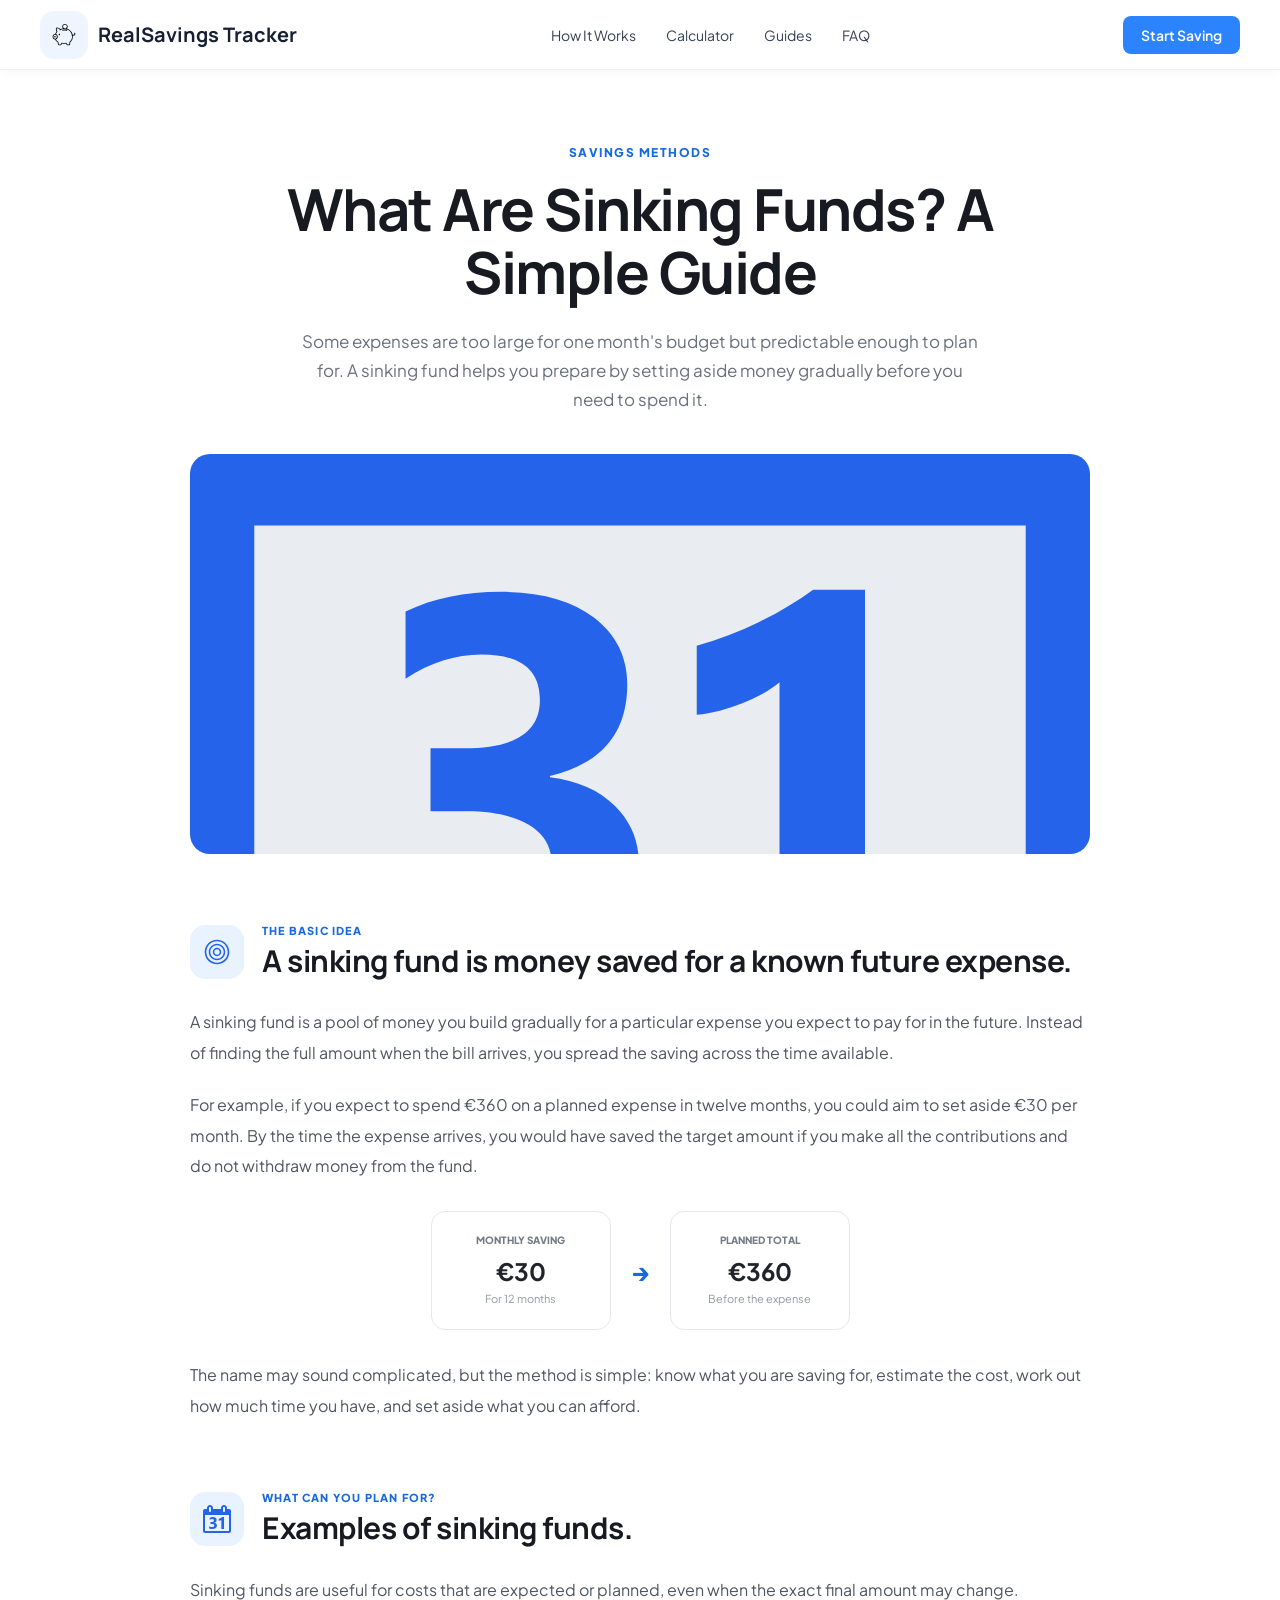
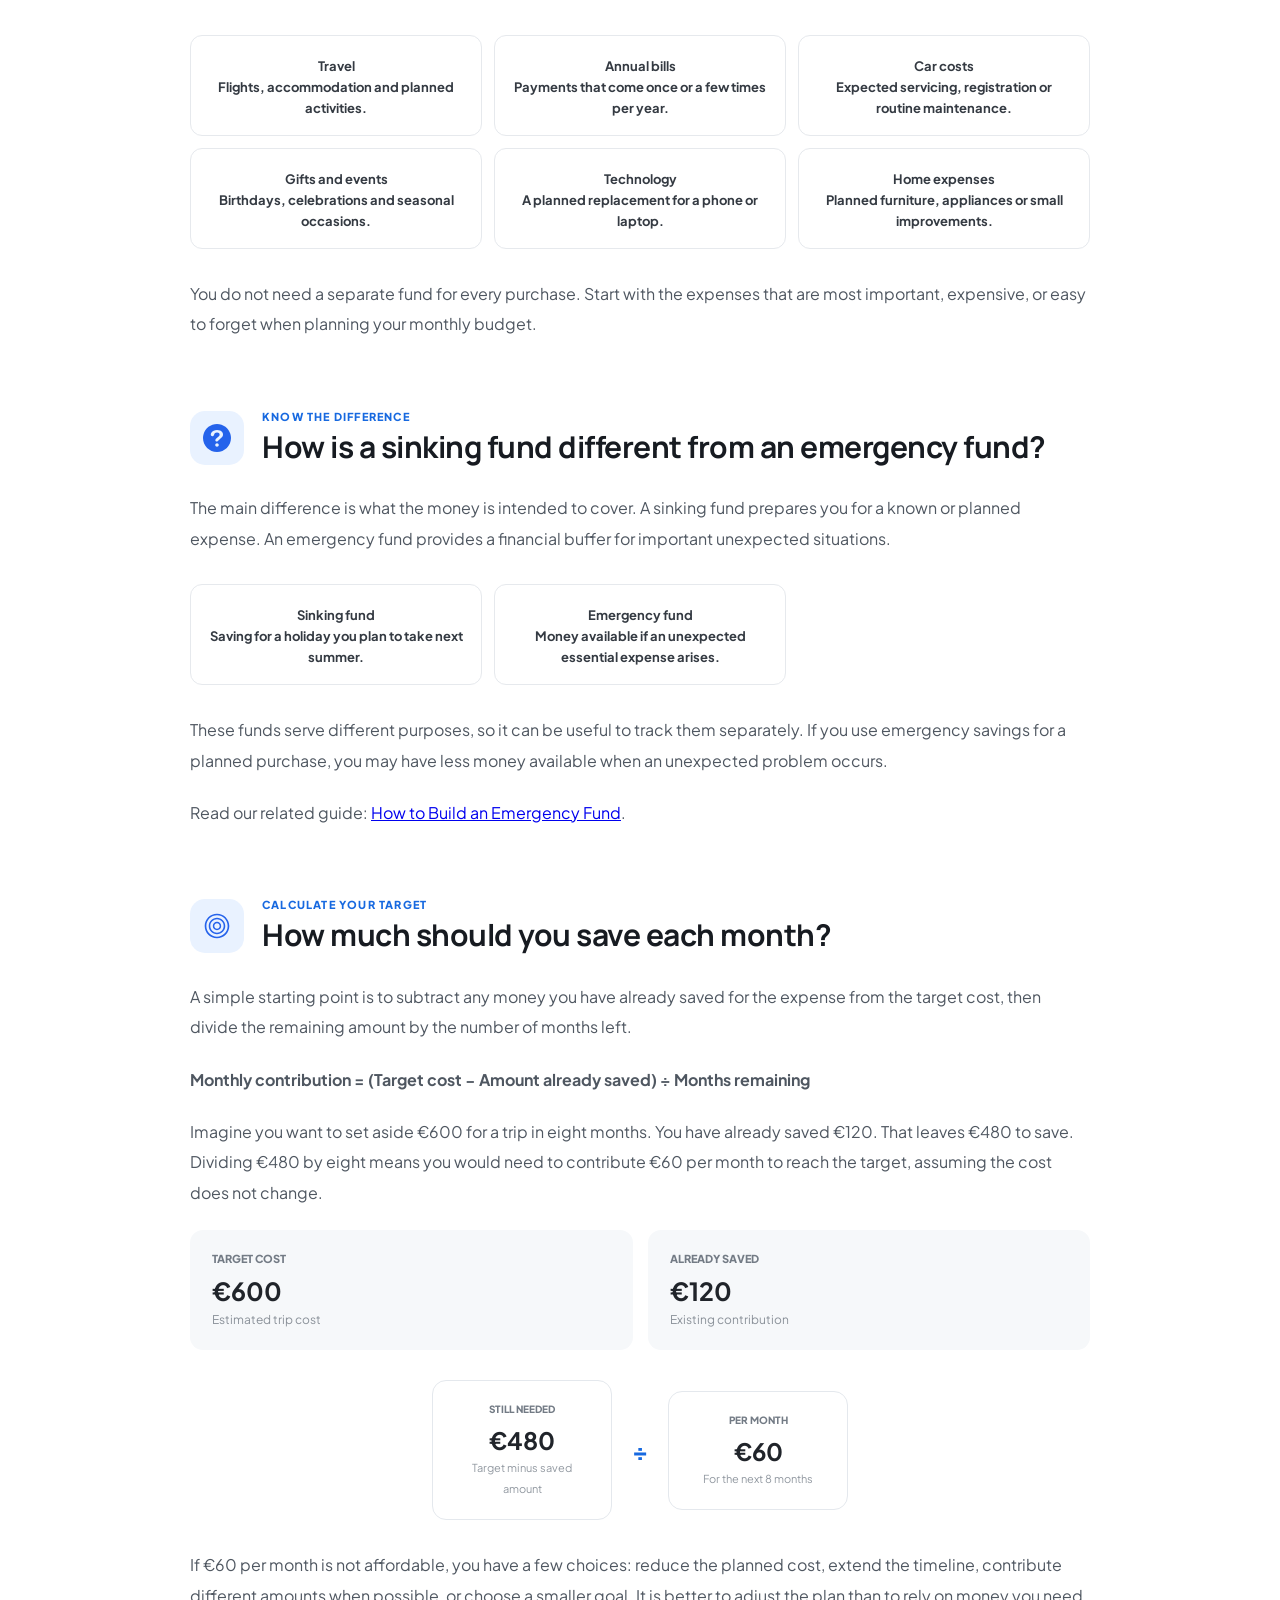
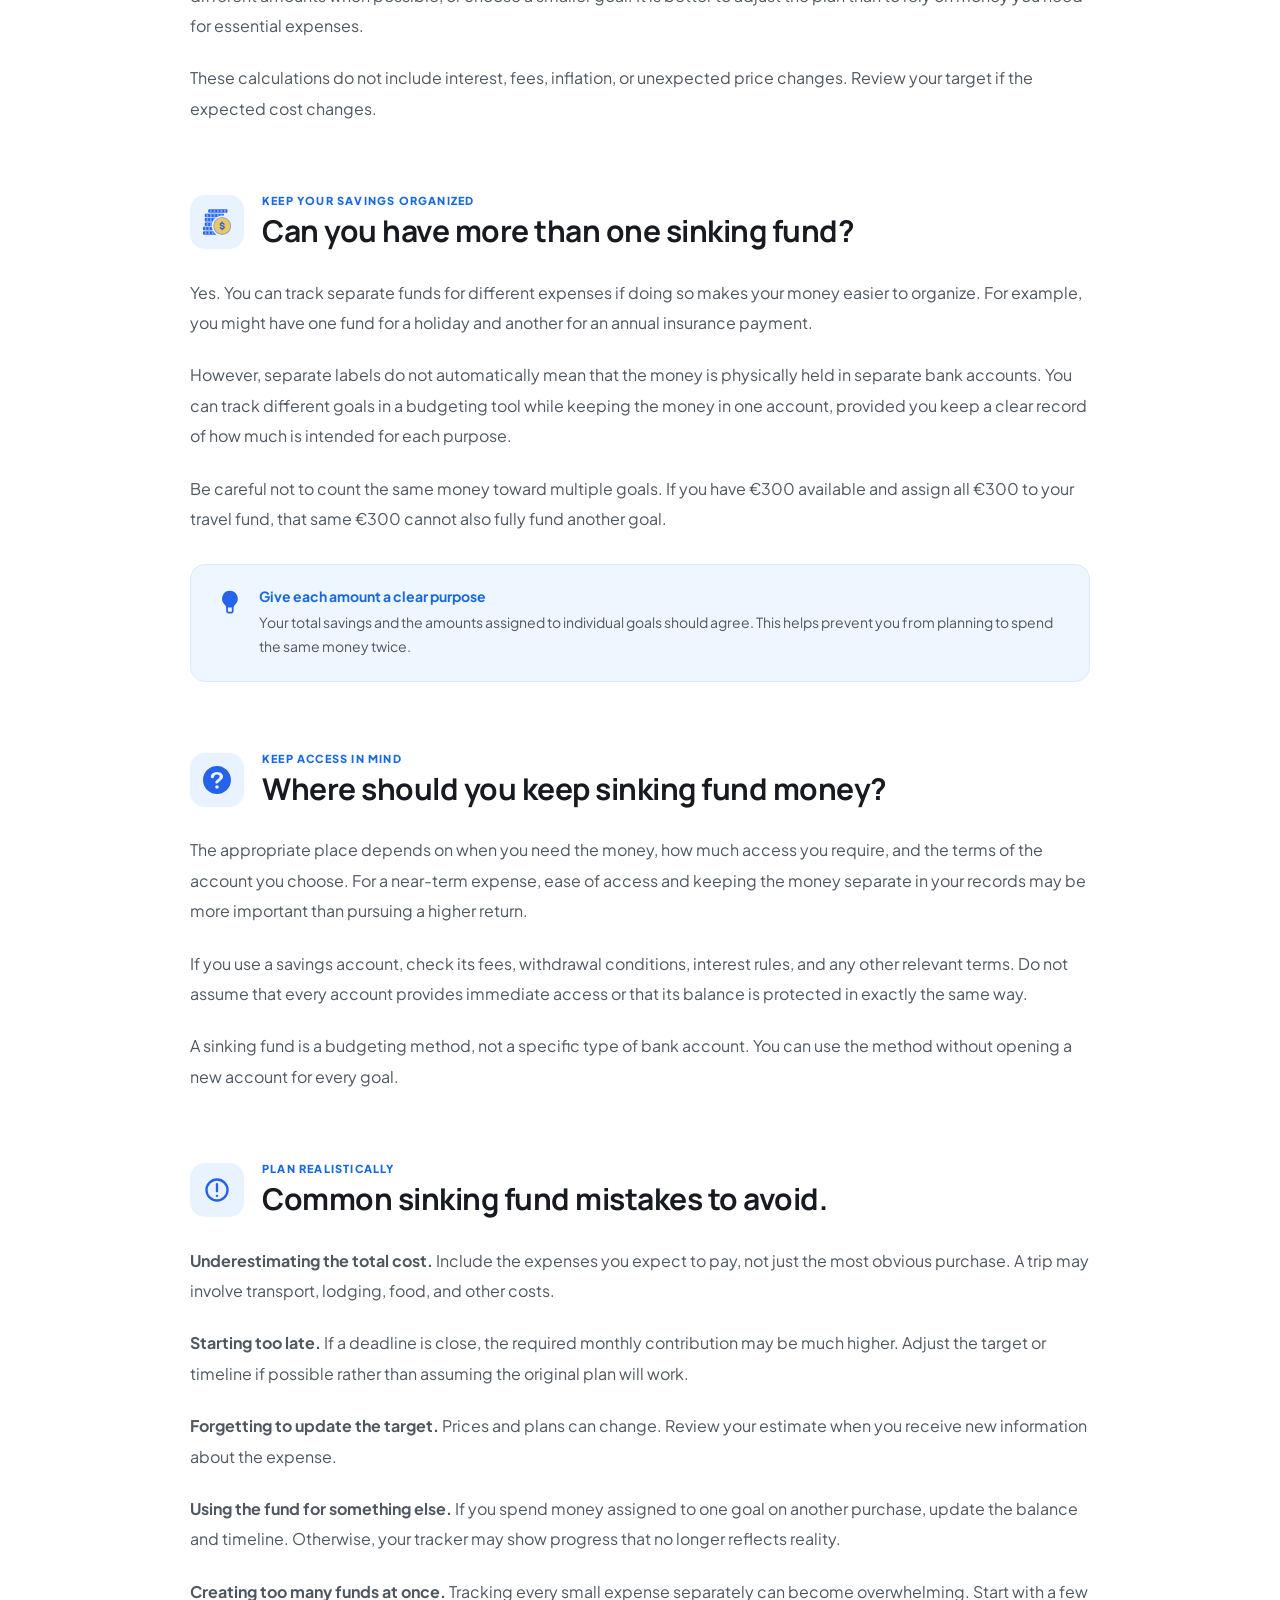
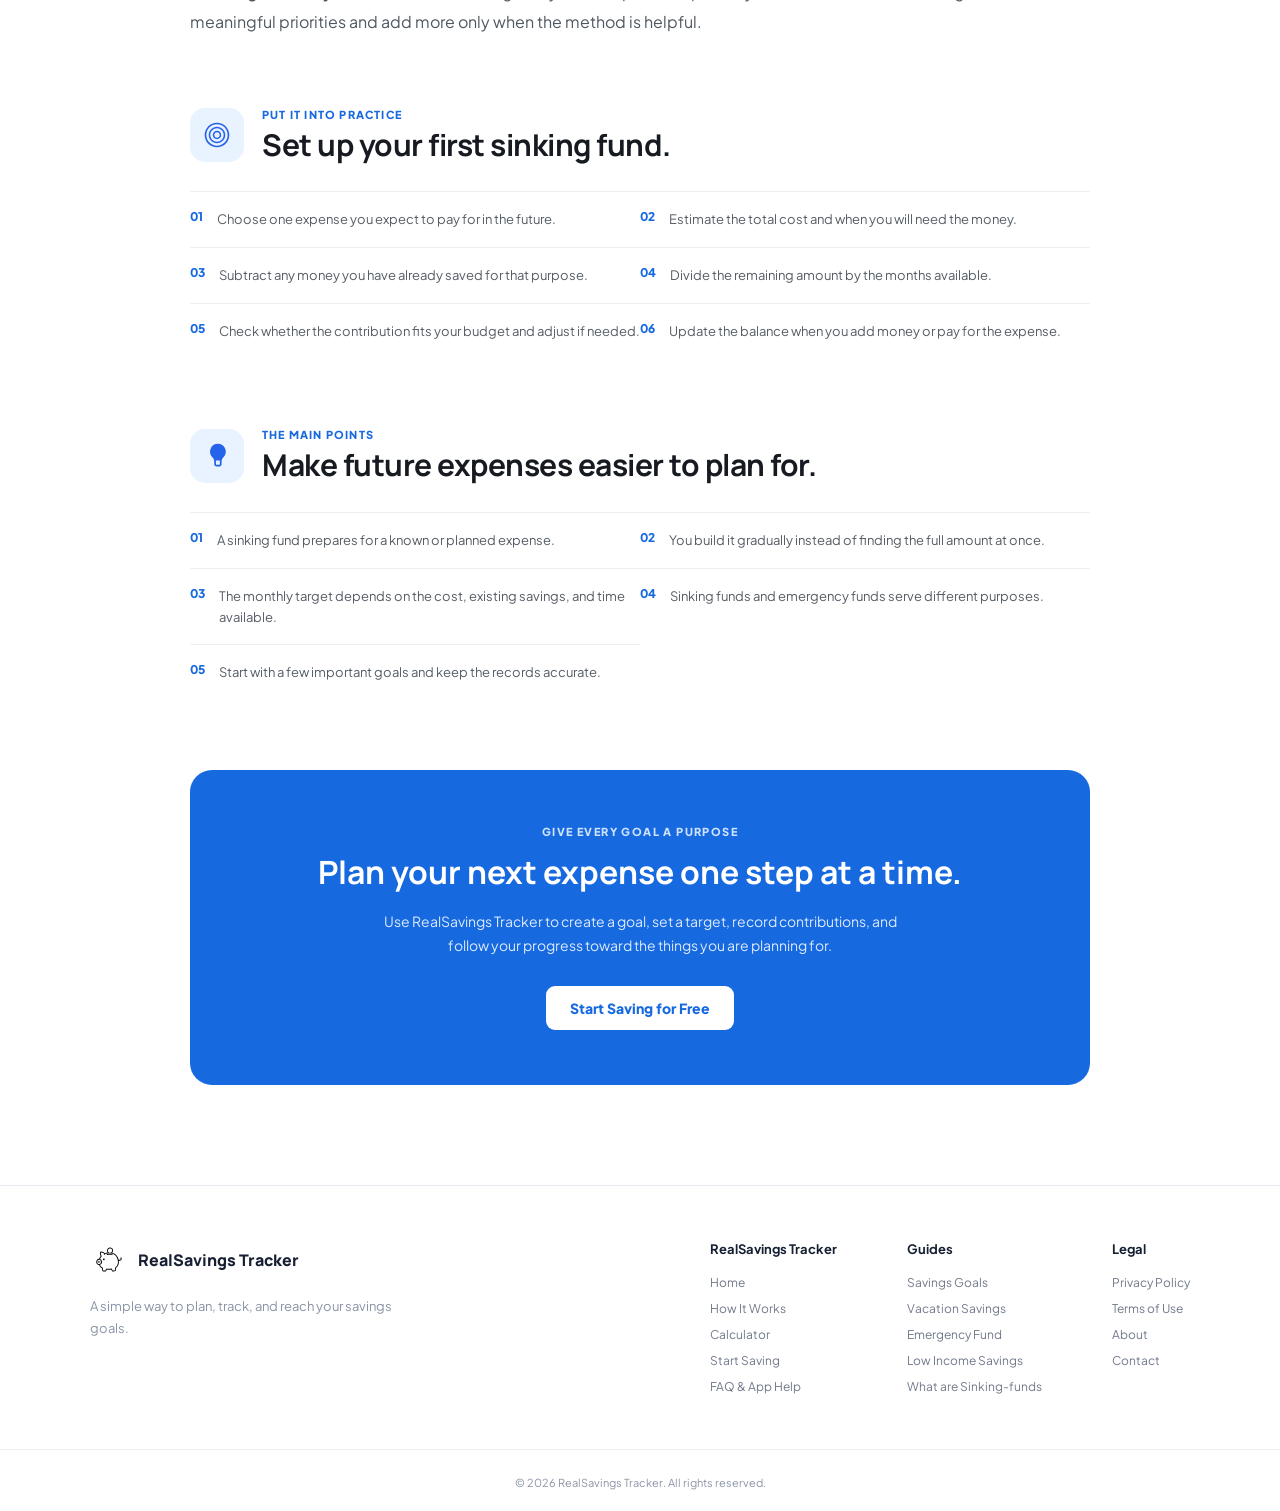
<file: guides/what-are-sinking-funds.html>
<!DOCTYPE html>
<html lang="en">

<head>
    <meta charset="UTF-8">
    <meta name="viewport" content="width=device-width, initial-scale=1.0">

    <title>What Are Sinking Funds? A Simple Guide | RealSavings Tracker</title>
    <meta name="description" content="Learn what sinking funds are, how they work, how to calculate monthly contributions, and how they differ from emergency savings.">
    <meta name="robots" content="index, follow">

    <link rel="canonical" href="https://realsavingstracker.com/guides/what-are-sinking-funds.html">

    <meta property="og:title" content="What Are Sinking Funds? A Simple Guide | RealSavings Tracker">
    <meta property="og:description" content="Plan for future expenses by setting aside manageable amounts over time. Learn how sinking funds work with practical examples.">
    <meta property="og:type" content="article">
    <meta property="og:url" content="https://realsavingstracker.com/guides/what-are-sinking-funds.html">

    <meta name="twitter:card" content="summary">
    <meta name="twitter:title" content="What Are Sinking Funds? A Simple Guide | RealSavings Tracker">
    <meta name="twitter:description" content="A practical introduction to sinking funds, with examples and simple calculations.">

    <!-- Adsense -->
    <script async src="https://pagead2.googlesyndication.com/pagead/js/adsbygoogle.js?client=ca-pub-4976959702384134"
        crossorigin="anonymous"></script>

    <link rel="icon" type="image/x-icon" href="../assets/images/favicon.ico">
    <link href="../assets/css/guides.css" rel="stylesheet">
    <link href="../assets/css/components.css" rel="stylesheet">

    <link href="https://fonts.googleapis.com/css2?family=Inter:wght@400;500;600;700;800&family=Manrope:wght@400;500;600;700;800&family=Plus+Jakarta+Sans:wght@400;500;600;700;800&display=swap" rel="stylesheet">
</head>

<body>

    <div id="header"></div>

    <main class="guideArticle">

        <!-- ARTICLE HERO -->
        <section class="articleHero">

            <div class="articleHeader">
                <span class="sectionLabel">SAVINGS METHODS</span>

                <h1>What Are Sinking Funds? A Simple Guide</h1>

                <p>
                    Some expenses are too large for one month's budget but
                    predictable enough to plan for. A sinking fund helps
                    you prepare by setting aside money gradually before
                    you need to spend it.
                </p>
            </div>

            <div class="articleHeroImage">
                <img src="../assets/images/calendar-article.svg"
                    alt=""
                    draggable="false">
            </div>

        </section>


        <!-- DEFINITION -->
        <section class="articleSection">

            <div class="articleSectionHeading">
                <div class="articleIcon">
                    <img src="../assets/images/target-article.svg"
                        alt=""
                        draggable="false">
                </div>

                <div>
                    <span>THE BASIC IDEA</span>
                    <h2>A sinking fund is money saved for a known future expense.</h2>
                </div>
            </div>

            <p>
                A sinking fund is a pool of money you build gradually for
                a particular expense you expect to pay for in the future.
                Instead of finding the full amount when the bill arrives,
                you spread the saving across the time available.
            </p>

            <p>
                For example, if you expect to spend €360 on a planned
                expense in twelve months, you could aim to set aside €30
                per month. By the time the expense arrives, you would have
                saved the target amount if you make all the contributions
                and do not withdraw money from the fund.
            </p>

            <div class="goalTransferExample">
                <div class="transferGoal">
                    <span>MONTHLY SAVING</span>
                    <strong>€30</strong>
                    <small>For 12 months</small>
                </div>

                <div class="transferArrow">→</div>

                <div class="transferGoal">
                    <span>PLANNED TOTAL</span>
                    <strong>€360</strong>
                    <small>Before the expense</small>
                </div>
            </div>

            <p>
                The name may sound complicated, but the method is simple:
                know what you are saving for, estimate the cost, work out
                how much time you have, and set aside what you can afford.
            </p>

            <!-- IN-ARTICLE AD -->
            <ins class="adsbygoogle"
                    style="display:block; text-align:center;"
                    data-ad-layout="in-article"
                    data-ad-format="fluid"
                    data-ad-client="ca-pub-4976959702384134"
                    data-ad-slot="5877448487"></ins>
        </section>


        <!-- EXAMPLES -->
        <section class="articleSection">

            <div class="articleSectionHeading">
                <div class="articleIcon">
                    <img src="../assets/images/calendar-article.svg"
                        alt=""
                        draggable="false">
                </div>

                <div>
                    <span>WHAT CAN YOU PLAN FOR?</span>
                    <h2>Examples of sinking funds.</h2>
                </div>
            </div>

            <p>
                Sinking funds are useful for costs that are expected or
                planned, even when the exact final amount may change.
            </p>

            <div class="goalExamples">
                <div class="goalExample">
                    <span><strong>Travel</strong><br>Flights, accommodation and planned activities.</span>
                </div>

                <div class="goalExample">
                    <span><strong>Annual bills</strong><br>Payments that come once or a few times per year.</span>
                </div>

                <div class="goalExample">
                    <span><strong>Car costs</strong><br>Expected servicing, registration or routine maintenance.</span>
                </div>

                <div class="goalExample">
                    <span><strong>Gifts and events</strong><br>Birthdays, celebrations and seasonal occasions.</span>
                </div>

                <div class="goalExample">
                    <span><strong>Technology</strong><br>A planned replacement for a phone or laptop.</span>
                </div>

                <div class="goalExample">
                    <span><strong>Home expenses</strong><br>Planned furniture, appliances or small improvements.</span>
                </div>
            </div>

            <p>
                You do not need a separate fund for every purchase. Start
                with the expenses that are most important, expensive, or
                easy to forget when planning your monthly budget.
            </p>

        </section>


        <!-- SINKING FUND VS EMERGENCY FUND -->
        <section class="articleSection">

            <div class="articleSectionHeading">
                <div class="articleIcon">
                    <img src="../assets/images/question-article.svg"
                        alt=""
                        draggable="false">
                </div>

                <div>
                    <span>KNOW THE DIFFERENCE</span>
                    <h2>How is a sinking fund different from an emergency fund?</h2>
                </div>
            </div>

            <p>
                The main difference is what the money is intended to cover.
                A sinking fund prepares you for a known or planned expense.
                An emergency fund provides a financial buffer for important
                unexpected situations.
            </p>

            <div class="goalExamples">
                <div class="goalExample">
                    <span><strong>Sinking fund</strong><br>Saving for a holiday you plan to take next summer.</span>
                </div>

                <div class="goalExample">
                    <span><strong>Emergency fund</strong><br>Money available if an unexpected essential expense arises.</span>
                </div>
            </div>

            <p>
                These funds serve different purposes, so it can be useful
                to track them separately. If you use emergency savings for
                a planned purchase, you may have less money available when
                an unexpected problem occurs.
            </p>

            <p>
                Read our related guide:
                <a href="how-to-build-an-emergency-fund.html">How to Build an Emergency Fund</a>.
            </p>

        </section>


        <!-- CALCULATE IT -->
        <section class="articleSection">

            <div class="articleSectionHeading">
                <div class="articleIcon">
                    <img src="../assets/images/target-article.svg"
                        alt=""
                        draggable="false">
                </div>

                <div>
                    <span>CALCULATE YOUR TARGET</span>
                    <h2>How much should you save each month?</h2>
                </div>
            </div>

            <p>
                A simple starting point is to subtract any money you have
                already saved for the expense from the target cost, then
                divide the remaining amount by the number of months left.
            </p>

            <p>
                <strong>Monthly contribution = (Target cost − Amount already saved) ÷ Months remaining</strong>
            </p>

            <p>
                Imagine you want to set aside €600 for a trip in eight
                months. You have already saved €120. That leaves €480 to
                save. Dividing €480 by eight means you would need to
                contribute €60 per month to reach the target, assuming
                the cost does not change.
            </p>

            <div class="goalComparison">
                <div class="goalComparisonCard">
                    <span>TARGET COST</span>
                    <strong>€600</strong>
                    <small>Estimated trip cost</small>
                </div>

                <div class="goalComparisonCard">
                    <span>ALREADY SAVED</span>
                    <strong>€120</strong>
                    <small>Existing contribution</small>
                </div>
            </div>

            <div class="goalTransferExample">
                <div class="transferGoal">
                    <span>STILL NEEDED</span>
                    <strong>€480</strong>
                    <small>Target minus saved amount</small>
                </div>

                <div class="transferArrow">÷</div>

                <div class="transferGoal">
                    <span>PER MONTH</span>
                    <strong>€60</strong>
                    <small>For the next 8 months</small>
                </div>
            </div>

            <p>
                If €60 per month is not affordable, you have a few choices:
                reduce the planned cost, extend the timeline, contribute
                different amounts when possible, or choose a smaller goal.
                It is better to adjust the plan than to rely on money you
                need for essential expenses.
            </p>

            <p>
                These calculations do not include interest, fees, inflation,
                or unexpected price changes. Review your target if the
                expected cost changes.
            </p>

        </section>


        <!-- MULTIPLE FUNDS -->
        <section class="articleSection">

            <div class="articleSectionHeading">
                <div class="articleIcon">
                    <img src="../assets/images/coins-article.svg"
                        alt=""
                        draggable="false">
                </div>

                <div>
                    <span>KEEP YOUR SAVINGS ORGANIZED</span>
                    <h2>Can you have more than one sinking fund?</h2>
                </div>
            </div>

            <p>
                Yes. You can track separate funds for different expenses
                if doing so makes your money easier to organize. For
                example, you might have one fund for a holiday and another
                for an annual insurance payment.
            </p>

            <p>
                However, separate labels do not automatically mean that
                the money is physically held in separate bank accounts.
                You can track different goals in a budgeting tool while
                keeping the money in one account, provided you keep a
                clear record of how much is intended for each purpose.
            </p>

            <p>
                Be careful not to count the same money toward multiple
                goals. If you have €300 available and assign all €300 to
                your travel fund, that same €300 cannot also fully fund
                another goal.
            </p>

            <div class="rememberBox">
                <img src="../assets/images/lightbulb-article.svg"
                    alt=""
                    draggable="false">

                <div>
                    <strong>Give each amount a clear purpose</strong>
                    <p>
                        Your total savings and the amounts assigned to
                        individual goals should agree. This helps prevent
                        you from planning to spend the same money twice.
                    </p>
                </div>
            </div>

        </section>


        <!-- WHERE TO KEEP IT -->
        <section class="articleSection">

            <div class="articleSectionHeading">
                <div class="articleIcon">
                    <img src="../assets/images/question-article.svg"
                        alt=""
                        draggable="false">
                </div>

                <div>
                    <span>KEEP ACCESS IN MIND</span>
                    <h2>Where should you keep sinking fund money?</h2>
                </div>
            </div>

            <p>
                The appropriate place depends on when you need the money,
                how much access you require, and the terms of the account
                you choose. For a near-term expense, ease of access and
                keeping the money separate in your records may be more
                important than pursuing a higher return.
            </p>

            <p>
                If you use a savings account, check its fees, withdrawal
                conditions, interest rules, and any other relevant terms.
                Do not assume that every account provides immediate access
                or that its balance is protected in exactly the same way.
            </p>

            <p>
                A sinking fund is a budgeting method, not a specific type
                of bank account. You can use the method without opening
                a new account for every goal.
            </p>

        </section>


        <!-- COMMON MISTAKES -->
        <section class="articleSection">

            <div class="articleSectionHeading">
                <div class="articleIcon">
                    <img src="../assets/images/warning-article.svg"
                        alt=""
                        draggable="false">
                </div>

                <div>
                    <span>PLAN REALISTICALLY</span>
                    <h2>Common sinking fund mistakes to avoid.</h2>
                </div>
            </div>

            <p>
                <strong>Underestimating the total cost.</strong>
                Include the expenses you expect to pay, not just the most
                obvious purchase. A trip may involve transport, lodging,
                food, and other costs.
            </p>

            <p>
                <strong>Starting too late.</strong>
                If a deadline is close, the required monthly contribution
                may be much higher. Adjust the target or timeline if
                possible rather than assuming the original plan will work.
            </p>

            <p>
                <strong>Forgetting to update the target.</strong>
                Prices and plans can change. Review your estimate when
                you receive new information about the expense.
            </p>

            <p>
                <strong>Using the fund for something else.</strong>
                If you spend money assigned to one goal on another purchase,
                update the balance and timeline. Otherwise, your tracker
                may show progress that no longer reflects reality.
            </p>

            <p>
                <strong>Creating too many funds at once.</strong>
                Tracking every small expense separately can become
                overwhelming. Start with a few meaningful priorities and
                add more only when the method is helpful.
            </p>

        </section>


        <!-- SIMPLE STARTING PLAN -->
        <section class="articleSection">

            <div class="articleSectionHeading">
                <div class="articleIcon">
                    <img src="../assets/images/target-article.svg"
                        alt=""
                        draggable="false">
                </div>

                <div>
                    <span>PUT IT INTO PRACTICE</span>
                    <h2>Set up your first sinking fund.</h2>
                </div>
            </div>

            <div class="takeawaysList">
                <div>
                    <span>01</span>
                    <p>Choose one expense you expect to pay for in the future.</p>
                </div>

                <div>
                    <span>02</span>
                    <p>Estimate the total cost and when you will need the money.</p>
                </div>

                <div>
                    <span>03</span>
                    <p>Subtract any money you have already saved for that purpose.</p>
                </div>

                <div>
                    <span>04</span>
                    <p>Divide the remaining amount by the months available.</p>
                </div>

                <div>
                    <span>05</span>
                    <p>Check whether the contribution fits your budget and adjust if needed.</p>
                </div>

                <div>
                    <span>06</span>
                    <p>Update the balance when you add money or pay for the expense.</p>
                </div>
            </div>

        </section>


        <!-- KEY TAKEAWAYS -->
        <section class="articleSection">

            <div class="articleSectionHeading">
                <div class="articleIcon">
                    <img src="../assets/images/lightbulb-article.svg"
                        alt=""
                        draggable="false">
                </div>

                <div>
                    <span>THE MAIN POINTS</span>
                    <h2>Make future expenses easier to plan for.</h2>
                </div>
            </div>

            <div class="takeawaysList">
                <div>
                    <span>01</span>
                    <p>A sinking fund prepares for a known or planned expense.</p>
                </div>

                <div>
                    <span>02</span>
                    <p>You build it gradually instead of finding the full amount at once.</p>
                </div>

                <div>
                    <span>03</span>
                    <p>The monthly target depends on the cost, existing savings, and time available.</p>
                </div>

                <div>
                    <span>04</span>
                    <p>Sinking funds and emergency funds serve different purposes.</p>
                </div>

                <div>
                    <span>05</span>
                    <p>Start with a few important goals and keep the records accurate.</p>
                </div>
            </div>

        </section>


        <!-- CTA -->
        <section class="articleCta">

            <span>GIVE EVERY GOAL A PURPOSE</span>

            <h2>Plan your next expense one step at a time.</h2>

            <p>
                Use RealSavings Tracker to create a goal, set a target,
                record contributions, and follow your progress toward
                the things you are planning for.
            </p>

            <a href="../app.html">Start Saving for Free</a>

        </section>

    </main>

    <div id="footer"></div>

    <script src="../assets/script/components.js"></script>

</body>
</html>
</file>
<file: assets/css/landing.css>
/* =========================================================
   REALSAVINGS TRACKER — LANDING PAGE
   Consistent colors, spacing, and responsive components
   ========================================================= */

:root {
    --brand-primary: #2563eb;
    --brand-primary-hover: #1d4ed8;
    --brand-soft: #eff6ff;

    --text-primary: #1e293b;
    --text-secondary: #64748b;
    --text-muted: #94a3b8;

    --surface: #ffffff;
    --surface-subtle: #f8fafc;
    --surface-blue: #eef5ff;

    --border: #e2e8f0;
    --border-strong: #cbd5e1;

    --success: #15803d;
    --danger: #dc2626;

    --radius-sm: 8px;
    --radius-md: 12px;
    --radius-lg: 16px;
    --radius-xl: 22px;

    --shadow-sm: 0 1px 3px rgba(15, 23, 42, 0.05);
    --shadow-md: 0 6px 20px rgba(15, 23, 42, 0.07);
    --shadow-lg: 0 16px 40px rgba(15, 23, 42, 0.09);

    --transition-fast: 180ms ease;
    --transition-normal: 220ms ease;

    --section-space: 88px;
    --page-gutter: 64px;
}

/* BASE */

*,
*::before,
*::after {
    box-sizing: border-box;
}

.hero,
.howItWorks,
.savingsCalculator,
.goalExamples,
.finalCta {
    width: 100%;
}

.hero {
    min-height: 500px;
    display: flex;
    align-items: center;
    justify-content: space-between;
    gap: clamp(36px, 6vw, 76px);
    padding: 72px var(--page-gutter);
}

.heroContent {
    flex: 1 1 0;
    max-width: 560px;
    min-width: 0;
}

.heroLabel {
    display: block;
    margin-bottom: 14px;
    color: var(--brand-primary);
    font-size: 12px;
    font-weight: 700;
    letter-spacing: 1.4px;
    line-height: 1.5;
}

.heroContent h1 {
    margin: 0 0 18px;
    color: var(--text-primary);
    font-size: clamp(38px, 4.2vw, 52px);
    line-height: 1.12;
    font-weight: 750;
    letter-spacing: -1.5px;
    text-wrap: balance;
}

.heroContent p {
    max-width: 490px;
    margin: 0 0 28px;
    color: var(--text-secondary);
    font-size: 17px;
    line-height: 1.75;
}

.heroButton,
.finalCtaButton {
    display: inline-flex;
    align-items: center;
    justify-content: center;
    min-height: 46px;
    padding: 0 22px;
    border: 1px solid transparent;
    border-radius: var(--radius-sm);
    background: var(--brand-primary);
    color: #ffffff;
    text-decoration: none;
    font-size: 14px;
    font-weight: 650;
    line-height: 1.4;
    cursor: pointer;
    transition:
        background-color var(--transition-fast),
        box-shadow var(--transition-fast),
        transform var(--transition-fast);
}

.heroButton:hover,
.finalCtaButton:hover {
    background: var(--brand-primary-hover);
    box-shadow: 0 5px 14px rgba(37, 99, 235, 0.20);
    transform: translateY(-1px);
}

.heroVisual {
    flex: 0 1 420px;
    width: 100%;
    max-width: 420px;
    min-width: 0;
}

/* HERO GOAL CARD */

.heroGoalCard {
    width: 100%;
    min-width: 0;
    padding: 22px;
    display: flex;
    flex-direction: column;
    justify-content: space-between;
    background: var(--surface);
    border: 1px solid var(--border);
    border-radius: var(--radius-lg);
    box-shadow: var(--shadow-md);
    transition:
        transform var(--transition-normal),
        box-shadow var(--transition-normal);
}

.heroGoalCard:hover {
    transform: translateY(-3px);
    box-shadow: var(--shadow-lg);
}

.heroGoalInfo {
    display: flex;
    align-items: flex-start;
    gap: 15px;
    min-width: 0;
}

.heroGoalPicture {
    flex-shrink: 0;
}

.heroGoalPicture img {
    display: block;
    width: 68px;
    height: 68px;
    object-fit: cover;
    border-radius: var(--radius-md);
    background: var(--surface-subtle);
}

.heroGoalDetails {
    flex: 1;
    min-width: 0;
    padding-top: 2px;
}

.heroGoalTitle {
    margin: 0;
    overflow: hidden;
    color: var(--text-primary);
    font-size: 18px;
    font-weight: 700;
    line-height: 1.4;
    white-space: nowrap;
    text-overflow: ellipsis;
}

.heroGoalSubtitle {
    margin: 4px 0 0;
    overflow: hidden;
    color: var(--text-muted);
    font-size: 13px;
    line-height: 1.5;
    white-space: nowrap;
    text-overflow: ellipsis;
}

.heroGoalDates {
    margin-top: 17px;
    display: flex;
    flex-wrap: wrap;
    gap: 7px 16px;
}

.heroGoalDates span {
    color: var(--text-secondary);
    font-size: 12px;
    line-height: 1.5;
}

.heroGoalProgressInfo {
    margin-top: 20px;
    display: flex;
    align-items: center;
    justify-content: space-between;
    gap: 12px;
    color: var(--text-secondary);
    font-size: 13px;
    line-height: 1.5;
}

.heroGoalProgressInfo strong {
    color: var(--text-primary);
    font-weight: 700;
}

.heroGoalProgressInfo span {
    color: var(--brand-primary);
    font-weight: 700;
}

.heroGoalProgressBar {
    width: 100%;
    height: 8px;
    margin: 10px 0 3px;
    overflow: hidden;
    background: #eaf0f8;
    border-radius: 999px;
}

.heroGoalProgressBar div {
    width: 62%;
    height: 100%;
    background: var(--brand-primary);
    border-radius: inherit;
}

/* HOW IT WORKS */

.howItWorks {
    padding: var(--section-space) var(--page-gutter);
}

.sectionHeading {
    max-width: 620px;
    margin: 0 auto 44px;
    text-align: center;
}

.sectionHeading--afterContent {
    margin-top: 35px;
    margin-bottom: 0;
}

.sectionHeading--disclaimer {
    margin-top: 25px;
    margin-bottom: 0;
}

.sectionHeading > span {
    display: block;
    margin-bottom: 10px;
    color: var(--brand-primary);
    font-size: 11px;
    font-weight: 750;
    letter-spacing: 1.4px;
    line-height: 1.5;
}

.sectionHeading h2 {
    margin: 0 0 14px;
    color: var(--text-primary);
    font-size: clamp(28px, 3vw, 34px);
    font-weight: 750;
    line-height: 1.25;
    letter-spacing: -0.7px;
    text-wrap: balance;
}

.sectionHeading p {
    margin: 0;
    color: var(--text-secondary);
    font-size: 15px;
    line-height: 1.75;
}

.steps {
    width: 100%;
    max-width: 1000px;
    margin: 0 auto;
    display: grid;
    grid-template-columns: repeat(3, minmax(0, 1fr));
    gap: 22px;
}

.step {
    min-width: 0;
    min-height: 190px;
    padding: 28px 24px;
    background: var(--surface-subtle);
    border: 1px solid var(--border);
    border-radius: var(--radius-lg);
    text-align: center;
    transition:
        transform var(--transition-normal),
        border-color var(--transition-normal),
        box-shadow var(--transition-normal);
}

.step:hover {
    transform: translateY(-3px);
    border-color: #c7d9fb;
    box-shadow: var(--shadow-md);
}

.stepNumber {
    width: 42px;
    height: 42px;
    margin: 0 auto 19px;
    display: flex;
    align-items: center;
    justify-content: center;
    border-radius: 50%;
    background: #eaf1ff;
    color: var(--brand-primary);
    font-size: 15px;
    font-weight: 750;
    transition: transform var(--transition-normal);
}

.step:hover .stepNumber {
    transform: scale(1.04);
}

.step h3 {
    margin: 0 0 9px;
    color: var(--text-primary);
    font-size: 17px;
    font-weight: 700;
    line-height: 1.4;
}

.step p {
    margin: 0;
    color: var(--text-secondary);
    font-size: 13px;
    line-height: 1.7;
}

/* SAVINGS CALCULATOR */

.savingsCalculator {
    padding: var(--section-space) var(--page-gutter);
}

.calculatorCard {
    width: 100%;
    max-width: 920px;
    margin: 0 auto;
    padding: 30px;
    display: grid;
    grid-template-columns: minmax(0, 1fr) 270px;
    align-items: center;
    gap: 30px;
    background: var(--surface);
    border: 1px solid var(--border);
    border-radius: var(--radius-lg);
    box-shadow: var(--shadow-sm);
}

.calculatorInputs {
    min-width: 0;
    display: flex;
    align-items: flex-end;
    flex-wrap: wrap;
    gap: 14px;
}

.calculatorInput {
    flex: 1 1 120px;
    min-width: 0;
}

.calculatorInput label {
    display: block;
    margin-bottom: 8px;
    color: #475569;
    font-size: 12px;
    font-weight: 650;
    line-height: 1.5;
}

.inputWrapper {
    width: 100%;
    height: 46px;
    display: flex;
    align-items: center;
    gap: 7px;
    padding: 0 12px;
    border: 1px solid var(--border-strong);
    border-radius: var(--radius-sm);
    background: var(--surface);
    transition:
        border-color var(--transition-fast),
        box-shadow var(--transition-fast);
}

.inputWrapper span {
    flex-shrink: 0;
    color: var(--text-muted);
    font-size: 14px;
}

.inputWrapper input {
    width: 100%;
    min-width: 0;
    height: 100%;
    padding: 0;
    border: none;
    outline: none;
    background: transparent;
    color: var(--text-primary);
    font: inherit;
    font-size: 14px;
}

.inputWrapper:focus-within {
    border-color: var(--brand-primary);
    box-shadow: 0 0 0 3px rgba(37, 99, 235, 0.12);
}

#calculateSavingsButton {
    min-height: 46px;
    flex: 0 0 auto;
    padding: 0 18px;
    border: 1px solid transparent;
    border-radius: var(--radius-sm);
    background: var(--brand-primary);
    color: #ffffff;
    font-size: 13px;
    font-weight: 650;
    cursor: pointer;
    transition:
        background-color var(--transition-fast),
        box-shadow var(--transition-fast),
        transform var(--transition-fast);
}

#calculateSavingsButton:hover:not(:disabled) {
    background: var(--brand-primary-hover);
    box-shadow: 0 4px 12px rgba(37, 99, 235, 0.18);
    transform: translateY(-1px);
}

#calculateSavingsButton:disabled {
    background: #cbd5e1;
    color: #64748b;
    cursor: not-allowed;
    box-shadow: none;
    transform: none;
}

#calculatorError {
    display: none;
    flex-basis: 100%;
    margin: 0;
    padding-top: 2px;
    color: var(--danger);
    font-size: 12px;
    line-height: 1.5;
}

.calculatorResult {
    min-width: 0;
    padding: 22px 18px;
    border: 1px solid #d7e5ff;
    border-radius: var(--radius-md);
    text-align: center;
}

.calculatorResult > span {
    display: block;
    margin-bottom: 8px;
    color: var(--text-secondary);
    font-size: 12px;
    line-height: 1.5;
}

.calculatorResult strong {
    display: block;
    margin-bottom: 8px;
    color: var(--brand-primary);
    font-size: clamp(24px, 3vw, 29px);
    font-weight: 750;
    line-height: 1.25;
    overflow-wrap: anywhere;
}

.calculatorResult p {
    margin: 0;
    color: var(--text-secondary);
    font-size: 12px;
    line-height: 1.6;
}

#calculatorResultDate {
    margin-top: 10px;
    color: var(--brand-primary);
    font-size: 12px;
    font-weight: 700;
    line-height: 1.5;
}

/* SAVINGS GOAL EXAMPLES */

.goalExamples {
    padding: var(--section-space) var(--page-gutter);
}

.exampleGoals {
    width: 100%;
    max-width: 1000px;
    margin: 0 auto;
    display: grid;
    grid-template-columns: repeat(4, minmax(0, 1fr));
    gap: 20px;
}

.exampleGoal {
    min-width: 0;
    overflow: hidden;
    background: var(--surface);
    border: 1px solid var(--border);
    border-radius: var(--radius-lg);
    box-shadow: var(--shadow-sm);
    transition:
        transform var(--transition-normal),
        border-color var(--transition-normal),
        box-shadow var(--transition-normal);
}

.exampleGoal:hover {
    transform: translateY(-3px);
    border-color: #c7d9fb;
    box-shadow: var(--shadow-md);
}

.exampleGoalImage {
    width: 100%;
    height: 155px;
    overflow: hidden;
    background: var(--surface-subtle);
}

.exampleGoalImage img {
    display: block;
    width: 100%;
    height: 100%;
    object-fit: cover;
    transition: transform 280ms ease;
}

.exampleGoal:hover .exampleGoalImage img {
    transform: scale(1.035);
}

.exampleGoalInfo {
    padding: 18px;
}

.exampleGoalInfo h3 {
    margin: 0 0 7px;
    color: var(--text-primary);
    font-size: 15px;
    font-weight: 700;
    line-height: 1.45;
}

.exampleGoalInfo p {
    margin: 0;
    color: var(--text-secondary);
    font-size: 12px;
    line-height: 1.65;
}

/* FINAL CALL TO ACTION */

.finalCta {
    padding: var(--section-space) var(--page-gutter);
}

.finalCtaContent {
    width: 100%;
    max-width: 650px;
    margin: 0 auto;
    text-align: center;
}

.finalCtaContent > span {
    display: block;
    margin-bottom: 10px;
    color: var(--brand-primary);
    font-size: 11px;
    font-weight: 750;
    letter-spacing: 1.4px;
    line-height: 1.5;
}

.finalCtaContent h2 {
    margin: 0 0 14px;
    color: var(--text-primary);
    font-size: clamp(29px, 3.5vw, 38px);
    font-weight: 750;
    line-height: 1.25;
    letter-spacing: -0.8px;
    text-wrap: balance;
}

.finalCtaContent p {
    max-width: 560px;
    margin: 0 auto 26px;
    color: var(--text-secondary);
    font-size: 15px;
    line-height: 1.75;
}

.finalCtaButton {
    min-height: 46px;
    padding: 0 24px;
}

/* ACCESSIBILITY */

.heroButton:focus-visible,
.finalCtaButton:focus-visible,
#calculateSavingsButton:focus-visible {
    outline: 3px solid rgba(37, 99, 235, 0.4);
    outline-offset: 3px;
}

@media (prefers-reduced-motion: reduce) {
    *,
    *::before,
    *::after {
        scroll-behavior: auto !important;
        animation-duration: 0.01ms !important;
        animation-iteration-count: 1 !important;
        transition-duration: 0.01ms !important;
    }
}

/* TABLET */

@media (max-width: 1000px) {
    :root {
        --page-gutter: 40px;
        --section-space: 72px;
    }

    .hero {
        gap: 36px;
        padding-top: 60px;
        padding-bottom: 60px;
    }

    .heroVisual {
        flex-basis: 360px;
    }

    .calculatorCard {
        grid-template-columns: minmax(0, 1fr) 240px;
        gap: 22px;
        padding: 24px;
    }

    .calculatorInputs {
        gap: 12px;
    }

    #calculateSavingsButton {
        padding: 0 14px;
    }

    .exampleGoals {
        grid-template-columns: repeat(2, minmax(0, 1fr));
        gap: 20px;
    }
}

/* MOBILE AND SMALL TABLETS */

@media (max-width: 750px) {
    :root {
        --page-gutter: 24px;
        --section-space: 64px;
    }

    .hero {
        min-height: auto;
        flex-direction: column;
        align-items: center;
        gap: 34px;
        padding-top: 52px;
        padding-bottom: 52px;
    }

    .heroContent {
        width: 100%;
        max-width: 560px;
        text-align: center;
    }

    .heroContent h1 {
        max-width: 520px;
        margin-right: auto;
        margin-left: auto;
        font-size: clamp(34px, 6vw, 42px);
        letter-spacing: -1px;
    }

    .heroContent p {
        max-width: 480px;
        margin-right: auto;
        margin-left: auto;
        font-size: 15px;
        line-height: 1.7;
    }

    .heroVisual {
        flex: 0 1 auto;
        width: 100%;
        max-width: 420px;
    }

    .heroGoalCard {
        padding: 20px;
    }

    .steps {
        max-width: 520px;
        grid-template-columns: 1fr;
        gap: 16px;
    }

    .step {
        min-height: auto;
        padding: 24px;
    }

    .calculatorCard {
        display: flex;
        flex-direction: column;
        align-items: stretch;
        gap: 22px;
        padding: 22px;
    }

    .calculatorInputs {
        display: flex;
        flex-direction: column;
        align-items: stretch;
        gap: 16px;
    }

    .calculatorInput {
        width: 100%;
        flex-basis: auto;
    }

    #calculateSavingsButton {
        width: 100%;
    }

    #calculatorError {
        width: 100%;
    }

    .calculatorResult {
        width: 100%;
    }

    .exampleGoals {
        grid-template-columns: repeat(2, minmax(0, 1fr));
        gap: 16px;
    }
}

/* SMALL PHONES */

@media (max-width: 500px) {
    :root {
        --page-gutter: 18px;
        --section-space: 54px;
    }

    .hero {
        gap: 30px;
        padding-top: 44px;
        padding-bottom: 44px;
    }

    .heroLabel {
        margin-bottom: 10px;
        font-size: 10px;
    }

    .heroContent h1 {
        font-size: clamp(30px, 8vw, 36px);
    }

    .heroContent p {
        margin-bottom: 24px;
        font-size: 14px;
    }

    .heroButton,
    .finalCtaButton {
        width: 100%;
        max-width: 320px;
    }

    .heroGoalCard {
        padding: 17px;
    }

    .heroGoalInfo {
        gap: 12px;
    }

    .heroGoalPicture img {
        width: 54px;
        height: 54px;
    }

    .heroGoalTitle {
        font-size: 16px;
    }

    .heroGoalSubtitle {
        font-size: 12px;
    }

    .heroGoalDates {
        gap: 6px 12px;
    }

    .heroGoalDates span {
        font-size: 11px;
    }

    .heroGoalProgressInfo {
        font-size: 12px;
    }

    .sectionHeading {
        margin-bottom: 32px;
    }

    .sectionHeading h2 {
        font-size: 27px;
    }

    .sectionHeading p {
        font-size: 14px;
    }

    .calculatorCard {
        padding: 17px;
        gap: 18px;
    }

    .exampleGoals {
        grid-template-columns: 1fr;
        gap: 16px;
    }

    .exampleGoalImage {
        height: 190px;
    }

    .exampleGoalInfo {
        padding: 17px;
    }

    .exampleGoalInfo h3 {
        font-size: 16px;
    }

    .finalCtaContent h2 {
        font-size: 29px;
    }

    .finalCtaContent p {
        font-size: 14px;
    }
}

/* VERY NARROW SCREENS */

@media (max-width: 320px) {
    .heroGoalInfo {
        flex-direction: column;
    }

    .heroGoalPicture img {
        width: 58px;
        height: 58px;
    }

    .heroGoalTitle,
    .heroGoalSubtitle {
        white-space: normal;
        overflow-wrap: anywhere;
    }

    .heroGoalProgressInfo {
        align-items: flex-start;
        flex-direction: column;
        gap: 4px;
    }

    .calculatorCard {
        padding: 14px;
    }
}
</file>
<file: assets/css/landing-refresh.css>
/* =========================================================
   SAVESMART — LANDING PAGE VISUAL LAYER
   Loaded after landing.css to keep layout and visual styling separate.
   ========================================================= */

/* ---------- GLOBAL LANDING PAGE POLISH ---------- */

html {
    scroll-behavior: smooth;
    scroll-padding-top: 90px;
}

body {
    color: var(--text-primary);
    background: var(--surface);
    -webkit-font-smoothing: antialiased;
}

button,
input,
select,
textarea {
    font: inherit;
}

a {
    transition:
        color var(--transition-fast),
        background-color var(--transition-fast);
}

button {
    transition:
        background-color var(--transition-fast),
        border-color var(--transition-fast),
        box-shadow var(--transition-fast),
        transform var(--transition-fast);
}

button:focus-visible,
a:focus-visible,
input:focus-visible,
select:focus-visible {
    outline: 3px solid rgba(37, 99, 235, 0.28);
    outline-offset: 3px;
}

/* ---------- HERO ---------- */

.hero {
    position: relative;
    isolation: isolate;
    overflow: hidden;
}

.heroContent {
    position: relative;
    z-index: 1;
}

.heroLabel {
    display: inline-flex;
    align-items: center;
    gap: 8px;
    color: var(--brand-primary);
    background: var(--brand-soft);
    border: 1px solid #dbeafe;
    border-radius: 999px;
    font-weight: 650;
    letter-spacing: 0.01em;
}

.hero h1,
.hero h2 {
    color: var(--text-primary);
    letter-spacing: -0.055em;
    text-wrap: balance;
}

.hero p {
    color: var(--text-secondary);
    line-height: 1.8;
    text-wrap: pretty;
}

.heroButton {
    display: inline-flex;
    align-items: center;
    justify-content: center;
    gap: 9px;
    background: var(--brand-primary);
    color: #ffffff;
    border: 1px solid var(--brand-primary);
    border-radius: 12px;
    font-weight: 650;
    box-shadow: 0 5px 14px rgba(37, 99, 235, 0.18);
}

.heroButton:hover {
    color: #ffffff;
    background: var(--brand-primary-hover);
    border-color: var(--brand-primary-hover);
    box-shadow: 0 8px 20px rgba(37, 99, 235, 0.23);
    transform: translateY(-2px);
}

/* ---------- HERO PREVIEW CARD ---------- */

.heroVisual {
    position: relative;
    flex: 0 1 360px;
    width: 100%;
    max-width: 360px;
    min-width: 0;
}

.heroGoalCard {
    padding: 19px;
    overflow: hidden;
    background: var(--surface);
    border: 1px solid rgba(226, 232, 240, 0.9);
    border-radius: var(--radius-xl);
    box-shadow: var(--shadow-lg);
    transition:
        transform var(--transition-fast),
        box-shadow var(--transition-fast);
}

.heroGoalCard:hover {
    transform: translateY(-3px);
    box-shadow: 0 22px 48px rgba(15, 23, 42, 0.12);
}

.heroGoalInfo {
    min-width: 0;
    gap: 12px;
}

.heroGoalPicture {
    flex: 0 0 60px;
    width: 60px;
    height: 60px;
    overflow: hidden;
    border-radius: var(--radius-md);
    background: var(--surface-subtle);
}

.heroGoalPicture img {
    display: block;
    width: 100%;
    height: 100%;
    object-fit: cover;
}

.heroGoalDetails {
    min-width: 0;
}

.heroGoalTitle {
    color: var(--text-primary);
    font-size: 16px;
    font-weight: 700;
    letter-spacing: -0.025em;
    overflow-wrap: anywhere;
}

.heroGoalSubtitle {
    color: var(--text-secondary);
    font-size: 12px;
    line-height: 1.55;
}

.heroGoalDates {
    color: var(--text-muted);
    font-size: 0.9em;
}

.heroGoalProgressInfo {
    color: var(--text-secondary);
    font-weight: 500;
}

.heroGoalProgressBar {
    overflow: hidden;
    border-radius: 999px;
    background: #e9eef5;
}

.heroGoalProgressBar > * {
    border-radius: inherit;
}

/* ---------- HOW IT WORKS ---------- */

.sectionHeading {
    max-width: 720px;
    margin-inline: auto;
    text-align: center;
}

.sectionHeading h2,
.sectionHeading h3 {
    color: var(--text-primary);
    letter-spacing: -0.04em;
    text-wrap: balance;
}

.sectionHeading p {
    color: var(--text-secondary);
    line-height: 1.75;
}

.steps {
    align-items: stretch;
}

.step {
    min-width: 0;
    padding: 28px;
    background: var(--surface);
    border: 1px solid var(--border);
    border-radius: var(--radius-lg);
    box-shadow: var(--shadow-sm);
    transition:
        border-color var(--transition-fast),
        box-shadow var(--transition-fast),
        transform var(--transition-fast);
}

.step:hover {
    border-color: var(--border-strong);
    box-shadow: var(--shadow-md);
    transform: translateY(-3px);
}

.stepNumber {
    display: inline-flex;
    align-items: center;
    justify-content: center;
    color: var(--brand-primary);
    background: var(--brand-soft);
    border: 1px solid #dbeafe;
    border-radius: 12px;
    font-weight: 750;
}

.step h3,
.step h4 {
    color: var(--text-primary);
    letter-spacing: -0.02em;
}

.step p {
    color: var(--text-secondary);
    line-height: 1.75;
}

/* ---------- SAVINGS CALCULATOR ---------- */

.calculatorCard {
    background: var(--surface);
    border: 1px solid var(--border);
    border-radius: var(--radius-xl);
    box-shadow: var(--shadow-md);
}

.calculatorInputs {
    align-items: start;
}

.calculatorInput {
    min-width: 0;
}

.calculatorInput label {
    display: block;
    margin-bottom: 8px;
    color: var(--text-primary);
    font-weight: 600;
}

.inputWrapper {
    display: flex;
    align-items: center;
    min-width: 0;
    background: var(--surface);
    border: 1px solid var(--border-strong);
    border-radius: var(--radius-md);
    transition:
        border-color var(--transition-fast),
        box-shadow var(--transition-fast);
}

.inputWrapper:focus-within {
    border-color: var(--brand-primary);
    box-shadow: 0 0 0 3px rgba(37, 99, 235, 0.12);
}

.inputWrapper input {
    width: 100%;
    min-width: 0;
    color: var(--text-primary);
    background: transparent;
    border: 0;
    outline: 0;
    box-shadow: none;
}

.inputWrapper input:focus {
    outline: 0;
    box-shadow: none;
}

.inputWrapper input::placeholder {
    color: var(--text-muted);
}

#calculateSavingsButton {
    display: inline-flex;
    align-items: center;
    justify-content: center;
    gap: 8px;
    min-height: 46px;
    padding: 12px 20px;
    color: #ffffff;
    background: var(--brand-primary);
    border: 1px solid var(--brand-primary);
    border-radius: var(--radius-md);
    font-weight: 650;
    cursor: pointer;
    box-shadow: 0 4px 10px rgba(37, 99, 235, 0.16);
}

#calculateSavingsButton:hover {
    background: var(--brand-primary-hover);
    border-color: var(--brand-primary-hover);
    box-shadow: 0 7px 16px rgba(37, 99, 235, 0.22);
    transform: translateY(-1px);
}

#calculateSavingsButton:active {
    transform: translateY(0);
}

#calculatorError {
    color: #b91c1c;
    background: #fef2f2;
    border: 1px solid #fecaca;
    border-radius: var(--radius-sm);
    padding: 10px 12px;
}

.calculatorResult {
    margin-top: 24px;
    padding: 24px;
    background: var(--brand-soft);
    border: 1px solid #dbeafe;
    border-radius: var(--radius-lg);
}

.calculatorResult h3 {
    color: var(--text-primary);
}

#calculatorResultDate {
    color: var(--brand-primary);
    font-weight: 750;
    letter-spacing: -0.025em;
}

/* ---------- EXAMPLE GOALS ---------- */

.exampleGoals {
    align-items: stretch;
}

.exampleGoal {
    overflow: hidden;
    background: var(--surface);
    border: 1px solid var(--border);
    border-radius: var(--radius-lg);
    box-shadow: var(--shadow-sm);
    transition:
        border-color var(--transition-fast),
        box-shadow var(--transition-fast),
        transform var(--transition-fast);
}

.exampleGoal:hover {
    border-color: var(--border-strong);
    box-shadow: var(--shadow-md);
    transform: translateY(-3px);
}

.exampleGoalImage {
    overflow: hidden;
    background: var(--surface-subtle);
}

.exampleGoalImage img {
    display: block;
    width: 100%;
    height: 100%;
    object-fit: cover;
    transition: transform 350ms ease;
}

.exampleGoal:hover .exampleGoalImage img {
    transform: scale(1.035);
}

.exampleGoalInfo {
    min-width: 0;
    padding: 18px;
}

.exampleGoalInfo h3,
.exampleGoalInfo h4 {
    color: var(--text-primary);
    font-weight: 700;
    letter-spacing: -0.02em;
}

.exampleGoalInfo p {
    color: var(--text-secondary);
    line-height: 1.6;
}

/* ---------- FINAL CALL TO ACTION ---------- */

.landingSection--tint {
    background-color: var(--surface-blue);
    background-image: none;
}

.landingSection--white {
    background-color: var(--surface);
    background-image: none;
}

.finalCta {
    overflow: hidden;
}

.finalCtaContent {
    position: relative;
    padding: clamp(28px, 5vw, 48px);
    background: var(--brand-primary);
    border-radius: var(--radius-xl);
    color: #ffffff;
    box-shadow: 0 14px 35px rgba(37, 99, 235, 0.18);
}

.finalCtaContent h2,
.finalCtaContent h3 {
    color: #ffffff;
    letter-spacing: -0.04em;
    text-wrap: balance;
}

.finalCtaContent > span {
    color: rgba(255, 255, 255, 0.82);
}

.finalCtaContent p {
    color: rgba(255, 255, 255, 0.86);
    line-height: 1.75;
}

.finalCtaButton {
    display: inline-flex;
    align-items: center;
    justify-content: center;
    gap: 8px;
    color: var(--brand-primary);
    background: #ffffff;
    border: 1px solid #ffffff;
    border-radius: 12px;
    font-weight: 700;
    box-shadow: 0 4px 12px rgba(15, 23, 42, 0.1);
}

.finalCtaButton:hover {
    color: var(--brand-primary-hover);
    background: #eff6ff;
    border-color: #eff6ff;
    transform: translateY(-2px);
}

/* ---------- GENERAL CONTENT POLISH ---------- */

.hero,
.howItWorks,
.savingsCalculator,
.goalExamples,
.finalCta {
    scroll-margin-top: 80px;
}

.hero h1,
.sectionHeading h2,
.finalCtaContent h2 {
    text-wrap: balance;
}

.hero p,
.sectionHeading p,
.step p,
.finalCtaContent p {
    text-wrap: pretty;
}

::selection {
    color: #1e3a8a;
    background: #dbeafe;
}

/* ---------- RESPONSIVE ---------- */

@media (max-width: 1000px) {
    .step {
        padding: 24px;
    }

    .calculatorCard {
        border-radius: var(--radius-lg);
    }
}

@media (max-width: 900px) {
    .heroVisual {
        flex-basis: 340px;
        max-width: 340px;
    }
}

@media (max-width: 750px) {
    html {
        scroll-padding-top: 70px;
    }

    .hero {
        overflow: hidden;
    }

    .heroGoalCard {
        border-radius: var(--radius-lg);
    }

    .step {
        padding: 22px;
    }

    .calculatorResult {
        padding: 20px;
    }

    .finalCtaContent {
        border-radius: var(--radius-lg);
    }
}

@media (max-width: 500px) {
    .heroButton,
    .finalCtaButton,
    #calculateSavingsButton {
        width: 100%;
        min-height: 46px;
    }

    .step {
        padding: 18px;
    }

    .calculatorCard {
        padding: 18px;
    }

    .calculatorResult {
        padding: 16px;
    }

    .exampleGoalInfo {
        padding: 15px;
    }
}

@media (max-width: 320px) {
    .heroGoalCard,
    .calculatorCard,
    .finalCtaContent {
        border-radius: 12px;
    }

    .step {
        padding: 15px;
    }
}

/* ---------- ACCESSIBILITY ---------- */

@media (prefers-reduced-motion: reduce) {
    html {
        scroll-behavior: auto;
    }

    *,
    *::before,
    *::after {
        animation-duration: 0.01ms !important;
        animation-iteration-count: 1 !important;
        transition-duration: 0.01ms !important;
    }
}

/* ---------- EDITORIAL HOMEPAGE SECTIONS ---------- */

.journeySteps {
    display: grid;
    grid-template-columns: repeat(3, minmax(0, 1fr));
    gap: 30px;
    width: min(100%, 1050px);
    margin: 0 auto;
    padding: 0;
    list-style: none;
}

.journeyStep {
    display: grid;
    grid-template-columns: 38px minmax(0, 1fr);
    align-content: start;
    gap: 14px;
    min-width: 0;
    padding-top: 20px;
    border-top: 1px solid var(--border-strong);
}

.journeyStepNumber {
    padding-top: 2px;
    color: var(--brand-primary);
    font-size: 12px;
    font-weight: 800;
    letter-spacing: 0.08em;
}

.journeyStep h3,
.savingsUseCases h3,
.trustFacts h3 {
    margin: 0 0 7px;
    color: var(--text-primary);
    font-size: 17px;
    font-weight: 700;
    letter-spacing: -0.025em;
    line-height: 1.4;
}

.journeyStep p,
.savingsUseCases p,
.trustFacts p {
    margin: 0;
    color: var(--text-secondary);
    font-size: 13px;
    line-height: 1.75;
}

.sectionAction {
    margin-top: 30px;
    text-align: center;
}

.textActionLink {
    display: inline-flex;
    align-items: center;
    gap: 8px;
    color: var(--brand-primary);
    font-size: 14px;
    font-weight: 700;
    text-decoration: none;
    text-underline-offset: 4px;
}

.textActionLink:hover {
    color: var(--brand-primary-hover);
    text-decoration: underline;
}

.calculatorCard {
    box-shadow: 0 5px 18px rgba(15, 23, 42, 0.045);
}

.calculatorResult {
    margin-top: 0;
    padding: 18px 8px 18px 22px;
    background: transparent;
    border: 0;
    border-left: 1px solid var(--border);
    border-radius: 0;
    text-align: left;
}

.calculatorResult > span {
    color: var(--text-muted);
    font-size: 11px;
    font-weight: 700;
    letter-spacing: 0.08em;
    text-transform: uppercase;
}

.calculatorResult strong,
.calculatorResult p {
    text-align: left;
}

.calculatorNote {
    width: min(100%, 920px);
    margin: 17px auto 0;
    color: var(--text-secondary);
    font-size: 12px;
    line-height: 1.6;
    text-align: center;
}

.planLayout {
    display: grid;
    grid-template-columns: minmax(0, 0.85fr) minmax(0, 1.15fr);
    align-items: center;
    gap: clamp(44px, 8vw, 110px);
    width: min(100%, 1050px);
    margin: 0 auto;
}

.sectionHeading.editorialHeading {
    max-width: none;
    margin: 0;
    text-align: left;
}

.editorialHeading h2 {
    font-size: clamp(28px, 3.3vw, 38px);
}

.editorialHeading .textActionLink {
    margin-top: 22px;
}

.savingsUseCases {
    display: grid;
    gap: 12px;
    margin: 0;
    padding: 0;
    list-style: none;
}

.savingsUseCases li {
    display: grid;
    grid-template-columns: 36px minmax(0, 1fr);
    align-items: start;
    gap: 15px;
    padding: 17px 18px;
    background: var(--surface-subtle);
    border: 1px solid var(--border);
    border-radius: var(--radius-md);
    transition: border-color var(--transition-fast), box-shadow var(--transition-fast);
}

.savingsUseCases li:hover {
    border-color: var(--border-strong);
    box-shadow: var(--shadow-sm);
}

.savingsUseCases li > span {
    padding-top: 3px;
    color: var(--text-muted);
    font-size: 11px;
    font-weight: 750;
    letter-spacing: 0.06em;
}

.trustSection {
    padding: var(--section-space) var(--page-gutter);
}

.trustSectionIntro {
    width: min(100%, 1050px);
    margin: 0 auto;
}

.trustSectionIntro > span,
.trustFacts article > span {
    display: block;
    margin-bottom: 10px;
    color: var(--brand-primary);
    font-size: 11px;
    font-weight: 800;
    letter-spacing: 0.11em;
}

.trustSectionIntro h2 {
    margin: 0 0 12px;
    color: var(--text-primary);
    font-size: clamp(27px, 3.2vw, 36px);
    letter-spacing: -0.045em;
    line-height: 1.2;
}

.trustSectionIntro p {
    max-width: 680px;
    margin: 0;
    color: var(--text-secondary);
    font-size: 14px;
    line-height: 1.75;
}

.trustFacts {
    display: grid;
    grid-template-columns: repeat(3, minmax(0, 1fr));
    width: min(100%, 1050px);
    margin: 36px auto 0;
}

.trustFacts article {
    min-width: 0;
    padding: 4px 28px;
    border-left: 1px solid #cbd8e9;
}

.trustFacts article:first-child {
    padding-left: 0;
    border-left: 0;
}

.trustFacts article:last-child {
    padding-right: 0;
}

.trustFacts article > span {
    margin-bottom: 9px;
    color: var(--text-muted);
    font-size: 10px;
}

.trustFacts h3 {
    font-size: 15px;
}

.trustFinePrint {
    width: min(100%, 1050px);
    margin: 27px auto 0;
    color: var(--text-secondary);
    font-size: 11px;
    line-height: 1.6;
}

.trustFinePrint a {
    color: var(--brand-primary);
    font-weight: 650;
    text-underline-offset: 3px;
}

.guideSection {
    padding: var(--section-space) var(--page-gutter);
}

.guideSectionIntro {
    display: flex;
    align-items: flex-end;
    justify-content: space-between;
    gap: 28px;
    width: min(100%, 1050px);
    margin: 0 auto 35px;
}

.guideIndexLink {
    flex: 0 0 auto;
    margin-bottom: 5px;
}

.guideList {
    width: min(100%, 1050px);
    margin: 0 auto;
    padding: 0;
    border-top: 1px solid var(--border);
    list-style: none;
}

.guideList li {
    border-bottom: 1px solid var(--border);
}

.guideList li a {
    display: grid;
    grid-template-columns: 38px minmax(0, 1fr) 24px;
    align-items: center;
    gap: 16px;
    padding: 18px 4px;
    color: var(--text-primary);
    text-decoration: none;
}

.guideNumber {
    color: var(--text-muted);
    font-size: 11px;
    font-weight: 750;
}

.guideLinkText strong,
.guideLinkText small {
    display: block;
}

.guideLinkText strong {
    font-size: 14px;
    font-weight: 700;
}

.guideLinkText small {
    margin-top: 3px;
    color: var(--text-secondary);
    font-size: 12px;
    line-height: 1.55;
}

.guideArrow {
    color: var(--brand-primary);
    font-size: 17px;
    text-align: right;
    transition: transform var(--transition-fast);
}

.guideList li a:hover .guideLinkText strong {
    color: var(--brand-primary);
}

.guideList li a:hover .guideArrow {
    transform: translate(2px, -2px);
}

.finalCta {
    padding: clamp(48px, 7vw, 74px) var(--page-gutter);
}

.finalCtaContent {
    display: flex;
    align-items: center;
    justify-content: space-between;
    gap: 48px;
    width: min(100%, 1050px);
    margin: 0 auto;
    padding: 0;
    color: var(--text-primary);
    background: transparent;
    border-radius: 0;
    box-shadow: none;
}

.finalCtaContent > div:first-child {
    max-width: 660px;
}

.finalCtaContent > span,
.finalCtaContent div > span {
    color: var(--brand-primary);
    font-size: 11px;
    font-weight: 800;
    letter-spacing: 0.11em;
}

.finalCtaContent h2 {
    margin: 10px 0 12px;
    color: var(--text-primary);
    font-size: clamp(27px, 3.5vw, 39px);
    line-height: 1.2;
}

.finalCtaContent p {
    margin: 0;
    color: var(--text-secondary);
    font-size: 14px;
    line-height: 1.7;
}

.finalCtaActions {
    display: flex;
    min-width: 205px;
    flex-direction: column;
    align-items: flex-start;
    gap: 13px;
}

.finalCtaActions .finalCtaButton {
    min-width: 195px;
}

.finalCtaActions > a:last-child {
    color: var(--brand-primary);
    font-size: 12px;
    font-weight: 650;
    text-decoration: none;
    text-underline-offset: 3px;
}

.finalCtaActions > a:last-child:hover {
    text-decoration: underline;
}

.journeySteps,
.planLayout,
.trustSection,
.guideSection,
.finalCta {
    scroll-margin-top: 82px;
}

@media (max-width: 900px) {
    .planLayout {
        grid-template-columns: minmax(0, 1fr);
        gap: 34px;
    }

    .trustFacts article {
        padding-right: 20px;
        padding-left: 20px;
    }

    .finalCtaContent {
        align-items: flex-start;
    }
}

@media (max-width: 700px) {
    .journeySteps {
        grid-template-columns: minmax(0, 1fr);
        gap: 22px;
    }

    .journeyStep {
        grid-template-columns: 32px minmax(0, 1fr);
    }

    .trustFacts {
        grid-template-columns: minmax(0, 1fr);
        gap: 0;
        margin-top: 26px;
    }

    .trustFacts article,
    .trustFacts article:first-child,
    .trustFacts article:last-child {
        padding: 18px 0;
        border-top: 1px solid #cbd8e9;
        border-left: 0;
    }

    .trustFacts article:first-child {
        border-top: 0;
    }

    .finalCtaContent {
        flex-direction: column;
        gap: 25px;
    }

    .guideSectionIntro {
        align-items: flex-start;
        flex-direction: column;
        gap: 16px;
    }
}

@media (max-width: 500px) {
    .calculatorCard {
        grid-template-columns: minmax(0, 1fr);
        gap: 20px;
        padding: 20px;
    }

    .calculatorResult {
        padding: 17px 0 0;
        border-top: 1px solid var(--border);
        border-left: 0;
    }

    .guideList li a {
        grid-template-columns: 28px minmax(0, 1fr) 20px;
        gap: 10px;
    }

    .finalCtaActions,
    .finalCtaActions .finalCtaButton {
        width: 100%;
    }
}

@media (prefers-reduced-motion: reduce) {
    .guideArrow {
        transition: none;
    }
}
</file>
<file: assets/css/components.css>
/* SHARED COMPONENTS */
* {
    box-sizing: border-box;
}

body {
    margin: 0;
    font-family: "Plus Jakarta Sans", Arial, sans-serif;
}

/* HEADER */

header {
    width: 100%;
    height: 70px;
    display: flex;
    align-items: center;
    justify-content: space-between;
    padding: 0 40px;
    position: sticky;
    top: 0;
    z-index: 1000;
    background-color: #ffffff;
    border-bottom: 1px solid #eef1f5;
    box-shadow: 0 2px 10px rgba(31, 41, 55, 0.04);
}

header .logo,
header .logo:visited,
header .logo:hover,
header .logo:active {
    display: flex;
    align-items: center;
    gap: 10px;
    color: #172033 !important;
    font-family: "Manrope", sans-serif;
    font-size: 18px;
    font-weight: 800;
    text-decoration: none !important;
    transition: opacity 0.2s ease;
}

header .logo:hover {
    opacity: 0.8;
}

header .logoIcon {
    width: 48px;
    height: 48px;
    display: flex;
    align-items: center;
    justify-content: center;
    border-radius: 14px;
    background-color: #eef5ff;
}

header .logoIcon img {
    width: 34px;
    height: 34px;
}

header .logo span {
    color: #172033 !important;
    font-size: 20px;
    font-weight: 700;
}

header nav {
    display: flex;
    gap: 30px;
}

header nav a,
header nav a:visited {
    color: #334155;
    font-size: 14px;
    text-decoration: none;
    transition: color 0.2s ease;
}

header nav a:hover {
    color: #2b83fe;
}

header nav a:focus-visible,
header .logo:focus-visible,
header .startSavingButton:focus-visible,
footer a:focus-visible {
    outline: 3px solid rgba(43, 131, 254, 0.35);
    outline-offset: 3px;
    border-radius: 4px;
}

header .startSavingButton,
header .startSavingButton:visited {
    padding: 10px 18px;
    border-radius: 8px;
    background-color: #2b83fe;
    color: #ffffff !important;
    text-decoration: none !important;
    font-size: 14px;
    font-weight: 600;
    transition:
        background-color 0.2s ease,
        transform 0.2s ease,
        box-shadow 0.2s ease;
}

header .startSavingButton:hover {
    background-color: #176fe8;
    transform: translateY(-2px);
    box-shadow: 0 6px 16px rgba(43, 131, 254, 0.20);
}


/* FOOTER */

footer {
    background-color: #ffffff;
    border-top: 1px solid #e6eaf0;
}

.footerMain {
    width: min(1100px, 90%);
    margin: 0 auto;
    padding: 55px 0;
    display: flex;
    justify-content: space-between;
    gap: 60px;
}

.footerBrand {
    max-width: 320px;
}

.footerLogo {
    display: flex;
    align-items: center;
    gap: 10px;
    color: #172033;
    font-family: "Manrope", sans-serif;
    font-weight: 800;
}

.footerLogo img {
    width: 38px;
    height: 38px;
    object-fit: contain;
}

.footerBrand > p {
    margin-top: 16px;
    color: #8a94a6;
    font-size: 13px;
    line-height: 1.7;
}

.footerLinks {
    display: flex;
    gap: 70px;
}

.footerColumn {
    display: flex;
    flex-direction: column;
    gap: 11px;
}

.footerColumn h3 {
    margin: 0 0 7px;
    color: #172033;
    font-size: 13px;
}

.footerColumn a {
    color: #70798a;
    font-size: 12px;
    text-decoration: none;
    transition: color 0.2s ease;
}

.footerColumn a:hover {
    color: #2b83fe;
}

.footerBottom {
    padding: 20px 5%;
    border-top: 1px solid #edf0f3;
    text-align: center;
}

.footerBottom span {
    color: #8a94a6;
    font-size: 11px;
}


/* RESPONSIVE */

@media (max-width: 1000px) {

    header {
        padding: 0 30px;
    }

    header nav {
        gap: 20px;
    }

    .footerMain {
        flex-direction: column;
    }

    .footerLinks {
        gap: 45px;
    }

}

@media (max-width: 750px) {

    header {
        height: 64px;
        padding: 0 24px;
    }

    header nav {
        display: none;
    }

    header .logo span {
        font-size: 18px;
    }

    header .startSavingButton {
        padding: 9px 14px;
        font-size: 13px;
    }

}

@media (max-width: 750px) and (min-width: 421px) {
    header nav {
        display: flex;
        gap: 8px;
        margin-left: auto;
        margin-right: 8px;
    }

    header nav a:not(.faqNavLink) {
        display: none;
    }

    header nav .faqNavLink {
        white-space: nowrap;
        font-size: 12px;
    }
}

@media (max-width: 600px) {

    .footerLinks {
        flex-direction: column;
        gap: 30px;
    }

}

@media (max-width: 500px) {

    header {
        padding: 0 18px;
    }

    header .logoIcon img {
        width: 32px;
        height: 32px;
    }

    header .logo span {
        font-size: 17px;
    }

    header .startSavingButton {
        padding: 8px 12px;
        font-size: 12px;
    }

}

@media (max-width: 280px) {

    header .logo span {
        display: none;
    }

}

@media (prefers-reduced-motion: reduce) {
    *,
    *::before,
    *::after {
        scroll-behavior: auto !important;
        animation-duration: 0.01ms !important;
        animation-iteration-count: 1 !important;
        transition-duration: 0.01ms !important;
    }
}
</file>
<file: assets/css/guides.css>
/* GUIDES HERO */

.guidesHero {
    padding: 90px 24px 70px;
    background-color: #f4f8fc;
    text-align: center;
}

.guidesHero .sectionLabel {
    display: inline-block;
    margin-bottom: 16px;
    color: #2b83fe;
    font-size: 11px;
    font-weight: 700;
    letter-spacing: 1.5px;
}

.guidesHero h1 {
    max-width: 760px;
    margin: 0 auto;
    color: #202938;
    font-size: 52px;
    line-height: 1.1;
    font-weight: 700;
}

.guidesHero p {
    max-width: 650px;
    margin: 20px auto 0;
    color: #64748b;
    font-size: 17px;
    line-height: 1.7;
}


/* GUIDES */

.guidesSection {
    padding: 80px 24px 100px;
    background-color: #ffffff;
}

.guidesGrid {
    max-width: 1050px;
    margin: 0 auto;
    display: grid;
    grid-template-columns: repeat(3, 1fr);
    gap: 24px;
}

.guideCard {
    min-height: 390px;
    display: flex;
    flex-direction: column;
    overflow: hidden;
    background-color: #ffffff;
    border: 1px solid #e5eaf0;
    border-radius: 18px;
    box-shadow: 0 5px 20px rgba(31, 41, 55, 0.05);

    transition:
        transform 0.2s ease,
        box-shadow 0.2s ease;
}

.guideCard::before {
    content: "";
    display: block;
    height: 7px;
    background-color: #2b83fe;
}

.guideCard:hover {
    transform: translateY(-5px);
    box-shadow: 0 14px 32px rgba(31, 41, 55, 0.10);
}

.guideCardContent {
    flex: 1;
    display: flex;
    flex-direction: column;
    padding: 30px;
}

.guideCategory {
    display: block;
    margin-bottom: 14px;
    color: #2b83fe;
    font-size: 10px;
    font-weight: 700;
    letter-spacing: 1.4px;
}

.guideCard h2 {
    margin: 0 0 16px;
    color: #202938;
    font-size: 23px;
    line-height: 1.3;
    font-weight: 700;
}

.guideCard p {
    margin: 0;
    color: #64748b;
    font-size: 14px;
    line-height: 1.7;
}

.guideCard a {
    width: fit-content;
    margin-top: auto;
    padding-top: 25px;
    color: #2b83fe;
    font-size: 14px;
    font-weight: 700;
    text-decoration: none;

    transition:
        color 0.2s ease,
        transform 0.2s ease;
}

.guideCard a:hover {
    color: #176fe8;
    transform: translateX(3px);
}


/* GUIDES CTA */

.guidesCta {
    padding: 90px 24px;
    background-color: #eef5ff;
    text-align: center;
}

.guidesCta > div {
    max-width: 680px;
    margin: 0 auto;
}

.guidesCta > div > span {
    display: block;
    margin-bottom: 12px;
    color: #2b83fe;
    font-size: 11px;
    font-weight: 700;
    letter-spacing: 1.5px;
}

.guidesCta h2 {
    margin: 0 0 14px;
    color: #202938;
    font-size: 38px;
    line-height: 1.2;
    font-weight: 700;
}

.guidesCta p {
    margin: 0 auto 28px;
    color: #64748b;
    font-size: 16px;
    line-height: 1.7;
}

.guidesCta a {
    display: inline-flex;
    align-items: center;
    justify-content: center;
    min-height: 44px;
    padding: 0 22px;
    border-radius: 9px;
    background-color: #2b83fe;
    color: #ffffff;
    font-size: 14px;
    font-weight: 600;
    text-decoration: none;

    transition:
        background-color 0.2s ease,
        transform 0.2s ease,
        box-shadow 0.2s ease;
}

.guidesCta a:hover {
    background-color: #176fe8;
    transform: translateY(-2px);
    box-shadow: 0 6px 16px rgba(43, 131, 254, 0.20);
}


/* ARTICLE */

.guideArticle {
    width: min(900px, 90%);
    margin: 70px auto 100px;
}


/* ARTICLE HERO */

.articleHero {
    margin-bottom: 70px;
}

.articleHeader {
    text-align: center;
    max-width: 780px;
    margin: 0 auto 40px;
}

.articleHeader .sectionLabel {
    display: inline-block;
    margin-bottom: 18px;
    color: #1769e0;
    font-size: 12px;
    font-weight: 800;
    letter-spacing: 1.5px;
}

.articleHeader h1 {
    margin: 0;
    color: #171b21;
    font-family: "Manrope", sans-serif;
    font-size: clamp(36px, 5vw, 58px);
    line-height: 1.08;
    letter-spacing: -1.5px;
}

.articleHeader > p {
    max-width: 680px;
    margin: 24px auto 0;
    color: #69717c;
    font-size: 17px;
    line-height: 1.7;
}

.articleHeroImage {
    width: 100%;
    height: 400px;
    overflow: hidden;
    border-radius: 20px;
    background: #e9edf2;
}

.articleHeroImage img {
    width: 100%;
    height: 100%;
    object-fit: cover;
}


/* ARTICLE SECTIONS */

.articleSection {
    margin-bottom: 70px;
}

.articleSection > p,
.articleSection > ul {
    color: #4f5761;
    font-size: 16px;
    line-height: 1.9;
}

.articleSection > p {
    margin: 0 0 22px;
}

.articleSection > ul {
    margin: 0 0 25px;
    padding-left: 25px;
}

.articleSection > ul li {
    margin-bottom: 10px;
}

.articleSection h2 {
    margin: 0 0 24px;
    color: #171b21;
    font-family: "Manrope", sans-serif;
    font-size: 30px;
    line-height: 1.25;
    letter-spacing: -0.5px;
}

.articleSectionHeading {
    display: flex;
    align-items: center;
    gap: 18px;
    margin-bottom: 28px;
}

.articleSectionHeading .articleIcon {
    width: 54px;
    height: 54px;
    flex-shrink: 0;
    display: flex;
    align-items: center;
    justify-content: center;
    background: #e9f2ff;
    border-radius: 15px;
}

.articleSectionHeading .articleIcon img {
    width: 28px;
    height: 28px;
    object-fit: contain;
}

.articleSectionHeading span {
    display: block;
    margin-bottom: 5px;
    color: #1769e0;
    font-size: 11px;
    font-weight: 800;
    letter-spacing: 1.2px;
}

.articleSectionHeading h2 {
    margin: 0;
}


/* REMEMBER BOX */

.rememberBox {
    display: flex;
    gap: 16px;
    align-items: flex-start;
    margin: 30px 0;
    padding: 22px 24px;
    background: #eef6ff;
    border: 1px solid #d9eaff;
    border-radius: 15px;
}

.rememberBox img {
    width: 28px;
    height: 28px;
    flex-shrink: 0;
    margin-top: 2px;
}

.rememberBox strong {
    display: block;
    margin-bottom: 6px;
    color: #1769e0;
    font-size: 14px;
}

.rememberBox p {
    margin: 0;
    color: #4f5761;
    font-size: 14px;
    line-height: 1.7;
}

.rememberBox.warning {
    background: #fff8e8;
    border-color: #f5e2ad;
}

.rememberBox.warning strong {
    color: #a46a00;
}


/* GOAL EXAMPLES */

.goalExamples {
    display: grid;
    grid-template-columns: repeat(3, 1fr);
    gap: 12px;
    margin: 30px 0;
}

.goalExample {
    padding: 18px;
    background: #ffffff;
    border: 1px solid #e6e9ed;
    border-radius: 12px;
    text-align: center;
}

.goalExample span {
    color: #343a42;
    font-size: 13px;
    font-weight: 700;
}


/* REAL LIFE EXAMPLE */

.realLifeExample {
    margin: 35px 0;
    padding: 30px;
    background: #ffffff;
    border: 1px solid #e5e9ee;
    border-radius: 18px;
    box-shadow: 0 8px 25px rgba(30, 40, 55, 0.04);
}

.realLifeExample > span {
    display: block;
    margin-bottom: 10px;
    color: #1769e0;
    font-size: 11px;
    font-weight: 800;
    letter-spacing: 1.2px;
}

.realLifeExample h3 {
    margin: 0 0 14px;
    color: #20242a;
    font-family: "Manrope", sans-serif;
    font-size: 22px;
}

.realLifeExample p {
    margin: 0 0 20px;
    color: #59616b;
    font-size: 14px;
    line-height: 1.8;
}


/* EXAMPLE NUMBERS */

.exampleNumbers {
    display: grid;
    grid-template-columns: repeat(3, 1fr);
    gap: 12px;
}

.exampleNumbers > div {
    padding: 17px;
    background: #f6f8fa;
    border-radius: 11px;
}

.exampleNumbers span {
    display: block;
    margin-bottom: 5px;
    color: #7a818a;
    font-size: 11px;
    font-weight: 600;
}

.exampleNumbers strong {
    color: #20242a;
    font-size: 19px;
}


/* FORMULA */

.formulaCard {
    display: flex;
    align-items: center;
    justify-content: space-between;
    gap: 20px;
    margin: 25px 0;
    padding: 22px 25px;
    background: #ffffff;
    border: 1px solid #e4e8ed;
    border-radius: 14px;
}

.formulaCard span {
    color: #7b838d;
    font-size: 11px;
    font-weight: 800;
    letter-spacing: 1px;
}

.formulaCard strong {
    color: #1769e0;
    font-size: 18px;
}


/* QUESTION BOX */

.questionBox {
    display: flex;
    align-items: center;
    justify-content: space-between;
    margin: 30px 0;
    padding: 25px 28px;
    background: #f1f7ff;
    border-radius: 15px;
}

.questionBox strong {
    color: #252a30;
    font-family: "Manrope", sans-serif;
    font-size: 20px;
}

.questionBox span {
    color: #1769e0;
    font-size: 24px;
    font-weight: 800;
}


/* PROGRESS EXAMPLE */

.progressExample {
    margin: 35px 0;
    padding: 25px;
    background: #ffffff;
    border: 1px solid #e4e8ed;
    border-radius: 16px;
}

.progressExampleHeader {
    display: flex;
    align-items: flex-end;
    justify-content: space-between;
    gap: 20px;
    margin-bottom: 14px;
}

.progressExampleHeader div span {
    display: block;
    margin-bottom: 5px;
    color: #7a818a;
    font-size: 11px;
    font-weight: 800;
    letter-spacing: 1px;
}

.progressExampleHeader div strong {
    color: #20242a;
    font-size: 20px;
}

.progressExampleHeader > span {
    color: #1769e0;
    font-size: 15px;
    font-weight: 800;
}

.progressExampleBar {
    width: 100%;
    height: 12px;
    overflow: hidden;
    background: #e9edf1;
    border-radius: 20px;
}

.progressExampleBar div {
    width: 78%;
    height: 100%;
    background: #1769e0;
    border-radius: inherit;
}

.progressExampleBar div.quarter {
    width: 25%;
}

.progressExample p {
    margin: 12px 0 0;
    color: #7a818a;
    font-size: 12px;
}


/* GOAL COMPARISON */

.goalComparison {
    display: grid;
    grid-template-columns: 1fr 1fr;
    gap: 15px;
}

.goalComparisonCard {
    padding: 22px;
    background: #f6f8fa;
    border-radius: 13px;
}

.goalComparisonCard span {
    display: block;
    margin-bottom: 10px;
    color: #737b85;
    font-size: 11px;
    font-weight: 800;
}

.goalComparisonCard strong {
    display: block;
    color: #20242a;
    font-size: 25px;
}

.goalComparisonCard small {
    color: #8a9199;
    font-size: 12px;
}


/* TRANSFER EXAMPLE */

.goalTransferExample {
    display: flex;
    align-items: center;
    justify-content: center;
    gap: 20px;
    margin: 30px 0;
}

.transferGoal {
    width: 180px;
    padding: 22px;
    background: #ffffff;
    border: 1px solid #e4e8ed;
    border-radius: 14px;
    text-align: center;
}

.transferGoal span {
    display: block;
    margin-bottom: 10px;
    color: #737b85;
    font-size: 10px;
    font-weight: 800;
}

.transferGoal strong {
    display: block;
    color: #20242a;
    font-size: 24px;
}

.transferGoal small {
    color: #9299a1;
    font-size: 11px;
}

.transferArrow {
    color: #1769e0;
    font-size: 24px;
    font-weight: 800;
}


/* TAKEAWAYS */

.takeaways {
    margin: 90px 0;
    padding: 40px;
    background: #ffffff;
    border: 1px solid #e3e7eb;
    border-radius: 20px;
}

.takeawaysHeader {
    margin-bottom: 30px;
}

.takeawaysHeader > span {
    display: block;
    margin-bottom: 10px;
    color: #1769e0;
    font-size: 11px;
    font-weight: 800;
    letter-spacing: 1.3px;
}

.takeawaysHeader h2 {
    margin: 0;
    color: #20242a;
    font-family: "Manrope", sans-serif;
    font-size: 29px;
}

.takeawaysList {
    display: grid;
    grid-template-columns: 1fr 1fr;
    gap: 0;
}

.takeawaysList > div {
    display: flex;
    align-items: flex-start;
    gap: 14px;
    padding: 17px 0;
    border-top: 1px solid #edf0f3;
}

.takeawaysList span {
    color: #1769e0;
    font-size: 12px;
    font-weight: 800;
}

.takeawaysList p {
    margin: 0;
    color: #555d66;
    font-size: 13px;
    line-height: 1.6;
}


/* ARTICLE CTA */

.articleCta {
    padding: 55px 40px;
    background: #1769e0;
    border-radius: 22px;
    text-align: center;
}

.articleCta > span {
    display: block;
    margin-bottom: 12px;
    color: #cfe2ff;
    font-size: 11px;
    font-weight: 800;
    letter-spacing: 1.4px;
}

.articleCta h2 {
    margin: 0;
    color: #ffffff;
    font-family: "Manrope", sans-serif;
    font-size: 32px;
}

.articleCta p {
    max-width: 550px;
    margin: 16px auto 28px;
    color: #dceaff;
    font-size: 14px;
    line-height: 1.7;
}

.articleCta a {
    display: inline-block;
    padding: 13px 24px;
    background: #ffffff;
    color: #1769e0;
    border-radius: 9px;
    font-size: 14px;
    font-weight: 800;
    text-decoration: none;
}


/* RESPONSIVE */

@media (max-width: 1000px) {

    .guidesHero {
        padding: 80px 24px 60px;
    }

    .guidesHero h1 {
        font-size: 44px;
    }

    .guidesGrid {
        max-width: 800px;
        grid-template-columns: 1fr;
    }

    .guideCard {
        min-height: 0;
    }

}


@media (max-width: 800px) {

    .articleHeroImage {
        height: 300px;
    }

    .goalExamples {
        grid-template-columns: 1fr 1fr;
    }

    .takeawaysList {
        grid-template-columns: 1fr;
    }

}


@media (max-width: 750px) {

    .guidesHero {
        padding: 65px 24px 50px;
    }

    .guidesHero h1 {
        font-size: 38px;
    }

    .guidesHero p {
        font-size: 15px;
    }

    .guidesSection {
        padding: 60px 24px 75px;
    }

    .guideCardContent {
        padding: 26px;
    }

    .guideCard h2 {
        font-size: 21px;
    }

    .guidesCta {
        padding: 70px 24px;
    }

    .guidesCta h2 {
        font-size: 32px;
    }

}


@media (max-width: 600px) {

    .guideArticle {
        width: 90%;
        margin-top: 45px;
    }

    .articleHeader h1 {
        font-size: 35px;
        letter-spacing: -0.8px;
    }

    .articleHeader > p {
        font-size: 15px;
    }

    .articleHero {
        margin-bottom: 50px;
    }

    .articleHeroImage {
        height: 230px;
        border-radius: 15px;
    }

    .articleSection {
        margin-bottom: 55px;
    }

    .articleSectionHeading {
        align-items: flex-start;
    }

    .articleSection h2 {
        font-size: 25px;
    }

    .articleSection > p {
        font-size: 15px;
        line-height: 1.8;
    }

    .goalExamples {
        grid-template-columns: 1fr 1fr;
    }

    .exampleNumbers {
        grid-template-columns: 1fr;
    }

    .formulaCard {
        flex-direction: column;
        align-items: flex-start;
    }

    .goalComparison {
        grid-template-columns: 1fr;
    }

    .goalTransferExample {
        flex-direction: column;
    }

    .transferArrow {
        transform: rotate(90deg);
    }

    .takeaways {
        padding: 28px 22px;
        margin: 65px 0;
    }

    .takeawaysHeader h2 {
        font-size: 25px;
    }

    .articleCta {
        padding: 40px 25px;
        border-radius: 17px;
    }

    .articleCta h2 {
        font-size: 27px;
    }

}


@media (max-width: 500px) {

    .guidesHero {
        padding: 55px 18px 45px;
    }

    .guidesHero h1 {
        font-size: 32px;
    }

    .guidesHero p {
        font-size: 14px;
    }

    .guidesSection {
        padding: 50px 18px 65px;
    }

    .guideCardContent {
        padding: 24px;
    }

    .guideCard h2 {
        font-size: 20px;
    }

    .guideCard p {
        font-size: 13px;
    }

    .guidesCta {
        padding: 60px 18px;
    }

    .guidesCta h2 {
        font-size: 29px;
    }

    .guidesCta p {
        font-size: 14px;
    }

}


@media (max-width: 400px) {

    .articleHeader h1 {
        font-size: 31px;
    }

    .articleSectionHeading .articleIcon {
        width: 46px;
        height: 46px;
    }

    .articleSectionHeading .articleIcon img {
        width: 24px;
        height: 24px;
    }

    .goalExamples {
        grid-template-columns: 1fr;
    }

}
</file>
<file: assets/css/style.css>
/* RESET */

* {
    margin: 0;
    padding: 0;
    box-sizing: border-box;
}

html {
    font-size: 100%;
    background-color: #f6f8fb;
}

body {
    min-height: 100vh;
    display: flex;
    background-color: #f6f8fb;
    color: #1f2937;
    font-family: "Plus Jakarta Sans", Arial, sans-serif;
}

button,
input {
    font-family: inherit;
}

.mobileMenuButton {
    display: none;
}


/* LEFT SIDEBAR */

.leftSidebar {
    width: 280px;
    min-width: 280px;
    height: 100vh;
    padding: 30px 22px 25px;
    display: flex;
    flex-direction: column;
    justify-content: space-between;
    position: sticky;
    top: 0;
    background-color: #ffffff;
    border-right: 1px solid #e6eaf0;
}


/* PAGE INFO */

.leftSidebar .pageInfo {
    display: flex;
    align-items: center;
    gap: 13px;
    color: inherit;
    text-decoration: none;
}

.leftSidebar .pageInfo .pageIcon {
    width: 70px;
    height: 48px;
    display: flex;
    align-items: center;
    justify-content: center;
    border-radius: 14px;
    background-color: #eef5ff;
}

.leftSidebar .pageInfo .pageIcon img {
    width: 34px;
}

.leftSidebar .pageInfo .pageText h1 {
    color: #172033;
    font-size: 2rem;
    font-weight: 700;
}

.leftSidebar .pageInfo .pageText h2 {
    margin-top: 3px;
    color: #8a94a6;
    font-size: 0.85rem;
    font-weight: 400;
}


/* NAVIGATION */

.navigation {
    flex: 1;
    display: flex;
    flex-direction: column;
    gap: 7px;
    margin-top: 45px;
    font-size: 1.6rem;
}

.navigation .button {
    height: 48px;
    padding: 0 14px;
    display: flex;
    align-items: center;
    border-radius: 10px;
    color: #70798a;
    cursor: pointer;
    transition:
        background-color 0.2s ease,
        color 0.2s ease;
}

.navigation .button img {
    width: 21px;
    height: 21px;
    margin-right: 13px;
    opacity: 0.65;
    transition: opacity 0.2s ease;
}

.navigation .button:hover {
    background-color: #f3f7fc;
    color: #2b83fe;
}

.navigation .button:hover img {
    opacity: 1;
}

.navigation .button.active {
    background-color: #eef5ff;
    color: #2b83fe;
}

.navigation .button.active img {
    opacity: 1;
}


/* SIDEBAR QUOTE */

.leftSidebar .quotes {
    width: 100%;
    min-height: 170px;
    padding: 20px;
    display: flex;
    align-items: flex-end;
    background-color: #f1f6fb;
    border-radius: 16px;
}

.leftSidebar .quotes img {
    width: 58px;
    margin-bottom: 12px;
    filter: none !important;
}

.leftSidebar .quotes span {
    color: #2b83fe;
    font-weight: 700;
}

p.quotesForLeftSidebar {
    display: flex;
    flex-direction: column;
    color: #566174;
    font-size: 1.2rem;
    line-height: 1.5;
}


/* MAIN AREA */

.bigContainer {
    flex: 1;
    min-width: 0;
    display: flex;
    flex-direction: column;
}


/* ACCOUNT ACTIONS */

.accountActionsContainer {
    min-height: 82px;
    padding: 20px 40px;
    display: flex;
    justify-content: flex-end;
    align-items: center;
    gap: 22px;
}


/* SEARCH */

.searchForm {
    position: relative;
    width: 42px;
    height: 42px;
    transition: width 0.4s ease;
}

.searchForm input {
    width: 42px;
    height: 42px;
    padding: 0;
    background-color: transparent;
    border: 2px solid transparent;
    border-radius: 50%;
    outline: none;
    color: #263142;
    font-size: 1rem;
    transition:
        width 0.4s ease,
        border-color 0.3s ease,
        border-radius 0.4s ease,
        padding 0.2s ease,
        background-color 0.2s ease;
}

.searchForm input::placeholder {
    color: #9aa4b2;
}

.searchForm.active {
    width: 280px;
}

.searchForm.active input {
    width: 100%;
    padding: 0 48px 0 15px;
    background-color: #ffffff;
    border-color: #2b83fe;
    border-radius: 22px;
    box-shadow: 0 4px 14px rgba(43, 131, 254, 0.12);
}

.searchButton {
    position: absolute;
    top: 0;
    right: 0;
    width: 42px;
    height: 42px;
    padding: 0;
    background-color: transparent;
    border: none;
    border-radius: 50%;
    cursor: pointer;
    z-index: 2;
}

.searchButton::before {
    content: "";
    position: absolute;
    width: 15px;
    height: 15px;
    top: 10px;
    left: 10px;
    border: 3px solid #687386;
    border-radius: 50%;
    transition:
        transform 0.2s ease,
        border-color 0.2s ease;
}

.searchButton::after {
    content: "";
    position: absolute;
    width: 9px;
    height: 3px;
    top: 27px;
    left: 25px;
    background-color: #687386;
    border-radius: 3px;
    transform: rotate(45deg);
    transform-origin: left center;
    transition:
        transform 0.3s ease,
        background-color 0.2s ease;
}

.searchForm.active .searchButton::before {
    width: 23px;
    height: 3px;
    top: 20px;
    left: 10px;
    border: none;
    border-radius: 3px;
    background-color: #687386;
    transform: rotate(45deg);
}

.searchForm.active .searchButton::after {
    width: 23px;
    height: 3px;
    left: 13px;
    top: 28px;
    background-color: #687386;
    transform: rotate(-45deg);
}


/* ACCOUNT ICONS */

.accountActionsContainer .accountIcon {
    width: 23px;
    height: 23px;
    opacity: 0.7;
    cursor: pointer;
    transition: opacity 0.2s ease;
}

.accountActionsContainer .accountIcon:hover {
    opacity: 1;
}

.accountActionsContainer .profilePicture {
    width: 36px;
    height: 36px;
    opacity: 1;
    cursor: pointer;
}


/* MAIN CONTAINER */

.mainContainer {
    padding: 5px 40px 40px;
    display: flex;
    gap: 30px;
}

.mainContentContainer {
    flex: 1;
    min-width: 0;
    display: flex;
    flex-direction: column;
}


/* PAGE SECTIONS */

.pageSection {
    width: 100%;
}

.pageHeading {
    margin-bottom: 25px;
    padding-bottom: 20px;
    border-bottom: 1px solid #e5e9ef;
}

.pageHeading h2 {
    color: #172033;
    font-size: 2rem;
}

.pageHeading p {
    margin-top: 6px;
    color: #8a94a6;
    font-size: 1rem;
}

.emptyPage {
    padding: 60px 20px;
    text-align: center;
    background-color: #ffffff;
    border: 1px solid #e9edf3;
    border-radius: 16px;
    color: #8a94a6;
}


/* BANNER */

.banner {
    position: relative;
    width: 100%;
    height: 180px;
    overflow: hidden;
    border-radius: 18px;
}

.banner img {
    width: 100%;
    height: 100%;
    display: block;
    object-fit: cover;
}

.banner::after {
    content: "";
    position: absolute;
    inset: 0;
}

.bannerText {
    position: absolute;
    top: 50%;
    left: 32px;
    max-width: 520px;
    transform: translateY(-50%);
    z-index: 1;
    color: #000000;
}

.bannerText span {
    display: block;
    margin-bottom: 6px;
    font-size: 11px;
    font-weight: 700;
    letter-spacing: 1.5px;
    opacity: 0.9;
}

.bannerText h1 {
    margin: 0 0 8px;
    font-size: 27px;
    line-height: 1.15;
    font-weight: 700;
}

.bannerText p {
    margin: 0;
    font-size: 13px;
    line-height: 1.5;
    opacity: 0.9;
}


/* SECTION HEADER */

.action {
    width: 100%;
    margin: 30px 0 20px;
    display: flex;
    justify-content: space-between;
    align-items: center;
}

.action p {
    color: #172033;
    font-size: 2rem;
    font-weight: 700;
}

.addNewGoal {
    height: 42px;
    padding: 0 18px;
    display: flex;
    align-items: center;
    justify-content: center;
    gap: 8px;
    background-color: #2b83fe;
    border: none;
    border-radius: 10px;
    color: #ffffff;
    font-size: 1rem;
    font-weight: 600;
    cursor: pointer;
    box-shadow: 0 5px 14px rgba(43, 131, 254, 0.18);
    transition:
        transform 0.15s ease,
        background-color 0.15s ease,
        box-shadow 0.15s ease;
}

.addNewGoal:hover {
    background-color: #176fe8;
    transform: translateY(-1px);
    box-shadow: 0 7px 18px rgba(43, 131, 254, 0.25);
}

.addNewGoal span {
    font-size: 20px;
}


/* GOALS GRID */

.goals {
    flex: 1;
    min-width: 0;
    display: grid;
    grid-template-columns: repeat(auto-fit, minmax(300px, 1fr));
    gap: 20px;
}


/* NO GOALS */

.noGoals {
    grid-column: 1 / -1;
    padding: 50px 20px;
    text-align: center;
    background-color: #ffffff;
    border: 1px solid #e9edf3;
    border-radius: 16px;
    color: #8a94a6;
}


/* GOAL CARD */

.card {
    width: 100%;
    min-width: 0;
    min-height: 235px;
    padding: 18px;
    display: flex;
    flex-direction: column;
    justify-content: space-between;
    background-color: #ffffff;
    border: 1px solid #e7ebf0;
    border-radius: 16px;
    box-shadow: 0 2px 8px rgba(31, 41, 55, 0.025);
    transition:
        transform 0.2s ease,
        box-shadow 0.2s ease,
        border-color 0.2s ease,
        opacity 0.3s ease;
}

.card:hover {
    transform: translateY(-1px);
    box-shadow: 0 5px 14px rgba(31, 41, 55, 0.05);
}


/* COMPLETION ANIMATION */

.card.goalCompleting {
    overflow: hidden;
    pointer-events: none;
    animation: completeGoalCard 0.8s ease forwards;
}

.card.goalCompleting .progressInfo,
.card.goalCompleting .progressBarContainer,
.card.goalCompleting .buttons {
    animation: hideCompletedGoalInfo 0.4s ease forwards;
}

@keyframes completeGoalCard {

    0% {
        opacity: 1;
        transform: scale(1);
        max-height: 500px;
    }

    60% {
        opacity: 1;
        transform: scale(0.98);
        max-height: 500px;
    }

    100% {
        opacity: 0;
        transform: scale(0.95);
        max-height: 0;
        padding-top: 0;
        padding-bottom: 0;
        border-width: 0;
        margin: 0;
    }
}

@keyframes hideCompletedGoalInfo {

    0% {
        opacity: 1;
    }

    100% {
        opacity: 0;
        height: 0;
        margin: 0;
        transform: translateY(10px);
    }
}


/* GOAL HEADER */

.goalInfo {
    display: flex;
    align-items: flex-start;
    gap: 14px;
}

.goalPicture {
    width: 62px;
    height: 62px;
    flex-shrink: 0;
    overflow: hidden;
    border-radius: 12px;
    background-color: #f5f6f8;
}

.goalPicture img {
    width: 100%;
    height: 100%;
    display: block;
    object-fit: cover;
}

.goalDetails {
    flex: 1;
    min-width: 0;
}

.titleAndSubtitleAndIcon,
.titleAndSubtitle {
    min-width: 0;
}

.goalTitle {
    margin: 0;
    overflow: hidden;
    color: #1f2937;
    font-size: 17px;
    font-weight: 700;
    line-height: 1.3;
    white-space: nowrap;
    text-overflow: ellipsis;
}

.goalSubtitle {
    margin: 4px 0 0;
    overflow: hidden;
    color: #8a94a6;
    font-size: 12px;
    line-height: 1.4;
    white-space: nowrap;
    text-overflow: ellipsis;
}


/* GOAL OPTIONS */

.goal-options {
    position: relative;
    flex-shrink: 0;
}

.goal-options > p {
    width: 32px;
    height: 32px;
    margin: 0;
    display: flex;
    align-items: center;
    justify-content: center;
    border-radius: 8px;
    color: #8a94a6;
    font-size: 17px;
    font-weight: 700;
    line-height: 1;
    cursor: pointer;
    user-select: none;
    transition:
        background-color 0.15s ease,
        color 0.15s ease;
}

.goal-options > p:hover {
    background-color: #f6f7f9;
    color: #4b5563;
}

.goal-options-menu {
    position: absolute;
    top: 38px;
    right: 0;
    z-index: 20;
    min-width: 145px;
    padding: 5px;
    background-color: #ffffff;
    border: 1px solid #e5e9ef;
    border-radius: 10px;
    box-shadow: 0 8px 20px rgba(31, 41, 55, 0.08);
}

.goal-options-menu button {
    width: 100%;
    padding: 8px 10px;
    border: none;
    border-radius: 7px;
    background-color: transparent;
    color: #4b5563;
    font-size: 12px;
    text-align: left;
    cursor: pointer;
    transition: background-color 0.15s ease;
}

.goal-options-menu button:hover {
    background-color: #f6f7f9;
}

.goal-options-menu button[data-action="delete"] {
    color: #b85c63;
}


/* GOAL DATES */

.dates {
    display: flex;
    align-items: flex-start;
    gap: 14px;
    margin-top: 12px;
    flex-wrap: wrap;
    flex-direction: column;
}

.startDate,
.endDate {
    display: flex;
    align-items: center;
    gap: 5px;
    min-width: 0;
}

.startDate img,
.endDate img {
    width: 13px;
    height: 13px;
    opacity: 0.55;
}

.startDate p,
.endDate p {
    margin: 0;
    overflow: hidden;
    color: #a0a8b5;
    font-size: 10px;
    white-space: nowrap;
    text-overflow: ellipsis;
}


/* GOAL PROGRESS */

.progressInfo {
    display: flex;
    justify-content: space-between;
    align-items: center;
    gap: 15px;
    margin-top: 18px;
}

.progressInfo p {
    margin: 0;
    color: #8a94a6;
    font-size: 11px;
    font-weight: 600;
}

.progressInfo .currentSavings {
    color: #1f2937;
    font-size: 15px;
    font-weight: 700;
}

.progressInfo .percentage {
    color: #4b82e8;
    font-size: 11px;
    font-weight: 700;
}


/* PROGRESS BAR */

.progressBarContainer {
    width: 100%;
    height: 7px;
    margin-top: 8px;
    overflow: hidden;
    background-color: #edf0f4;
    border-radius: 999px;
}

.progressBar {
    height: 100%;
    background-color: #4b82e8;
    border-radius: inherit;
    transition: width 0.3s ease;
}


/* GOAL BUTTONS */

.buttons {
    display: flex;
    gap: 10px;
    margin-top: 17px;
}

.buttons button {
    flex: 1;
    height: 40px;
    display: flex;
    align-items: center;
    justify-content: center;
    gap: 6px;
    background-color: #ffffff;
    border: 1px solid #dfe4ea;
    border-radius: 9px;
    color: #566174;
    font-size: 12px;
    font-weight: 600;
    cursor: pointer;
    transition:
        background-color 0.15s ease,
        border-color 0.15s ease,
        color 0.15s ease;
}

.buttons button:hover {
    background-color: #f8fafc;
    border-color: #cfd6df;
    color: #344054;
}

.buttons button span {
    font-size: 16px;
    font-weight: 500;
    line-height: 1;
}

.buttons .addMoney {
    background-color: #ebf8f0;
    border-color: #cfd9e5;
    color: #3f6fae;
}

.buttons .addMoney:hover {
    background-color: #c0ffd8;
    border-color: #b9c8da;
    color: #315e96;
}

.buttons .removeMoney {
    background-color: #fff8f8;
    border-color: #dfe4ea;
    color: #6f7784;
}

.buttons .removeMoney:hover {
    background-color: #ffe6e6;
    border-color: #d1d6dc;
    color: #4b5563;
}


/* COMPLETED GOALS */

.completedGoalsSection {
    margin-top: 35px;
}

.completedGoalsHeader {
    margin-bottom: 15px;
}

.completedGoalsHeader h3 {
    margin: 0;
    color: #1f2937;
    font-size: 18px;
    font-weight: 700;
}

.completedGoals {
    display: grid;
    grid-template-columns: repeat(auto-fit, minmax(300px, 1fr));
    gap: 15px;
}

.completedGoal {
    width: 100%;
    padding: 15px;
    background-color: #ffffff;
    border: 1px solid #e1e9e3;
    border-radius: 14px;
    box-shadow: 0 2px 8px rgba(31, 41, 55, 0.025);
    animation: completedGoalEnter 0.5s ease forwards;
}

.completedGoalInfo {
    display: flex;
    align-items: flex-start;
    gap: 14px;
}

.completedGoal .goalPicture {
    width: 55px;
    height: 55px;
}

.completedGoalDetails {
    flex: 1;
    min-width: 0;
}

.completedGoalDetails .goalTitle {
    font-size: 15px;
}

.completedGoalDetails .goalSubtitle {
    margin-top: 3px;
}

.completedGoalTarget {
    margin: 9px 0 0;
    color: #4d8a67;
    font-size: 12px;
    font-weight: 700;
}

.completedGoalDates {
    display: flex;
    flex-wrap: wrap;
    gap: 5px 14px;
    margin-top: 6px;
}

.completedGoalDates p {
    margin: 0;
    color: #8a94a6;
    font-size: 10px;
}

@keyframes completedGoalEnter {

    0% {
        opacity: 0;
        transform: translateY(15px) scale(0.97);
    }

    100% {
        opacity: 1;
        transform: translateY(0) scale(1);
    }
}


/* RIGHT SIDEBAR */

.rightSidebar {
    width: 290px;
    min-width: 290px;
    display: flex;
    flex-direction: column;
    gap: 18px;
}

.rightSidebar > div {
    background-color: #ffffff;
    border: 1px solid #e9edf3;
    border-radius: 16px;
    box-shadow: 0 4px 16px rgba(31, 41, 55, 0.04);
}


/* TOTAL SAVINGS */

.totalSavingsContainer {
    padding: 20px;
    display: flex;
    flex-direction: column;
}

.infoContainer {
    width: 100%;
    display: flex;
    align-items: center;
    gap: 15px;
}

.infoContainer img {
    width: 65px;
    height: 65px;
    object-fit: contain;
}

.mainSide .title {
    color: #8a94a6;
    font-size: 1.1rem;
}

.mainSide .currentSavings {
    margin-top: 2px;
    color: #172033;
    font-size: 2.6rem;
    font-weight: 700;
}

.mainSide .totalGoalSavings {
    margin-top: 3px;
    color: #8a94a6;
    font-size: 1rem;
}

.totalSavingsContainer .progressBarContainer {
    margin: 20px 0 0;
}


/* TRANSACTIONS */

.transactionsList {
    display: flex;
    flex-direction: column;
    gap: 8px;
    margin-top: 6px;
}

.transaction {
    display: flex;
    align-items: center;
    justify-content: space-between;
    gap: 20px;
    padding: 16px 18px;
    background-color: #ffffff;
    border: 1px solid #e5eaf0;
    border-radius: 12px;
}

.transaction:last-child {
    border-bottom: none;
}

.transactionInfo {
    min-width: 0;
    display: flex;
    flex-direction: column;
    gap: 4px;
}

.transactionInfo strong {
    overflow: hidden;
    color: #1f2937;
    font-size: 13px;
    font-weight: 600;
    text-overflow: ellipsis;
    white-space: nowrap;
}

.transactionInfo small {
    color: #8a94a6;
    font-size: 11px;
}

.transactionAmount {
    flex-shrink: 0;
    font-weight: 700;
}

.transactionAmount.add {
    color: #3f6fae;
}

.transactionAmount.remove {
    color: #b85c63;
}

.noTransactions {
    padding: 40px 20px;
    text-align: center;
    color: #8a94a6;
}


/* TRANSACTION FILTERS */

.transactionFilters {
    display: flex;
    align-items: center;
    justify-content: space-between;
    gap: 16px;
    margin-bottom: 20px;
}

.transactionTypeFilters {
    display: flex;
    gap: 6px;
    padding: 4px;
    background-color: #f0f3f7;
    border-radius: 10px;
}

.transactionFilter {
    padding: 9px 16px;
    border: none;
    border-radius: 7px;
    background-color: transparent;
    color: #667085;
    font-family: inherit;
    font-size: 0.9rem;
    font-weight: 600;
    cursor: pointer;
}

.transactionFilter:hover {
    color: #2b83fe;
}

.transactionFilter.active {
    background-color: #ffffff;
    color: #2b83fe;
    box-shadow: 0 2px 6px rgba(0, 0, 0, 0.08);
}

.transactionGoalFilter {
    min-width: 180px;
    padding: 10px 36px 10px 12px;
    border: 1px solid #d9dee7;
    border-radius: 9px;
    background-color: #ffffff;
    color: #344054;
    font-family: inherit;
    font-size: 0.9rem;
    font-weight: 600;
    cursor: pointer;
}


/* TRANSACTION SUMMARY */

.transactionSummary {
    display: grid;
    grid-template-columns: repeat(3, 1fr);
    gap: 16px;
    margin: 22px 0;
}

.transactionSummaryCard {
    padding: 18px 20px;
    background-color: #ffffff;
    border: 1px solid #e5eaf0;
    border-radius: 14px;
    box-shadow: 0 2px 8px rgba(31, 41, 55, 0.025);
}

.transactionSummaryCard span {
    display: block;
    margin-bottom: 7px;
    color: #8a94a6;
    font-size: 11px;
    font-weight: 600;
    text-transform: uppercase;
    letter-spacing: 0.04em;
}

.transactionSummaryCard strong {
    display: block;
    color: #1f2937;
    font-size: 20px;
    font-weight: 700;
}


/* REPORTS */

.reportSummary {
    display: flex;
    flex-direction: column;
    gap: 24px;
    margin-top: 22px;
}

.reportGroup {
    display: flex;
    flex-direction: column;
    gap: 10px;
}

.reportGroupHeader h3 {
    margin: 0;
    color: #1f2937;
    font-size: 13px;
    font-weight: 700;
}

.reportGroupCards {
    display: grid;
    grid-template-columns: repeat(3, minmax(0, 1fr));
    gap: 14px;
}

.reportCard {
    min-width: 0;
    padding: 18px 20px;
    background-color: #ffffff;
    border: 1px solid #e5eaf0;
    border-radius: 14px;
    box-shadow: 0 2px 8px rgba(31, 41, 55, 0.025);
}

.reportCardInfo {
    display: flex;
    flex-direction: column;
    gap: 6px;
}

.reportCardInfo span {
    color: #8a94a6;
    font-size: 11px;
    font-weight: 600;
    text-transform: uppercase;
    letter-spacing: 0.04em;
}

.reportCardInfo strong {
    overflow: hidden;
    color: #1f2937;
    font-size: 19px;
    font-weight: 700;
    text-overflow: ellipsis;
    white-space: nowrap;
}

.reportCardInfo small {
    margin-top: -2px;
    color: #8a94a6;
    font-size: 11px;
}

.reportSection {
    margin-bottom: 24px;
    padding: 24px;
    background-color: #ffffff;
    border: 1px solid #e9edf3;
    border-radius: 16px;
    box-shadow: 0 6px 20px rgba(31, 41, 55, 0.05);
}

.reportSectionHeader {
    margin-bottom: 22px;
}

.reportSectionHeader h3 {
    margin: 0 0 5px;
    color: #172033;
    font-size: 1.1rem;
}

.reportSectionHeader p {
    margin: 0;
    color: #667085;
    font-size: 0.85rem;
}


/* REPORT GOAL PROGRESS */

.reportGoalProgress {
    display: flex;
    flex-direction: column;
    gap: 12px;
}

.reportGoal {
    padding: 10px 20px;
    background-color: #f9f9f9;
    border: 1px solid #d6d9dc;
    border-radius: 14px;
    box-shadow: 0 2px 8px rgba(31, 41, 55, 0.025);
}

.reportGoalHeader {
    display: flex;
    align-items: center;
    justify-content: space-between;
    gap: 16px;
}

.reportGoalName {
    overflow: hidden;
    color: #1f2937;
    font-size: 13px;
    font-weight: 600;
    text-overflow: ellipsis;
    white-space: nowrap;
}

.reportGoalPercentage {
    flex-shrink: 0;
    color: #3f6fae;
    font-size: 14px;
    font-weight: 700;
}

.reportGoalAmounts {
    margin-top: 6px;
    color: #8a94a6;
    font-size: 11px;
}

.reportGoalBar {
    width: 100%;
    height: 7px;
    margin-top: 10px;
    overflow: hidden;
    background-color: #edf1f5;
    border-radius: 999px;
}

.reportGoalBarFill {
    height: 100%;
    background-color: #4b82e8;
    border-radius: 999px;
}

.reportGoalFooter {
    display: flex;
    align-items: center;
    justify-content: space-between;
    gap: 16px;
    margin-top: 5px;
    color: #8a94a6;
    font-size: 11px;
}

.reportGoalCompleted {
    border-color: #dcebe2;
}

.reportGoalCompleted .reportGoalPercentage {
    color: #4d8a67;
}

.reportGoalCompleted .reportGoalBarFill {
    background-color: #6fae86;
}


/* MONEY OVER TIME */

.reportMoneyOverTime {
    width: 100%;
    min-height: 380px;
    padding: 18px 20px;
    overflow: hidden;
    background-color: #ffffff;
    border: 1px solid #e5eaf0;
    border-radius: 14px;
    box-shadow: 0 2px 8px rgba(31, 41, 55, 0.025);
}

.reportMoneyOverTime svg {
    width: 100%;
    height: 380px;
    display: block;
}

.reportChartGrid {
    stroke: #edf1f5;
    stroke-width: 1;
}

.reportChartLine {
    fill: none;
    stroke: #4b82e8;
    stroke-width: 3;
    stroke-linecap: round;
    stroke-linejoin: round;
}

.reportChartPoint {
    fill: #ffffff;
    stroke: #4b82e8;
    stroke-width: 2;
    transition: transform 0.15s ease;
    transform-box: fill-box;
    transform-origin: center;
}

.reportChartPoint:hover {
    transform: scale(1.5);
}

.reportChartLabel,
.reportChartDate {
    fill: #8a94a6;
}

.reportChartLabel {
    font-size: 11px;
}

.reportChartDate {
    font-size: 10px;
}


/* SETTINGS */

.settingsContent {
    display: flex;
    flex-direction: column;
    gap: 18px;
    margin-top: 22px;
}

.settingsSection {
    width: 100%;
    padding: 24px;
    background-color: #ffffff;
    border: 1px solid #e5eaf0;
    border-radius: 14px;
    box-shadow: 0 2px 8px rgba(31, 41, 55, 0.025);
}

.settingsSectionHeader {
    margin-bottom: 18px;
}

.settingsSectionHeader h2,
.settingsSection h2 {
    margin: 0;
    color: #1f2937;
    font-size: 18px;
    font-weight: 700;
}

.settingsSectionHeader p,
.settingsSection > p {
    margin-top: 5px;
    color: #6b7280;
    font-size: 12px;
    line-height: 1.5;
}

.settingsSection > p {
    margin-bottom: 20px;
}


/* SETTINGS BUTTONS */

.settingsButtons {
    display: flex;
    gap: 12px;
}

.settingsButtons button {
    height: 40px;
    padding: 0 18px;
    border: 1px solid #cfd9e5;
    border-radius: 9px;
    background-color: #ffffff;
    color: #3f6fae;
    font-size: 12px;
    font-weight: 600;
    cursor: pointer;
    transition:
        background-color 0.15s ease,
        border-color 0.15s ease,
        color 0.15s ease,
        transform 0.15s ease;
}

.settingsButtons button:hover {
    background-color: #f7faff;
    border-color: #b9c8da;
    color: #315e96;
    transform: translateY(-1px);
}


/* DANGER ZONE */

.dangerSection {
    border-color: #eadfe1;
}

.dangerSection .settingsSectionHeader {
    margin-bottom: 16px;
}

.deleteAllDataButton {
    height: 40px;
    padding: 0 16px;
    background-color: #ffffff;
    border: 1px solid #e1c9cc;
    border-radius: 9px;
    color: #b85c63;
    font-size: 12px;
    font-weight: 600;
    cursor: pointer;
    transition:
        background-color 0.15s ease,
        border-color 0.15s ease,
        color 0.15s ease;
}

.deleteAllDataButton:hover {
    background-color: #fff8f8;
    border-color: #d7b5b9;
    color: #a84f57;
}


/* LEGAL LINKS */

.settingsLinks {
    display: flex;
    gap: 16px;
    margin-top: 20px;
}

.settingsLinks a {
    color: #2563eb;
    font-size: 13px;
    font-weight: 600;
    text-decoration: none;
}

.settingsLinks a:hover {
    color: #315e96;
    text-decoration: underline;
}


/* SIDEBAR QUOTE */

.sidebarQuote {
    position: relative;
    padding: 32px 24px 22px;
    overflow: hidden;
    background-color: #eef6fe;
    border-radius: 14px;
}

.quoteSymbol {
    position: absolute;
    top: -8px;
    left: 14px;
    padding-top: 15px;
    color: #c8dff5;
    font-family: Georgia, serif;
    font-size: 50px;
    line-height: 1;
    pointer-events: none;
}

#sidebarQuoteText {
    position: relative;
    z-index: 1;
    margin-top: 10px;
    margin-bottom: 14px;
    color: #334155;
    font-size: 15px;
    line-height: 1.6;
    font-style: italic;
}

#sidebarQuoteAuthor {
    position: relative;
    z-index: 1;
    color: #64748b;
    font-size: 12px;
    font-weight: 600;
}


/* ADVERTISEMENT */

.adContainer,
.mobileAdContainer {
    width: 100%;
    min-height: 100px;
    aspect-ratio: 4 / 1;
    display: flex;
    align-items: center;
    justify-content: center;
    border: 1px dashed #cbd5e1;
    border-radius: 12px;
    background-color: #f8fafc;
    overflow: hidden;
}

.adContainer {
    display: block;
    width: 100%;
    min-width: 0;
    min-height: 100px;
    margin: 20px 0;
}

.mobileAdContainer {
    display: none;
    margin: 20px 0;
}

.adContainer span,
.mobileAdContainer span {
    color: #94a3b8;
    font-size: 11px;
}


/* POPUP OVERLAY */

#darkOverlay {
    display: none;
    position: fixed;
    inset: 0;
    background-color: rgba(17, 24, 39, 0.55);
    backdrop-filter: blur(2px);
    z-index: 1000;
}

#darkOverlay.darkOverlay {
    display: block;
}


/* POPUP */

.popupWindow {
    position: fixed;
    top: 50%;
    left: 50%;
    width: min(560px, calc(100vw - 40px));
    max-height: 90vh;
    padding: 28px;
    overflow-y: auto;
    transform: translate(-50%, -50%);
    background-color: #ffffff;
    border-radius: 18px;
    box-shadow: 0 25px 70px rgba(0, 0, 0, 0.2);
    z-index: 1001;
    animation: popupAppear 0.15s ease-out;
}

@keyframes popupAppear {

    from {
        opacity: 0;
        transform: translate(-50%, -48%);
    }

    to {
        opacity: 1;
        transform: translate(-50%, -50%);
    }
}


/* MONEY FEEDBACK */

#moneyFeedback {
    position: fixed;
    inset: 0;
    overflow: hidden;
    pointer-events: none;
    z-index: 2000;
}

.moneyFeedbackBackground {
    position: absolute;
    inset: 0;
    animation: moneyFeedbackBackground 1.1s ease-out forwards;
}

.moneyFeedbackBackground.add {
    background-color: rgba(70, 170, 130, 0.12);
}

.moneyFeedbackBackground.remove {
    background-color: rgba(246, 120, 125, 0.12);
}

.moneyParticle {
    position: absolute;
    top: 55%;
    left: 50%;
    font-size: 30px;
    line-height: 1;
    user-select: none;
    animation: moneyParticleFly 1.1s ease-out forwards;
}

@keyframes moneyFeedbackBackground {

    0% {
        opacity: 0;
    }

    20% {
        opacity: 1;
    }

    100% {
        opacity: 0;
    }
}

@keyframes moneyParticleFly {

    0% {
        opacity: 0;
        transform:
            translate(-50%, -50%)
            scale(0.5)
            rotate(0deg);
    }

    15% {
        opacity: 1;
    }

    100% {
        opacity: 0;
        transform:
            translate(
                calc(-50% + var(--moveX)),
                calc(-50% + var(--moveY))
            )
            scale(var(--scale))
            rotate(var(--rotation));
    }
}


/* POPUP HEADER */

.windowHeader {
    margin-bottom: 20px;
    display: flex;
    justify-content: space-between;
    align-items: center;
    gap: 15px;
}

.windowHeader h2 {
    color: #172033;
    font-size: 1.7rem;
}

.closeWindow {
    width: 32px;
    height: 32px;
    flex-shrink: 0;
    display: flex;
    justify-content: center;
    align-items: center;
    padding: 0;
    background-color: #f1f5f9;
    border: none;
    border-radius: 50%;
    color: #566174;
    font-size: 20px;
    cursor: pointer;
    transition:
        background-color 0.15s ease,
        color 0.15s ease;
}

.closeWindow:hover {
    background-color: #e2e8f0;
    color: #172033;
}


/* POPUP FORMS */

.popupWindow form {
    display: flex;
    flex-direction: column;
    gap: 9px;
}

.popupWindow label {
    margin-top: 8px;
    color: #566174;
    font-size: 0.88rem;
    font-weight: 600;
}

.formRow {
    display: grid;
    grid-template-columns: 1fr 1fr;
    gap: 14px;
}

.formField {
    min-width: 0;
}

.formField label {
    display: block;
}

.formError {
    margin: 2px 0 0;
    color: #d94b55;
    font-size: 0.85rem;
    font-weight: 600;
}

.formError.hidden {
    display: none;
}


/* IMAGE PREVIEW */

.imagePreviewContainer {
    width: 100%;
    height: 170px;
    margin-bottom: 16px;
    padding: 14px;
    display: flex;
    align-items: center;
    justify-content: center;
    overflow: hidden;
    background-color: #f5f8fc;
    border: 1px solid #e9edf3;
    border-radius: 14px;
}

#newGoalImagePreview {
    width: 100%;
    height: 100%;
    object-fit: contain;
    border-radius: 10px;
}

#selectAnImageBtn {
    width: 100%;
    padding: 10px 12px;
    background-color: #f8fafc;
    border: 1px dashed #cbd5e1;
    border-radius: 10px;
    color: #566174;
    font-family: inherit;
    font-size: 0.9rem;
    cursor: pointer;
    transition:
        border-color 0.15s ease,
        background-color 0.15s ease;
}

#selectAnImageBtn:hover {
    background-color: #f3f7fd;
    border-color: #2b83fe;
}


/* POPUP INPUTS */

.popupWindow input[type="text"],
.popupWindow input[type="date"],
.popupWindow input[type="file"],
.popupWindow input[type="number"] {
    width: 100%;
    min-height: 42px;
    padding: 10px 12px;
    background-color: #f8fafc;
    border: 1px solid #dce2ea;
    border-radius: 10px;
    color: #263142;
    font-family: inherit;
    font-size: 0.95rem;
    outline: none;
    transition:
        border-color 0.15s ease,
        box-shadow 0.15s ease,
        background-color 0.15s ease;
}

.popupWindow input:focus {
    border-color: #2b83fe;
    box-shadow: 0 0 0 3px rgba(43, 131, 254, 0.12);
}

.popupWindow input[type="button"] {
    width: 100%;
    min-height: 42px;
    margin-top: 18px;
    padding: 10px 16px;
    background-color: #2b83fe;
    border: none;
    border-radius: 9px;
    color: #ffffff;
    font-size: 1rem;
    font-weight: 600;
    cursor: pointer;
    transition:
        background-color 0.15s ease,
        transform 0.15s ease;
}

.popupWindow input[type="button"]:hover {
    background-color: #1875f2;
    transform: translateY(-1px);
}

.popupWindow input[type="button"]:active {
    transform: translateY(1px);
}


/* EDITING GOAL NAME */

.editingGoalName {
    margin-bottom: 5px;
    padding: 10px 12px;
    background-color: #eef5ff;
    border-radius: 8px;
    color: #2b83fe;
    font-size: 0.9rem;
    font-weight: 600;
}


/* VALIDATION */

.popupWindow input.invalid {
    background-color: #fff8f8 !important;
    border-color: #f6787d !important;
    box-shadow: 0 0 0 3px rgba(246, 120, 125, 0.10) !important;
}


/* MONEY WINDOWS */

#addMoneyWindow,
#removeMoneyWindow {
    width: min(380px, calc(100vw - 30px));
    padding: 28px;
    border-radius: 18px;
}

#addMoneyWindow .goalTitle,
#removeMoneyWindow .goalTitle {
    margin-bottom: 12px;
    overflow: hidden;
    color: #172033;
    font-size: 1.6rem;
    font-weight: 700;
    white-space: nowrap;
    text-overflow: ellipsis;
}

#addMoneyWindow .displayAddMoney,
#addMoneyWindow .displayTotalMoney,
#removeMoneyWindow .displayAddMoney,
#removeMoneyWindow .displayTotalMoney {
    min-height: 18px;
    margin-top: -2px;
    color: #8a94a6;
    font-size: 0.85rem;
}

#addMoneyWindow input[type="text"]:focus {
    border-color: #46aa82;
    box-shadow: 0 0 0 3px rgba(70, 170, 130, 0.12);
}

#removeMoneyWindow input[type="text"]:focus {
    border-color: #f6787d;
    box-shadow: 0 0 0 3px rgba(246, 120, 125, 0.12);
}

#addMoneyWindow input[type="button"] {
    background-color: #46aa82;
}

#addMoneyWindow input[type="button"]:hover {
    background-color: #39936f;
}

#removeMoneyWindow input[type="button"] {
    background-color: #f6787d;
}

#removeMoneyWindow input[type="button"]:hover {
    background-color: #e9656b;
}


/* DISABLED */

button:disabled,
input[type="button"]:disabled {
    background-color: #9ca3af !important;
    color: #e5e7eb !important;
    cursor: not-allowed;
    transform: none !important;
    box-shadow: none !important;
}


/* HIDDEN */

.hidden {
    display: none !important;
}


.pageWithAdSidebar {
    display: grid;
    grid-template-columns: minmax(0, 1fr) minmax(250px, 300px);
    gap: 24px;
    align-items: start;
}

.pageMainContent {
    min-width: 0;
}

.pageAdSidebar {
    width: 100%;
}

/* RESPONSIVE */
@media (max-width: 1400px) {
    .pageWithAdSidebar {
        display: flex;
        flex-direction: column;
    }

    .pageMainContent {
        width: 100%;
    }

    .pageAdSidebar {
        width: 100%;
        order: -1;
    }
}

/* TABLET / SMALL DESKTOP */
@media (max-width: 1100px) {
    .rightSidebar {
        display: none;
    }

    .mainContainer {
        padding-right: 30px;
    }

    .mobileAdContainer {
        display: flex;
    }
}

/* MOBILE */
@media (max-width: 750px) {
    /* MOBILE NAVIGATION */
    .mobileMenuButton {
        position: fixed;
        top: 22px;
        left: 14px;
        width: 44px;
        height: 44px;
        display: flex;
        align-items: center;
        justify-content: center;
        border: 1px solid #e9edf3;
        border-radius: 14px;
        background-color: #ffffff;
        color: #172033;
        box-shadow: 0 8px 24px rgba(31, 41, 55, 0.08);
        font-size: 22px;
        cursor: pointer;
        z-index: 200;
    }

    .mobileMenuButton.mobileMenuOpen {
        border-color: #ffffff;
        box-shadow: none;
    }

    .leftSidebar {
        width: calc(100vw - 24px);
        max-width: 320px;
        height: auto;
        min-width: 0;
        max-height: calc(100vh - 40px);
        padding: 18px;
        display: none;
        position: fixed;
        top: 20px;
        left: 12px;
        transform: translateY(-10px);
        opacity: 0;
        overflow-y: auto;
        border: 1px solid #e9edf3;
        border-radius: 18px;
        background-color: #ffffff;
        box-shadow: 0 8px 24px rgba(31, 41, 55, 0.08);
        z-index: 150;
    }

    .leftSidebar.mobileMenuOpen {
        display: flex;
        animation: mobileMenuOpen 0.2s ease forwards;
    }

    .leftSidebar .quotes {
        display: none;
    }

    .leftSidebar .pageInfo {
        justify-content: center;
        margin-bottom: 18px;
    }

    .leftSidebar .pageInfo .pageIcon {
        width: 44px;
        height: 44px;
        border-radius: 13px;
    }

    .leftSidebar .pageInfo .pageIcon img {
        width: 31px;
    }

    @keyframes mobileMenuOpen {
        from {
            opacity: 0;
            transform: translateY(-10px);
        }

        to {
            opacity: 1;
            transform: translateY(0);
        }
    }


    /* MAIN LAYOUT */
    .mainContainer {
        padding: 75px 20px 30px;
    }

    .accountActionsContainer {
        padding: 15px 20px;
    }

    /* NAVIGATION */
    .navigation {
        gap: 8px;
        margin-top: 0;
    }

    .navigation .button {
        justify-content: flex-start;
        padding: 0 12px;
    }

    .navigation .button img {
        margin-right: 10px;
    }

    /* BANNER */
    .banner {
        height: 150px;
    }

    .bannerText {
        left: 24px;
        max-width: 430px;
    }

    .bannerText h1 {
        font-size: 23px;
    }

    .bannerText p {
        font-size: 12px;
    }

    /* SEARCH */
    .searchForm.active {
        width: 230px;
    }

    /* GOALS */
    .goals {
        grid-template-columns: minmax(0, 1fr);
    }

    .goalPicture {
        width: 60px;
        height: 60px;
    }

    .goalTitle {
        font-size: 16px;
    }

    .dates {
        flex-direction: column;
        align-items: flex-start;
        gap: 5px;
    }

    .buttons {
        flex-direction: column;
    }

    .buttons button {
        flex: none;
        width: 100%;
    }

    /* COMPLETED GOALS */
    .completedGoals {
        grid-template-columns: minmax(0, 1fr);
    }

    .completedGoalInfo {
        align-items: flex-start;
    }

    .completedGoalDates {
        flex-direction: column;
        gap: 4px;
    }

    /* TRANSACTIONS */
    .transactionSummary {
        grid-template-columns: 1fr;
        gap: 10px;
    }

    .transactionFilters {
        align-items: stretch;
        flex-direction: column;
        gap: 10px;
    }

    .transactionTypeFilters {
        width: 100%;
    }

    .transactionFilter {
        flex: 1;
        padding: 9px 10px;
    }

    .transactionGoalFilter {
        width: 100%;
        min-width: 0;
    }

    .transaction {
        padding: 14px;
        gap: 12px;
    }

    .transactionInfo strong {
        max-width: 180px;
    }

    .transactionAmount {
        font-size: 12px;
    }

    /* REPORTS */
    .reportGroupCards {
        grid-template-columns: repeat(2, minmax(0, 1fr));
    }

    .reportMoneyOverTime {
        padding: 14px;
    }

    .reportMoneyOverTime svg {
        height: 320px;
    }

    /* SETTINGS */
    .settingsSection {
        padding: 18px;
        border-radius: 14px;
    }

    .settingsButtons {
        flex-direction: column;
    }

    .settingsButtons button,
    .deleteAllDataButton {
        width: 100%;
    }

    .settingsLinks {
        flex-direction: column;
        gap: 12px;
    }

    /* FORMS */
    .formRow {
        grid-template-columns: 1fr;
        gap: 0;
    }

    .popupWindow {
        width: calc(100vw - 30px);
        padding: 22px;
    }

    /* ACTIONS */
    .action {
        align-items: flex-start;
        flex-direction: column;
        gap: 15px;
    }

    .addNewGoal {
        width: 100%;
    }

    /* ADVERTISEMENTS */
    .adContainer,
    .mobileAdContainer {
        aspect-ratio: 3 / 1;
    }

}


/* SMALL MOBILE */
@media (max-width: 500px) {
    .mainContainer {
        padding: 75px 12px 25px;
    }

    .accountActionsContainer {
        padding-left: 70px;
        padding-right: 12px;
        gap: 12px;
    }

    /* SEARCH */
    .searchForm.active {
        width: 200px;
    }

    /* GOALS */
    .goalInfo {
        gap: 10px;
    }

    .goalPicture {
        width: 54px;
        height: 54px;
    }

    .completedGoal .goalPicture {
        width: 50px;
        height: 50px;
    }

    .goalTitle {
        font-size: 15px;
    }

    .goalSubtitle {
        font-size: 11px;
    }

    .completedGoal {
        padding: 12px;
    }

    .completedGoalInfo {
        gap: 10px;
    }

    .completedGoalTarget {
        font-size: 11px;
    }

    /* REPORTS */
    .reportGroupCards {
        grid-template-columns: 1fr;
    }

    .reportCard {
        padding: 16px;
    }

    .reportCardInfo strong {
        font-size: 1.05rem;
    }

    .reportSection {
        padding: 18px;
    }

    .reportMoneyOverTime {
        padding: 14px;
    }

    .reportMoneyOverTime svg {
        height: 300px;
    }

    /* TRANSACTIONS */
    .transaction {
        padding: 12px;
    }

    .transactionInfo strong {
        max-width: 140px;
    }

    /* POPUPS */
    .popupWindow {
        width: calc(100vw - 20px);
        padding: 18px;
    }

}

.pageAdContainer {
    width: 100%;
    min-height: 250px;
    display: flex;
    align-items: center;
    justify-content: center;
    background: #f5f6f8;
    border-radius: 12px;
    color: #9a9da3;
    font-size: 12px;
}

/* MONTHLY SAVINGS NEEDED STATES */
.monthlySavingsNeeded.overdue {
    border-color: #f5d6d8;
    background-color: #fff5f5;
    color: #b4232f;
}

.monthlySavingsNeeded.placeholder {
    visibility: hidden;
}



/* IMPORT CONFIRMATION */

.importConfirmContent {
    padding: 20px;
}

.importConfirmContent > p {
    margin: 0 0 22px;
    color: #64748b;
    font-size: 14px;
    line-height: 1.7;
}

.importConfirmButtons {
    display: flex;
    justify-content: flex-end;
    gap: 10px;
}

.importConfirmButtons button {
    min-height: 40px;
    padding: 0 18px;
    border: 1px solid #dbe3ed;
    border-radius: 8px;
    background-color: #ffffff;
    color: #475569;
    font-family: inherit;
    font-size: 14px;
    font-weight: 600;
    cursor: pointer;
}

.importConfirmButtons #confirmImportButton {
    border-color: #2563eb;
    background-color: #2563eb;
    color: #ffffff;
}

.importConfirmButtons button:hover {
    filter: brightness(0.96);
}


/* IMPORT FEEDBACK */

#importFeedback:empty {
    display: none;
}

.importFeedback {
    position: fixed;
    top: 20px;
    right: 20px;
    z-index: 10000;
    width: min(380px, calc(100vw - 40px));
    padding: 14px 18px;
    border: 1px solid;
    border-radius: 10px;
    background-color: #ffffff;
    box-shadow: 0 8px 28px rgba(31, 41, 55, 0.12);
    font-size: 14px;
    line-height: 1.5;
}

.importFeedback.success {
    border-color: #b7e4c7;
    color: #187443;
}

.importFeedback.error {
    border-color: #f1bfc3;
    color: #b4232f;
}

@media (max-width: 500px) {
    .importFeedback {
        top: 12px;
        right: 12px;
        width: calc(100vw - 24px);
    }

    .importConfirmButtons {
        flex-direction: column-reverse;
    }

    .importConfirmButtons button {
        width: 100%;
    }
}
</file>
<file: assets/css/style-refresh.css>
/* =========================================================
   SAVESMART — DASHBOARD DESIGN REFRESH
   Load AFTER your existing style.css.
   Preserves existing class names and JavaScript hooks.
   ========================================================= */

/* ---------- DESIGN TOKENS ---------- */

:root {
    --ss-primary: #2563eb;
    --ss-primary-hover: #1d4ed8;
    --ss-primary-light: #eff6ff;
    --ss-primary-border: #bfdbfe;

    --ss-text: #1e293b;
    --ss-text-secondary: #64748b;
    --ss-text-muted: #94a3b8;

    --ss-background: #f8fafc;
    --ss-surface: #ffffff;
    --ss-surface-hover: #f8fafc;

    --ss-border: #e2e8f0;
    --ss-border-strong: #cbd5e1;

    --ss-success: #16a34a;
    --ss-success-light: #f0fdf4;
    --ss-danger: #dc2626;
    --ss-danger-light: #fef2f2;
    --ss-warning: #d97706;
    --ss-warning-light: #fffbeb;

    --ss-radius-sm: 8px;
    --ss-radius-md: 12px;
    --ss-radius-lg: 16px;
    --ss-radius-xl: 22px;

    --ss-shadow-sm: 0 1px 3px rgba(15, 23, 42, 0.05);
    --ss-shadow-md: 0 4px 12px rgba(15, 23, 42, 0.06);
    --ss-shadow-lg: 0 12px 32px rgba(15, 23, 42, 0.09);

    --ss-transition: 180ms ease;
}

/* ---------- BASE ---------- */

body {
    color: var(--ss-text);
    background: var(--ss-background);
    -webkit-font-smoothing: antialiased;
}

button,
input,
select,
textarea {
    font: inherit;
}

button {
    transition:
        background-color var(--ss-transition),
        border-color var(--ss-transition),
        color var(--ss-transition),
        box-shadow var(--ss-transition),
        transform var(--ss-transition);
}

a {
    transition: color var(--ss-transition);
}

img {
    max-width: 100%;
}

/* ---------- SIDEBAR ---------- */

.leftSidebar {
    background: var(--ss-surface);
    border-right: 1px solid var(--ss-border);
    box-shadow: none;
}

.leftSidebar .pageInfo {
    gap: 10px;
}

.leftSidebar .pageInfo .pageIcon {
    width: 48px;
    height: 48px;
    flex: 0 0 48px;
    border-radius: var(--ss-radius-md);
}

.leftSidebar .pageInfo .pageText h1 {
    color: var(--ss-text);
    font-family: "Manrope", "Plus Jakarta Sans", Arial, sans-serif;
    font-size: 20px;
    font-weight: 700;
    line-height: 1.2;
    letter-spacing: -0.035em;
}

.leftSidebar .pageInfo .pageText h2 {
    margin-top: 4px;
    color: var(--ss-text-muted);
    font-size: 11px;
    line-height: 1.35;
}

.pageInfo {
    color: var(--ss-text);
}

.navigation {
    gap: 6px;
    font-size: 0.95rem;
}

.navigation .button {
    min-height: 44px;
    height: auto;
    font-size: inherit;
    font-weight: 500;
    line-height: 1.35;
}

.navigation a,
.navigation button {
    border-radius: var(--ss-radius-md);
    transition:
        background-color var(--ss-transition),
        color var(--ss-transition);
}

.navigation a:hover,
.navigation button:hover {
    color: var(--ss-primary);
    background: var(--ss-primary-light);
}

.navigation a.active,
.navigation button.active,
.navigation .active {
    color: var(--ss-primary);
    background: var(--ss-primary-light);
    font-weight: 600;
}

.navigation svg {
    flex-shrink: 0;
}

/* ---------- MAIN CONTENT ---------- */

.mainContainer,
.mainContentContainer {
    color: var(--ss-text);
}

.mainContainer {
    min-width: 0;
}

.mainContentContainer {
    min-width: 0;
}

.pageSection {
    margin-bottom: 28px;
}

.pageHeading {
    color: var(--ss-text);
    font-weight: 700;
    letter-spacing: -0.035em;
}

.pageHeading h1,
.pageHeading h2,
.pageHeading h3 {
    color: inherit;
    letter-spacing: inherit;
}

.pageHeading p {
    color: var(--ss-text-secondary);
}

/* ---------- BANNERS ---------- */

.banner {
    border: 1px solid var(--ss-primary-border);
    border-radius: var(--ss-radius-lg);
    background: linear-gradient(120deg, #eff6ff, #f8fbff);
    color: var(--ss-text);
    box-shadow: var(--ss-shadow-sm);
}

.banner a {
    color: var(--ss-primary);
    font-weight: 600;
}

/* ---------- BUTTONS ---------- */

button.action,
.addNewGoal,
#calculateSavingsButton {
    border: 1px solid transparent;
    border-radius: var(--ss-radius-md);
    font-weight: 600;
    cursor: pointer;
}

button.action,
#calculateSavingsButton {
    background: var(--ss-primary);
    color: #ffffff;
    box-shadow: 0 2px 5px rgba(37, 99, 235, 0.16);
}

button.action:hover,
#calculateSavingsButton:hover {
    background: var(--ss-primary-hover);
    box-shadow: 0 4px 10px rgba(37, 99, 235, 0.2);
    transform: translateY(-1px);
}

button.action:active,
#calculateSavingsButton:active {
    transform: translateY(0);
}

button:focus-visible,
a:focus-visible,
input:focus-visible,
select:focus-visible,
textarea:focus-visible {
    outline: 3px solid rgba(37, 99, 235, 0.25);
    outline-offset: 2px;
}

.action p {
    font-size: 1.5rem;
    letter-spacing: -0.035em;
}

.addNewGoal {
    min-height: 42px;
    padding: 0 16px;
    gap: 9px;
    color: #ffffff;
    background: var(--ss-primary);
    border: 1px solid var(--ss-primary);
    box-shadow: 0 3px 9px rgba(37, 99, 235, 0.16);
    font-size: 0.9rem;
    font-weight: 650;
}

.addNewGoal:hover {
    color: #ffffff;
    background: var(--ss-primary-hover);
    border-color: var(--ss-primary-hover);
    box-shadow: 0 5px 13px rgba(37, 99, 235, 0.22);
    transform: translateY(-1px);
}

.addNewGoal span {
    width: 20px;
    height: 20px;
    display: inline-flex;
    align-items: center;
    justify-content: center;
    border-radius: 50%;
    background: rgba(255, 255, 255, 0.18);
    color: #ffffff;
    font-size: 16px;
    line-height: 1;
}

/* ---------- GOALS ---------- */

.goals {
    gap: 20px;
}

.goalFilters {
    display: flex;
    align-items: center;
    justify-content: flex-end;
    flex-wrap: wrap;
    gap: 12px 18px;
    margin: 0 0 18px;
    color: var(--ss-text-secondary);
    font-size: 0.9rem;
}

.goalFilterControl {
    display: flex;
    align-items: center;
    gap: 8px;
}

.goalFilters label {
    font-weight: 600;
}

.goalFilters select {
    min-width: 220px;
    padding: 9px 34px 9px 12px;
    color: var(--ss-text);
    background: var(--ss-surface);
    border: 1px solid var(--ss-border-strong);
    border-radius: var(--ss-radius-sm);
    cursor: pointer;
}

.goalFilters select:focus-visible {
    outline: 3px solid rgba(37, 99, 235, 0.2);
    outline-offset: 2px;
    border-color: var(--ss-primary);
}

.card.goalBehindPlan {
    background: #fffaf3;
    border-color: #eab879;
}

.card.goalBehindPlan:hover {
    border-color: #d8893d;
}

.goalAttentionBadge {
    display: inline-flex;
    width: fit-content;
    align-items: center;
    gap: 6px;
    margin: 0 0 12px;
    padding: 5px 9px;
    color: #8a3410;
    background: #ffedd5;
    border: 1px solid #fdba74;
    border-radius: 999px;
    font-size: 0.78rem;
    font-weight: 700;
    line-height: 1.2;
}

.goalAttentionBadge span {
    font-size: 0.95rem;
}

.card {
    color: var(--ss-text);
    background: var(--ss-surface);
    border: 1px solid var(--ss-border);
    border-radius: var(--ss-radius-lg);
    box-shadow: var(--ss-shadow-sm);
    transition:
        box-shadow var(--ss-transition),
        border-color var(--ss-transition),
        transform var(--ss-transition);
}

.card:hover {
    border-color: var(--ss-border-strong);
    box-shadow: var(--ss-shadow-md);
}

.goalInfo {
    color: var(--ss-text);
}

.goalPicture {
    overflow: hidden;
    border-radius: var(--ss-radius-md);
    background: var(--ss-surface-subtle, #f8fafc);
}

.goalPicture img {
    display: block;
    width: 100%;
    height: 100%;
    object-fit: cover;
}

.goalDetails {
    min-width: 0;
}

.goalTitle {
    color: var(--ss-text);
    font-weight: 700;
    letter-spacing: -0.02em;
    overflow-wrap: anywhere;
}

.goalSubtitle {
    color: var(--ss-text-secondary);
    line-height: 1.5;
}

.goal-options {
    color: var(--ss-text-secondary);
}

.goal-options button,
.goal-options a {
    border-radius: var(--ss-radius-sm);
}

.goal-options button:hover,
.goal-options a:hover {
    color: var(--ss-primary);
    background: var(--ss-primary-light);
}

.dates {
    color: var(--ss-text-secondary);
    font-size: 0.95em;
}

.progressInfo {
    color: var(--ss-text-secondary);
}

.progressBarContainer {
    overflow: hidden;
    border-radius: 999px;
    background: #e9eef5;
}

.progressBar {
    border-radius: inherit;
    background: var(--ss-primary);
    transition: width 400ms ease;
}

.completedGoalsSection {
    color: var(--ss-text-secondary);
}

.completedGoalsSection .card {
    background: #fbfefc;
    border-color: #dcfce7;
}

/* ---------- SIDEBAR WIDGETS ---------- */

.rightSidebar {
    color: var(--ss-text);
}

.mainSide .title {
    font-size: 0.9rem;
    line-height: 1.35;
}

.mainSide .currentSavings {
    font-size: 2.1rem;
    line-height: 1.1;
}

.mainSide .totalGoalSavings {
    font-size: 0.85rem;
    line-height: 1.4;
}

.sidebarQuote #sidebarQuoteText {
    font-size: 14px;
    line-height: 1.55;
}

.leftSidebar .quotesForLeftSidebar {
    font-size: 1rem;
    line-height: 1.5;
}

.totalSavingsContainer,
.quotes,
.transactionsList {
    background: var(--ss-surface);
    border: 1px solid var(--ss-border);
    border-radius: var(--ss-radius-lg);
    box-shadow: var(--ss-shadow-sm);
}

.totalSavingsContainer h2,
.totalSavingsContainer h3 {
    color: var(--ss-text-secondary);
    font-weight: 600;
}

.totalSavingsContainer .amount,
.totalSavingsContainer .total,
.totalSavingsContainer .value {
    color: var(--ss-text);
    font-weight: 750;
    letter-spacing: -0.035em;
}

/* ---------- TRANSACTIONS ---------- */

.transaction {
    border-bottom: 1px solid var(--ss-border);
    transition: background-color var(--ss-transition);
}

.transaction:last-child {
    border-bottom: 0;
}

.transaction:hover {
    background: var(--ss-surface-hover);
}

.transaction,
.transaction p,
.transaction span {
    color: var(--ss-text-secondary);
}

.transaction strong,
.transaction .title,
.transaction .name {
    color: var(--ss-text);
    font-weight: 600;
}

.transaction .positive,
.transaction .income,
.transaction .deposit {
    color: var(--ss-success);
}

.transaction .negative,
.transaction .expense,
.transaction .withdrawal {
    color: var(--ss-danger);
}

/* ---------- SEARCH, FILTERS AND FORMS ---------- */

.searchForm input,
.searchForm select,
input,
select,
textarea {
    color: var(--ss-text);
    background: var(--ss-surface);
    border-color: var(--ss-border-strong);
    border-radius: var(--ss-radius-sm);
}

.searchForm input::placeholder,
input::placeholder,
textarea::placeholder {
    color: var(--ss-text-muted);
}

.searchForm input:hover,
.searchForm select:hover,
input:hover,
select:hover,
textarea:hover {
    border-color: #94a3b8;
}

.searchForm input:focus,
.searchForm select:focus,
input:focus,
select:focus,
textarea:focus {
    border-color: var(--ss-primary);
    outline: none;
    box-shadow: 0 0 0 3px rgba(37, 99, 235, 0.12);
}

input:disabled,
select:disabled,
textarea:disabled,
button:disabled {
    cursor: not-allowed;
    opacity: 0.6;
}

label {
    color: var(--ss-text);
    font-weight: 500;
}

.filter button,
.filter a,
.filters button,
.filters a {
    border-radius: var(--ss-radius-sm);
}

.filter button:hover,
.filter a:hover,
.filters button:hover,
.filters a:hover {
    color: var(--ss-primary);
    background: var(--ss-primary-light);
}

/* ---------- SUMMARIES AND REPORTS ---------- */

.summary,
.summaryCard,
.reportCard,
.report,
.chartContainer {
    min-width: 0;
    background: var(--ss-surface);
    border: 1px solid var(--ss-border);
    border-radius: var(--ss-radius-lg);
    box-shadow: var(--ss-shadow-sm);
}

.summary h2,
.summary h3,
.summaryCard h2,
.summaryCard h3,
.reportCard h2,
.reportCard h3,
.report h2,
.report h3 {
    color: var(--ss-text-secondary);
    font-weight: 600;
}

.summary .amount,
.summaryCard .amount,
.reportCard .amount {
    color: var(--ss-text);
    font-weight: 750;
    letter-spacing: -0.03em;
}

.reportSummary {
    display: grid;
    gap: 16px;
    margin-top: 18px;
}

.reportGroup {
    gap: 14px;
    padding: 20px;
    background: var(--ss-surface);
    border: 1px solid var(--ss-border);
    border-radius: var(--ss-radius-lg);
    box-shadow: var(--ss-shadow-sm);
}

.reportGroupHeader h3 {
    color: var(--ss-text);
    font-size: 0.95rem;
    letter-spacing: -0.01em;
}

.reportGroupCards {
    grid-template-columns: repeat(auto-fit, minmax(min(100%, 150px), 1fr));
    gap: 12px;
}

.reportCard {
    display: flex;
    min-height: 100px;
    align-items: center;
    padding: 16px;
    background: var(--ss-background);
    border-color: var(--ss-border);
    box-shadow: none;
}

.reportCardHighlight {
    background: var(--ss-primary-light);
    border-color: var(--ss-primary-border);
}

.reportCardInfo {
    width: 100%;
    gap: 8px;
}

.reportCardInfo span {
    color: var(--ss-text-secondary);
    font-size: 0.68rem;
    line-height: 1.35;
    letter-spacing: 0.045em;
}

.reportCardInfo strong {
    overflow: visible;
    color: var(--ss-text);
    font-size: clamp(1rem, 1.35vw, 1.25rem);
    line-height: 1.2;
    overflow-wrap: anywhere;
    text-overflow: clip;
    white-space: normal;
}

.reportCardInfo small {
    margin: 0;
    color: var(--ss-text-secondary);
    font-size: 0.78rem;
    line-height: 1.4;
    overflow-wrap: anywhere;
}

.reportSection {
    margin-bottom: 18px;
    padding: 22px;
    background: var(--ss-surface);
    border-color: var(--ss-border);
    box-shadow: var(--ss-shadow-sm);
}

.reportSectionHeader {
    margin-bottom: 18px;
}

.reportSectionHeader h3 {
    color: var(--ss-text);
}

.reportSectionHeader p {
    color: var(--ss-text-secondary);
}

.reportGoal {
    padding: 14px 16px;
    background: var(--ss-background);
    border-color: var(--ss-border);
    box-shadow: none;
}

.reportMoneyOverTime {
    min-height: 0;
    background: var(--ss-surface);
    border-color: var(--ss-border);
    box-shadow: none;
}

.goalsFooterAction {
    display: flex;
    justify-content: center;
    margin-top: 20px;
}

.goalsFooterAction .addNewGoal {
    width: auto;
    min-width: 200px;
}

.chartContainer svg text {
    fill: var(--ss-text-secondary);
}

.chartContainer svg .axis,
.chartContainer svg .grid {
    stroke: var(--ss-border);
}

/* ---------- SETTINGS ---------- */

.settingsSection,
.settingsCard {
    background: var(--ss-surface);
    border: 1px solid var(--ss-border);
    border-radius: var(--ss-radius-lg);
}

.settingsSection h2,
.settingsSection h3,
.settingsCard h2,
.settingsCard h3 {
    color: var(--ss-text);
}

.settingsSection p,
.settingsCard p {
    color: var(--ss-text-secondary);
}

.settingsSection + .settingsSection {
    margin-top: 20px;
}

.currencyField {
    display: grid;
    gap: 8px;
    width: min(100%, 420px);
}

.currencyField label {
    color: var(--ss-text);
    font-size: 0.875rem;
    font-weight: 600;
}

.currencyField select {
    width: 100%;
    min-height: 44px;
    padding: 10px 12px;
    color: var(--ss-text);
    background: var(--ss-surface);
    border: 1px solid var(--ss-border-strong);
    border-radius: var(--ss-radius-md);
    font: inherit;
}

.currencyField select:focus-visible {
    outline: 3px solid rgba(37, 99, 235, 0.2);
    outline-offset: 2px;
}

.currencyHelp {
    margin: 0;
    color: var(--ss-text-secondary);
    font-size: 0.8rem;
    line-height: 1.55;
}

/* ---------- POPUPS AND OVERLAYS ---------- */

.overlay {
    background: rgba(15, 23, 42, 0.48);
    backdrop-filter: blur(4px);
    -webkit-backdrop-filter: blur(4px);
}

.popup,
.modal,
.popupContainer,
.modalContainer {
    color: var(--ss-text);
    background: var(--ss-surface);
    border: 1px solid rgba(226, 232, 240, 0.9);
    border-radius: var(--ss-radius-xl);
    box-shadow: var(--ss-shadow-lg);
}

.popup h2,
.popup h3,
.modal h2,
.modal h3 {
    color: var(--ss-text);
    letter-spacing: -0.02em;
}

.popup p,
.modal p {
    color: var(--ss-text-secondary);
}

.popup button,
.modal button {
    border-radius: var(--ss-radius-sm);
}

/* ---------- STATUS MESSAGES ---------- */

.success,
.successMessage,
.importSuccess {
    color: #166534;
    background: var(--ss-success-light);
    border-color: #bbf7d0;
}

.error,
.errorMessage,
.importError,
#calculatorError {
    color: #991b1b;
    background: var(--ss-danger-light);
    border-color: #fecaca;
}

.warning,
.warningMessage {
    color: #92400e;
    background: var(--ss-warning-light);
    border-color: #fde68a;
}

/* ---------- EMPTY STATES ---------- */

.emptyState,
.empty-state {
    color: var(--ss-text-secondary);
    text-align: center;
}

.emptyState h2,
.emptyState h3,
.empty-state h2,
.empty-state h3 {
    color: var(--ss-text);
}

.emptyState a,
.empty-state a {
    color: var(--ss-primary);
    font-weight: 600;
}

/* ---------- MONEY FEEDBACK ---------- */

.moneyFeedback {
    font-weight: 700;
    pointer-events: none;
}

.moneyFeedback.positive {
    color: var(--ss-success);
}

.moneyFeedback.negative {
    color: var(--ss-danger);
}

/* ---------- QUOTES ---------- */

.quotes {
    color: var(--ss-text-secondary);
    line-height: 1.65;
}

.quotes blockquote {
    margin: 0;
    color: var(--ss-text);
    font-style: italic;
}

.quotes cite {
    display: block;
    margin-top: 10px;
    color: var(--ss-text-muted);
    font-size: 0.9em;
    font-style: normal;
}

/* ---------- MONTHLY SAVINGS ---------- */

.monthlySavingsNeeded {
    display: block;
    width: 100%;
    margin: 10px 0 0;
    padding: 8px 10px;
    border: 1px solid var(--ss-primary-border);
    border-radius: var(--ss-radius-sm);
    background: var(--ss-primary-light);
    color: var(--ss-primary);
    font-size: 0.78rem;
    font-weight: 500;
    line-height: 1.4;
}

.monthlySavingsNeeded > span {
    color: var(--ss-text-secondary);
    margin-left: 0.3em;
}

.monthlySavingsNeeded > strong {
    color: var(--ss-primary);
    font-size: 0.84rem;
    font-weight: 700;
    line-height: 1.35;
    overflow-wrap: anywhere;
}

.monthlySavingsNeeded.overdue > span,
.monthlySavingsNeeded.overdue > strong {
    color: inherit;
}

/* ---------- SCROLLBARS ---------- */

* {
    scrollbar-width: thin;
    scrollbar-color: #cbd5e1 transparent;
}

*::-webkit-scrollbar {
    width: 8px;
    height: 8px;
}

*::-webkit-scrollbar-track {
    background: transparent;
}

*::-webkit-scrollbar-thumb {
    background: #cbd5e1;
    border: 2px solid transparent;
    border-radius: 999px;
    background-clip: padding-box;
}

*::-webkit-scrollbar-thumb:hover {
    background: #94a3b8;
    border: 2px solid transparent;
    background-clip: padding-box;
}

/* ---------- RESPONSIVE POLISH ---------- */

@media (max-width: 1000px) {
    .card,
    .summary,
    .summaryCard,
    .reportCard,
    .chartContainer,
    .settingsSection,
    .settingsCard {
        border-radius: var(--ss-radius-md);
    }
}

@media (max-width: 560px) {
    .currencyField {
        width: 100%;
    }

    .settingsSection {
        padding: 18px;
    }

    .reportGroup {
        padding: 16px;
    }

    .reportCard {
        min-height: 92px;
        padding: 13px;
    }

    .reportSection {
        padding: 16px;
    }

    .goalsFooterAction .addNewGoal {
        width: 100%;
    }
}

@media (max-width: 750px) {
    .pageSection {
        margin-bottom: 22px;
    }

    .leftSidebar .pageInfo .pageIcon {
        width: 44px;
        height: 44px;
        flex-basis: 44px;
    }

    .pageHeading {
        letter-spacing: -0.025em;
    }

    .goals {
        gap: 14px;
    }

    .rightSidebar {
        min-width: 0;
    }

    .popup,
    .modal,
    .popupContainer,
    .modalContainer {
        max-width: calc(100vw - 28px);
        border-radius: var(--ss-radius-lg);
    }
}

@media (max-width: 500px) {
    .pageSection {
        margin-bottom: 18px;
    }

    .card {
        box-shadow: var(--ss-shadow-sm);
    }

    button.action,
    .addNewGoal {
        min-height: 40px;
    }

    .popup,
    .modal,
    .popupContainer,
    .modalContainer {
        width: calc(100% - 24px);
        padding: 18px;
    }
}

/* ---------- ACCESSIBILITY ---------- */

@media (prefers-reduced-motion: reduce) {
    *,
    *::before,
    *::after {
        scroll-behavior: auto !important;
        animation-duration: 0.01ms !important;
        animation-iteration-count: 1 !important;
        transition-duration: 0.01ms !important;
    }
}

/* ---------- SAVINGS CALENDAR ---------- */

.reportSummary {
    margin-bottom: 26px;
}

.savingsCalendarSection {
    margin-top: 0;
}

.savingsCalendarToolbar {
    display: flex;
    align-items: center;
    justify-content: space-between;
    gap: 14px;
    margin-bottom: 16px;
}

.calendarViewSwitch {
    display: inline-flex;
    flex-wrap: wrap;
    gap: 4px;
    padding: 4px;
    background: var(--ss-background);
    border: 1px solid var(--ss-border);
    border-radius: 11px;
}

.calendarViewButton,
.calendarPeriodButton {
    min-height: 36px;
    padding: 7px 12px;
    color: var(--ss-text-secondary);
    background: transparent;
    border: 0;
    border-radius: 8px;
    font-size: 0.82rem;
    font-weight: 650;
    cursor: pointer;
}

.calendarViewButton:hover,
.calendarPeriodButton:hover {
    color: var(--ss-primary);
    background: var(--ss-primary-light);
}

.calendarViewButton.active {
    color: #ffffff;
    background: var(--ss-primary);
    box-shadow: 0 2px 6px rgba(37, 99, 235, 0.18);
}

.calendarPeriodControls {
    display: flex;
    align-items: center;
    gap: 8px;
    min-width: 0;
}

.calendarPeriodControls strong {
    min-width: 100px;
    color: var(--ss-text);
    font-size: 0.95rem;
    text-align: center;
}

.calendarPeriodButton {
    width: 36px;
    padding: 0;
    border: 1px solid var(--ss-border);
    background: var(--ss-surface);
    font-size: 1.25rem;
    line-height: 1;
}

.calendarPeriodControls input[type="month"] {
    min-height: 36px;
    padding: 6px 9px;
    color: var(--ss-text);
    background: var(--ss-surface);
    border: 1px solid var(--ss-border-strong);
    border-radius: 8px;
    font: inherit;
    font-size: 0.82rem;
}

.calendarHighlights {
    display: flex;
    flex-wrap: wrap;
    gap: 10px;
    margin: 0 0 14px;
}

.calendarHighlight {
    display: flex;
    flex-direction: column;
    gap: 4px;
    min-width: 140px;
    padding: 10px 13px;
    background: var(--ss-primary-light);
    border: 1px solid var(--ss-primary-border);
    border-radius: 10px;
}

.calendarHighlight span {
    color: var(--ss-text-secondary);
    font-size: 0.7rem;
    font-weight: 650;
    letter-spacing: 0.025em;
}

.calendarHighlight strong {
    color: var(--ss-text);
    font-size: 0.88rem;
}

.calendarLegend {
    display: flex;
    flex-wrap: wrap;
    gap: 8px 16px;
    margin: 0 0 14px;
    color: var(--ss-text-secondary);
    font-size: 0.75rem;
}

.calendarLegend span {
    display: inline-flex;
    align-items: center;
    gap: 6px;
}

.calendarLegendSwatch {
    width: 12px;
    height: 12px;
    display: inline-block;
    border: 1px solid rgba(15, 23, 42, 0.08);
    border-radius: 4px;
}

.calendarLegendSwatch.deposit {
    background: #bbf7d0;
}

.calendarLegendSwatch.withdrawal {
    background: #fecaca;
}

.savingsCalendar {
    min-width: 0;
}

.yearlyCalendar {
    display: grid;
    grid-template-columns: repeat(4, minmax(0, 1fr));
    gap: 12px;
}

.calendarMonth {
    min-width: 0;
    padding: 11px;
    background: #ffffff;
    border: 1px solid var(--ss-border);
    border-radius: 12px;
}

.calendarMonth.mostSavedMonth {
    border-color: #86c99e;
    box-shadow: 0 0 0 2px rgba(22, 163, 74, 0.07);
}

.calendarMonthHeader {
    display: flex;
    align-items: center;
    justify-content: space-between;
    gap: 4px;
    min-height: 23px;
}

.calendarMonthJump {
    padding: 0;
    color: var(--ss-text);
    background: transparent;
    border: 0;
    font-size: 0.82rem;
    font-weight: 750;
    cursor: pointer;
}

.calendarMonthJump:hover {
    color: var(--ss-primary);
}

.calendarBestMonthLabel {
    padding: 2px 5px;
    color: #166534;
    background: #dcfce7;
    border-radius: 999px;
    font-size: 0.56rem;
    font-weight: 700;
    white-space: nowrap;
}

.calendarMonthNet {
    min-height: 17px;
    margin-top: 2px;
    color: var(--ss-text-muted);
    font-size: 0.62rem;
    line-height: 1.2;
}

.calendarMonthGrid {
    display: grid;
    grid-template-columns: repeat(7, minmax(0, 1fr));
    align-items: center;
    text-align: center;
}

.compactGrid {
    gap: 2px;
}

.calendarWeekday {
    color: var(--ss-text-muted);
    font-size: 0.62rem;
    font-weight: 700;
    text-align: center;
}

.compactGrid .calendarWeekday {
    padding: 3px 0 4px;
    font-size: 0.56rem;
}

.calendarDaySpacer {
    aspect-ratio: 1;
}

.calendarDay {
    position: relative;
    display: inline-flex;
    align-items: center;
    justify-content: center;
    width: 100%;
    min-width: 0;
    aspect-ratio: 1;
    padding: 0;
    color: var(--ss-text);
    background: transparent;
    border: 1px solid transparent;
    border-radius: 50%;
    font-size: 0.78rem;
    line-height: 1;
    cursor: pointer;
}

.calendarDay:hover {
    border-color: var(--ss-primary);
    box-shadow: 0 0 0 2px rgba(37, 99, 235, 0.1);
}

.calendarDay.selected {
    border: 2px solid var(--ss-primary);
    box-shadow: 0 0 0 2px rgba(37, 99, 235, 0.12);
    font-weight: 800;
}

.calendarDay.hasDeposit {
    color: #166534;
}

.calendarDay.hasWithdrawal {
    color: #991b1b;
}

.calendarDay.compact {
    font-size: clamp(0.54rem, 0.65vw, 0.69rem);
}

.singleMonthCalendar {
    max-width: 720px;
    padding: 12px;
    background: #ffffff;
    border: 1px solid var(--ss-border);
    border-radius: 12px;
}

.fullMonthGrid {
    gap: 6px;
}

.fullMonthGrid > .calendarWeekday {
    padding: 9px 4px;
    font-size: 0.75rem;
}

.fullMonthGrid .calendarDay {
    min-height: 42px;
    border-radius: 10px;
    font-size: 0.85rem;
}

.fullMonthGrid .calendarDaySpacer {
    aspect-ratio: auto;
}

.weekCalendar {
    display: grid;
    grid-template-columns: repeat(7, minmax(0, 1fr));
    gap: 8px;
}

.calendarWeekCard {
    display: flex;
    min-width: 0;
    flex-direction: column;
    align-items: center;
    gap: 7px;
    padding: 11px 7px;
    background: #ffffff;
    border: 1px solid var(--ss-border);
    border-radius: 11px;
}

.calendarWeekCard .calendarDay {
    max-width: 44px;
    background-color: #f8fafc;
    font-size: 0.92rem;
}

.calendarWeekCard > small {
    color: var(--ss-success);
    font-size: 0.68rem;
    text-align: center;
    overflow-wrap: anywhere;
}

.calendarWeekCard > small.withdrawalText {
    color: var(--ss-danger);
}

.calendarDateDetails {
    margin-top: 20px;
    padding: 16px;
    background: #ffffff;
    border: 1px solid var(--ss-border);
    border-radius: 12px;
}

.calendarDateDetailsHeader {
    display: flex;
    align-items: flex-start;
    justify-content: space-between;
    gap: 12px;
    margin-bottom: 10px;
}

.calendarDateDetails h4 {
    margin: 0;
    color: var(--ss-text);
    font-size: 0.95rem;
}

.calendarDateDetailsHeader p {
    margin: 4px 0 0;
    color: var(--ss-text-secondary);
    font-size: 0.78rem;
    line-height: 1.45;
}

.calendarDateTransactions {
    display: grid;
    gap: 7px;
}

.calendarTransactionRow {
    display: grid;
    grid-template-columns: minmax(75px, 0.55fr) minmax(0, 1.7fr) auto;
    align-items: center;
    gap: 10px;
    padding: 10px 12px;
    background: var(--ss-background);
    border: 1px solid var(--ss-border);
    border-left: 3px solid var(--ss-success);
    border-radius: 8px;
}

.calendarTransactionRow.withdrawal {
    border-left-color: var(--ss-danger);
}

.calendarTransactionType {
    color: var(--ss-text-secondary);
    font-size: 0.72rem;
    font-weight: 700;
}

.calendarTransactionGoal {
    min-width: 0;
    color: var(--ss-text);
    font-size: 0.82rem;
    overflow-wrap: anywhere;
}

.calendarTransactionRow strong {
    color: var(--ss-success);
    font-size: 0.82rem;
    text-align: right;
    white-space: nowrap;
}

.calendarTransactionRow.withdrawal strong {
    color: var(--ss-danger);
}

.calendarEmptyState {
    margin: 0;
    padding: 12px;
    color: var(--ss-text-muted);
    background: var(--ss-background);
    border-radius: 8px;
    font-size: 0.8rem;
    text-align: center;
}

@media (max-width: 1050px) {
    .yearlyCalendar {
        grid-template-columns: repeat(3, minmax(0, 1fr));
    }

    }

@media (max-width: 700px) {
    .yearlyCalendar {
        grid-template-columns: repeat(2, minmax(0, 1fr));
        gap: 9px;
    }

    .weekCalendar {
        gap: 5px;
    }

    .calendarWeekCard {
        padding: 8px 3px;
    }

    }

@media (max-width: 520px) {
    .reportSummary {
        margin-bottom: 20px;
    }

    .savingsCalendarToolbar {
        align-items: flex-start;
        flex-direction: column;
    }

    .calendarViewSwitch {
        width: 100%;
    }

    .calendarViewButton {
        flex: 1;
        padding-right: 8px;
        padding-left: 8px;
    }

    .calendarPeriodControls {
        align-self: flex-end;
    }

    .yearlyCalendar {
        grid-template-columns: repeat(2, minmax(0, 1fr));
    }

    .calendarMonth {
        padding: 12px;
    }

    .calendarMonthGrid.compactGrid {
        gap: 4px;
    }

    .calendarMonthGrid.compactGrid .calendarDay {
        min-height: 28px;
        font-size: 0.74rem;
    }

    .calendarMonthGrid.compactGrid .calendarWeekday {
        font-size: 0.68rem;
    }

    .calendarMonthNet {
        font-size: 0.69rem;
    }

    .weekCalendar {
        grid-template-columns: repeat(4, minmax(0, 1fr));
    }

    .weekCalendar .calendarWeekCard:nth-child(n+5) {
        grid-column: span 1;
    }

    .fullMonthGrid {
        gap: 3px;
    }

    .fullMonthGrid > .calendarWeekday {
        padding: 6px 1px;
        font-size: 0.65rem;
    }

    .fullMonthGrid .calendarDay {
        min-height: 38px;
    }

    .calendarTransactionRow {
        grid-template-columns: 1fr auto;
        gap: 4px 8px;
    }

    .calendarTransactionType {
        grid-column: 1;
    }

    .calendarTransactionGoal {
        grid-column: 1;
        grid-row: 2;
        font-size: 0.76rem;
    }

    .calendarTransactionRow strong {
        grid-column: 2;
        grid-row: 1 / span 2;
        font-size: 0.76rem;
    }

    }

@media (max-width: 360px) {
    .yearlyCalendar {
        grid-template-columns: 1fr;
    }
}

@media (max-width: 520px) {
    .goalFilters {
        align-items: stretch;
        flex-direction: column;
        gap: 10px;
    }

    .goalFilterControl {
        align-items: stretch;
        flex-direction: column;
        gap: 6px;
        width: 100%;
    }

    .goalFilters select {
        width: 100%;
        min-width: 0;
    }

}
</file>
<file: assets/css/faq.css>
.helpPage,
.helpPage * {
    box-sizing: border-box;
}

.helpPage {
    --help-blue: #2563eb;
    --help-blue-dark: #1d4ed8;
    --help-text: #172033;
    --help-muted: #64748b;
    --help-border: #e2e8f0;
    color: var(--help-text);
    background: #f8fafc;
    font-family: "Plus Jakarta Sans", "Inter", Arial, sans-serif;
    line-height: 1.7;
}

.helpContainer {
    width: min(1080px, calc(100% - 40px));
    margin: 0 auto;
}

.helpHero {
    padding: clamp(48px, 8vw, 92px) 0;
    background: #eff6ff;
    border-bottom: 1px solid #dbeafe;
}

.helpHeroLayout {
    display: grid;
    grid-template-columns: minmax(0, 1.35fr) minmax(280px, 0.8fr);
    align-items: center;
    gap: clamp(36px, 7vw, 88px);
}

.helpHeroCopy {
    max-width: 650px;
}

.helpEyebrow,
.helpQuickStartLabel {
    display: inline-flex;
    align-items: center;
    color: var(--help-blue);
    font-size: 0.76rem;
    font-weight: 800;
    letter-spacing: 0.11em;
    text-transform: uppercase;
}

.helpEyebrow {
    margin-bottom: 12px;
}

.helpHero h1 {
    max-width: 620px;
    margin: 0;
    font-size: clamp(2.25rem, 5.2vw, 3.65rem);
    font-weight: 800;
    letter-spacing: -0.055em;
    line-height: 1.08;
    text-wrap: balance;
}

.helpHeroCopy > p {
    max-width: 580px;
    margin: 20px 0 25px;
    color: #526176;
    font-size: clamp(1rem, 1.8vw, 1.12rem);
    line-height: 1.75;
}

.helpPrimaryLink,
.helpBottomCallout > a {
    display: inline-flex;
    min-height: 46px;
    align-items: center;
    justify-content: center;
    gap: 10px;
    padding: 0 18px;
    color: #ffffff;
    background: var(--help-blue);
    border-radius: 10px;
    font-size: 0.92rem;
    font-weight: 700;
    text-decoration: none;
    transition: background-color 160ms ease, transform 160ms ease;
}

.helpPrimaryLink:hover,
.helpBottomCallout > a:hover {
    color: #ffffff;
    background: var(--help-blue-dark);
    transform: translateY(-1px);
}

.helpPrimaryLink:focus-visible,
.helpBottomCallout > a:focus-visible,
.helpContents a:focus-visible,
.helpFaq summary:focus-visible {
    outline: 3px solid rgba(37, 99, 235, 0.32);
    outline-offset: 3px;
}

.helpQuickStart {
    padding: 25px;
    background: #ffffff;
    border: 1px solid #dbeafe;
    border-radius: 20px;
    box-shadow: 0 14px 36px rgba(30, 64, 175, 0.08);
}

.helpQuickStartLabel {
    margin-bottom: 17px;
    color: #64748b;
    letter-spacing: 0.07em;
}

.helpQuickStart ol {
    display: grid;
    gap: 18px;
    margin: 0;
    padding: 0;
    list-style: none;
}

.helpQuickStart li {
    display: grid;
    grid-template-columns: 34px minmax(0, 1fr);
    align-items: start;
    gap: 12px;
}

.helpQuickStart li > span {
    display: grid;
    width: 32px;
    height: 32px;
    place-items: center;
    color: var(--help-blue);
    background: #eff6ff;
    border-radius: 10px;
    font-size: 0.85rem;
    font-weight: 800;
}

.helpQuickStart li strong,
.helpQuickStart li small {
    display: block;
}

.helpQuickStart li strong {
    margin: 1px 0 2px;
    font-size: 0.94rem;
}

.helpQuickStart li small {
    color: var(--help-muted);
    font-size: 0.82rem;
    line-height: 1.5;
}

.helpBody {
    padding-top: 38px;
    padding-bottom: 76px;
}

.helpContents {
    display: flex;
    flex-wrap: wrap;
    align-items: center;
    gap: 10px;
    margin-bottom: 48px;
    padding: 16px 18px;
    background: #ffffff;
    border: 1px solid var(--help-border);
    border-radius: 14px;
}

.helpContents strong {
    margin-right: 4px;
    color: var(--help-text);
    font-size: 0.83rem;
}

.helpContents a {
    padding: 6px 10px;
    color: #475569;
    background: #f8fafc;
    border: 1px solid #edf1f6;
    border-radius: 999px;
    font-size: 0.79rem;
    font-weight: 600;
    text-decoration: none;
}

.helpContents a:hover {
    color: var(--help-blue-dark);
    background: #eff6ff;
    border-color: #bfdbfe;
}

.helpSection {
    margin: 0 auto 54px;
    scroll-margin-top: 28px;
}

.helpSectionHeading {
    display: grid;
    grid-template-columns: 42px minmax(0, 1fr);
    align-items: start;
    gap: 14px;
    margin-bottom: 19px;
}

.helpSectionHeading > span {
    display: grid;
    width: 40px;
    height: 40px;
    place-items: center;
    color: var(--help-blue);
    background: #dbeafe;
    border-radius: 12px;
    font-size: 0.77rem;
    font-weight: 800;
}

.helpSectionHeading h2 {
    margin: 0;
    font-size: clamp(1.32rem, 2.4vw, 1.7rem);
    letter-spacing: -0.035em;
    line-height: 1.3;
}

.helpSectionHeading p {
    margin: 5px 0 0;
    color: var(--help-muted);
    font-size: 0.91rem;
}

.helpFaq {
    margin: 10px 0;
    overflow: clip;
    background: #ffffff;
    border: 1px solid var(--help-border);
    border-radius: 13px;
    box-shadow: 0 2px 8px rgba(15, 23, 42, 0.025);
    transition: border-color 160ms ease, box-shadow 160ms ease;
}

.helpFaq[open] {
    border-color: #bfdbfe;
    box-shadow: 0 8px 22px rgba(30, 64, 175, 0.06);
}

.helpFaq summary {
    position: relative;
    display: flex;
    min-height: 62px;
    align-items: center;
    padding: 16px 58px 16px 20px;
    color: var(--help-text);
    cursor: pointer;
    font-size: 0.98rem;
    font-weight: 700;
    line-height: 1.45;
    list-style: none;
}

.helpFaq summary::-webkit-details-marker {
    display: none;
}

.helpFaq summary::after {
    position: absolute;
    top: 50%;
    right: 19px;
    display: grid;
    width: 27px;
    height: 27px;
    place-items: center;
    color: var(--help-blue);
    background: #eff6ff;
    border-radius: 50%;
    content: "+";
    font-size: 1.2rem;
    font-weight: 500;
    transform: translateY(-50%);
}

.helpFaq[open] summary::after {
    content: "−";
}

.helpAnswer {
    padding: 0 20px 19px;
    color: #526176;
    font-size: 0.9rem;
    line-height: 1.75;
}

.helpAnswer p {
    margin: 0 0 11px;
}

.helpAnswer p:last-child {
    margin-bottom: 0;
}

.helpAnswer strong {
    color: #334155;
    font-weight: 700;
}

.helpBottomCallout {
    display: flex;
    align-items: center;
    justify-content: space-between;
    gap: 22px;
    margin-top: 18px;
    padding: 25px 28px;
    background: #eaf2ff;
    border: 1px solid #cfe0ff;
    border-radius: 16px;
}

.helpBottomCallout strong {
    font-size: 1.08rem;
}

.helpBottomCallout p {
    margin: 4px 0 0;
    color: var(--help-muted);
    font-size: 0.88rem;
}

.helpBottomCallout > a {
    flex: 0 0 auto;
}

@media (max-width: 760px) {
    .helpHeroLayout {
        grid-template-columns: minmax(0, 1fr);
        gap: 30px;
    }

    .helpQuickStart {
        max-width: 560px;
    }

    .helpContents {
        margin-bottom: 38px;
    }
}

@media (max-width: 520px) {
    .helpContainer {
        width: min(100% - 32px, 1080px);
    }

    .helpHero {
        padding: 43px 0 38px;
    }

    .helpHeroCopy > p {
        margin: 15px 0 20px;
    }

    .helpQuickStart {
        padding: 20px;
    }

    .helpBody {
        padding-top: 24px;
        padding-bottom: 50px;
    }

    .helpContents {
        gap: 8px;
        margin-bottom: 34px;
        padding: 14px;
    }

    .helpContents strong {
        width: 100%;
    }

    .helpSection {
        margin-bottom: 40px;
    }

    .helpFaq summary {
        min-height: 58px;
        padding: 14px 50px 14px 15px;
        font-size: 0.91rem;
    }

    .helpFaq summary::after {
        right: 13px;
    }

    .helpAnswer {
        padding: 0 15px 16px;
        font-size: 0.86rem;
    }

    .helpBottomCallout {
        align-items: flex-start;
        flex-direction: column;
        padding: 21px;
    }
}

@media (prefers-reduced-motion: reduce) {
    .helpPrimaryLink,
    .helpBottomCallout > a,
    .helpFaq {
        transition: none;
    }
}
</file>
